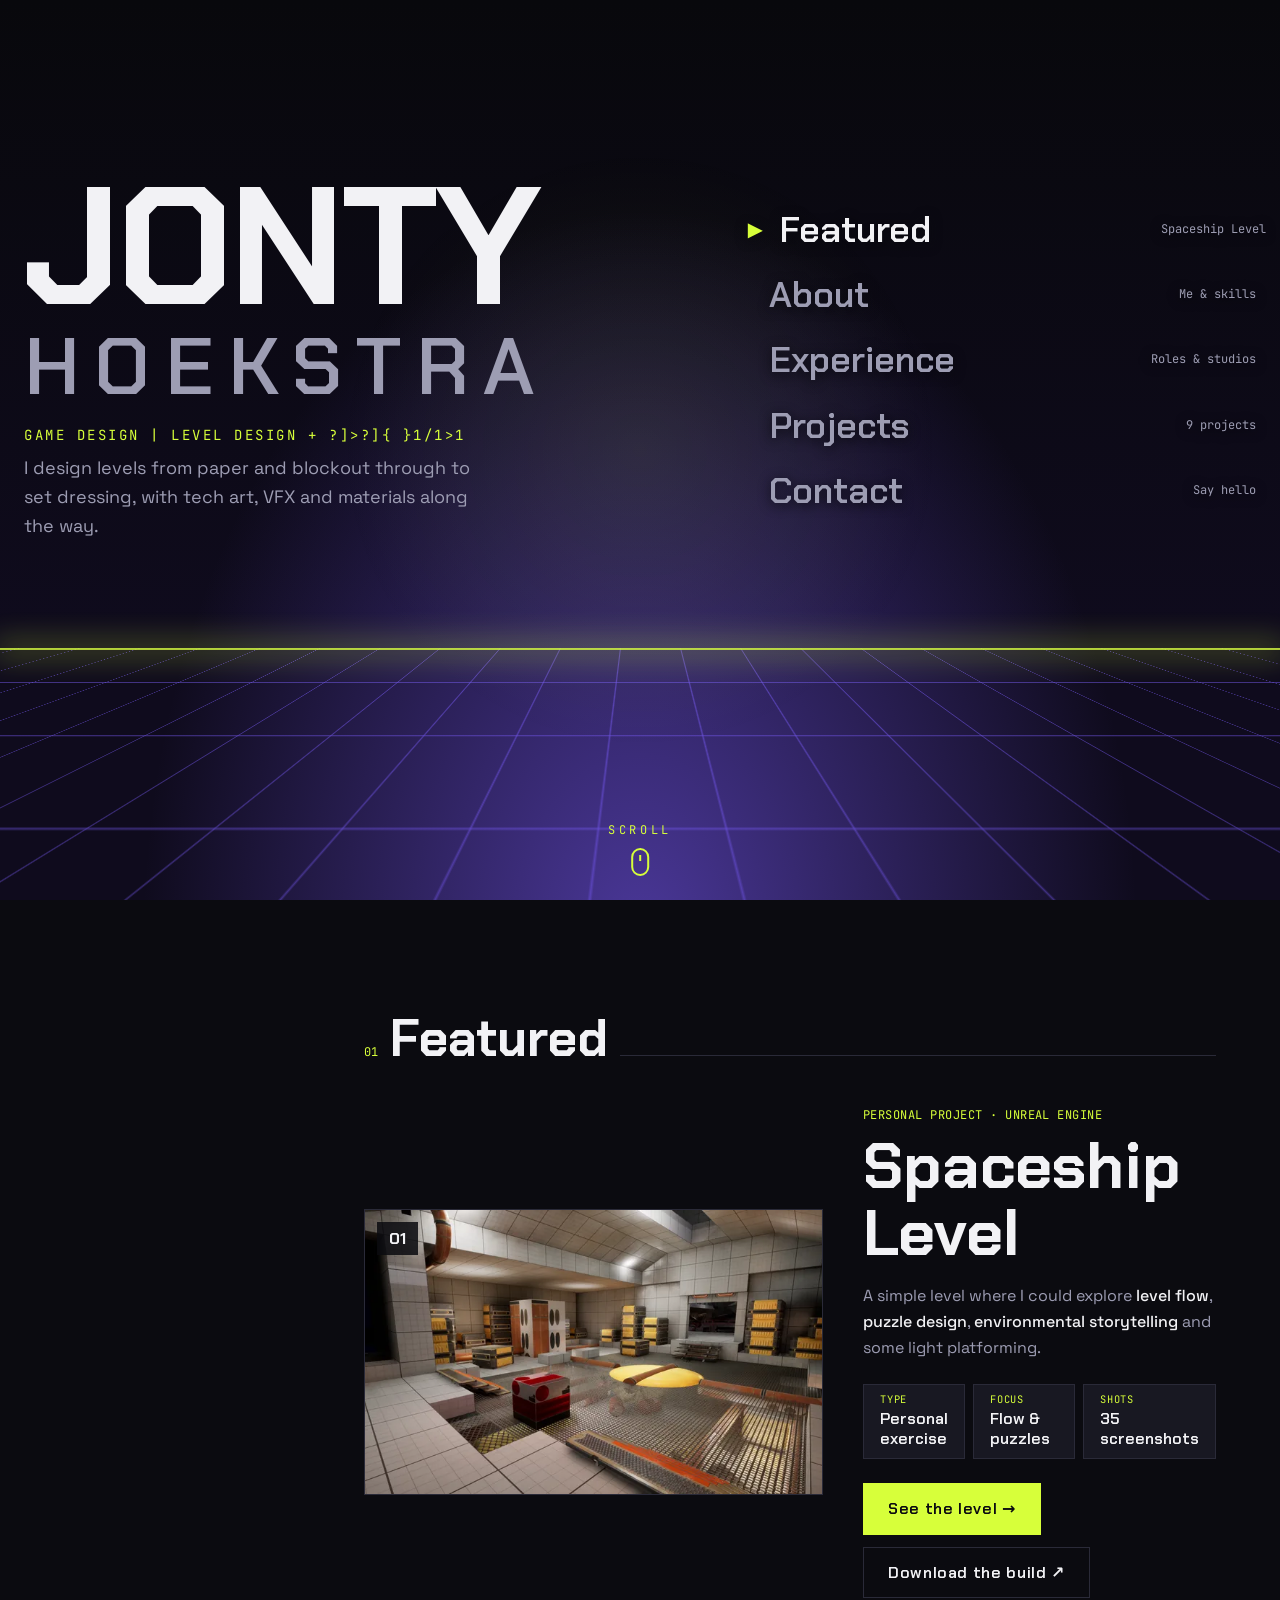
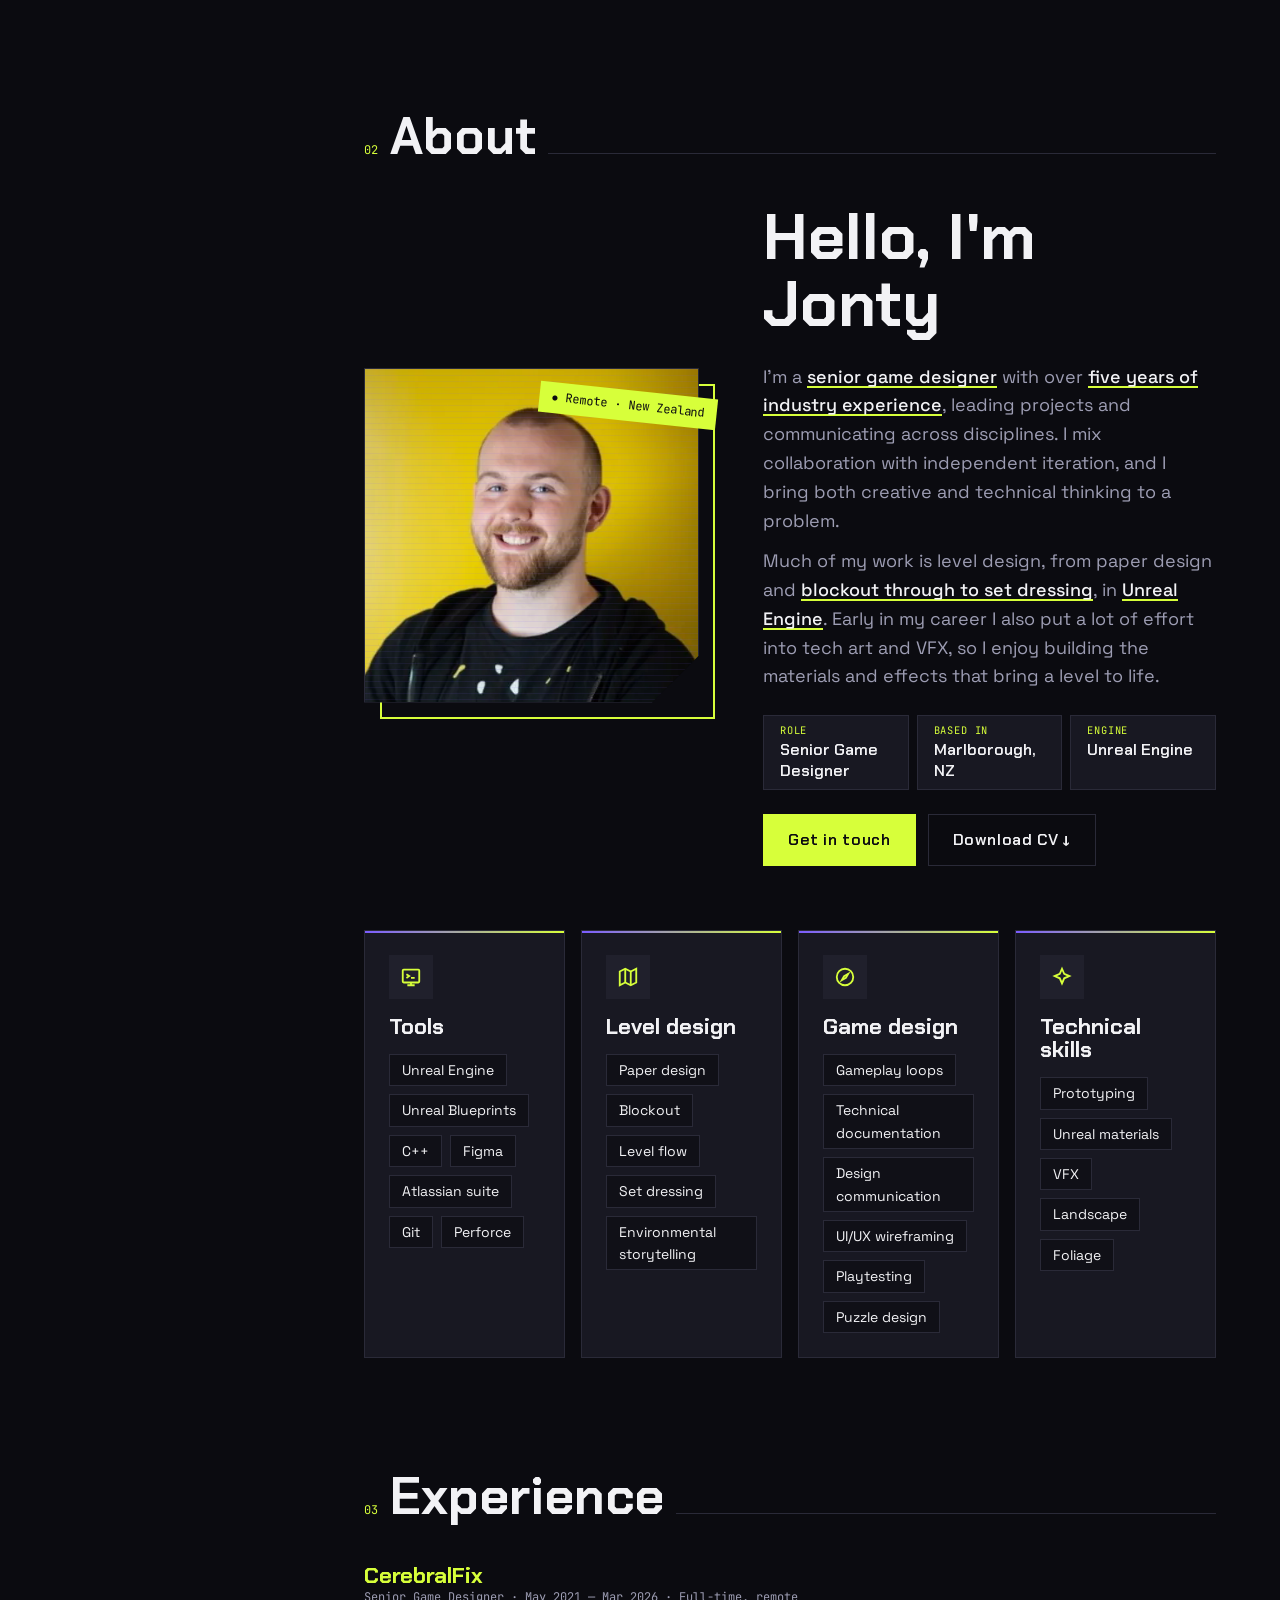
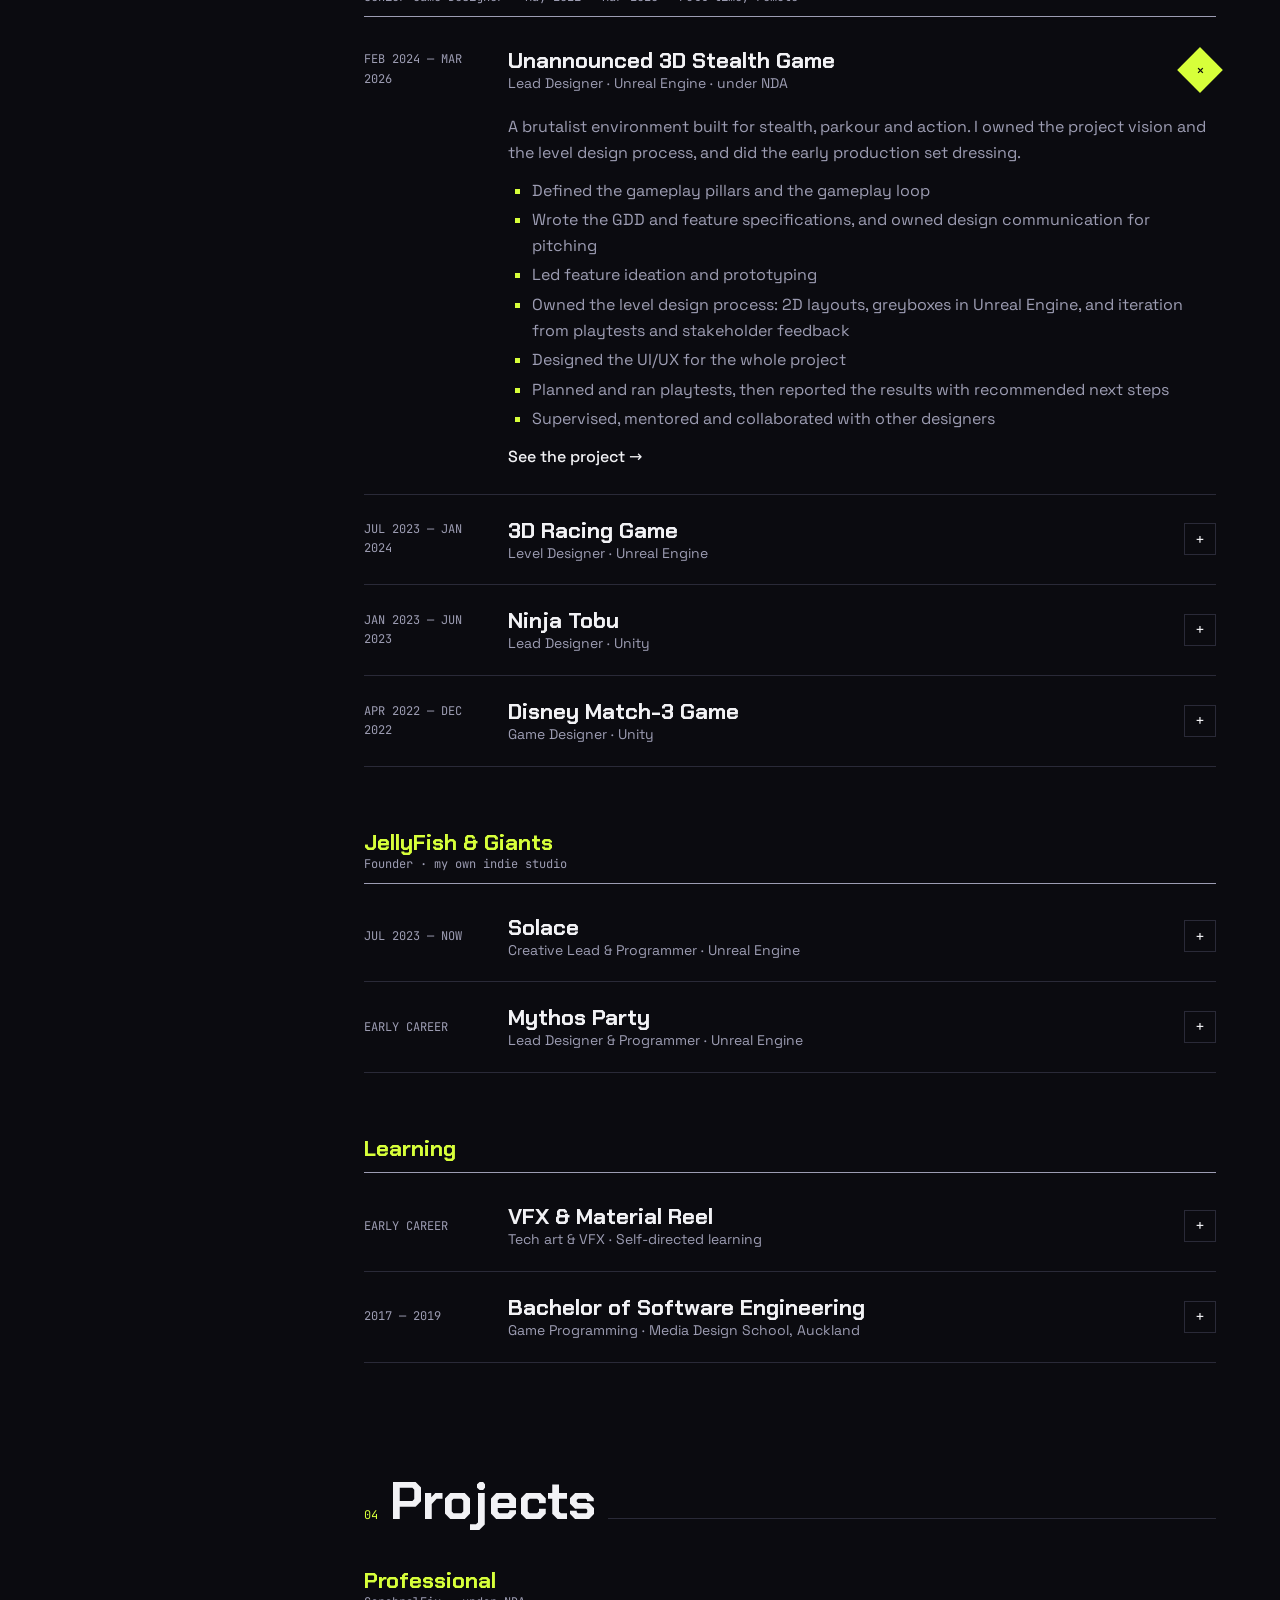
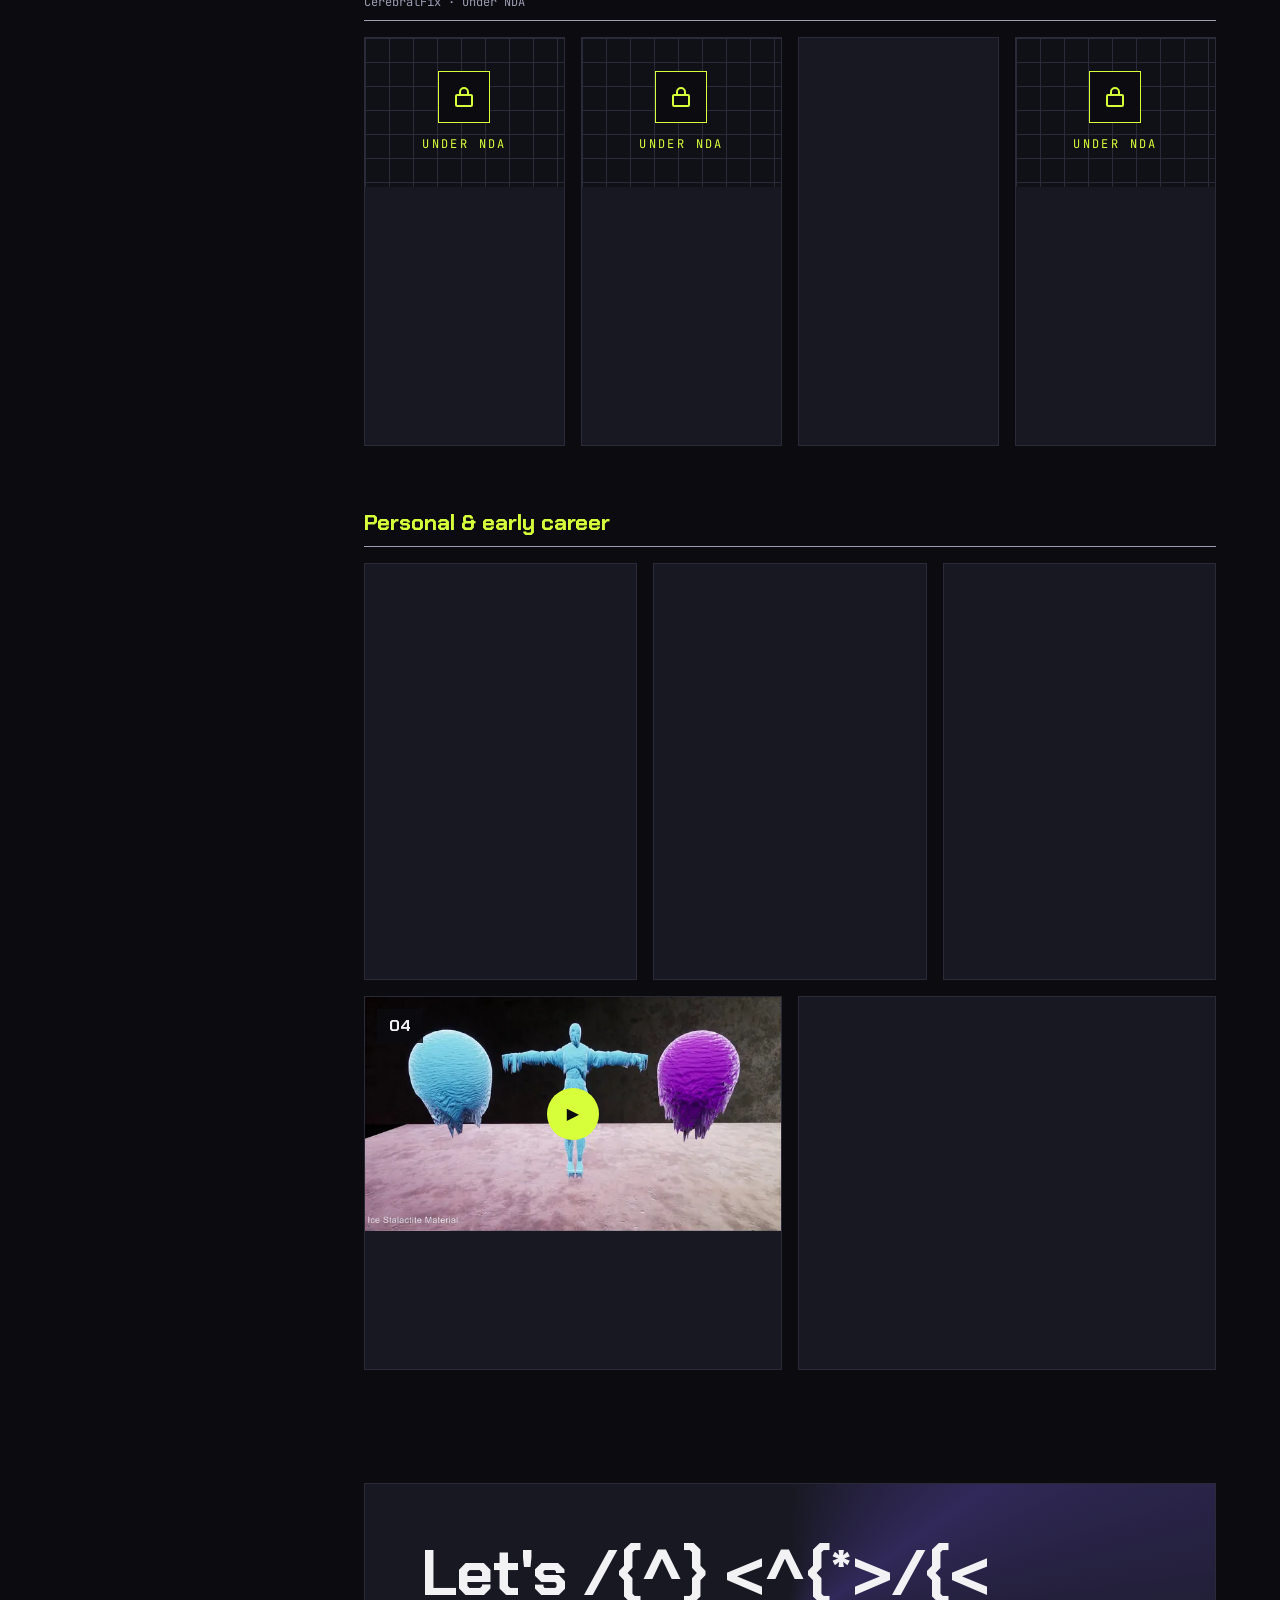
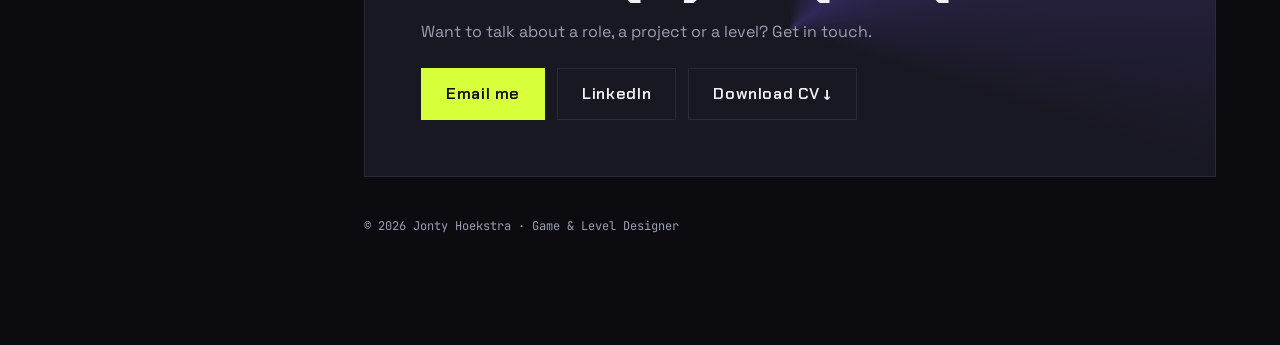
<file: index.html>
<!doctype html>
<html lang="en-GB">
<head>
  <meta charset="utf-8">
  <meta name="viewport" content="width=device-width, initial-scale=1, viewport-fit=cover">
  <title>Jonty Hoekstra — Game &amp; Level Designer</title>
  <meta name="description" content="Jonty Hoekstra is a senior game designer and level designer in New Zealand, working in Unreal Engine from paper design and blockout through to set dressing.">
  <meta name="theme-color" content="#0b0b10">
  <meta property="og:title" content="Jonty Hoekstra — Game &amp; Level Designer">
  <meta property="og:description" content="Jonty Hoekstra is a senior game designer and level designer in New Zealand, working in Unreal Engine from paper design and blockout through to set dressing.">
  <meta property="og:type" content="website">
  <meta property="og:url" content="https://jonty-hoekstra.github.io/">
  <meta property="og:site_name" content="Jonty Hoekstra">
  <meta property="og:image" content="https://jonty-hoekstra.github.io/assets/img/previews/home.jpg">
  <meta property="og:image:width" content="1200">
  <meta property="og:image:height" content="630">
  <meta property="og:image:alt" content="A rotating yellow puzzle platform in a cargo bay, from Spaceship Level by Jonty Hoekstra">
  <meta name="twitter:card" content="summary_large_image">
  <link rel="canonical" href="https://jonty-hoekstra.github.io/">
  <link rel="icon" href="assets/img/favicon.svg" type="image/svg+xml">
  <link rel="stylesheet" href="assets/css/tokens.css">
  <link rel="stylesheet" href="assets/css/base.css">
  <link rel="stylesheet" href="assets/css/layout.css">
  <link rel="stylesheet" href="assets/css/components.css">
  <script>document.documentElement.classList.add('js');</script>
</head>
<body id="top">
<a class="skip-link" href="#main">Skip to content</a>

<header class="splash" data-splash>
  <div class="splash__sky"></div>
  <div class="splash__floor"></div>
  <div class="splash__horizon"></div>
  <div class="splash__motes" data-splash-motes aria-hidden="true"></div>
  <div class="splash__inner">
    <div>
      <h1 class="splash__name" aria-label="Jonty Hoekstra"><span class="splash__first" aria-hidden="true"><span class="splash__letter">J</span><span class="splash__letter">O</span><span class="splash__letter">N</span><span class="splash__letter">T</span><span class="splash__letter">Y</span></span><span class="splash__surname" aria-hidden="true">HOEKSTRA</span></h1>
      <p class="splash__role" data-scramble>GAME DESIGN | LEVEL DESIGN | UNREAL ENGINE</p>
      <p class="splash__tagline">I design levels from paper and blockout through to set dressing, with tech art, VFX and materials along the way.</p>
    </div>
    <nav aria-label="Main">
      <ul class="splash-menu" data-splash-menu>
        <li class="splash-menu__item"><a class="splash-menu__link is-selected" href="#featured">Featured <span class="splash-menu__hint">Spaceship Level</span></a></li>
        <li class="splash-menu__item"><a class="splash-menu__link" href="#about">About <span class="splash-menu__hint">Me &amp; skills</span></a></li>
        <li class="splash-menu__item"><a class="splash-menu__link" href="#experience">Experience <span class="splash-menu__hint">Roles &amp; studios</span></a></li>
        <li class="splash-menu__item"><a class="splash-menu__link" href="#projects">Projects <span class="splash-menu__hint">9 projects</span></a></li>
        <li class="splash-menu__item"><a class="splash-menu__link" href="#contact">Contact <span class="splash-menu__hint">Say hello</span></a></li>
      </ul>
    </nav>
  </div>
  <a class="splash__scroll" href="#featured">SCROLL<span class="splash__scroll-icon" aria-hidden="true"></span></a>
</header>

<aside class="panel" data-panel aria-label="Site navigation">
  <a class="panel__identity" href="#top">
    <span class="panel__avatar"><img src="assets/img/about/headshot-400.webp" width="400" height="400" alt="" decoding="async"></span>
    <span><span class="panel__name">JONTY <span class="panel__surname">HOEKSTRA</span></span><span class="panel__role">// game &amp; level designer</span></span>
  </a>
  <ul class="panel__focus" aria-label="Focus">
    <li>Level design</li><li>Unreal Engine</li><li>Blockout</li><li>Tech art</li><li>VFX</li>
  </ul>
  <nav class="panel__nav" aria-label="Sections">
    <ul class="panel-nav" data-panel-nav>
      <li class="panel-nav__marker" data-panel-marker aria-hidden="true">▶</li>
      <li><a class="panel-nav__link" href="#featured">Featured <span class="panel-nav__number">01</span></a></li>
      <li><a class="panel-nav__link" href="#about">About <span class="panel-nav__number">02</span></a></li>
      <li><a class="panel-nav__link" href="#experience">Experience <span class="panel-nav__number">03</span></a></li>
      <li><a class="panel-nav__link" href="#projects">Projects <span class="panel-nav__number">04</span></a></li>
      <li><a class="panel-nav__link" href="#contact">Contact <span class="panel-nav__number">05</span></a></li>
    </ul>
  </nav>
  <div class="panel__progress" aria-hidden="true"><span class="panel__progress-fill" data-panel-progress></span></div>
  <div class="panel__footer">
    <a class="button" href="assets/Docs/jonty-hoekstra-cv.pdf" target="_blank" rel="noopener">Download CV ↓</a>
    <div class="panel__links">
      <a href="mailto:jontyhoekstra@gmail.com">Email</a>
      <a href="https://www.linkedin.com/in/jonty-hoekstra-242988165/" target="_blank" rel="noopener">LinkedIn</a>
    </div>
  </div>
</aside>

<main id="main">
  <section class="section" id="featured">
    <div class="section-heading reveal"><span class="section-heading__index">01</span><h2 class="section-heading__title" data-scramble>Featured</h2><span class="section-heading__rule"></span></div>
    <div class="feature">
      <a class="media feature__media wipe reveal" href="projects/spaceship-level.html">
        <img src="assets/img/spaceship-level/shot-27-1280.webp" srcset="assets/img/spaceship-level/shot-27-640.webp 640w, assets/img/spaceship-level/shot-27-1280.webp 1280w, assets/img/spaceship-level/shot-27-1920.webp 1920w" sizes="(min-width: 60rem) 45vw, 100vw" width="1920" height="1181" alt="A cargo bay on a spaceship with a yellow puzzle platform that rotates" loading="lazy" decoding="async">
        <span class="media__badge">01</span>
      </a>
      <div class="reveal">
        <p class="eyebrow">PERSONAL PROJECT · UNREAL ENGINE</p>
        <h3 class="feature__title">Spaceship Level</h3>
        <p class="feature__text">A simple level where I could explore <span class="highlight">level flow</span>, <span class="highlight">puzzle design</span>, <span class="highlight">environmental storytelling</span> and some light platforming.</p>
        <ul class="facts">
          <li class="facts__item"><span class="facts__label">Type</span>Personal exercise</li>
          <li class="facts__item"><span class="facts__label">Focus</span>Flow &amp; puzzles</li>
          <li class="facts__item"><span class="facts__label">Shots</span>35 screenshots</li>
        </ul>
        <div class="button-row"><a class="button" href="projects/spaceship-level.html">See the level →</a><a class="button button--ghost" href="https://drive.google.com/file/d/1QdIZ13BJ2zXVKfFjEv_tZZO0HAKEH8UP/view?usp=sharing" target="_blank" rel="noopener">Download the build ↗</a></div>
      </div>
    </div>
  </section>

  <section class="section" id="about">
    <div class="section-heading reveal"><span class="section-heading__index">02</span><h2 class="section-heading__title" data-scramble>About</h2><span class="section-heading__rule"></span></div>
    <div class="about">
      <div class="portrait reveal" data-tilt>
        <div class="portrait__frame" aria-hidden="true"></div>
        <div class="portrait__image"><img src="assets/img/about/headshot-400.webp" width="400" height="400" alt="Jonty Hoekstra smiling, in front of a yellow wall" loading="lazy" decoding="async"></div>
        <span class="portrait__tag">● Remote · New Zealand</span>
      </div>
      <div class="about__text reveal">
        <h3 class="about__title" data-scramble>Hello, I'm Jonty</h3>
        <p>I'm a <span class="highlight">senior game designer</span> with over <span class="highlight">five years of industry experience</span>, leading projects and communicating across disciplines. I mix collaboration with independent iteration, and I bring both creative and technical thinking to a problem.</p>
        <p>Much of my work is level design, from paper design and <span class="highlight">blockout through to set dressing</span>, in <span class="highlight">Unreal Engine</span>. Early in my career I also put a lot of effort into tech art and VFX, so I enjoy building the materials and effects that bring a level to life.</p>
        <ul class="facts">
          <li class="facts__item"><span class="facts__label">Role</span>Senior Game Designer</li>
          <li class="facts__item"><span class="facts__label">Based in</span>Marlborough, NZ</li>
          <li class="facts__item"><span class="facts__label">Engine</span>Unreal Engine</li>
        </ul>
        <div class="button-row">
          <a class="button" href="#contact">Get in touch</a>
          <a class="button button--ghost" href="assets/Docs/jonty-hoekstra-cv.pdf" target="_blank" rel="noopener">Download CV ↓</a>
        </div>
      </div>
    </div>
    <div class="tiles">
        <div class="tile reveal"><span class="tile__icon" aria-hidden="true"><svg viewBox="0 0 24 24" fill="none" stroke="currentColor" stroke-width="2"><rect x="3" y="4" width="18" height="14" rx="1"/><path d="M8 21h8M12 18v3M7 9l3 2-3 2M12 13h4"/></svg></span><h3 class="tile__title">Tools</h3>
          <ul class="pills"><li>Unreal Engine</li><li>Unreal Blueprints</li><li>C++</li><li>Figma</li><li>Atlassian suite</li><li>Git</li><li>Perforce</li></ul></div>
        <div class="tile reveal"><span class="tile__icon" aria-hidden="true"><svg viewBox="0 0 24 24" fill="none" stroke="currentColor" stroke-width="2"><path d="M3 6l6-3 6 3 6-3v15l-6 3-6-3-6 3z"/><path d="M9 3v15M15 6v15"/></svg></span><h3 class="tile__title">Level design</h3>
          <ul class="pills"><li>Paper design</li><li>Blockout</li><li>Level flow</li><li>Set dressing</li><li>Environmental storytelling</li></ul></div>
        <div class="tile reveal"><span class="tile__icon" aria-hidden="true"><svg viewBox="0 0 24 24" fill="none" stroke="currentColor" stroke-width="2"><circle cx="12" cy="12" r="9"/><path d="M15.5 8.5 13 13l-4.5 2.5L11 11z"/></svg></span><h3 class="tile__title">Game design</h3>
          <ul class="pills"><li>Gameplay loops</li><li>Technical documentation</li><li>Design communication</li><li>UI/UX wireframing</li><li>Playtesting</li><li>Puzzle design</li></ul></div>
        <div class="tile reveal"><span class="tile__icon" aria-hidden="true"><svg viewBox="0 0 24 24" fill="none" stroke="currentColor" stroke-width="2"><path d="M12 3l2.4 5.6L20 11l-5.6 2.4L12 19l-2.4-5.6L4 11l5.6-2.4z"/></svg></span><h3 class="tile__title">Technical skills</h3>
          <ul class="pills"><li>Prototyping</li><li>Unreal materials</li><li>VFX</li><li>Landscape</li><li>Foliage</li></ul></div>
    </div>
  </section>

  <section class="section" id="experience">
    <div class="section-heading reveal"><span class="section-heading__index">03</span><h2 class="section-heading__title" data-scramble>Experience</h2><span class="section-heading__rule"></span></div>
    <div class="experience">
      <h3 class="experience__group">CerebralFix<span class="experience__group-detail">Senior Game Designer · May 2021 — Mar 2026 · Full-time, remote</span></h3>
      <details class="experience__entry reveal" open>
        <summary class="experience__summary"><span class="experience__when">FEB 2024 — MAR 2026</span><h4 class="experience__title">Unannounced 3D Stealth Game<span class="experience__subtitle">Lead Designer · Unreal Engine · under NDA</span></h4><span class="experience__toggle" aria-hidden="true">+</span></summary>
        <div class="experience__body"><p>A brutalist environment built for stealth, parkour and action. I owned the project vision and the level design process, and did the early production set dressing.</p><ul class="experience__list"><li>Defined the gameplay pillars and the gameplay loop</li><li>Wrote the GDD and feature specifications, and owned design communication for pitching</li><li>Led feature ideation and prototyping</li><li>Owned the level design process: 2D layouts, greyboxes in Unreal Engine, and iteration from playtests and stakeholder feedback</li><li>Designed the UI/UX for the whole project</li><li>Planned and ran playtests, then reported the results with recommended next steps</li><li>Supervised, mentored and collaborated with other designers</li></ul><a class="highlight" href="projects/stealth-game.html">See the project →</a></div>
      </details>
      <details class="experience__entry reveal">
        <summary class="experience__summary"><span class="experience__when">JUL 2023 — JAN 2024</span><h4 class="experience__title">3D Racing Game<span class="experience__subtitle">Level Designer · Unreal Engine</span></h4><span class="experience__toggle" aria-hidden="true">+</span></summary>
        <div class="experience__body"><ul class="experience__list"><li>Track development: floor maps in Figma, in-engine track building and terrain set dressing</li><li>New UI/UX flows in Figma, implemented with the art team</li></ul><a class="highlight" href="projects/racing-game.html">See the project →</a></div>
      </details>
      <details class="experience__entry reveal">
        <summary class="experience__summary"><span class="experience__when">JAN 2023 — JUN 2023</span><h4 class="experience__title">Ninja Tobu<span class="experience__subtitle">Lead Designer · Unity</span></h4><span class="experience__toggle" aria-hidden="true">+</span></summary>
        <div class="experience__body"><ul class="experience__list"><li>Defined the project roadmap, the vision and the update cycle</li><li>Ran production: Jira, scoping, stand-ups, sprint reviews and planning</li><li>Owned the level design process and level creation</li><li>Designed and documented new features, and revamped the menus and UI flows</li></ul><a class="highlight" href="projects/ninja-tobu.html">See the project →</a></div>
      </details>
      <details class="experience__entry reveal">
        <summary class="experience__summary"><span class="experience__when">APR 2022 — DEC 2022</span><h4 class="experience__title">Disney Match-3 Game<span class="experience__subtitle">Game Designer · Unity</span></h4><span class="experience__toggle" aria-hidden="true">+</span></summary>
        <div class="experience__body"><ul class="experience__list"><li>Level creation and level balancing</li><li>Feature specifications, with client communication and collaboration</li></ul><a class="highlight" href="projects/disney-match-3.html">See the project →</a></div>
      </details>
      <h3 class="experience__group">JellyFish &amp; Giants<span class="experience__group-detail">Founder · my own indie studio</span></h3>
      <details class="experience__entry reveal">
        <summary class="experience__summary"><span class="experience__when">JUL 2023 — NOW</span><h4 class="experience__title">Solace<span class="experience__subtitle">Creative Lead &amp; Programmer · Unreal Engine</span></h4><span class="experience__toggle" aria-hidden="true">+</span></summary>
        <div class="experience__body"><ul class="experience__list"><li>Created the pitch for CODE, with market research, project documentation and a roadmap</li><li>Programmed the core systems and prototyped the game loop</li><li>Set the design pillars and the art and sound direction</li></ul><a class="highlight" href="projects/solace.html">See Solace →</a></div>
      </details>
      <details class="experience__entry reveal">
        <summary class="experience__summary"><span class="experience__when">EARLY CAREER</span><h4 class="experience__title">Mythos Party<span class="experience__subtitle">Lead Designer &amp; Programmer · Unreal Engine</span></h4><span class="experience__toggle" aria-hidden="true">+</span></summary>
        <div class="experience__body"><ul class="experience__list"><li>Designed the core combat loop, the weapons and the abilities, including a MOBA-style “Paragon” system</li><li>Implemented multiplayer abilities in C++, including most of the minor god abilities and their VFX</li><li>Designed three maps, from paper design to the in-engine build and set dressing</li></ul><a class="highlight" href="projects/mythos-party.html">See the maps →</a></div>
      </details>
      <h3 class="experience__group">Learning</h3>
      <details class="experience__entry reveal">
        <summary class="experience__summary"><span class="experience__when">EARLY CAREER</span><h4 class="experience__title">VFX &amp; Material Reel<span class="experience__subtitle">Tech art &amp; VFX · Self-directed learning</span></h4><span class="experience__toggle" aria-hidden="true">+</span></summary>
        <div class="experience__body"><p>I put a lot of effort into learning tech art and VFX: materials, effects and the tools behind them. I still use it in my own projects, such as Solace.</p><a class="highlight" href="projects/vfx-material-showcase.html">Watch the reel →</a></div>
      </details>
      <details class="experience__entry reveal">
        <summary class="experience__summary"><span class="experience__when">2017 — 2019</span><h4 class="experience__title">Bachelor of Software Engineering<span class="experience__subtitle">Game Programming · Media Design School, Auckland</span></h4><span class="experience__toggle" aria-hidden="true">+</span></summary>
        <div class="experience__body"><p>A software engineering degree with a game programming focus.</p></div>
      </details>
    </div>
  </section>

  <section class="section" id="projects">
    <div class="section-heading reveal"><span class="section-heading__index">04</span><h2 class="section-heading__title" data-scramble>Projects</h2><span class="section-heading__rule"></span></div>
    <h3 class="project-group">Professional<span class="project-group__detail">CerebralFix · under NDA</span></h3>
    <div class="card-grid card-grid--four">
        <a class="project-card reveal" href="projects/stealth-game.html" data-tilt>
          <div class="media project-card__media project-card__media--nda"><span class="project-card__lock"><svg viewBox="0 0 24 24" fill="none" stroke="currentColor" stroke-width="2" aria-hidden="true"><rect x="4" y="10" width="16" height="11" rx="1"/><path d="M8 10V7a4 4 0 0 1 8 0v3"/></svg></span><span class="project-card__nda">UNDER NDA</span></div>
          <div class="project-card__body">
            <h3 class="project-card__title">Unannounced 3D Stealth Game</h3>
            <p class="project-card__text">Lead designer on a brutalist stealth, parkour and action game.</p>
            <ul class="tags"><li>UNREAL</li><li>LEAD DESIGNER</li><li>2024 — 2026</li></ul>
          </div>
        </a>
        <a class="project-card reveal" href="projects/racing-game.html" data-tilt>
          <div class="media project-card__media project-card__media--nda"><span class="project-card__lock"><svg viewBox="0 0 24 24" fill="none" stroke="currentColor" stroke-width="2" aria-hidden="true"><rect x="4" y="10" width="16" height="11" rx="1"/><path d="M8 10V7a4 4 0 0 1 8 0v3"/></svg></span><span class="project-card__nda">UNDER NDA</span></div>
          <div class="project-card__body">
            <h3 class="project-card__title">3D Racing Game</h3>
            <p class="project-card__text">Track development and UI/UX flows as level designer.</p>
            <ul class="tags"><li>UNREAL</li><li>LEVEL DESIGNER</li><li>2023 — 2024</li></ul>
          </div>
        </a>
        <a class="project-card reveal" href="projects/ninja-tobu.html" data-tilt>
          <div class="media project-card__media project-card__media--nda"><span class="project-card__lock"><svg viewBox="0 0 24 24" fill="none" stroke="currentColor" stroke-width="2" aria-hidden="true"><rect x="4" y="10" width="16" height="11" rx="1"/><path d="M8 10V7a4 4 0 0 1 8 0v3"/></svg></span><span class="project-card__nda">UNDER NDA</span></div>
          <div class="project-card__body">
            <h3 class="project-card__title">Ninja Tobu</h3>
            <p class="project-card__text">Roadmap, production and level design as lead designer.</p>
            <ul class="tags"><li>UNITY</li><li>LEAD DESIGNER</li><li>2023</li></ul>
          </div>
        </a>
        <a class="project-card reveal" href="projects/disney-match-3.html" data-tilt>
          <div class="media project-card__media project-card__media--nda"><span class="project-card__lock"><svg viewBox="0 0 24 24" fill="none" stroke="currentColor" stroke-width="2" aria-hidden="true"><rect x="4" y="10" width="16" height="11" rx="1"/><path d="M8 10V7a4 4 0 0 1 8 0v3"/></svg></span><span class="project-card__nda">UNDER NDA</span></div>
          <div class="project-card__body">
            <h3 class="project-card__title">Disney Match-3 Game</h3>
            <p class="project-card__text">Level creation, balancing and feature specifications.</p>
            <ul class="tags"><li>UNITY</li><li>GAME DESIGNER</li><li>2022</li></ul>
          </div>
        </a>
    </div>
    <h3 class="project-group">Personal &amp; early career</h3>
    <div class="card-grid card-grid--five">
        <a class="project-card reveal" href="projects/cathedral-scene.html" data-tilt>
          <div class="media project-card__media"><img src="assets/img/cathedral-scene/interior-01-1280.webp" srcset="assets/img/cathedral-scene/interior-01-640.webp 640w, assets/img/cathedral-scene/interior-01-1280.webp 1280w, assets/img/cathedral-scene/interior-01-1920.webp 1920w" sizes="(min-width: 80rem) 25vw, (min-width: 60rem) 60vw, 100vw" width="1920" height="1539" alt="The nave from the entrance, lit by candles in the side chapels and a window above the altar" loading="lazy" decoding="async"><span class="media__badge">01</span></div>
          <div class="project-card__body">
            <h3 class="project-card__title">Cathedral Scene</h3>
            <p class="project-card__text">A cathedral blockout, from reference gathering to a lighting pass.</p>
            <ul class="tags"><li>UNREAL</li><li>BLOCKOUT</li><li>LIGHTING</li></ul>
          </div>
        </a>
        <a class="project-card reveal" href="projects/spaceship-level.html" data-tilt>
          <div class="media project-card__media"><img src="assets/img/spaceship-level/shot-23-1280.webp" srcset="assets/img/spaceship-level/shot-23-640.webp 640w, assets/img/spaceship-level/shot-23-1280.webp 1280w, assets/img/spaceship-level/shot-23-1920.webp 1920w" sizes="(min-width: 60rem) 25vw, (min-width: 40rem) 50vw, 100vw" width="1920" height="1181" alt="A hangar with storage racks and yellow floor lights, from Spaceship Level" loading="lazy" decoding="async"><span class="media__badge">02</span></div>
          <div class="project-card__body">
            <h3 class="project-card__title">Spaceship Level</h3>
            <p class="project-card__text">A level design exercise in flow, puzzles, environmental storytelling and light platforming.</p>
            <ul class="tags"><li>UNREAL</li><li>PERSONAL</li><li>LEVEL DESIGN</li></ul>
          </div>
        </a>
        <a class="project-card reveal" href="projects/solace.html" data-tilt>
          <div class="media project-card__media"><img src="assets/img/solace/tile-animation-poster.webp" width="800" height="552" alt="The current build of Solace from a high angle: glowing coloured roots across floating tiles" loading="lazy" decoding="async"><span class="media__badge">03</span></div>
          <div class="project-card__body">
            <h3 class="project-card__title">Solace</h3>
            <p class="project-card__text">A cosy puzzle strategy game about growing the roots of a World Tree. I'm the creative lead and programmer.</p>
            <ul class="tags"><li>UNREAL</li><li>PUZZLE STRATEGY</li><li>IN DEVELOPMENT</li></ul>
          </div>
        </a>
        <a class="project-card reveal" href="projects/vfx-material-showcase.html" data-tilt>
          <div class="media project-card__media"><img src="assets/img/vfx-material-showcase/reel-poster-1280.webp" srcset="assets/img/vfx-material-showcase/reel-poster-640.webp 640w, assets/img/vfx-material-showcase/reel-poster-1280.webp 1280w" sizes="(min-width: 80rem) 35vw, (min-width: 60rem) 30vw, (min-width: 40rem) 50vw, 100vw" width="1280" height="720" alt="Ice stalactite material on a figure and two spheres, from the VFX and material reel" loading="lazy" decoding="async"><span class="video-embed__play video-embed__play--small" aria-hidden="true">▶</span><span class="media__badge">04</span></div>
          <div class="project-card__body">
            <h3 class="project-card__title">VFX &amp; Material Showcase</h3>
            <p class="project-card__text">Tech art, VFX and materials from early in my career.</p>
            <ul class="tags"><li>VIDEO</li><li>VFX</li><li>MATERIALS</li></ul>
          </div>
        </a>
        <a class="project-card reveal" href="projects/mythos-party.html" data-tilt>
          <div class="media project-card__media"><img src="assets/img/mythos-party/capsule-art-1280.webp" srcset="assets/img/mythos-party/capsule-art-640.webp 640w, assets/img/mythos-party/capsule-art-1280.webp 1280w, assets/img/mythos-party/capsule-art-1920.webp 1920w" sizes="(min-width: 80rem) 35vw, (min-width: 60rem) 30vw, (min-width: 40rem) 50vw, 100vw" width="1920" height="1080" alt="Mythos Party capsule art: Zeus and the gods behind the game logo" loading="lazy" decoding="async"><span class="media__badge">05</span></div>
          <div class="project-card__body">
            <h3 class="project-card__title">Mythos Party</h3>
            <p class="project-card__text">Three maps I designed for Mythos Party, from paper to set dressing.</p>
            <ul class="tags"><li>UNREAL</li><li>LEAD DESIGNER</li><li>3 MAPS</li></ul>
          </div>
        </a>
    </div>
  </section>

  <section class="section" id="contact">
    <div class="contact reveal">
      <h2 class="contact__title" data-scramble>Let's work together</h2>
      <p class="contact__text">Want to talk about a role, a project or a level? Get in touch.</p>
      <div class="button-row">
        <a class="button" href="mailto:jontyhoekstra@gmail.com">Email me</a>
        <a class="button button--ghost" href="https://www.linkedin.com/in/jonty-hoekstra-242988165/" target="_blank" rel="noopener">LinkedIn</a>
        <a class="button button--ghost" href="assets/Docs/jonty-hoekstra-cv.pdf" target="_blank" rel="noopener">Download CV ↓</a>
      </div>
    </div>
    <p class="site-footer">© 2026 Jonty Hoekstra · Game &amp; Level Designer</p>
  </section>
</main>

<script src="assets/js/motion.js" defer></script>
<script src="assets/js/splash.js" defer></script>
<script src="assets/js/panel.js" defer></script>
<script src="assets/js/reveal.js" defer></script>
<script src="assets/js/tilt.js" defer></script>
</body>
</html>
</file>
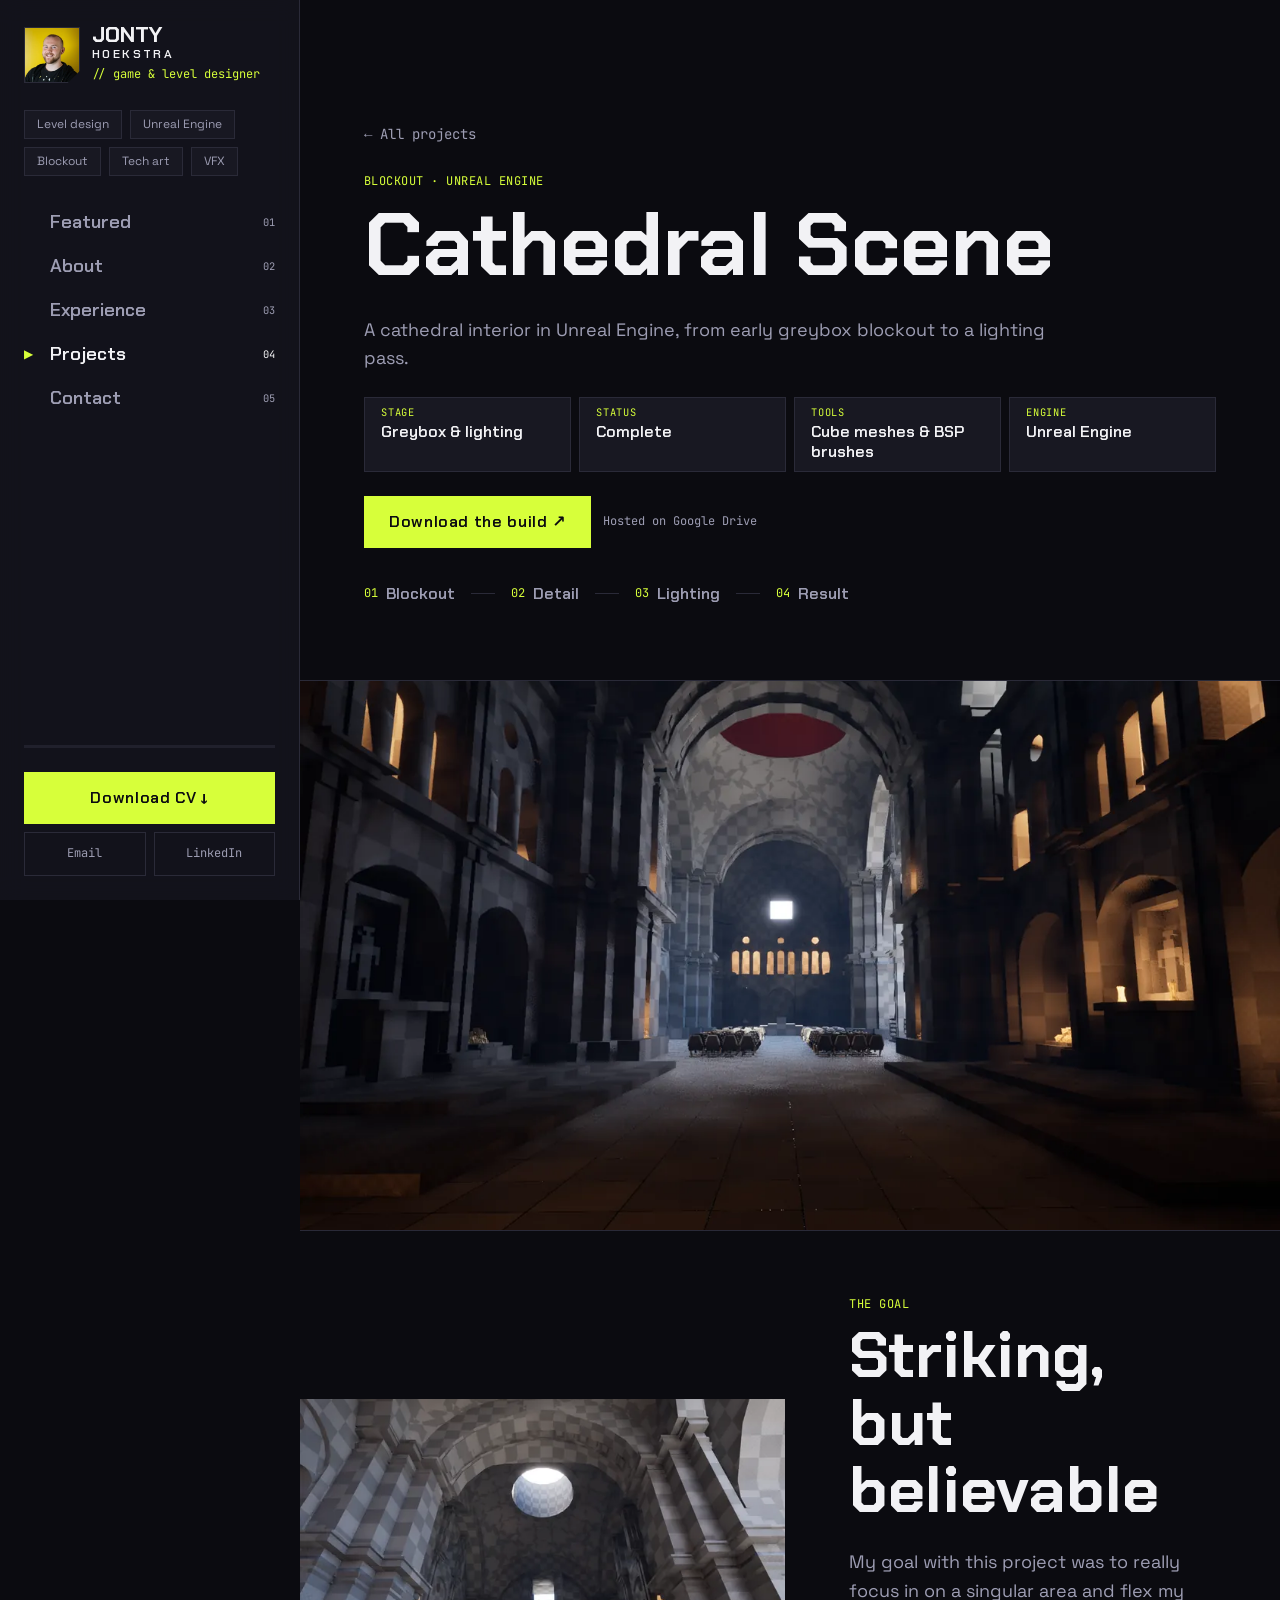
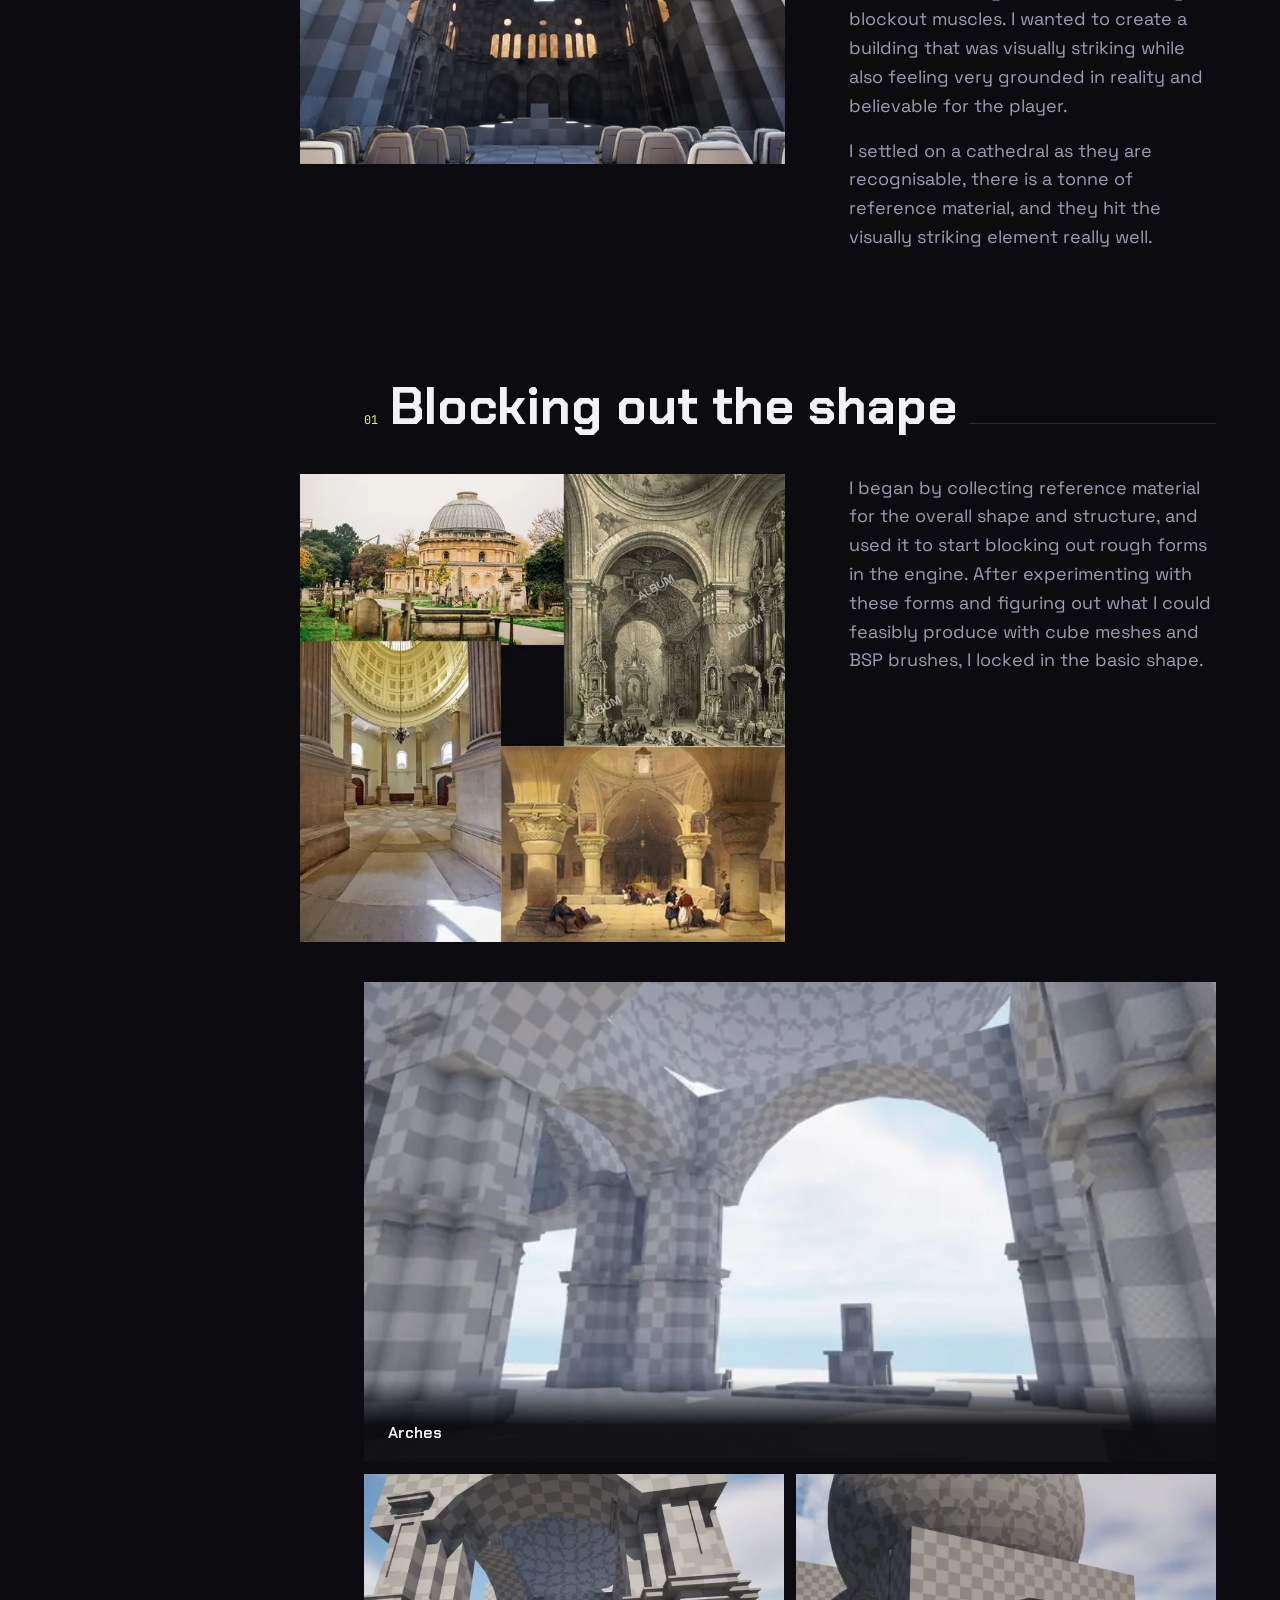
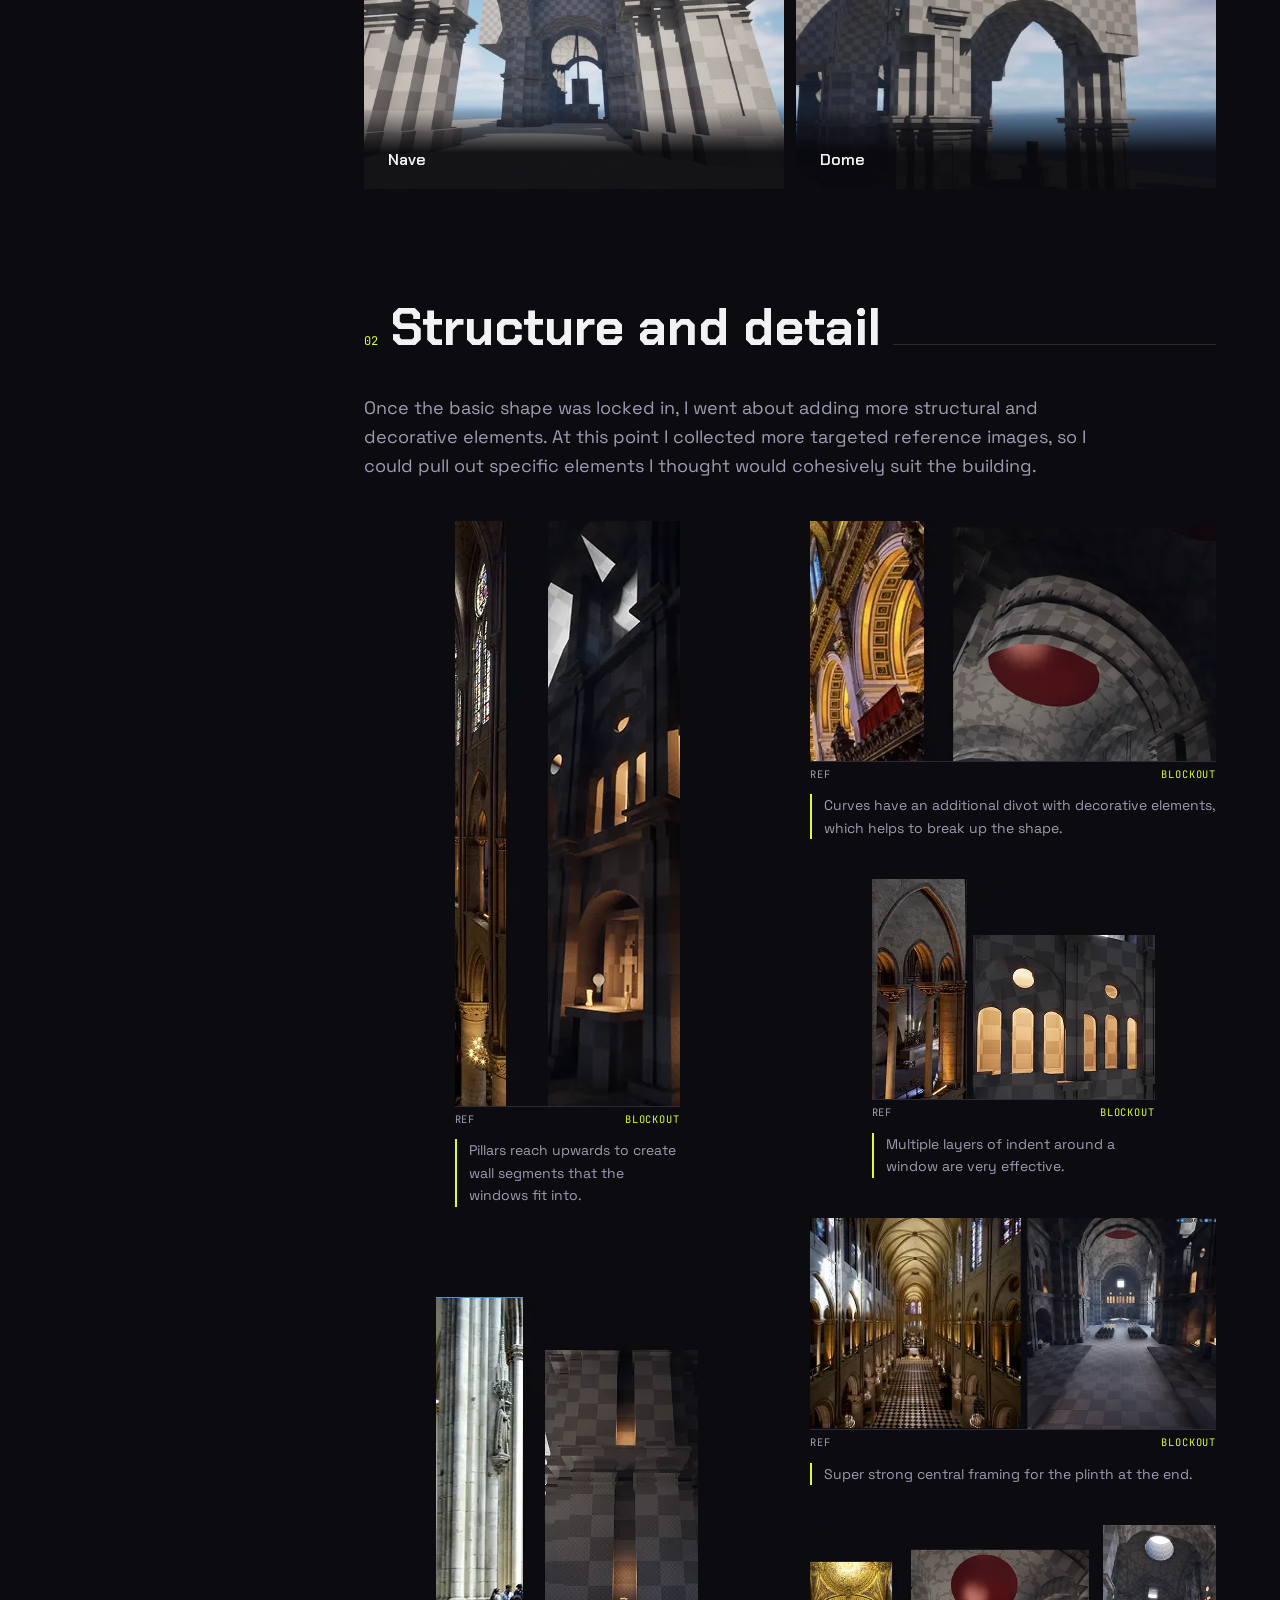
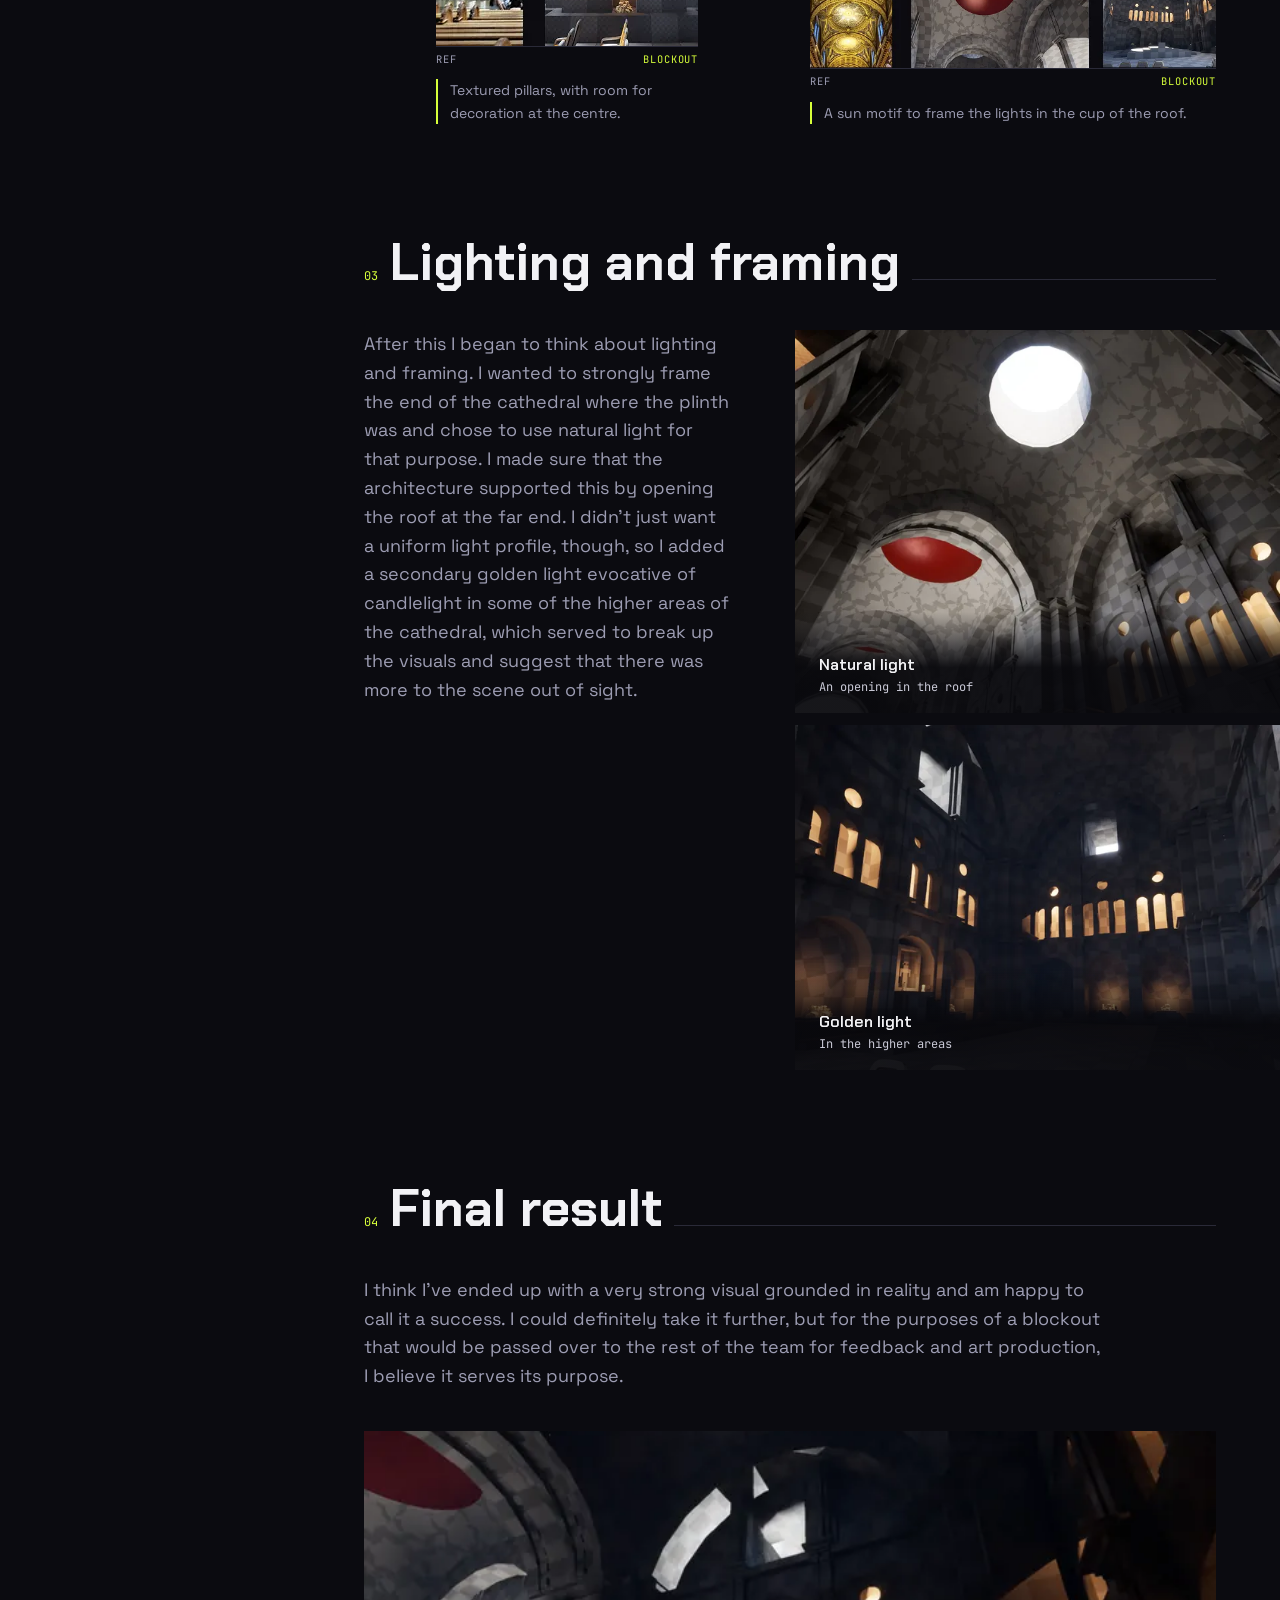
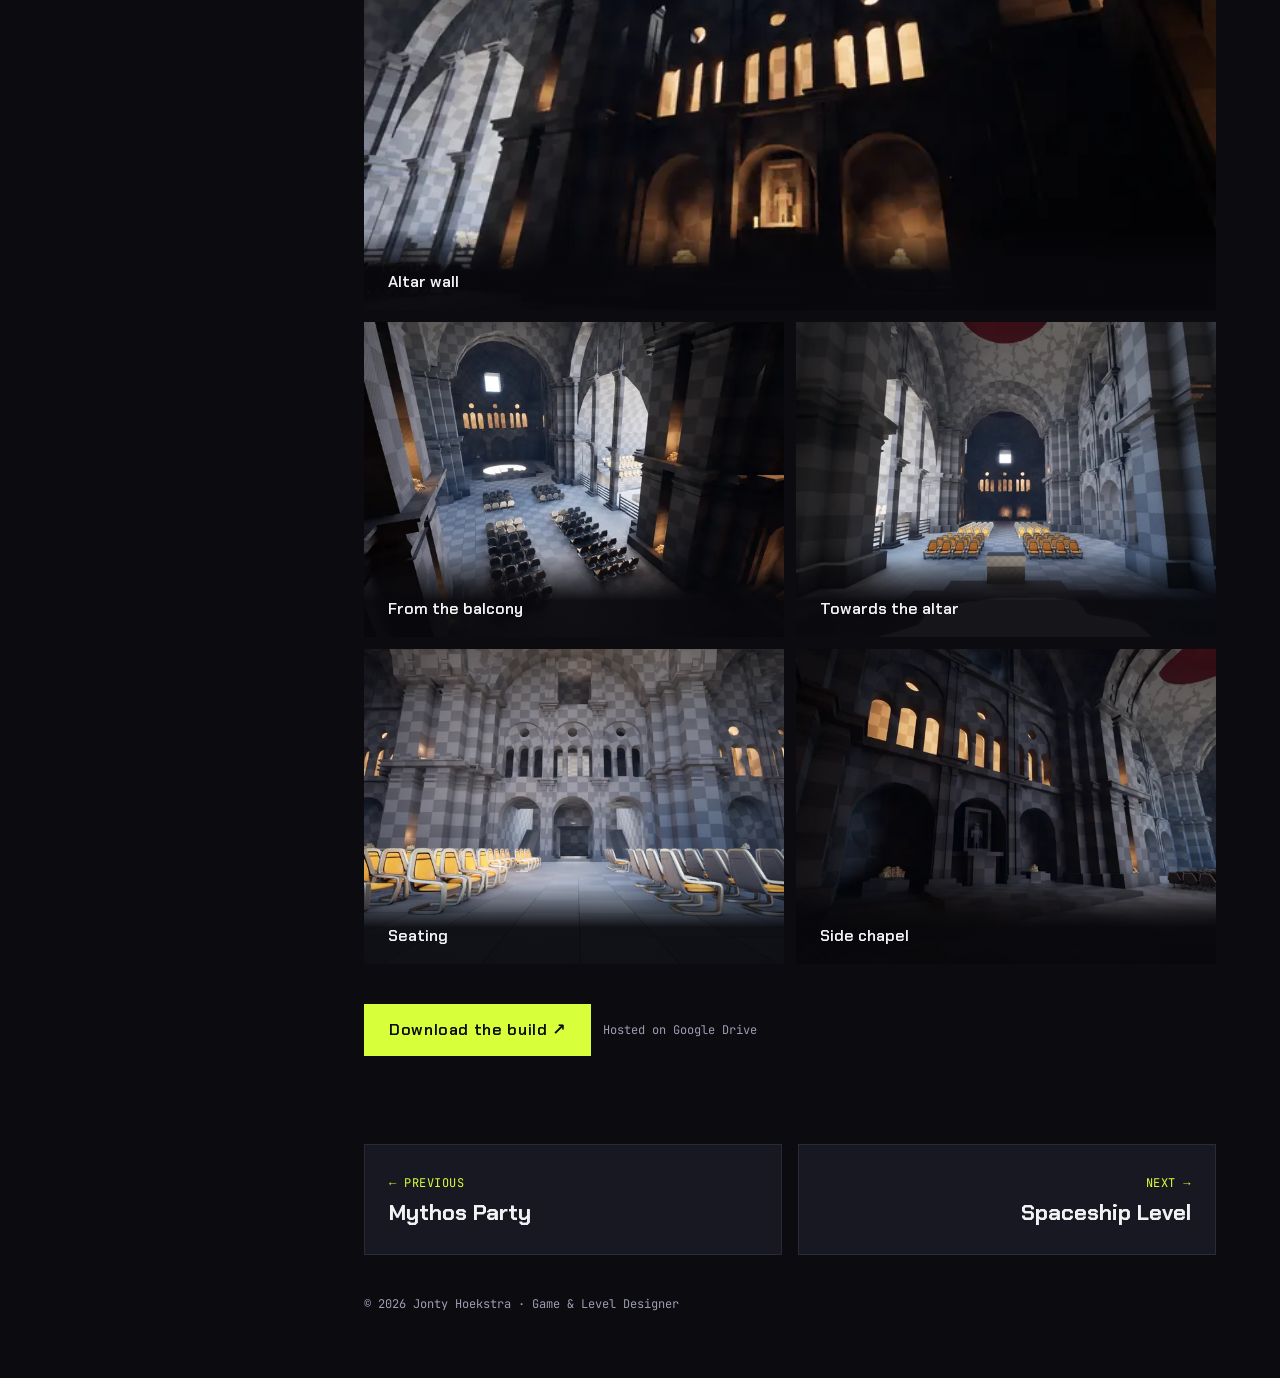
<file: projects/cathedral-scene.html>
<!doctype html>
<html lang="en-GB">
<head>
  <meta charset="utf-8">
  <meta name="viewport" content="width=device-width, initial-scale=1, viewport-fit=cover">
  <title>Cathedral Scene — Jonty Hoekstra, Game &amp; Level Designer</title>
  <meta name="description" content="Cathedral Scene: a cathedral blockout in Unreal Engine by Jonty, from reference gathering and greybox blockout to a lighting pass.">
  <meta name="theme-color" content="#0b0b10">
  <meta property="og:title" content="Cathedral Scene — Jonty Hoekstra, Game &amp; Level Designer">
  <meta property="og:description" content="Cathedral Scene: a cathedral blockout in Unreal Engine by Jonty, from reference gathering and greybox blockout to a lighting pass.">
  <meta property="og:type" content="website">
  <meta property="og:url" content="https://jonty-hoekstra.github.io/projects/cathedral-scene.html">
  <meta property="og:site_name" content="Jonty Hoekstra">
  <meta property="og:image" content="https://jonty-hoekstra.github.io/assets/img/previews/cathedral-scene.jpg">
  <meta property="og:image:width" content="1200">
  <meta property="og:image:height" content="630">
  <meta property="og:image:alt" content="The nave from the entrance, lit by candles in the side chapels and a window above the altar">
  <meta name="twitter:card" content="summary_large_image">
  <link rel="canonical" href="https://jonty-hoekstra.github.io/projects/cathedral-scene.html">
  <link rel="icon" href="../assets/img/favicon.svg" type="image/svg+xml">
  <link rel="stylesheet" href="../assets/css/tokens.css">
  <link rel="stylesheet" href="../assets/css/base.css">
  <link rel="stylesheet" href="../assets/css/layout.css">
  <link rel="stylesheet" href="../assets/css/components.css">
  <script>document.documentElement.classList.add('js');</script>
</head>
<body class="is-docked">
<a class="skip-link" href="#main">Skip to content</a>

<aside class="panel" data-panel aria-label="Site navigation">
  <a class="panel__identity" href="../index.html">
    <span class="panel__avatar"><img src="../assets/img/about/headshot-400.webp" width="400" height="400" alt="" decoding="async"></span>
    <span><span class="panel__name">JONTY <span class="panel__surname">HOEKSTRA</span></span><span class="panel__role">// game &amp; level designer</span></span>
  </a>
  <ul class="panel__focus" aria-label="Focus">
    <li>Level design</li><li>Unreal Engine</li><li>Blockout</li><li>Tech art</li><li>VFX</li>
  </ul>
  <nav class="panel__nav" aria-label="Sections">
    <ul class="panel-nav" data-panel-nav>
      <li class="panel-nav__marker" data-panel-marker aria-hidden="true">▶</li>
      <li><a class="panel-nav__link" href="../index.html#featured">Featured <span class="panel-nav__number">01</span></a></li>
      <li><a class="panel-nav__link" href="../index.html#about">About <span class="panel-nav__number">02</span></a></li>
      <li><a class="panel-nav__link" href="../index.html#experience">Experience <span class="panel-nav__number">03</span></a></li>
      <li><a class="panel-nav__link" href="../index.html#projects" data-panel-current>Projects <span class="panel-nav__number">04</span></a></li>
      <li><a class="panel-nav__link" href="../index.html#contact">Contact <span class="panel-nav__number">05</span></a></li>
    </ul>
  </nav>
  <div class="panel__progress" aria-hidden="true"><span class="panel__progress-fill" data-panel-progress></span></div>
  <div class="panel__footer">
    <a class="button" href="../assets/Docs/jonty-hoekstra-cv.pdf" target="_blank" rel="noopener">Download CV ↓</a>
    <div class="panel__links">
      <a href="mailto:jontyhoekstra@gmail.com">Email</a>
      <a href="https://www.linkedin.com/in/jonty-hoekstra-242988165/" target="_blank" rel="noopener">LinkedIn</a>
    </div>
  </div>
</aside>

<main id="main">
  <header class="project-header reveal">
    <a class="back-link" href="../index.html#projects">← All projects</a>
    <p class="eyebrow">BLOCKOUT · UNREAL ENGINE</p>
    <h1 class="project-header__title" data-scramble>Cathedral Scene</h1>
    <p class="project-header__intro">A cathedral interior in Unreal Engine, from early greybox blockout to a lighting pass.</p>
    <ul class="facts"><li class="facts__item"><span class="facts__label">Stage</span>Greybox &amp; lighting</li><li class="facts__item"><span class="facts__label">Status</span>Complete</li><li class="facts__item"><span class="facts__label">Tools</span>Cube meshes &amp; BSP brushes</li><li class="facts__item"><span class="facts__label">Engine</span>Unreal Engine</li></ul>
    <div class="button-row project-header__actions"><a class="button" href="https://drive.google.com/file/d/1yr9wYEts3bNyah_G9jl5FfsQuXgB8wSd/view?usp=sharing" target="_blank" rel="noopener">Download the build ↗</a><span class="project-header__hint">Hosted on Google Drive</span></div>
    <nav class="steps" aria-label="Process">
      <ol class="steps__list">
        <li class="steps__item"><a class="steps__link" href="#blockout"><span class="steps__number">01</span>Blockout</a></li>
        <li class="steps__item"><a class="steps__link" href="#detail"><span class="steps__number">02</span>Detail</a></li>
        <li class="steps__item"><a class="steps__link" href="#light-and-framing"><span class="steps__number">03</span>Lighting</a></li>
        <li class="steps__item"><a class="steps__link" href="#result"><span class="steps__number">04</span>Result</a></li>
      </ol>
    </nav>
  </header>

  <figure class="media project-hero wipe reveal"><img src="../assets/img/cathedral-scene/interior-01-1280.webp" srcset="../assets/img/cathedral-scene/interior-01-640.webp 640w, ../assets/img/cathedral-scene/interior-01-1280.webp 1280w, ../assets/img/cathedral-scene/interior-01-1920.webp 1920w" sizes="(min-width: 60rem) 70vw, 100vw" width="1920" height="1539" alt="The nave from the entrance, lit by candles in the side chapels and a window above the altar" fetchpriority="high" decoding="async"></figure>

  <section class="section spread spread--text-first" id="goal">
    <figure class="spread__media wipe reveal">
      <a class="gallery__open" href="../assets/img/cathedral-scene/interior-04-1920.webp" data-lightbox="Cathedral Scene · Under the oculus"><img src="../assets/img/cathedral-scene/interior-04-1280.webp" srcset="../assets/img/cathedral-scene/interior-04-640.webp 640w, ../assets/img/cathedral-scene/interior-04-1280.webp 1280w, ../assets/img/cathedral-scene/interior-04-1920.webp 1920w" sizes="(min-width: 60rem) 45vw, 100vw" width="1920" height="1539" alt="Light falls through a round opening in the dome above the altar and seats" loading="lazy" decoding="async"></a>
    </figure>
    <div class="spread__text reveal">
      <p class="eyebrow">THE GOAL</p>
      <h2 class="spread__title" data-scramble>Striking, but believable</h2>
      <p>My goal with this project was to really focus in on a singular area and flex my blockout muscles. I wanted to create a building that was visually striking while also feeling very grounded in reality and believable for the player.</p>
      <p>I settled on a cathedral as they are recognisable, there is a tonne of reference material, and they hit the visually striking element really well.</p>
    </div>
  </section>

  <section class="section" id="blockout">
    <div class="section-heading reveal"><span class="section-heading__index">01</span><h2 class="section-heading__title" data-scramble>Blocking out the shape</h2><span class="section-heading__rule"></span></div>
    <div class="spread spread--sticky">
      <figure class="spread__media spread__media--whole wipe reveal" data-gallery>
        <a class="gallery__open" href="../assets/img/cathedral-scene/refs-first-1690.webp" data-lightbox="Cathedral Scene · First reference board"><img src="../assets/img/cathedral-scene/refs-first-1280.webp" srcset="../assets/img/cathedral-scene/refs-first-640.webp 640w, ../assets/img/cathedral-scene/refs-first-1280.webp 1280w, ../assets/img/cathedral-scene/refs-first-1690.webp 1690w" sizes="(min-width: 60rem) 45vw, 100vw" width="1690" height="1633" alt="A reference board of four images: a domed chapel in a graveyard, a round hall under a coffered dome, an engraving of an ornate church interior, and a painting of a crypt with heavy columns" loading="lazy" decoding="async"></a>
      </figure>
      <div class="spread__text reveal">
        <p>I began by collecting reference material for the overall shape and structure, and used it to start blocking out rough forms in the engine. After experimenting with these forms and figuring out what I could feasibly produce with cube meshes and BSP brushes, I locked in the basic shape.</p>
      </div>
    </div>
    <div class="gallery gallery--pairs" data-gallery>
        <figure class="gallery__item reveal">
          <a class="gallery__open" href="../assets/img/cathedral-scene/blockout-1-1405.webp" data-lightbox="Cathedral Scene · Arches"><img src="../assets/img/cathedral-scene/blockout-1-1280.webp" srcset="../assets/img/cathedral-scene/blockout-1-640.webp 640w, ../assets/img/cathedral-scene/blockout-1-1280.webp 1280w, ../assets/img/cathedral-scene/blockout-1-1405.webp 1405w" sizes="(min-width: 60rem) 30vw, (min-width: 40rem) 50vw, 100vw" width="1405" height="1062" alt="Greybox blockout of tall cathedral arches around an altar" loading="lazy" decoding="async"></a>
          <figcaption class="gallery__caption">Arches</figcaption>
        </figure>
        <figure class="gallery__item reveal">
          <a class="gallery__open" href="../assets/img/cathedral-scene/blockout-2-1366.webp" data-lightbox="Cathedral Scene · Nave"><img src="../assets/img/cathedral-scene/blockout-2-1280.webp" srcset="../assets/img/cathedral-scene/blockout-2-640.webp 640w, ../assets/img/cathedral-scene/blockout-2-1280.webp 1280w, ../assets/img/cathedral-scene/blockout-2-1366.webp 1366w" sizes="(min-width: 60rem) 30vw, (min-width: 40rem) 50vw, 100vw" width="1366" height="1031" alt="Greybox blockout of a cathedral nave with arches and an altar" loading="lazy" decoding="async"></a>
          <figcaption class="gallery__caption">Nave</figcaption>
        </figure>
        <figure class="gallery__item reveal">
          <a class="gallery__open" href="../assets/img/cathedral-scene/blockout-3-758.webp" data-lightbox="Cathedral Scene · Dome"><img src="../assets/img/cathedral-scene/blockout-3-758.webp" srcset="../assets/img/cathedral-scene/blockout-3-640.webp 640w, ../assets/img/cathedral-scene/blockout-3-758.webp 758w" sizes="(min-width: 60rem) 30vw, (min-width: 40rem) 50vw, 100vw" width="758" height="877" alt="Greybox blockout of a domed tower above an archway" loading="lazy" decoding="async"></a>
          <figcaption class="gallery__caption">Dome</figcaption>
        </figure>
    </div>
  </section>

  <section class="section" id="detail">
    <div class="section-heading reveal"><span class="section-heading__index">02</span><h2 class="section-heading__title" data-scramble>Structure and detail</h2><span class="section-heading__rule"></span></div>
    <div class="story reveal">
      <p>Once the basic shape was locked in, I went about adding more structural and decorative elements. At this point I collected more targeted reference images, so I could pull out specific elements I thought would cohesively suit the building.</p>
    </div>
    <div class="ref-board" data-gallery>
      <div class="ref-board__column">
        <figure class="ref-board__item reveal">
          <a class="ref-board__open" href="../assets/img/cathedral-scene/refs-pillars-225.webp" data-lightbox="Cathedral Scene · Pillars and wall segments"><img src="../assets/img/cathedral-scene/refs-pillars-225.webp" width="225" height="585" alt="A reference photo of a tall gothic wall beside the same wall in my blockout, with lit windows and a candlelit statue alcove" loading="lazy" decoding="async"></a>
          <div class="ref-board__key" aria-hidden="true"><span>Ref</span><span class="ref-board__key-blockout">Blockout</span></div>
          <figcaption class="ref-board__note">Pillars reach upwards to create wall segments that the windows fit into.</figcaption>
        </figure>
        <figure class="ref-board__item reveal">
          <a class="ref-board__open" href="../assets/img/cathedral-scene/refs-textured-pillars-262.webp" data-lightbox="Cathedral Scene · Textured pillars"><img src="../assets/img/cathedral-scene/refs-textured-pillars-262.webp" width="262" height="349" alt="A reference photo of a carved stone pillar beside a pillar in my blockout with a lit niche" loading="lazy" decoding="async"></a>
          <div class="ref-board__key" aria-hidden="true"><span>Ref</span><span class="ref-board__key-blockout">Blockout</span></div>
          <figcaption class="ref-board__note">Textured pillars, with room for decoration at the centre.</figcaption>
        </figure>
      </div>
      <div class="ref-board__column">
        <figure class="ref-board__item reveal">
          <a class="ref-board__open" href="../assets/img/cathedral-scene/refs-curves-516.webp" data-lightbox="Cathedral Scene · Curved arches"><img src="../assets/img/cathedral-scene/refs-curves-516.webp" width="516" height="305" alt="A reference photo of gilded, coffered arches beside a curved arch in my blockout" loading="lazy" decoding="async"></a>
          <div class="ref-board__key" aria-hidden="true"><span>Ref</span><span class="ref-board__key-blockout">Blockout</span></div>
          <figcaption class="ref-board__note">Curves have an additional divot with decorative elements, which helps to break up the shape.</figcaption>
        </figure>
        <figure class="ref-board__item reveal">
          <a class="ref-board__open" href="../assets/img/cathedral-scene/refs-windows-283.webp" data-lightbox="Cathedral Scene · Window indents"><img src="../assets/img/cathedral-scene/refs-windows-283.webp" width="283" height="220" alt="A reference photo of gothic arches beside a row of lit, arched windows in my blockout" loading="lazy" decoding="async"></a>
          <div class="ref-board__key" aria-hidden="true"><span>Ref</span><span class="ref-board__key-blockout">Blockout</span></div>
          <figcaption class="ref-board__note">Multiple layers of indent around a window are very effective.</figcaption>
        </figure>
        <figure class="ref-board__item reveal">
          <a class="ref-board__open" href="../assets/img/cathedral-scene/refs-framing-424.webp" data-lightbox="Cathedral Scene · Central framing"><img src="../assets/img/cathedral-scene/refs-framing-424.webp" width="424" height="221" alt="A reference photo looking down a cathedral nave beside the same view in my blockout" loading="lazy" decoding="async"></a>
          <div class="ref-board__key" aria-hidden="true"><span>Ref</span><span class="ref-board__key-blockout">Blockout</span></div>
          <figcaption class="ref-board__note">Super strong central framing for the plinth at the end.</figcaption>
        </figure>
        <figure class="ref-board__item reveal">
          <a class="ref-board__open" href="../assets/img/cathedral-scene/refs-sun-motif-642.webp" data-lightbox="Cathedral Scene · Sun motif"><img src="../assets/img/cathedral-scene/refs-sun-motif-642.webp" width="642" height="226" alt="A reference photo of a gilded ceiling beside two blockout views: a red circle in the roof, and the hall below it" loading="lazy" decoding="async"></a>
          <div class="ref-board__key" aria-hidden="true"><span>Ref</span><span class="ref-board__key-blockout">Blockout</span></div>
          <figcaption class="ref-board__note">A sun motif to frame the lights in the cup of the roof.</figcaption>
        </figure>
      </div>
    </div>
  </section>

  <section class="section" id="light-and-framing">
    <div class="section-heading reveal"><span class="section-heading__index">03</span><h2 class="section-heading__title" data-scramble>Lighting and framing</h2><span class="section-heading__rule"></span></div>
    <div class="spread spread--reverse spread--sticky">
      <div class="spread__media spread__media--whole spread__media--stack" data-gallery>
        <figure class="spread__shot wipe reveal">
          <a class="gallery__open" href="../assets/img/cathedral-scene/lighting-oculus-1543.webp" data-lightbox="Cathedral Scene · Natural light"><img src="../assets/img/cathedral-scene/lighting-oculus-1280.webp" srcset="../assets/img/cathedral-scene/lighting-oculus-640.webp 640w, ../assets/img/cathedral-scene/lighting-oculus-1280.webp 1280w, ../assets/img/cathedral-scene/lighting-oculus-1543.webp 1543w" sizes="(min-width: 60rem) 45vw, 100vw" width="1543" height="1218" alt="Looking up at a round opening in the roof, with daylight pouring in over the arches" loading="lazy" decoding="async"></a>
          <figcaption class="gallery__caption">Natural light<small>An opening in the roof</small></figcaption>
        </figure>
        <figure class="spread__shot wipe reveal">
          <a class="gallery__open" href="../assets/img/cathedral-scene/lighting-candle-1256.webp" data-lightbox="Cathedral Scene · Golden light"><img src="../assets/img/cathedral-scene/lighting-candle-1256.webp" srcset="../assets/img/cathedral-scene/lighting-candle-640.webp 640w, ../assets/img/cathedral-scene/lighting-candle-1256.webp 1256w" sizes="(min-width: 60rem) 45vw, 100vw" width="1256" height="893" alt="A dark hall where warm golden light glows in the high windows and candlelit alcoves, below cool daylight from the roof" loading="lazy" decoding="async"></a>
          <figcaption class="gallery__caption">Golden light<small>In the higher areas</small></figcaption>
        </figure>
      </div>
      <div class="spread__text reveal">
        <p>After this I began to think about lighting and framing. I wanted to strongly frame the end of the cathedral where the plinth was and chose to use natural light for that purpose. I made sure that the architecture supported this by opening the roof at the far end. I didn't just want a uniform light profile, though, so I added a secondary golden light evocative of candlelight in some of the higher areas of the cathedral, which served to break up the visuals and suggest that there was more to the scene out of sight.</p>
      </div>
    </div>
  </section>

  <section class="section section--closing" id="result">
    <div class="section-heading reveal"><span class="section-heading__index">04</span><h2 class="section-heading__title" data-scramble>Final result</h2><span class="section-heading__rule"></span></div>
    <div class="story reveal">
      <p>I think I've ended up with a very strong visual grounded in reality and am happy to call it a success. I could definitely take it further, but for the purposes of a blockout that would be passed over to the rest of the team for feedback and art production, I believe it serves its purpose.</p>
    </div>
    <div class="gallery gallery--pairs" data-gallery>
        <figure class="gallery__item reveal">
          <a class="gallery__open" href="../assets/img/cathedral-scene/interior-02-1920.webp" data-lightbox="Cathedral Scene · Altar wall"><img src="../assets/img/cathedral-scene/interior-02-1280.webp" srcset="../assets/img/cathedral-scene/interior-02-640.webp 640w, ../assets/img/cathedral-scene/interior-02-1280.webp 1280w, ../assets/img/cathedral-scene/interior-02-1920.webp 1920w" sizes="(min-width: 60rem) 30vw, (min-width: 40rem) 50vw, 100vw" width="1920" height="1539" alt="The altar wall from below, with arched windows lit warm against the dark stone" loading="lazy" decoding="async"></a>
          <figcaption class="gallery__caption">Altar wall</figcaption>
        </figure>
        <figure class="gallery__item reveal">
          <a class="gallery__open" href="../assets/img/cathedral-scene/interior-03-1920.webp" data-lightbox="Cathedral Scene · From the balcony"><img src="../assets/img/cathedral-scene/interior-03-1280.webp" srcset="../assets/img/cathedral-scene/interior-03-640.webp 640w, ../assets/img/cathedral-scene/interior-03-1280.webp 1280w, ../assets/img/cathedral-scene/interior-03-1920.webp 1920w" sizes="(min-width: 60rem) 30vw, (min-width: 40rem) 50vw, 100vw" width="1920" height="1539" alt="Rows of seats in the nave, seen from a high balcony" loading="lazy" decoding="async"></a>
          <figcaption class="gallery__caption">From the balcony</figcaption>
        </figure>
        <figure class="gallery__item reveal">
          <a class="gallery__open" href="../assets/img/cathedral-scene/interior-05-1920.webp" data-lightbox="Cathedral Scene · Towards the altar"><img src="../assets/img/cathedral-scene/interior-05-1280.webp" srcset="../assets/img/cathedral-scene/interior-05-640.webp 640w, ../assets/img/cathedral-scene/interior-05-1280.webp 1280w, ../assets/img/cathedral-scene/interior-05-1920.webp 1920w" sizes="(min-width: 60rem) 30vw, (min-width: 40rem) 50vw, 100vw" width="1920" height="1539" alt="A bright aisle leads between rows of orange seats towards the altar" loading="lazy" decoding="async"></a>
          <figcaption class="gallery__caption">Towards the altar</figcaption>
        </figure>
        <figure class="gallery__item reveal">
          <a class="gallery__open" href="../assets/img/cathedral-scene/interior-06-1920.webp" data-lightbox="Cathedral Scene · Seating"><img src="../assets/img/cathedral-scene/interior-06-1280.webp" srcset="../assets/img/cathedral-scene/interior-06-640.webp 640w, ../assets/img/cathedral-scene/interior-06-1280.webp 1280w, ../assets/img/cathedral-scene/interior-06-1920.webp 1920w" sizes="(min-width: 60rem) 30vw, (min-width: 40rem) 50vw, 100vw" width="1920" height="1539" alt="Rows of seats in a bright, greybox nave with tall arches" loading="lazy" decoding="async"></a>
          <figcaption class="gallery__caption">Seating</figcaption>
        </figure>
        <figure class="gallery__item reveal">
          <a class="gallery__open" href="../assets/img/cathedral-scene/interior-07-1920.webp" data-lightbox="Cathedral Scene · Side chapel"><img src="../assets/img/cathedral-scene/interior-07-1280.webp" srcset="../assets/img/cathedral-scene/interior-07-640.webp 640w, ../assets/img/cathedral-scene/interior-07-1280.webp 1280w, ../assets/img/cathedral-scene/interior-07-1920.webp 1920w" sizes="(min-width: 60rem) 30vw, (min-width: 40rem) 50vw, 100vw" width="1920" height="1539" alt="A dark side chapel with a statue in an alcove, lit by candles" loading="lazy" decoding="async"></a>
          <figcaption class="gallery__caption">Side chapel</figcaption>
        </figure>
    </div>
    <div class="button-row section-actions reveal"><a class="button" href="https://drive.google.com/file/d/1yr9wYEts3bNyah_G9jl5FfsQuXgB8wSd/view?usp=sharing" target="_blank" rel="noopener">Download the build ↗</a><span class="project-header__hint">Hosted on Google Drive</span></div>
  </section>

  <nav class="project-nav" aria-label="More projects">
    <a class="project-nav__link" href="mythos-party.html"><span class="eyebrow">← PREVIOUS</span><span class="project-nav__title">Mythos Party</span></a>
    <a class="project-nav__link project-nav__link--next" href="spaceship-level.html"><span class="eyebrow">NEXT →</span><span class="project-nav__title">Spaceship Level</span></a>
  </nav>
  <p class="site-footer">© 2026 Jonty Hoekstra · Game &amp; Level Designer</p>
</main>

<script src="../assets/js/motion.js" defer></script>
<script src="../assets/js/panel.js" defer></script>
<script src="../assets/js/reveal.js" defer></script>
<script src="../assets/js/tilt.js" defer></script>
<script src="../assets/js/lightbox.js" defer></script>
</body>
</html>
</file>
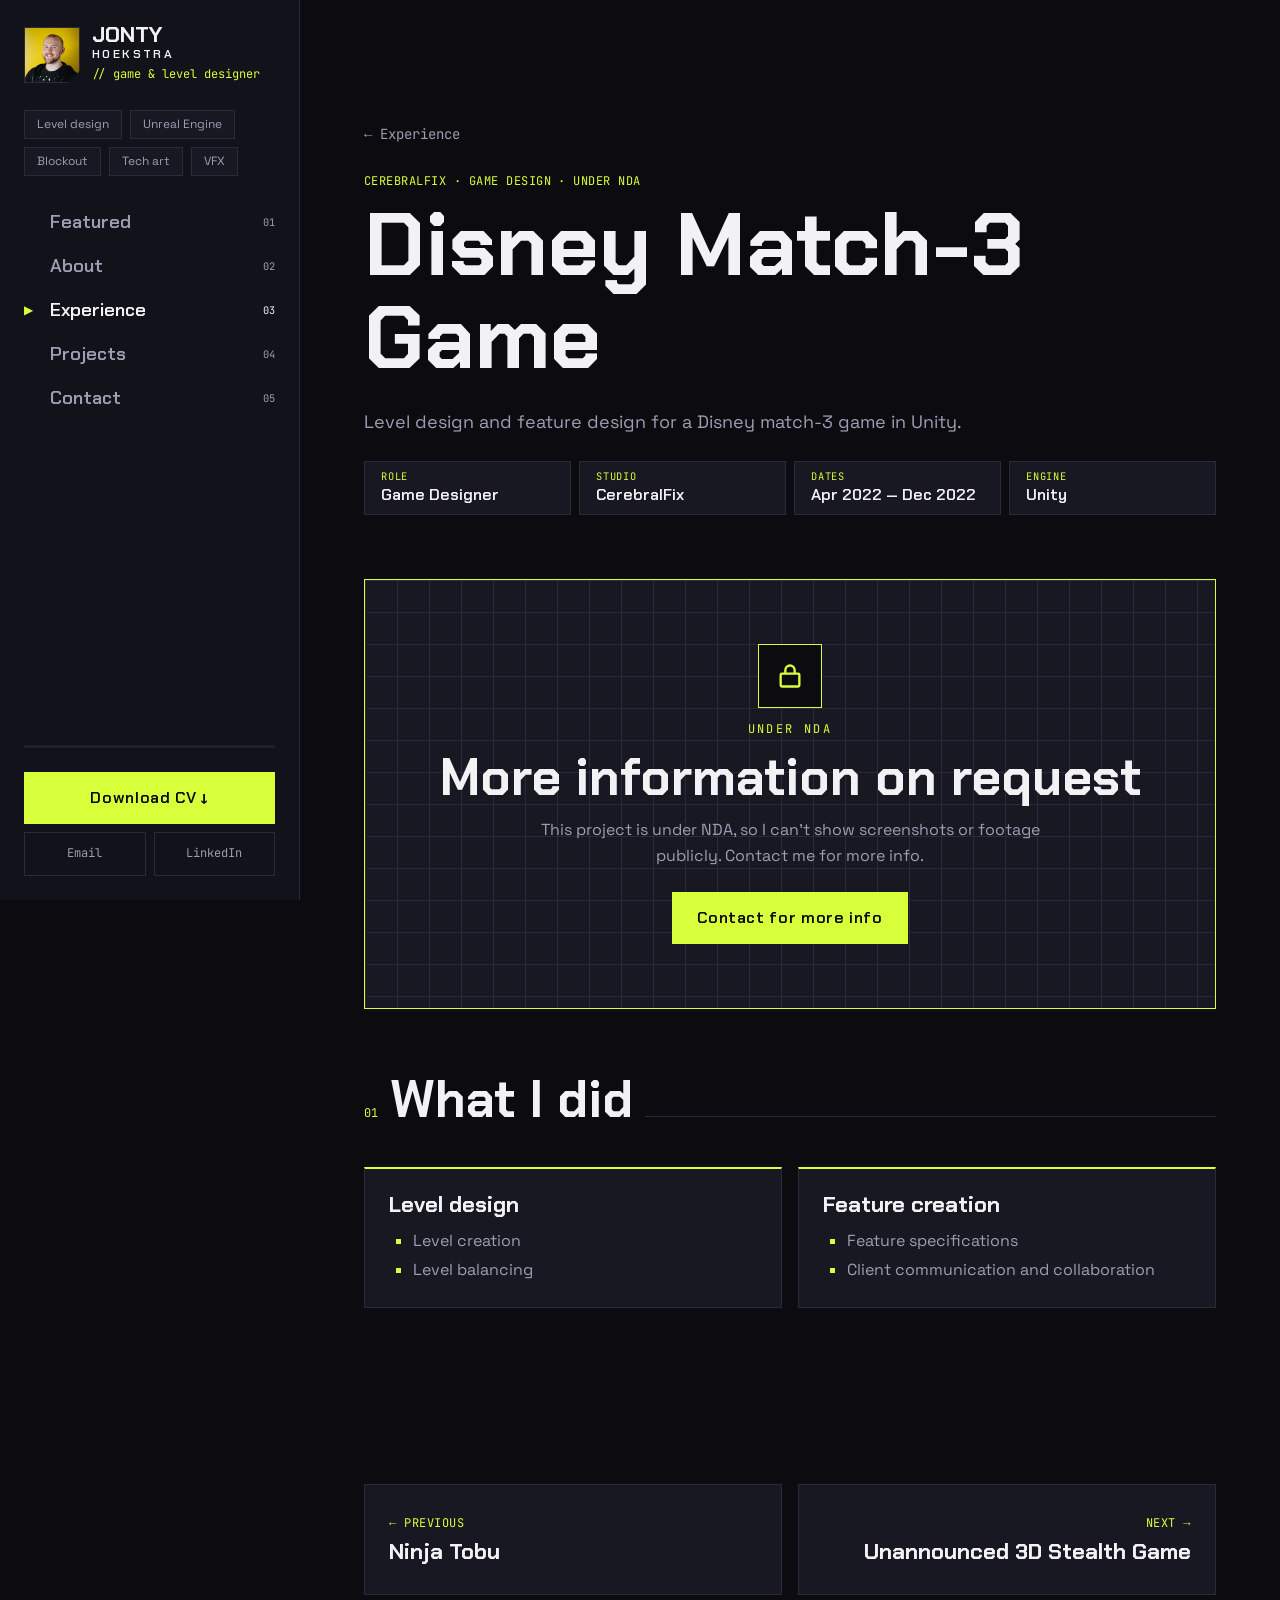
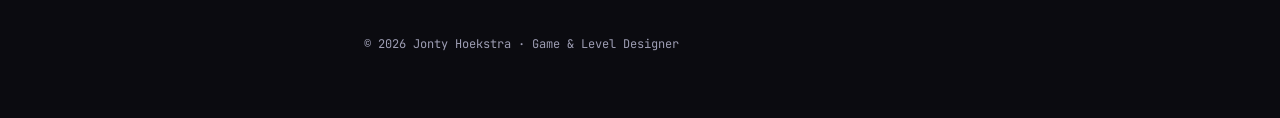
<file: projects/disney-match-3.html>
<!doctype html>
<html lang="en-GB">
<head>
  <meta charset="utf-8">
  <meta name="viewport" content="width=device-width, initial-scale=1, viewport-fit=cover">
  <title>Disney Match-3 Game — Jonty Hoekstra, Game &amp; Level Designer</title>
  <meta name="description" content="A Disney match-3 game at CerebralFix, where Jonty Hoekstra was game designer: level creation, level balancing and feature specifications.">
  <meta name="theme-color" content="#0b0b10">
  <meta property="og:title" content="Disney Match-3 Game — Jonty Hoekstra, Game &amp; Level Designer">
  <meta property="og:description" content="A Disney match-3 game at CerebralFix, where Jonty Hoekstra was game designer: level creation, level balancing and feature specifications.">
  <meta property="og:type" content="website">
  <meta property="og:url" content="https://jonty-hoekstra.github.io/projects/disney-match-3.html">
  <meta property="og:site_name" content="Jonty Hoekstra">
  <meta property="og:image" content="https://jonty-hoekstra.github.io/assets/img/previews/home.jpg">
  <meta property="og:image:width" content="1200">
  <meta property="og:image:height" content="630">
  <meta property="og:image:alt" content="A rotating yellow puzzle platform in a cargo bay, from Spaceship Level by Jonty Hoekstra">
  <meta name="twitter:card" content="summary_large_image">
  <link rel="canonical" href="https://jonty-hoekstra.github.io/projects/disney-match-3.html">
  <link rel="icon" href="../assets/img/favicon.svg" type="image/svg+xml">
  <link rel="stylesheet" href="../assets/css/tokens.css">
  <link rel="stylesheet" href="../assets/css/base.css">
  <link rel="stylesheet" href="../assets/css/layout.css">
  <link rel="stylesheet" href="../assets/css/components.css">
  <script>document.documentElement.classList.add('js');</script>
</head>
<body class="is-docked">
<a class="skip-link" href="#main">Skip to content</a>

<aside class="panel" data-panel aria-label="Site navigation">
  <a class="panel__identity" href="../index.html">
    <span class="panel__avatar"><img src="../assets/img/about/headshot-400.webp" width="400" height="400" alt="" decoding="async"></span>
    <span><span class="panel__name">JONTY <span class="panel__surname">HOEKSTRA</span></span><span class="panel__role">// game &amp; level designer</span></span>
  </a>
  <ul class="panel__focus" aria-label="Focus">
    <li>Level design</li><li>Unreal Engine</li><li>Blockout</li><li>Tech art</li><li>VFX</li>
  </ul>
  <nav class="panel__nav" aria-label="Sections">
    <ul class="panel-nav" data-panel-nav>
      <li class="panel-nav__marker" data-panel-marker aria-hidden="true">▶</li>
      <li><a class="panel-nav__link" href="../index.html#featured">Featured <span class="panel-nav__number">01</span></a></li>
      <li><a class="panel-nav__link" href="../index.html#about">About <span class="panel-nav__number">02</span></a></li>
      <li><a class="panel-nav__link" href="../index.html#experience" data-panel-current>Experience <span class="panel-nav__number">03</span></a></li>
      <li><a class="panel-nav__link" href="../index.html#projects">Projects <span class="panel-nav__number">04</span></a></li>
      <li><a class="panel-nav__link" href="../index.html#contact">Contact <span class="panel-nav__number">05</span></a></li>
    </ul>
  </nav>
  <div class="panel__progress" aria-hidden="true"><span class="panel__progress-fill" data-panel-progress></span></div>
  <div class="panel__footer">
    <a class="button" href="../assets/Docs/jonty-hoekstra-cv.pdf" target="_blank" rel="noopener">Download CV ↓</a>
    <div class="panel__links">
      <a href="mailto:jontyhoekstra@gmail.com">Email</a>
      <a href="https://www.linkedin.com/in/jonty-hoekstra-242988165/" target="_blank" rel="noopener">LinkedIn</a>
    </div>
  </div>
</aside>

<main id="main">
  <header class="project-header reveal">
    <a class="back-link" href="../index.html#experience">← Experience</a>
    <p class="eyebrow">CEREBRALFIX · GAME DESIGN · UNDER NDA</p>
    <h1 class="project-header__title" data-scramble>Disney Match-3 Game</h1>
    <p class="project-header__intro">Level design and feature design for a Disney match-3 game in Unity.</p>
    <ul class="facts"><li class="facts__item"><span class="facts__label">Role</span>Game Designer</li><li class="facts__item"><span class="facts__label">Studio</span>CerebralFix</li><li class="facts__item"><span class="facts__label">Dates</span>Apr 2022 — Dec 2022</li><li class="facts__item"><span class="facts__label">Engine</span>Unity</li></ul>
  </header>

  <div class="notice notice--locked wipe reveal">
    <span class="notice__icon"><svg viewBox="0 0 24 24" fill="none" stroke="currentColor" stroke-width="2" aria-hidden="true"><rect x="4" y="10" width="16" height="11" rx="1"/><path d="M8 10V7a4 4 0 0 1 8 0v3"/></svg></span>
    <p class="notice__label">UNDER NDA</p>
    <h2 class="notice__title">More information on request</h2>
    <p class="notice__text">This project is under NDA, so I can't show screenshots or footage publicly. Contact me for more info.</p>
    <a class="button" href="mailto:jontyhoekstra@gmail.com?subject=Portfolio%3A%20Disney%20Match-3%20Game">Contact for more info</a>
  </div>

  <section class="section" id="role">
    <div class="section-heading reveal"><span class="section-heading__index">01</span><h2 class="section-heading__title" data-scramble>What I did</h2><span class="section-heading__rule"></span></div>
    <div class="detail-grid">
      <div class="detail-card reveal"><h3 class="detail-card__title">Level design</h3><ul class="experience__list"><li>Level creation</li><li>Level balancing</li></ul></div>
      <div class="detail-card reveal"><h3 class="detail-card__title">Feature creation</h3><ul class="experience__list"><li>Feature specifications</li><li>Client communication and collaboration</li></ul></div>
    </div>
  </section>

  <nav class="project-nav" aria-label="More professional projects">
    <a class="project-nav__link" href="ninja-tobu.html"><span class="eyebrow">← PREVIOUS</span><span class="project-nav__title">Ninja Tobu</span></a>
    <a class="project-nav__link project-nav__link--next" href="stealth-game.html"><span class="eyebrow">NEXT →</span><span class="project-nav__title">Unannounced 3D Stealth Game</span></a>
  </nav>
  <p class="site-footer">© 2026 Jonty Hoekstra · Game &amp; Level Designer</p>
</main>

<script src="../assets/js/motion.js" defer></script>
<script src="../assets/js/panel.js" defer></script>
<script src="../assets/js/reveal.js" defer></script>
</body>
</html>
</file>
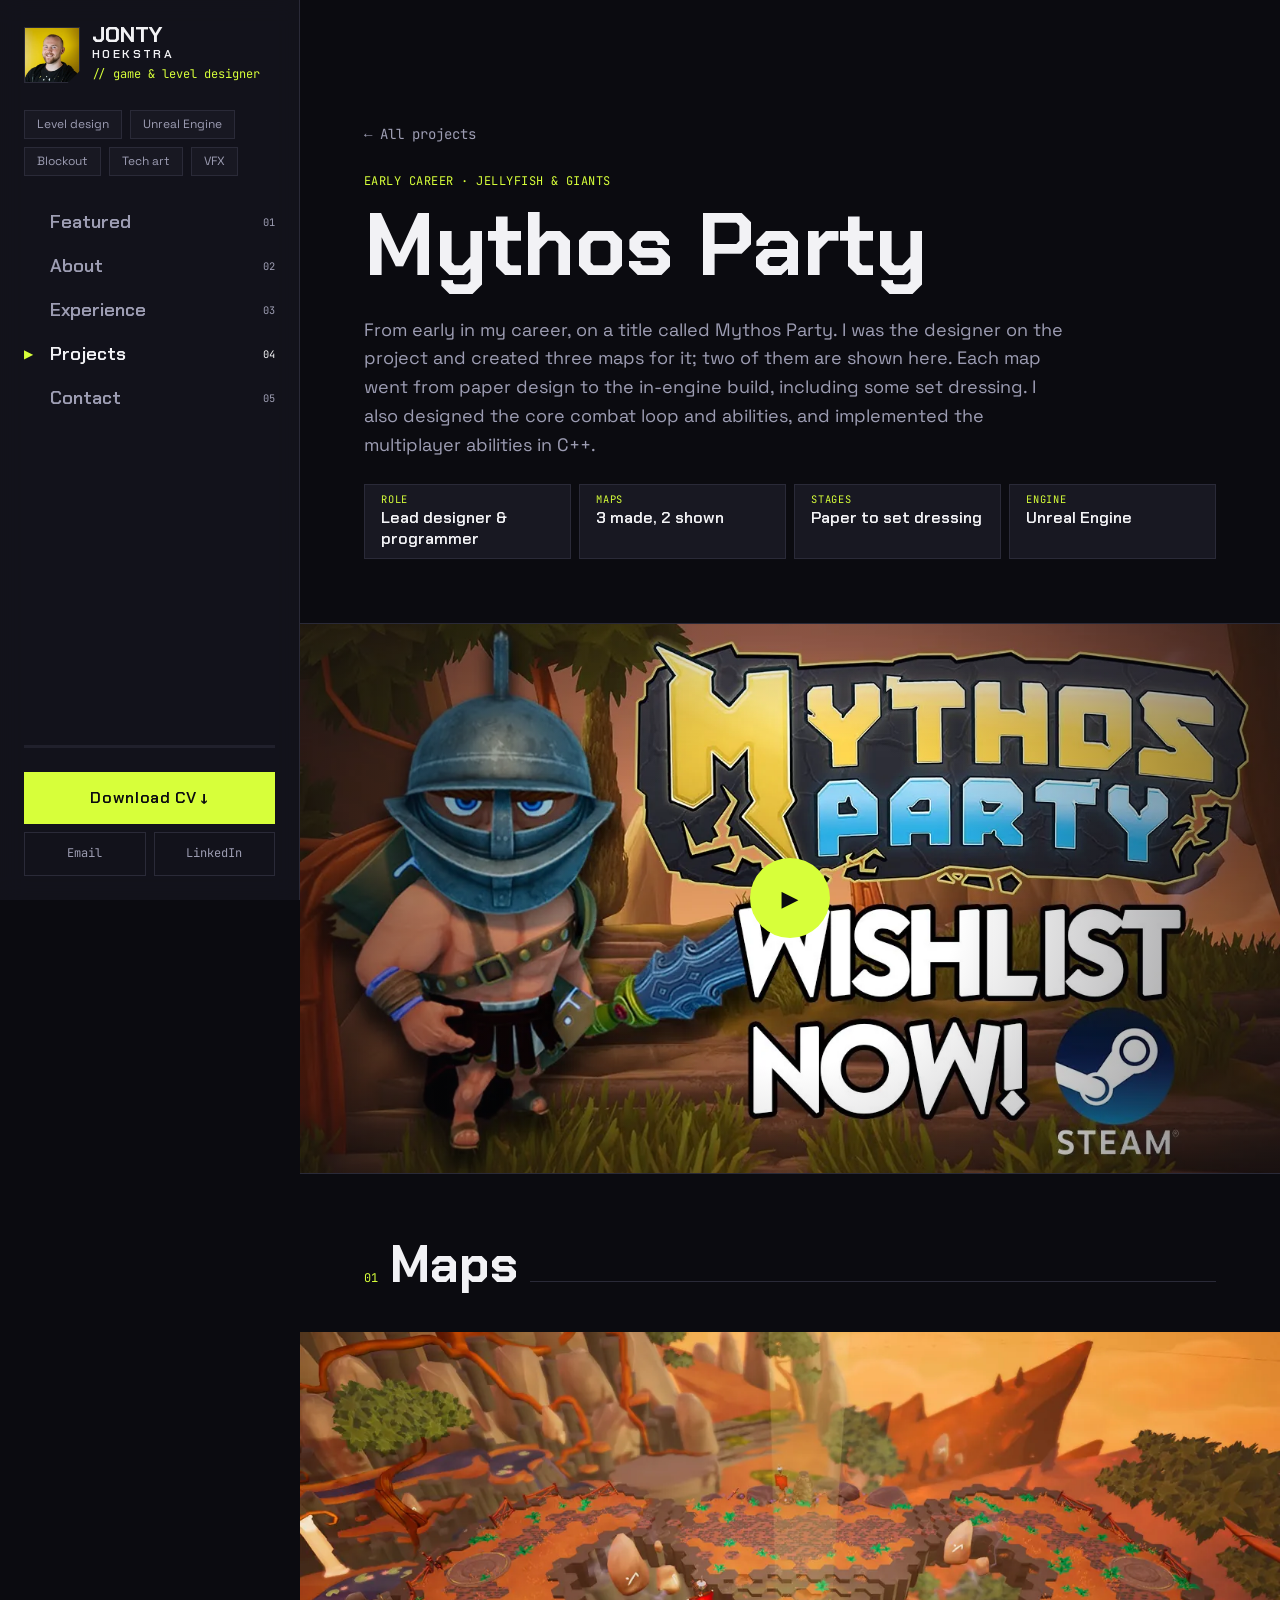
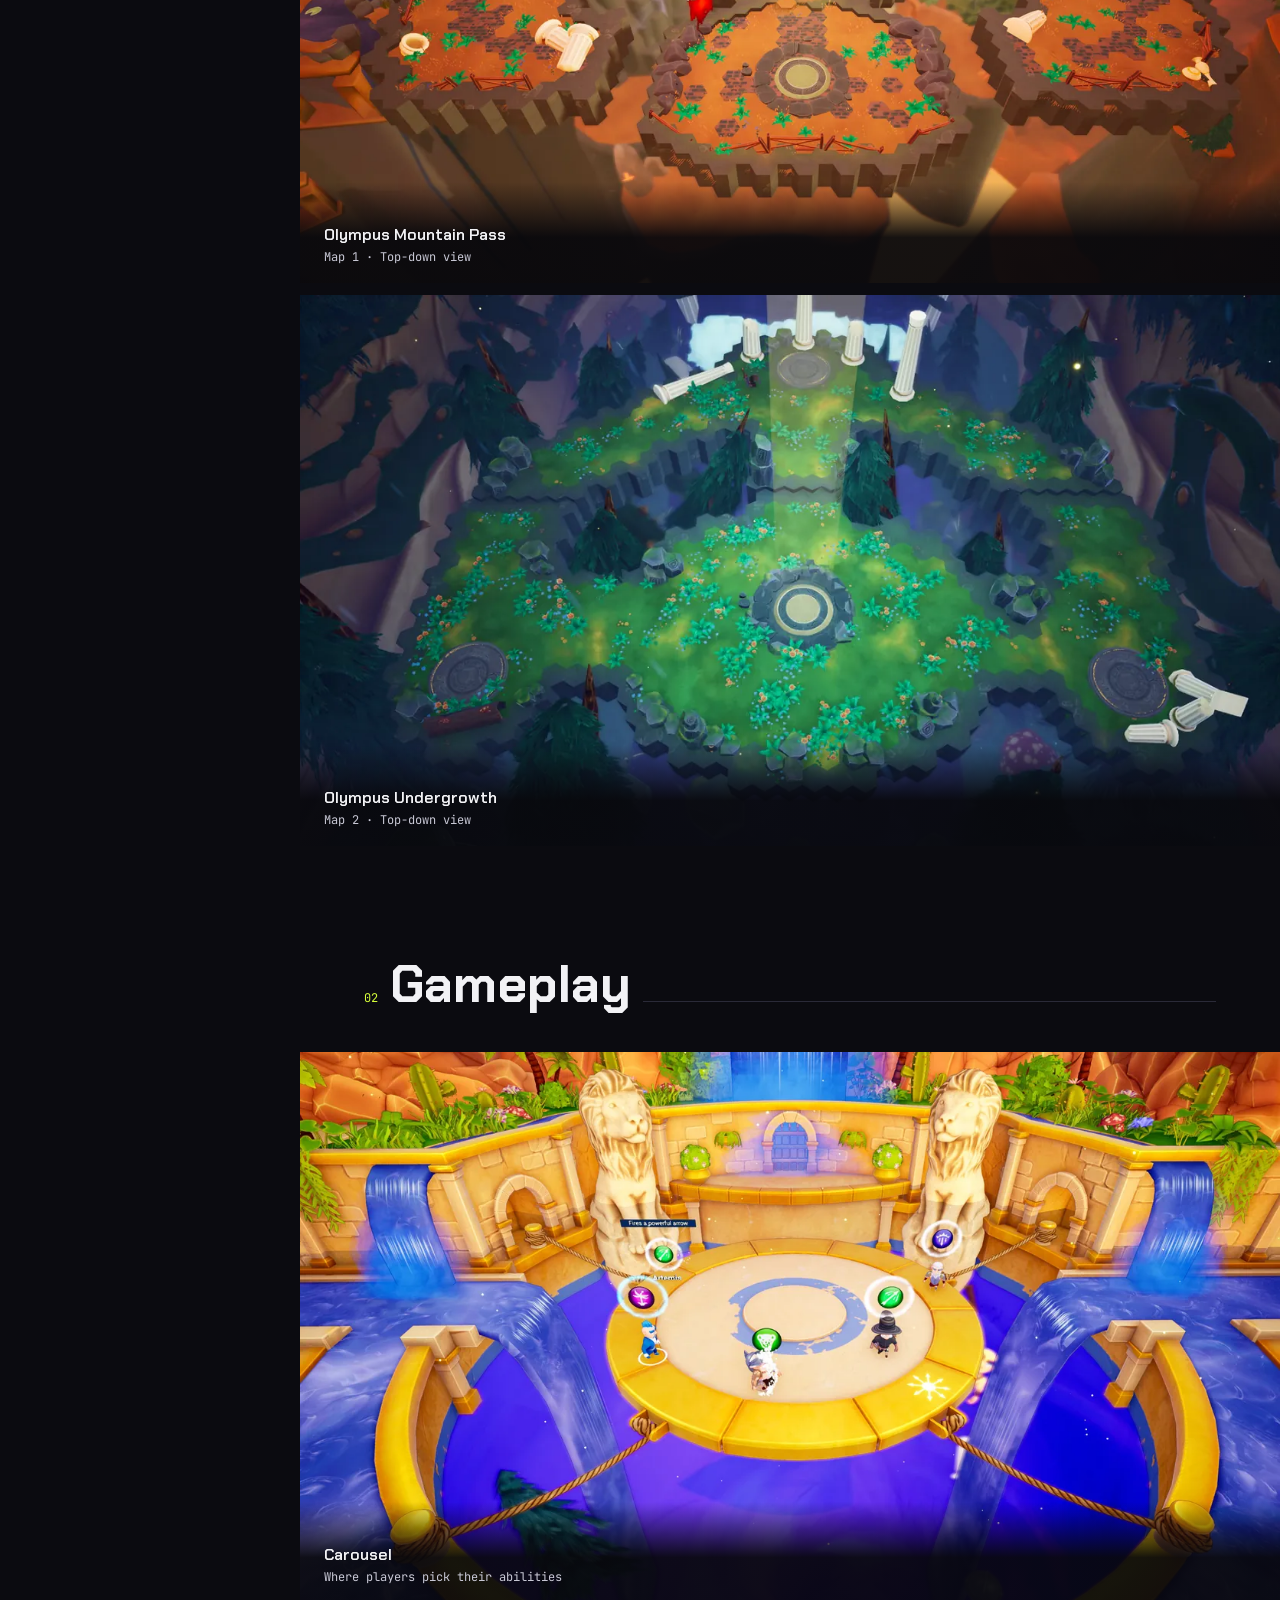
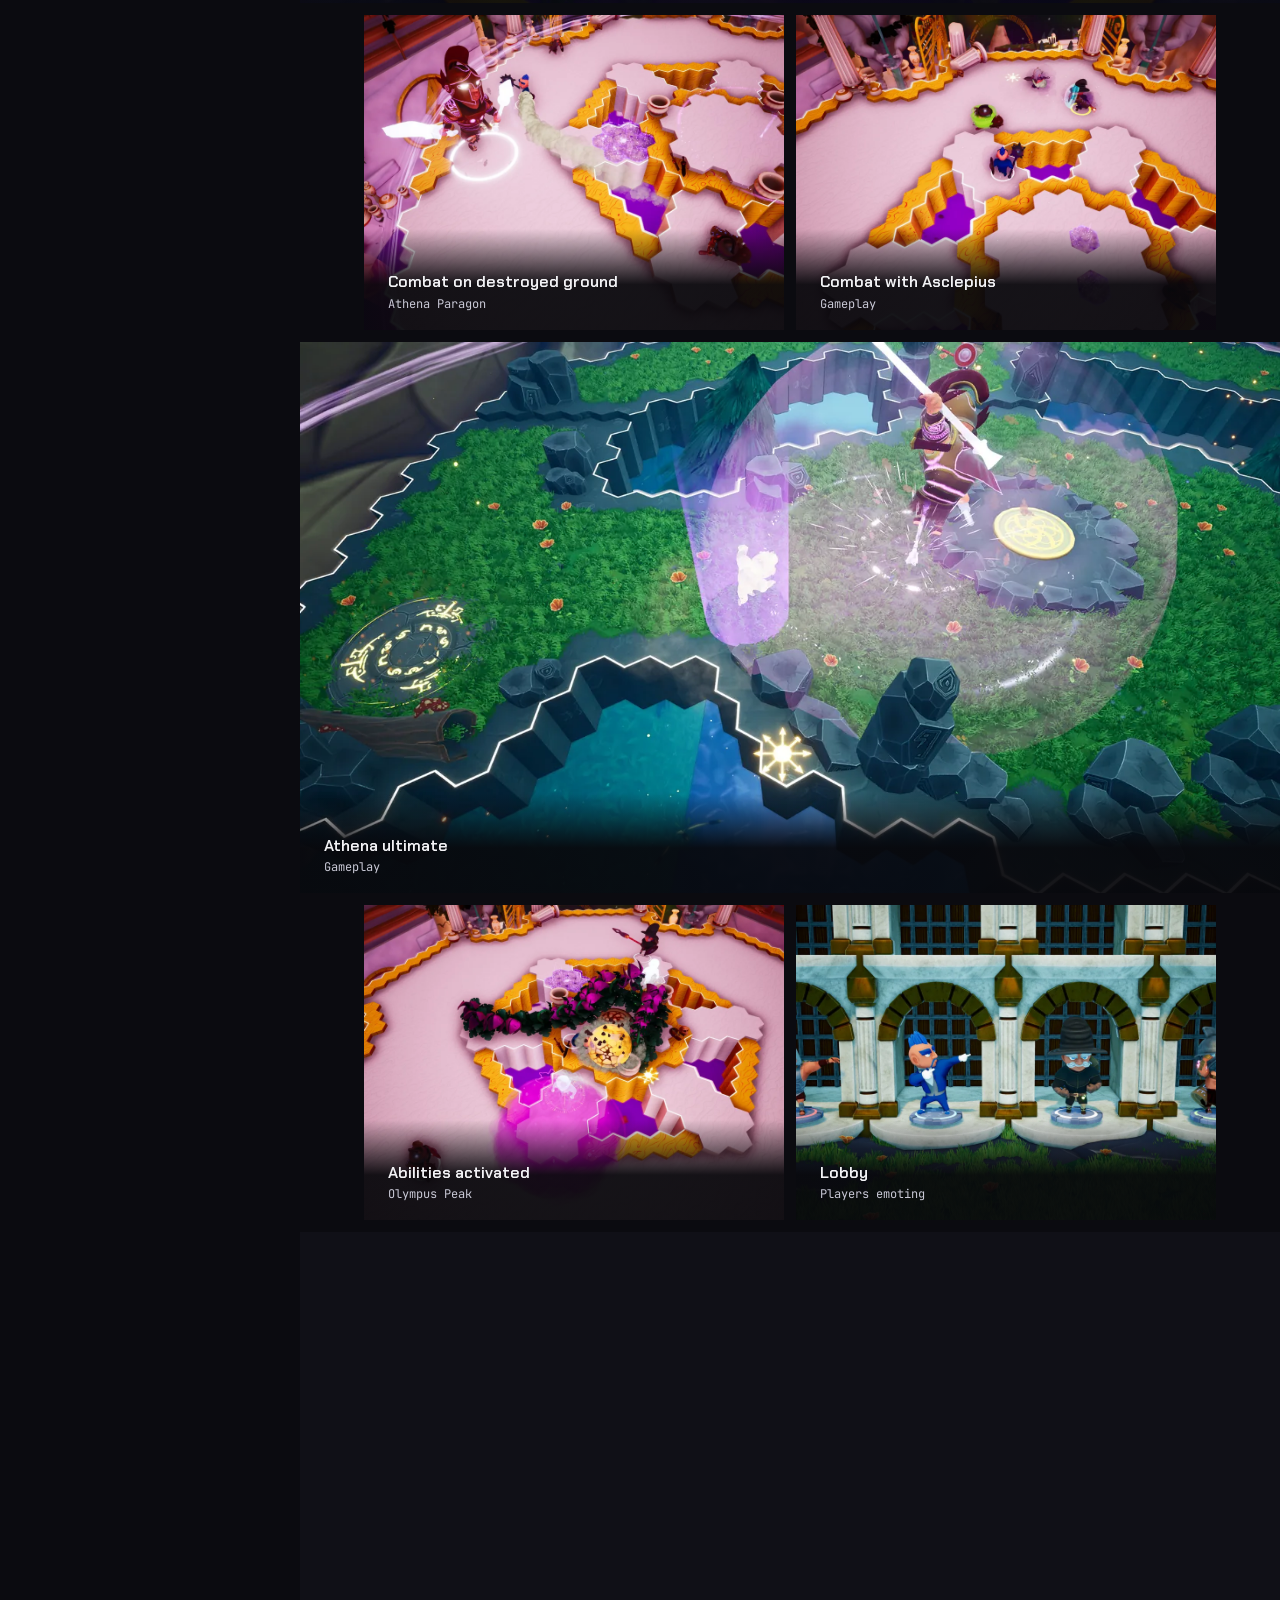
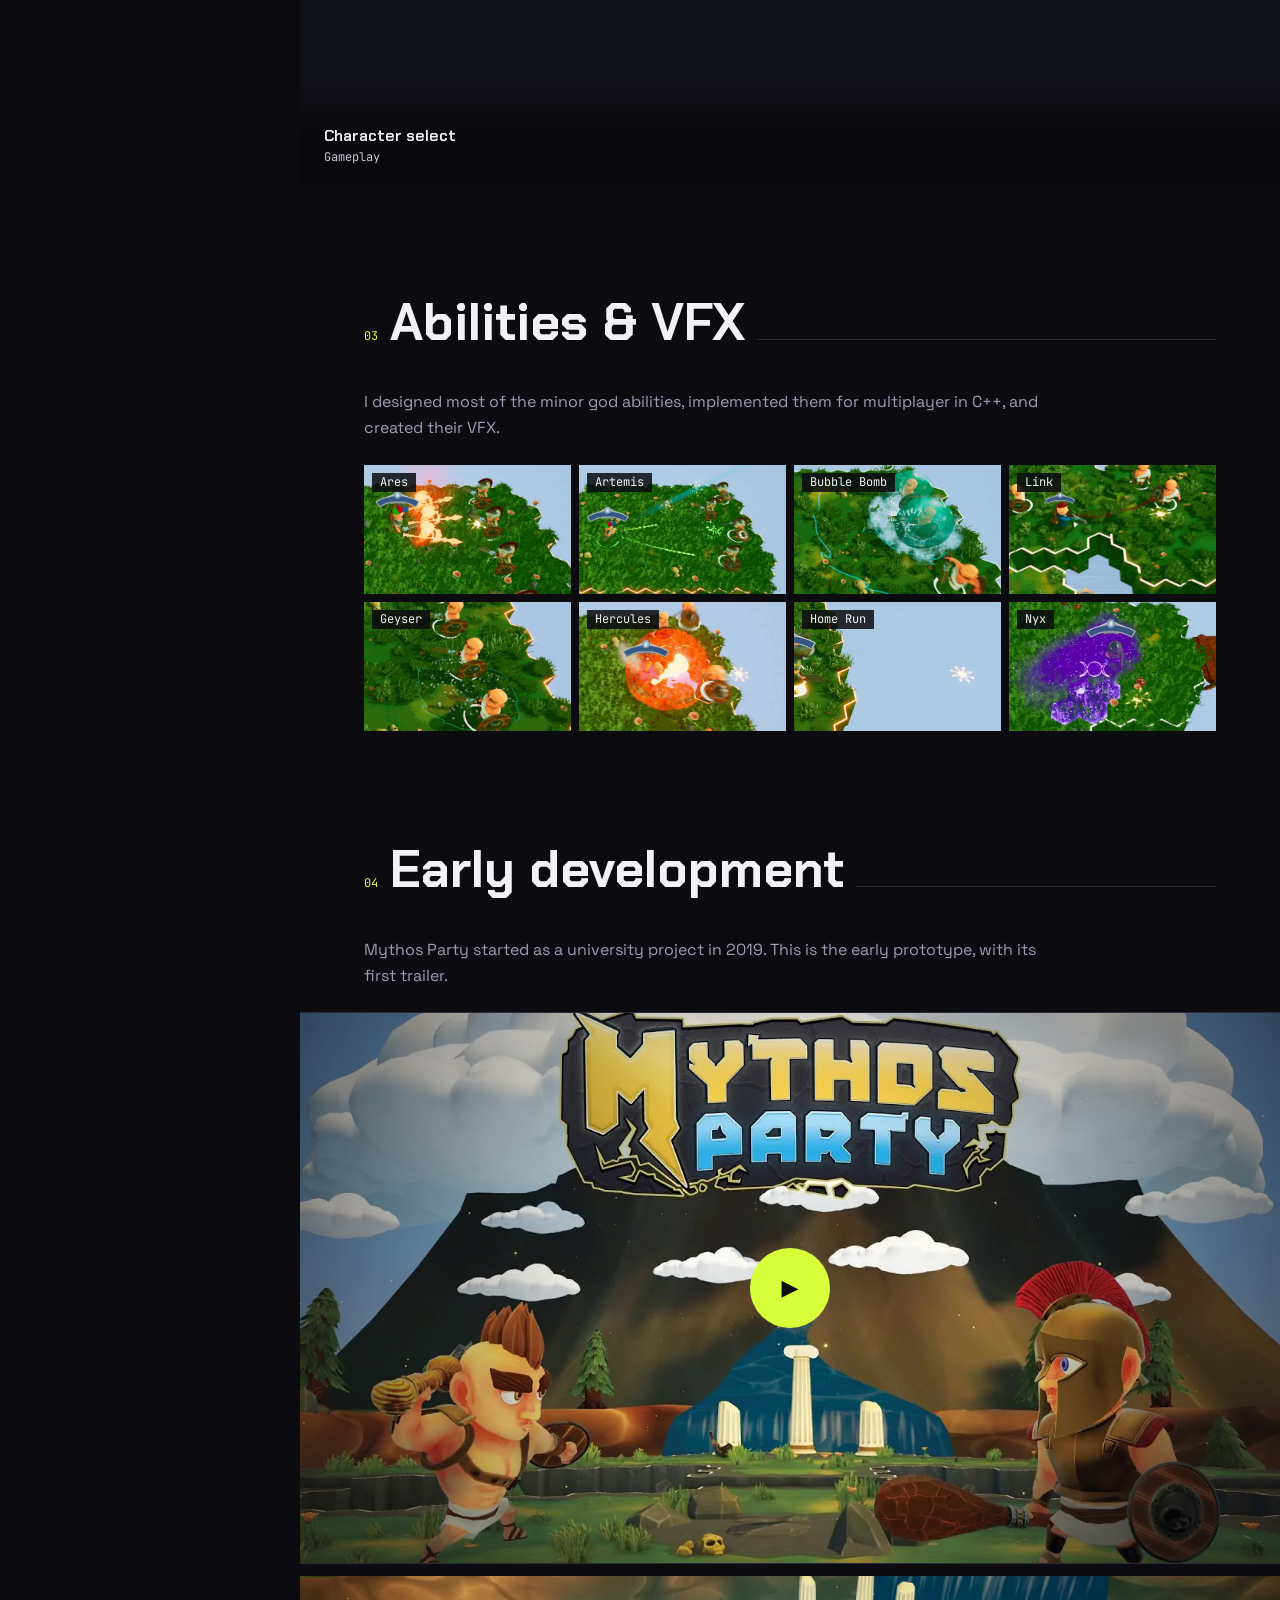
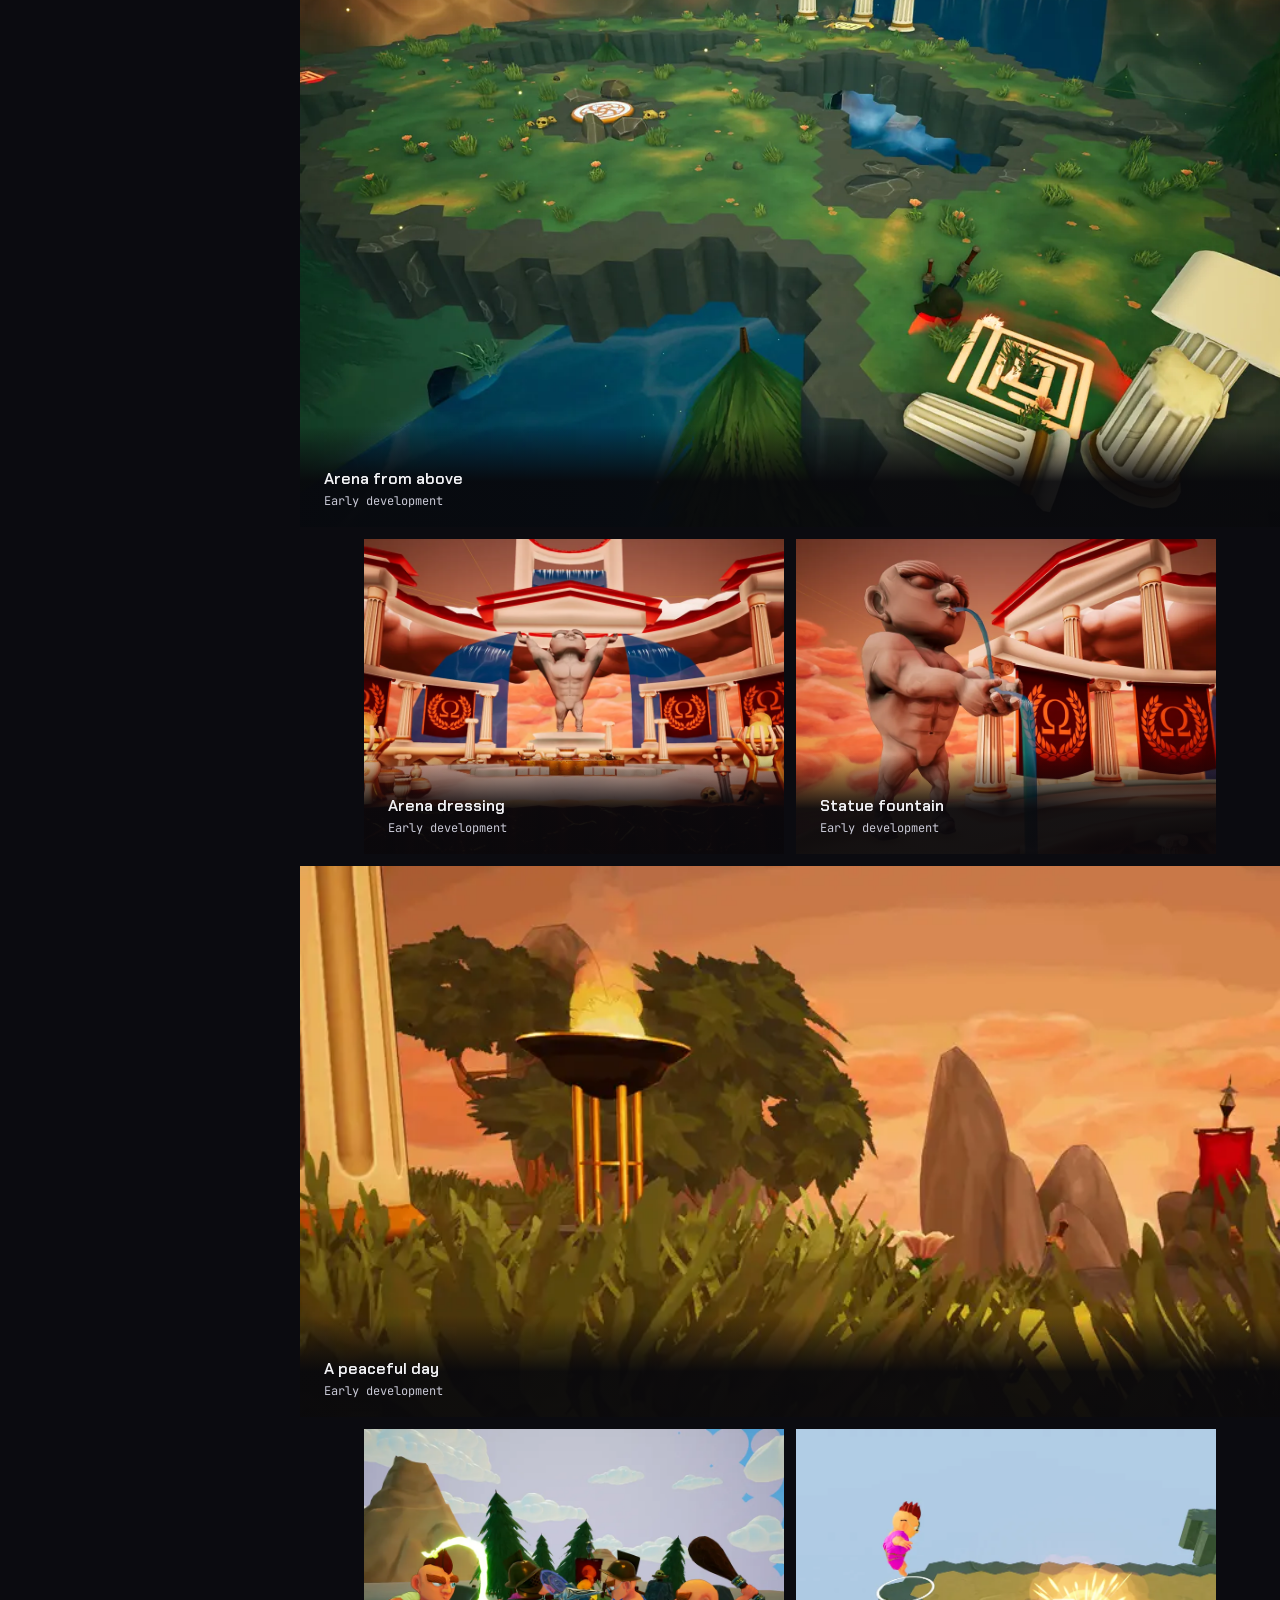
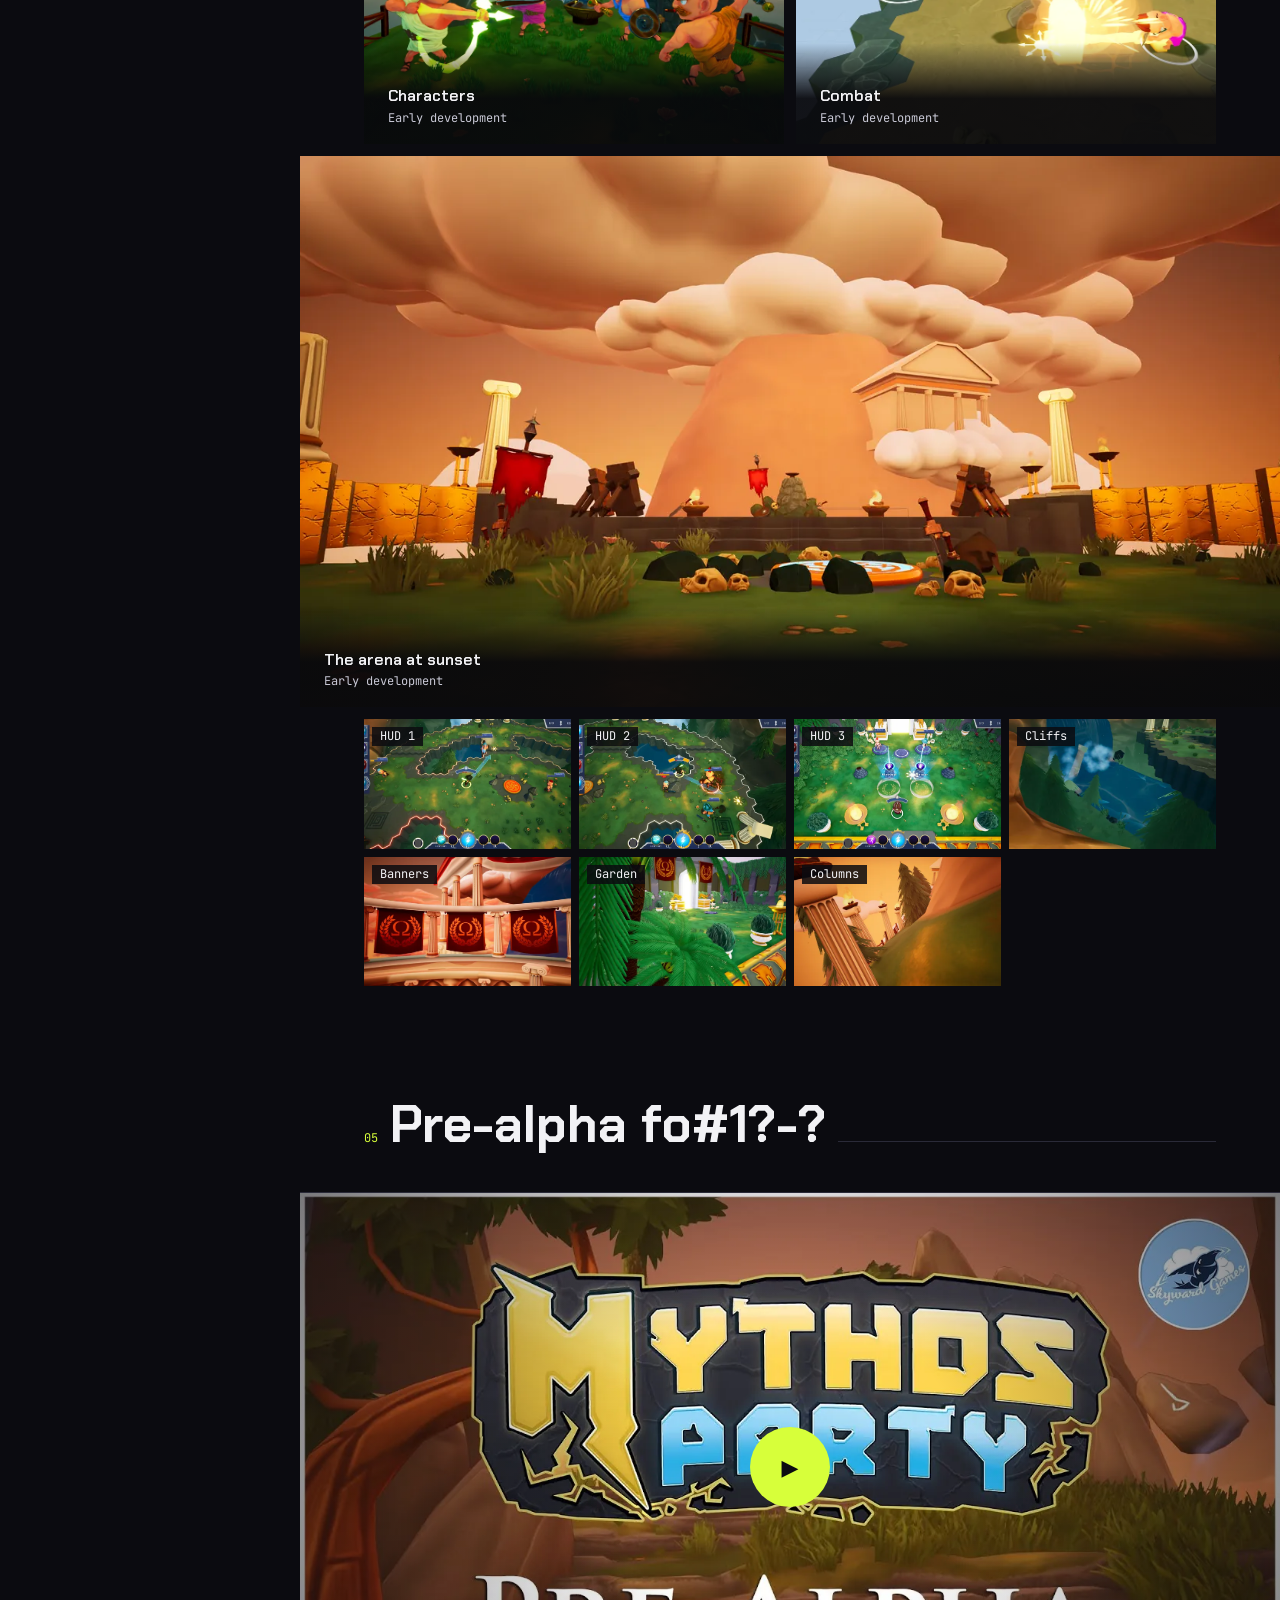
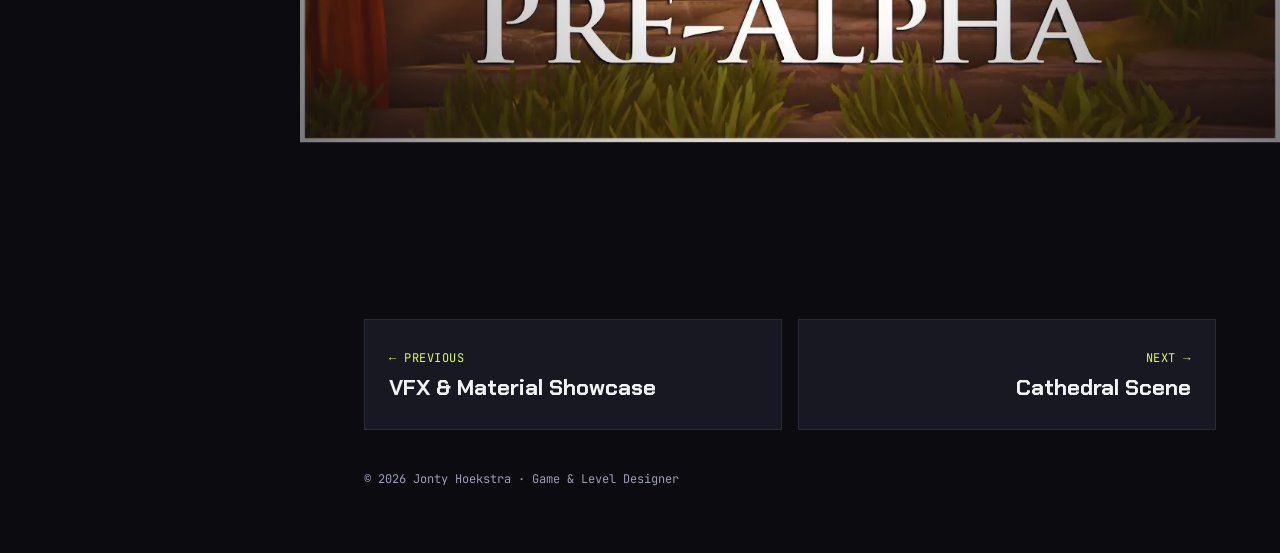
<file: projects/mythos-party.html>
<!doctype html>
<html lang="en-GB">
<head>
  <meta charset="utf-8">
  <meta name="viewport" content="width=device-width, initial-scale=1, viewport-fit=cover">
  <title>Mythos Party — Jonty Hoekstra, Game &amp; Level Designer</title>
  <meta name="description" content="Mythos Party: three Unreal Engine maps designed by Jonty, from paper design to the in-engine build and set dressing.">
  <meta name="theme-color" content="#0b0b10">
  <meta property="og:title" content="Mythos Party — Jonty Hoekstra, Game &amp; Level Designer">
  <meta property="og:description" content="Mythos Party: three Unreal Engine maps designed by Jonty, from paper design to the in-engine build and set dressing.">
  <meta property="og:type" content="website">
  <meta property="og:url" content="https://jonty-hoekstra.github.io/projects/mythos-party.html">
  <meta property="og:site_name" content="Jonty Hoekstra">
  <meta property="og:image" content="https://jonty-hoekstra.github.io/assets/img/previews/mythos-party.jpg">
  <meta property="og:image:width" content="1200">
  <meta property="og:image:height" content="630">
  <meta property="og:image:alt" content="Mythos Party capsule art: Zeus and the gods behind the game logo">
  <meta name="twitter:card" content="summary_large_image">
  <link rel="canonical" href="https://jonty-hoekstra.github.io/projects/mythos-party.html">
  <link rel="icon" href="../assets/img/favicon.svg" type="image/svg+xml">
  <link rel="stylesheet" href="../assets/css/tokens.css">
  <link rel="stylesheet" href="../assets/css/base.css">
  <link rel="stylesheet" href="../assets/css/layout.css">
  <link rel="stylesheet" href="../assets/css/components.css">
  <script>document.documentElement.classList.add('js');</script>
</head>
<body class="is-docked">
<a class="skip-link" href="#main">Skip to content</a>

<aside class="panel" data-panel aria-label="Site navigation">
  <a class="panel__identity" href="../index.html">
    <span class="panel__avatar"><img src="../assets/img/about/headshot-400.webp" width="400" height="400" alt="" decoding="async"></span>
    <span><span class="panel__name">JONTY <span class="panel__surname">HOEKSTRA</span></span><span class="panel__role">// game &amp; level designer</span></span>
  </a>
  <ul class="panel__focus" aria-label="Focus">
    <li>Level design</li><li>Unreal Engine</li><li>Blockout</li><li>Tech art</li><li>VFX</li>
  </ul>
  <nav class="panel__nav" aria-label="Sections">
    <ul class="panel-nav" data-panel-nav>
      <li class="panel-nav__marker" data-panel-marker aria-hidden="true">▶</li>
      <li><a class="panel-nav__link" href="../index.html#featured">Featured <span class="panel-nav__number">01</span></a></li>
      <li><a class="panel-nav__link" href="../index.html#about">About <span class="panel-nav__number">02</span></a></li>
      <li><a class="panel-nav__link" href="../index.html#experience">Experience <span class="panel-nav__number">03</span></a></li>
      <li><a class="panel-nav__link" href="../index.html#projects" data-panel-current>Projects <span class="panel-nav__number">04</span></a></li>
      <li><a class="panel-nav__link" href="../index.html#contact">Contact <span class="panel-nav__number">05</span></a></li>
    </ul>
  </nav>
  <div class="panel__progress" aria-hidden="true"><span class="panel__progress-fill" data-panel-progress></span></div>
  <div class="panel__footer">
    <a class="button" href="../assets/Docs/jonty-hoekstra-cv.pdf" target="_blank" rel="noopener">Download CV ↓</a>
    <div class="panel__links">
      <a href="mailto:jontyhoekstra@gmail.com">Email</a>
      <a href="https://www.linkedin.com/in/jonty-hoekstra-242988165/" target="_blank" rel="noopener">LinkedIn</a>
    </div>
  </div>
</aside>

<main id="main">
  <header class="project-header reveal">
    <a class="back-link" href="../index.html#projects">← All projects</a>
    <p class="eyebrow">EARLY CAREER · JELLYFISH &amp; GIANTS</p>
    <h1 class="project-header__title" data-scramble>Mythos Party</h1>
    <p class="project-header__intro">From early in my career, on a title called Mythos Party. I was the designer on the project and created three maps for it; two of them are shown here. Each map went from paper design to the in-engine build, including some set dressing. I also designed the core combat loop and abilities, and implemented the multiplayer abilities in C++.</p>
    <ul class="facts"><li class="facts__item"><span class="facts__label">Role</span>Lead designer &amp; programmer</li><li class="facts__item"><span class="facts__label">Maps</span>3 made, 2 shown</li><li class="facts__item"><span class="facts__label">Stages</span>Paper to set dressing</li><li class="facts__item"><span class="facts__label">Engine</span>Unreal Engine</li></ul>
  </header>

  <figure class="media project-hero wipe reveal">
    <a class="video-embed" href="https://www.youtube.com/watch?v=FwoVMOu09Bg" target="_blank" rel="noopener" data-youtube-id="FwoVMOu09Bg" data-video-title="Mythos Party Steam wishlist trailer">
      <img src="../assets/img/mythos-party/trailer-poster-1280.webp" srcset="../assets/img/mythos-party/trailer-poster-640.webp 640w, ../assets/img/mythos-party/trailer-poster-1280.webp 1280w" sizes="(min-width: 60rem) 80vw, 100vw" width="1280" height="720" alt="Mythos Party trailer: a gladiator god with a glowing sword beside the game logo" fetchpriority="high" decoding="async">
      <span class="video-embed__play" aria-hidden="true">▶</span>
      <span class="visually-hidden">Play: Mythos Party Steam wishlist trailer</span>
    </a>
  </figure>

  <section class="section" id="maps">
    <div class="section-heading reveal"><span class="section-heading__index">01</span><h2 class="section-heading__title" data-scramble>Maps</h2><span class="section-heading__rule"></span></div>
    <div class="gallery" data-gallery>
        <figure class="gallery__item reveal">
          <a class="gallery__open" href="../assets/img/mythos-party/map-1-1920.webp" data-lightbox="Mythos Party · Olympus Mountain Pass"><img src="../assets/img/mythos-party/map-1-1280.webp" srcset="../assets/img/mythos-party/map-1-640.webp 640w, ../assets/img/mythos-party/map-1-1280.webp 1280w, ../assets/img/mythos-party/map-1-1920.webp 1920w" sizes="(min-width: 60rem) 80vw, 100vw" width="1920" height="1218" alt="Top-down view of Olympus Mountain Pass, a desert arena map with rocky platforms and paths" loading="lazy" decoding="async"></a>
          <figcaption class="gallery__caption">Olympus Mountain Pass<small>Map 1 · Top-down view</small></figcaption>
        </figure>
        <figure class="gallery__item reveal">
          <a class="gallery__open" href="../assets/img/mythos-party/map-2-1857.webp" data-lightbox="Mythos Party · Olympus Undergrowth"><img src="../assets/img/mythos-party/map-2-1280.webp" srcset="../assets/img/mythos-party/map-2-640.webp 640w, ../assets/img/mythos-party/map-2-1280.webp 1280w, ../assets/img/mythos-party/map-2-1857.webp 1857w" sizes="(min-width: 60rem) 80vw, 100vw" width="1857" height="935" alt="Top-down view of Olympus Undergrowth, a forest arena map with a glowing green clearing" loading="lazy" decoding="async"></a>
          <figcaption class="gallery__caption">Olympus Undergrowth<small>Map 2 · Top-down view</small></figcaption>
        </figure>
    </div>
  </section>

  <section class="section" id="gameplay">
    <div class="section-heading reveal"><span class="section-heading__index">02</span><h2 class="section-heading__title" data-scramble>Gameplay</h2><span class="section-heading__rule"></span></div>
    <div class="gallery" data-gallery>
        <figure class="gallery__item reveal">
          <a class="gallery__open" href="../assets/img/mythos-party/gameplay-00010-1920.webp" data-lightbox="Mythos Party · Carousel"><img src="../assets/img/mythos-party/gameplay-00010-1280.webp" srcset="../assets/img/mythos-party/gameplay-00010-640.webp 640w, ../assets/img/mythos-party/gameplay-00010-1280.webp 1280w, ../assets/img/mythos-party/gameplay-00010-1920.webp 1920w" sizes="(min-width: 60rem) 80vw, 100vw" width="1920" height="1080" alt="The Carousel: players pick their abilities on a round platform above blue water, between two lion fountains" loading="lazy" decoding="async"></a>
          <figcaption class="gallery__caption">Carousel<small>Where players pick their abilities</small></figcaption>
        </figure>
        <figure class="gallery__item reveal">
          <a class="gallery__open" href="../assets/img/mythos-party/gameplay-00013-1920.webp" data-lightbox="Mythos Party · Combat on destroyed ground"><img src="../assets/img/mythos-party/gameplay-00013-1280.webp" srcset="../assets/img/mythos-party/gameplay-00013-640.webp 640w, ../assets/img/mythos-party/gameplay-00013-1280.webp 1280w, ../assets/img/mythos-party/gameplay-00013-1920.webp 1920w" sizes="(min-width: 60rem) 80vw, 100vw" width="1920" height="1080" alt="Athena in her Paragon form dashes across the arena, beside ground that has been destroyed" loading="lazy" decoding="async"></a>
          <figcaption class="gallery__caption">Combat on destroyed ground<small>Athena Paragon</small></figcaption>
        </figure>
        <figure class="gallery__item reveal">
          <a class="gallery__open" href="../assets/img/mythos-party/gameplay-00015-1920.webp" data-lightbox="Mythos Party · Combat with Asclepius"><img src="../assets/img/mythos-party/gameplay-00015-1280.webp" srcset="../assets/img/mythos-party/gameplay-00015-640.webp 640w, ../assets/img/mythos-party/gameplay-00015-1280.webp 1280w, ../assets/img/mythos-party/gameplay-00015-1920.webp 1920w" sizes="(min-width: 60rem) 80vw, 100vw" width="1920" height="1080" alt="Players in combat with Asclepius among hexagonal floor sections and purple voids" loading="lazy" decoding="async"></a>
          <figcaption class="gallery__caption">Combat with Asclepius<small>Gameplay</small></figcaption>
        </figure>
        <figure class="gallery__item reveal">
          <a class="gallery__open" href="../assets/img/mythos-party/gameplay-00007-1920.webp" data-lightbox="Mythos Party · Athena ultimate"><img src="../assets/img/mythos-party/gameplay-00007-1280.webp" srcset="../assets/img/mythos-party/gameplay-00007-640.webp 640w, ../assets/img/mythos-party/gameplay-00007-1280.webp 1280w, ../assets/img/mythos-party/gameplay-00007-1920.webp 1920w" sizes="(min-width: 60rem) 80vw, 100vw" width="1920" height="1080" alt="Athena charges her glowing ultimate ability on a grassy island ringed by water" loading="lazy" decoding="async"></a>
          <figcaption class="gallery__caption">Athena ultimate<small>Gameplay</small></figcaption>
        </figure>
        <figure class="gallery__item reveal">
          <a class="gallery__open" href="../assets/img/mythos-party/gameplay-00018-1920.webp" data-lightbox="Mythos Party · Abilities activated"><img src="../assets/img/mythos-party/gameplay-00018-1280.webp" srcset="../assets/img/mythos-party/gameplay-00018-640.webp 640w, ../assets/img/mythos-party/gameplay-00018-1280.webp 1280w, ../assets/img/mythos-party/gameplay-00018-1920.webp 1920w" sizes="(min-width: 60rem) 80vw, 100vw" width="1920" height="1080" alt="Abilities activated in Olympus Peak: a thorny vine trap and a pink cloud spread across the arena floor" loading="lazy" decoding="async"></a>
          <figcaption class="gallery__caption">Abilities activated<small>Olympus Peak</small></figcaption>
        </figure>
        <figure class="gallery__item reveal">
          <a class="gallery__open" href="../assets/img/mythos-party/gameplay-00003-1920.webp" data-lightbox="Mythos Party · Lobby"><img src="../assets/img/mythos-party/gameplay-00003-1280.webp" srcset="../assets/img/mythos-party/gameplay-00003-640.webp 640w, ../assets/img/mythos-party/gameplay-00003-1280.webp 1280w, ../assets/img/mythos-party/gameplay-00003-1920.webp 1920w" sizes="(min-width: 60rem) 80vw, 100vw" width="1920" height="1080" alt="Players emoting as four gods on pedestals in the lobby, in front of a marble colonnade" loading="lazy" decoding="async"></a>
          <figcaption class="gallery__caption">Lobby<small>Players emoting</small></figcaption>
        </figure>
        <figure class="gallery__item reveal">
          <a class="gallery__open" href="../assets/img/mythos-party/gameplay-00004-1920.webp" data-lightbox="Mythos Party · Character select"><img src="../assets/img/mythos-party/gameplay-00004-1280.webp" srcset="../assets/img/mythos-party/gameplay-00004-640.webp 640w, ../assets/img/mythos-party/gameplay-00004-1280.webp 1280w, ../assets/img/mythos-party/gameplay-00004-1920.webp 1920w" sizes="(min-width: 60rem) 80vw, 100vw" width="1920" height="1080" alt="The same four gods holding their weapons on the pedestals" loading="lazy" decoding="async"></a>
          <figcaption class="gallery__caption">Character select<small>Gameplay</small></figcaption>
        </figure>
    </div>
  </section>

  <section class="section" id="abilities">
    <div class="section-heading reveal"><span class="section-heading__index">03</span><h2 class="section-heading__title" data-scramble>Abilities &amp; VFX</h2><span class="section-heading__rule"></span></div>
    <p class="section-intro reveal">I designed most of the minor god abilities, implemented them for multiplayer in C++, and created their VFX.</p>
    <ul class="thumbs reveal" data-gallery>
        <li class="thumbs__item"><a class="thumbs__open" href="../assets/img/mythos-party/ability-ares.webp" data-lightbox="Mythos Party · Ares"><picture><source srcset="../assets/img/mythos-party/ability-ares.webp" type="image/webp" media="(prefers-reduced-motion: no-preference)"><img src="../assets/img/mythos-party/ability-ares-poster.webp" width="520" height="334" alt="Ares strikes a group of soldiers with a burst of fire" loading="lazy" decoding="async"></picture><span class="thumbs__number">Ares</span></a></li>
        <li class="thumbs__item"><a class="thumbs__open" href="../assets/img/mythos-party/ability-artemis.webp" data-lightbox="Mythos Party · Artemis"><picture><source srcset="../assets/img/mythos-party/ability-artemis.webp" type="image/webp" media="(prefers-reduced-motion: no-preference)"><img src="../assets/img/mythos-party/ability-artemis-poster.webp" width="520" height="315" alt="Artemis fires glowing green arrows across the arena" loading="lazy" decoding="async"></picture><span class="thumbs__number">Artemis</span></a></li>
        <li class="thumbs__item"><a class="thumbs__open" href="../assets/img/mythos-party/ability-bubble-bomb.webp" data-lightbox="Mythos Party · Bubble Bomb"><picture><source srcset="../assets/img/mythos-party/ability-bubble-bomb.webp" type="image/webp" media="(prefers-reduced-motion: no-preference)"><img src="../assets/img/mythos-party/ability-bubble-bomb-poster.webp" width="520" height="393" alt="A bubble bomb sends rings of water out across the arena" loading="lazy" decoding="async"></picture><span class="thumbs__number">Bubble Bomb</span></a></li>
        <li class="thumbs__item"><a class="thumbs__open" href="../assets/img/mythos-party/ability-link.webp" data-lightbox="Mythos Party · Link"><picture><source srcset="../assets/img/mythos-party/ability-link.webp" type="image/webp" media="(prefers-reduced-motion: no-preference)"><img src="../assets/img/mythos-party/ability-link-poster.webp" width="520" height="423" alt="The Link ability tethers a soldier across the grass" loading="lazy" decoding="async"></picture><span class="thumbs__number">Link</span></a></li>
        <li class="thumbs__item"><a class="thumbs__open" href="../assets/img/mythos-party/ability-geyser.webp" data-lightbox="Mythos Party · Geyser"><picture><source srcset="../assets/img/mythos-party/ability-geyser.webp" type="image/webp" media="(prefers-reduced-motion: no-preference)"><img src="../assets/img/mythos-party/ability-geyser-poster.webp" width="520" height="551" alt="A geyser erupts beneath a group of soldiers" loading="lazy" decoding="async"></picture><span class="thumbs__number">Geyser</span></a></li>
        <li class="thumbs__item"><a class="thumbs__open" href="../assets/img/mythos-party/ability-hercules.webp" data-lightbox="Mythos Party · Hercules"><picture><source srcset="../assets/img/mythos-party/ability-hercules.webp" type="image/webp" media="(prefers-reduced-motion: no-preference)"><img src="../assets/img/mythos-party/ability-hercules-poster.webp" width="520" height="373" alt="Hercules smashes the ground in an explosion" loading="lazy" decoding="async"></picture><span class="thumbs__number">Hercules</span></a></li>
        <li class="thumbs__item"><a class="thumbs__open" href="../assets/img/mythos-party/ability-home-run.webp" data-lightbox="Mythos Party · Home Run"><picture><source srcset="../assets/img/mythos-party/ability-home-run.webp" type="image/webp" media="(prefers-reduced-motion: no-preference)"><img src="../assets/img/mythos-party/ability-home-run-poster.webp" width="520" height="219" alt="A swing launches a soldier off the arena in a bubble" loading="lazy" decoding="async"></picture><span class="thumbs__number">Home Run</span></a></li>
        <li class="thumbs__item"><a class="thumbs__open" href="../assets/img/mythos-party/ability-nyx.webp" data-lightbox="Mythos Party · Nyx"><picture><source srcset="../assets/img/mythos-party/ability-nyx.webp" type="image/webp" media="(prefers-reduced-motion: no-preference)"><img src="../assets/img/mythos-party/ability-nyx-poster.webp" width="520" height="373" alt="Nyx spreads a pool of purple darkness across the arena" loading="lazy" decoding="async"></picture><span class="thumbs__number">Nyx</span></a></li>
    </ul>
  </section>

  <section class="section" id="early-development">
    <div class="section-heading reveal"><span class="section-heading__index">04</span><h2 class="section-heading__title" data-scramble>Early development</h2><span class="section-heading__rule"></span></div>
    <p class="section-intro reveal">Mythos Party started as a university project in 2019. This is the early prototype, with its first trailer.</p>
    <figure class="media video-feature wipe reveal">
      <a class="video-embed" href="https://www.youtube.com/watch?v=eAPEBaGp2xk" target="_blank" rel="noopener" data-youtube-id="eAPEBaGp2xk" data-video-title="Mythos Party pre-alpha trailer (2019)">
      <img src="../assets/img/mythos-party/trailer-2019-poster-1280.webp" srcset="../assets/img/mythos-party/trailer-2019-poster-640.webp 640w, ../assets/img/mythos-party/trailer-2019-poster-1280.webp 1280w" sizes="(min-width: 60rem) 80vw, 100vw" width="1280" height="720" alt="Mythos Party 2019 trailer: two fighters face off in front of a volcano under the game logo" loading="lazy" decoding="async">
      <span class="video-embed__play" aria-hidden="true">▶</span>
      <span class="visually-hidden">Play: Mythos Party pre-alpha trailer (2019)</span>
    </a>
    </figure>
    <div class="gallery gallery--spaced" data-gallery>
        <figure class="gallery__item reveal">
          <a class="gallery__open" href="../assets/img/mythos-party/early-00029-1920.webp" data-lightbox="Mythos Party · Arena from above"><img src="../assets/img/mythos-party/early-00029-1280.webp" srcset="../assets/img/mythos-party/early-00029-640.webp 640w, ../assets/img/mythos-party/early-00029-1280.webp 1280w, ../assets/img/mythos-party/early-00029-1920.webp 1920w" sizes="(min-width: 60rem) 80vw, 100vw" width="1920" height="1050" alt="A grassy arena on floating cliffs with ruined columns, from above" loading="lazy" decoding="async"></a>
          <figcaption class="gallery__caption">Arena from above<small>Early development</small></figcaption>
        </figure>
        <figure class="gallery__item reveal">
          <a class="gallery__open" href="../assets/img/mythos-party/early-00032-1920.webp" data-lightbox="Mythos Party · Arena dressing"><img src="../assets/img/mythos-party/early-00032-1280.webp" srcset="../assets/img/mythos-party/early-00032-640.webp 640w, ../assets/img/mythos-party/early-00032-1280.webp 1280w, ../assets/img/mythos-party/early-00032-1920.webp 1920w" sizes="(min-width: 60rem) 80vw, 100vw" width="1920" height="1005" alt="A god statue on a red and gold arena stand under a sunset sky" loading="lazy" decoding="async"></a>
          <figcaption class="gallery__caption">Arena dressing<small>Early development</small></figcaption>
        </figure>
        <figure class="gallery__item reveal">
          <a class="gallery__open" href="../assets/img/mythos-party/early-00033-1920.webp" data-lightbox="Mythos Party · Statue fountain"><img src="../assets/img/mythos-party/early-00033-1280.webp" srcset="../assets/img/mythos-party/early-00033-640.webp 640w, ../assets/img/mythos-party/early-00033-1280.webp 1280w, ../assets/img/mythos-party/early-00033-1920.webp 1920w" sizes="(min-width: 60rem) 80vw, 100vw" width="1920" height="1050" alt="A muscular statue pouring water beside red banners" loading="lazy" decoding="async"></a>
          <figcaption class="gallery__caption">Statue fountain<small>Early development</small></figcaption>
        </figure>
        <figure class="gallery__item reveal">
          <a class="gallery__open" href="../assets/img/mythos-party/peaceful-day.webp" data-lightbox="Mythos Party · A peaceful day"><picture><source srcset="../assets/img/mythos-party/peaceful-day.webp" type="image/webp" media="(prefers-reduced-motion: no-preference)"><img src="../assets/img/mythos-party/peaceful-day-poster.webp" width="800" height="578" alt="Long grass and torches sway in the warm evening light of the arena" loading="lazy" decoding="async"></picture></a>
          <figcaption class="gallery__caption">A peaceful day<small>Early development</small></figcaption>
        </figure>
        <figure class="gallery__item reveal">
          <a class="gallery__open" href="../assets/img/mythos-party/early-00025-1920.webp" data-lightbox="Mythos Party · Characters"><img src="../assets/img/mythos-party/early-00025-1280.webp" srcset="../assets/img/mythos-party/early-00025-640.webp 640w, ../assets/img/mythos-party/early-00025-1280.webp 1280w, ../assets/img/mythos-party/early-00025-1920.webp 1920w" sizes="(min-width: 60rem) 80vw, 100vw" width="1920" height="1050" alt="An archer, a club fighter and other characters gathered on a hilltop" loading="lazy" decoding="async"></a>
          <figcaption class="gallery__caption">Characters<small>Early development</small></figcaption>
        </figure>
        <figure class="gallery__item reveal">
          <a class="gallery__open" href="../assets/img/mythos-party/early-00008-1920.webp" data-lightbox="Mythos Party · Combat"><img src="../assets/img/mythos-party/early-00008-1280.webp" srcset="../assets/img/mythos-party/early-00008-640.webp 640w, ../assets/img/mythos-party/early-00008-1280.webp 1280w, ../assets/img/mythos-party/early-00008-1920.webp 1920w" sizes="(min-width: 60rem) 80vw, 100vw" width="1920" height="1019" alt="Two fighters clash on a cliff edge in a burst of light" loading="lazy" decoding="async"></a>
          <figcaption class="gallery__caption">Combat<small>Early development</small></figcaption>
        </figure>
        <figure class="gallery__item reveal">
          <a class="gallery__open" href="../assets/img/mythos-party/early-00036-1920.webp" data-lightbox="Mythos Party · The arena at sunset"><img src="../assets/img/mythos-party/early-00036-1280.webp" srcset="../assets/img/mythos-party/early-00036-640.webp 640w, ../assets/img/mythos-party/early-00036-1280.webp 1280w, ../assets/img/mythos-party/early-00036-1920.webp 1920w" sizes="(min-width: 60rem) 80vw, 100vw" width="1920" height="1050" alt="The arena walls and a temple on a cloud, under a warm sunset" loading="lazy" decoding="async"></a>
          <figcaption class="gallery__caption">The arena at sunset<small>Early development</small></figcaption>
        </figure>
    </div>
    <ul class="thumbs thumbs--spaced reveal" data-gallery>
        <li class="thumbs__item"><a class="thumbs__open" href="../assets/img/mythos-party/early-hud-1-1920.webp" data-lightbox="Mythos Party · HUD 1"><img src="../assets/img/mythos-party/early-hud-1-1280.webp" srcset="../assets/img/mythos-party/early-hud-1-640.webp 640w, ../assets/img/mythos-party/early-hud-1-1280.webp 1280w, ../assets/img/mythos-party/early-hud-1-1920.webp 1920w" sizes="(min-width: 60rem) 20vw, (min-width: 40rem) 33vw, 50vw" width="1920" height="1080" alt="Early gameplay with the first HUD: ability icons and a scoreboard" loading="lazy" decoding="async"><span class="thumbs__number">HUD 1</span></a></li>
        <li class="thumbs__item"><a class="thumbs__open" href="../assets/img/mythos-party/early-hud-2-1920.webp" data-lightbox="Mythos Party · HUD 2"><img src="../assets/img/mythos-party/early-hud-2-1280.webp" srcset="../assets/img/mythos-party/early-hud-2-640.webp 640w, ../assets/img/mythos-party/early-hud-2-1280.webp 1280w, ../assets/img/mythos-party/early-hud-2-1920.webp 1920w" sizes="(min-width: 60rem) 20vw, (min-width: 40rem) 33vw, 50vw" width="1920" height="1080" alt="Early gameplay: two players fighting near a stream" loading="lazy" decoding="async"><span class="thumbs__number">HUD 2</span></a></li>
        <li class="thumbs__item"><a class="thumbs__open" href="../assets/img/mythos-party/early-hud-3-1920.webp" data-lightbox="Mythos Party · HUD 3"><img src="../assets/img/mythos-party/early-hud-3-1280.webp" srcset="../assets/img/mythos-party/early-hud-3-640.webp 640w, ../assets/img/mythos-party/early-hud-3-1280.webp 1280w, ../assets/img/mythos-party/early-hud-3-1920.webp 1920w" sizes="(min-width: 60rem) 20vw, (min-width: 40rem) 33vw, 50vw" width="1920" height="1080" alt="Early gameplay: players choosing a god at two glowing pedestals" loading="lazy" decoding="async"><span class="thumbs__number">HUD 3</span></a></li>
        <li class="thumbs__item"><a class="thumbs__open" href="../assets/img/mythos-party/early-00031-1920.webp" data-lightbox="Mythos Party · Cliffs"><img src="../assets/img/mythos-party/early-00031-1280.webp" srcset="../assets/img/mythos-party/early-00031-640.webp 640w, ../assets/img/mythos-party/early-00031-1280.webp 1280w, ../assets/img/mythos-party/early-00031-1920.webp 1920w" sizes="(min-width: 60rem) 20vw, (min-width: 40rem) 33vw, 50vw" width="1920" height="1005" alt="A waterfall between grassy cliffs" loading="lazy" decoding="async"><span class="thumbs__number">Cliffs</span></a></li>
        <li class="thumbs__item"><a class="thumbs__open" href="../assets/img/mythos-party/early-00034-1920.webp" data-lightbox="Mythos Party · Banners"><img src="../assets/img/mythos-party/early-00034-1280.webp" srcset="../assets/img/mythos-party/early-00034-640.webp 640w, ../assets/img/mythos-party/early-00034-1280.webp 1280w, ../assets/img/mythos-party/early-00034-1920.webp 1920w" sizes="(min-width: 60rem) 20vw, (min-width: 40rem) 33vw, 50vw" width="1920" height="1005" alt="Red banners hanging between marble columns" loading="lazy" decoding="async"><span class="thumbs__number">Banners</span></a></li>
        <li class="thumbs__item"><a class="thumbs__open" href="../assets/img/mythos-party/early-00035-1920.webp" data-lightbox="Mythos Party · Garden"><img src="../assets/img/mythos-party/early-00035-1280.webp" srcset="../assets/img/mythos-party/early-00035-640.webp 640w, ../assets/img/mythos-party/early-00035-1280.webp 1280w, ../assets/img/mythos-party/early-00035-1920.webp 1920w" sizes="(min-width: 60rem) 20vw, (min-width: 40rem) 33vw, 50vw" width="1920" height="1005" alt="A palm garden beside the arena, with golden braziers" loading="lazy" decoding="async"><span class="thumbs__number">Garden</span></a></li>
        <li class="thumbs__item"><a class="thumbs__open" href="../assets/img/mythos-party/early-00037-1920.webp" data-lightbox="Mythos Party · Columns"><img src="../assets/img/mythos-party/early-00037-1280.webp" srcset="../assets/img/mythos-party/early-00037-640.webp 640w, ../assets/img/mythos-party/early-00037-1280.webp 1280w, ../assets/img/mythos-party/early-00037-1920.webp 1920w" sizes="(min-width: 60rem) 20vw, (min-width: 40rem) 33vw, 50vw" width="1920" height="1050" alt="A broken column and a brazier on the hillside" loading="lazy" decoding="async"><span class="thumbs__number">Columns</span></a></li>
    </ul>
  </section>

  <section class="section" id="pre-alpha">
    <div class="section-heading reveal"><span class="section-heading__index">05</span><h2 class="section-heading__title" data-scramble>Pre-alpha footage</h2><span class="section-heading__rule"></span></div>
    <figure class="media video-feature wipe reveal">
      <a class="video-embed" href="https://www.youtube.com/watch?v=4_IFLiO7ObI" target="_blank" rel="noopener" data-youtube-id="4_IFLiO7ObI" data-video-title="Mythos Party pre-alpha footage">
      <img src="../assets/img/mythos-party/pre-alpha-poster-1280.webp" srcset="../assets/img/mythos-party/pre-alpha-poster-640.webp 640w, ../assets/img/mythos-party/pre-alpha-poster-1280.webp 1280w" sizes="(min-width: 60rem) 80vw, 100vw" width="1280" height="720" alt="Mythos Party pre-alpha video title card" loading="lazy" decoding="async">
      <span class="video-embed__play" aria-hidden="true">▶</span>
      <span class="visually-hidden">Play: Mythos Party pre-alpha footage</span>
    </a>
    </figure>
  </section>

  <nav class="project-nav" aria-label="More projects">
    <a class="project-nav__link" href="vfx-material-showcase.html"><span class="eyebrow">← PREVIOUS</span><span class="project-nav__title">VFX &amp; Material Showcase</span></a>
    <a class="project-nav__link project-nav__link--next" href="cathedral-scene.html"><span class="eyebrow">NEXT →</span><span class="project-nav__title">Cathedral Scene</span></a>
  </nav>
  <p class="site-footer">© 2026 Jonty Hoekstra · Game &amp; Level Designer</p>
</main>

<script src="../assets/js/motion.js" defer></script>
<script src="../assets/js/panel.js" defer></script>
<script src="../assets/js/reveal.js" defer></script>
<script src="../assets/js/tilt.js" defer></script>
<script src="../assets/js/lightbox.js" defer></script>
<script src="../assets/js/video-embed.js" defer></script>
</body>
</html>
</file>
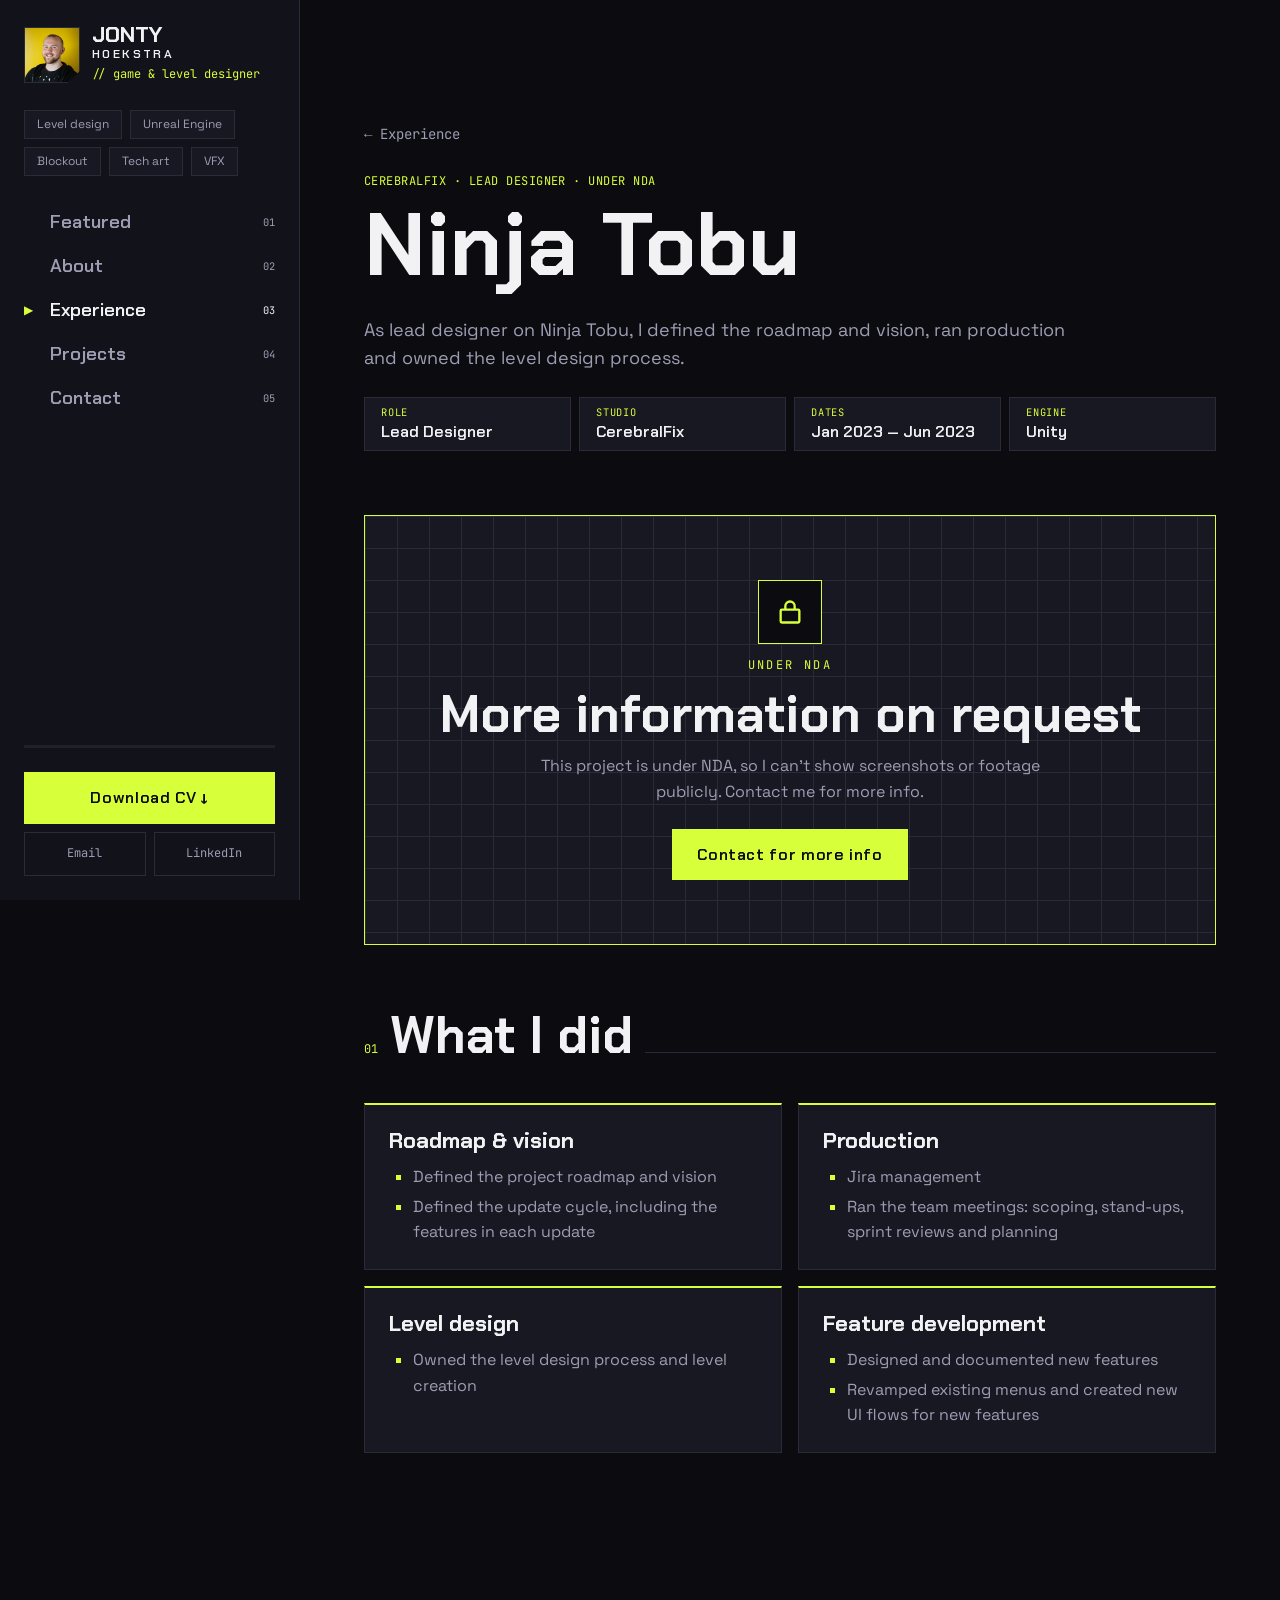
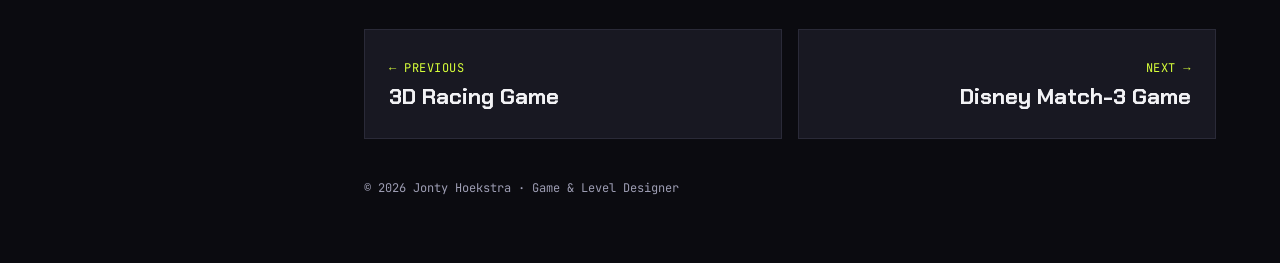
<file: projects/ninja-tobu.html>
<!doctype html>
<html lang="en-GB">
<head>
  <meta charset="utf-8">
  <meta name="viewport" content="width=device-width, initial-scale=1, viewport-fit=cover">
  <title>Ninja Tobu — Jonty Hoekstra, Game &amp; Level Designer</title>
  <meta name="description" content="Ninja Tobu at CerebralFix, where Jonty Hoekstra was lead designer: roadmap, production, level design and feature development in Unity.">
  <meta name="theme-color" content="#0b0b10">
  <meta property="og:title" content="Ninja Tobu — Jonty Hoekstra, Game &amp; Level Designer">
  <meta property="og:description" content="Ninja Tobu at CerebralFix, where Jonty Hoekstra was lead designer: roadmap, production, level design and feature development in Unity.">
  <meta property="og:type" content="website">
  <meta property="og:url" content="https://jonty-hoekstra.github.io/projects/ninja-tobu.html">
  <meta property="og:site_name" content="Jonty Hoekstra">
  <meta property="og:image" content="https://jonty-hoekstra.github.io/assets/img/previews/home.jpg">
  <meta property="og:image:width" content="1200">
  <meta property="og:image:height" content="630">
  <meta property="og:image:alt" content="A rotating yellow puzzle platform in a cargo bay, from Spaceship Level by Jonty Hoekstra">
  <meta name="twitter:card" content="summary_large_image">
  <link rel="canonical" href="https://jonty-hoekstra.github.io/projects/ninja-tobu.html">
  <link rel="icon" href="../assets/img/favicon.svg" type="image/svg+xml">
  <link rel="stylesheet" href="../assets/css/tokens.css">
  <link rel="stylesheet" href="../assets/css/base.css">
  <link rel="stylesheet" href="../assets/css/layout.css">
  <link rel="stylesheet" href="../assets/css/components.css">
  <script>document.documentElement.classList.add('js');</script>
</head>
<body class="is-docked">
<a class="skip-link" href="#main">Skip to content</a>

<aside class="panel" data-panel aria-label="Site navigation">
  <a class="panel__identity" href="../index.html">
    <span class="panel__avatar"><img src="../assets/img/about/headshot-400.webp" width="400" height="400" alt="" decoding="async"></span>
    <span><span class="panel__name">JONTY <span class="panel__surname">HOEKSTRA</span></span><span class="panel__role">// game &amp; level designer</span></span>
  </a>
  <ul class="panel__focus" aria-label="Focus">
    <li>Level design</li><li>Unreal Engine</li><li>Blockout</li><li>Tech art</li><li>VFX</li>
  </ul>
  <nav class="panel__nav" aria-label="Sections">
    <ul class="panel-nav" data-panel-nav>
      <li class="panel-nav__marker" data-panel-marker aria-hidden="true">▶</li>
      <li><a class="panel-nav__link" href="../index.html#featured">Featured <span class="panel-nav__number">01</span></a></li>
      <li><a class="panel-nav__link" href="../index.html#about">About <span class="panel-nav__number">02</span></a></li>
      <li><a class="panel-nav__link" href="../index.html#experience" data-panel-current>Experience <span class="panel-nav__number">03</span></a></li>
      <li><a class="panel-nav__link" href="../index.html#projects">Projects <span class="panel-nav__number">04</span></a></li>
      <li><a class="panel-nav__link" href="../index.html#contact">Contact <span class="panel-nav__number">05</span></a></li>
    </ul>
  </nav>
  <div class="panel__progress" aria-hidden="true"><span class="panel__progress-fill" data-panel-progress></span></div>
  <div class="panel__footer">
    <a class="button" href="../assets/Docs/jonty-hoekstra-cv.pdf" target="_blank" rel="noopener">Download CV ↓</a>
    <div class="panel__links">
      <a href="mailto:jontyhoekstra@gmail.com">Email</a>
      <a href="https://www.linkedin.com/in/jonty-hoekstra-242988165/" target="_blank" rel="noopener">LinkedIn</a>
    </div>
  </div>
</aside>

<main id="main">
  <header class="project-header reveal">
    <a class="back-link" href="../index.html#experience">← Experience</a>
    <p class="eyebrow">CEREBRALFIX · LEAD DESIGNER · UNDER NDA</p>
    <h1 class="project-header__title" data-scramble>Ninja Tobu</h1>
    <p class="project-header__intro">As lead designer on Ninja Tobu, I defined the roadmap and vision, ran production and owned the level design process.</p>
    <ul class="facts"><li class="facts__item"><span class="facts__label">Role</span>Lead Designer</li><li class="facts__item"><span class="facts__label">Studio</span>CerebralFix</li><li class="facts__item"><span class="facts__label">Dates</span>Jan 2023 — Jun 2023</li><li class="facts__item"><span class="facts__label">Engine</span>Unity</li></ul>
  </header>

  <div class="notice notice--locked wipe reveal">
    <span class="notice__icon"><svg viewBox="0 0 24 24" fill="none" stroke="currentColor" stroke-width="2" aria-hidden="true"><rect x="4" y="10" width="16" height="11" rx="1"/><path d="M8 10V7a4 4 0 0 1 8 0v3"/></svg></span>
    <p class="notice__label">UNDER NDA</p>
    <h2 class="notice__title">More information on request</h2>
    <p class="notice__text">This project is under NDA, so I can't show screenshots or footage publicly. Contact me for more info.</p>
    <a class="button" href="mailto:jontyhoekstra@gmail.com?subject=Portfolio%3A%20Ninja%20Tobu">Contact for more info</a>
  </div>

  <section class="section" id="role">
    <div class="section-heading reveal"><span class="section-heading__index">01</span><h2 class="section-heading__title" data-scramble>What I did</h2><span class="section-heading__rule"></span></div>
    <div class="detail-grid">
      <div class="detail-card reveal"><h3 class="detail-card__title">Roadmap &amp; vision</h3><ul class="experience__list"><li>Defined the project roadmap and vision</li><li>Defined the update cycle, including the features in each update</li></ul></div>
      <div class="detail-card reveal"><h3 class="detail-card__title">Production</h3><ul class="experience__list"><li>Jira management</li><li>Ran the team meetings: scoping, stand-ups, sprint reviews and planning</li></ul></div>
      <div class="detail-card reveal"><h3 class="detail-card__title">Level design</h3><ul class="experience__list"><li>Owned the level design process and level creation</li></ul></div>
      <div class="detail-card reveal"><h3 class="detail-card__title">Feature development</h3><ul class="experience__list"><li>Designed and documented new features</li><li>Revamped existing menus and created new UI flows for new features</li></ul></div>
    </div>
  </section>

  <nav class="project-nav" aria-label="More professional projects">
    <a class="project-nav__link" href="racing-game.html"><span class="eyebrow">← PREVIOUS</span><span class="project-nav__title">3D Racing Game</span></a>
    <a class="project-nav__link project-nav__link--next" href="disney-match-3.html"><span class="eyebrow">NEXT →</span><span class="project-nav__title">Disney Match-3 Game</span></a>
  </nav>
  <p class="site-footer">© 2026 Jonty Hoekstra · Game &amp; Level Designer</p>
</main>

<script src="../assets/js/motion.js" defer></script>
<script src="../assets/js/panel.js" defer></script>
<script src="../assets/js/reveal.js" defer></script>
</body>
</html>
</file>
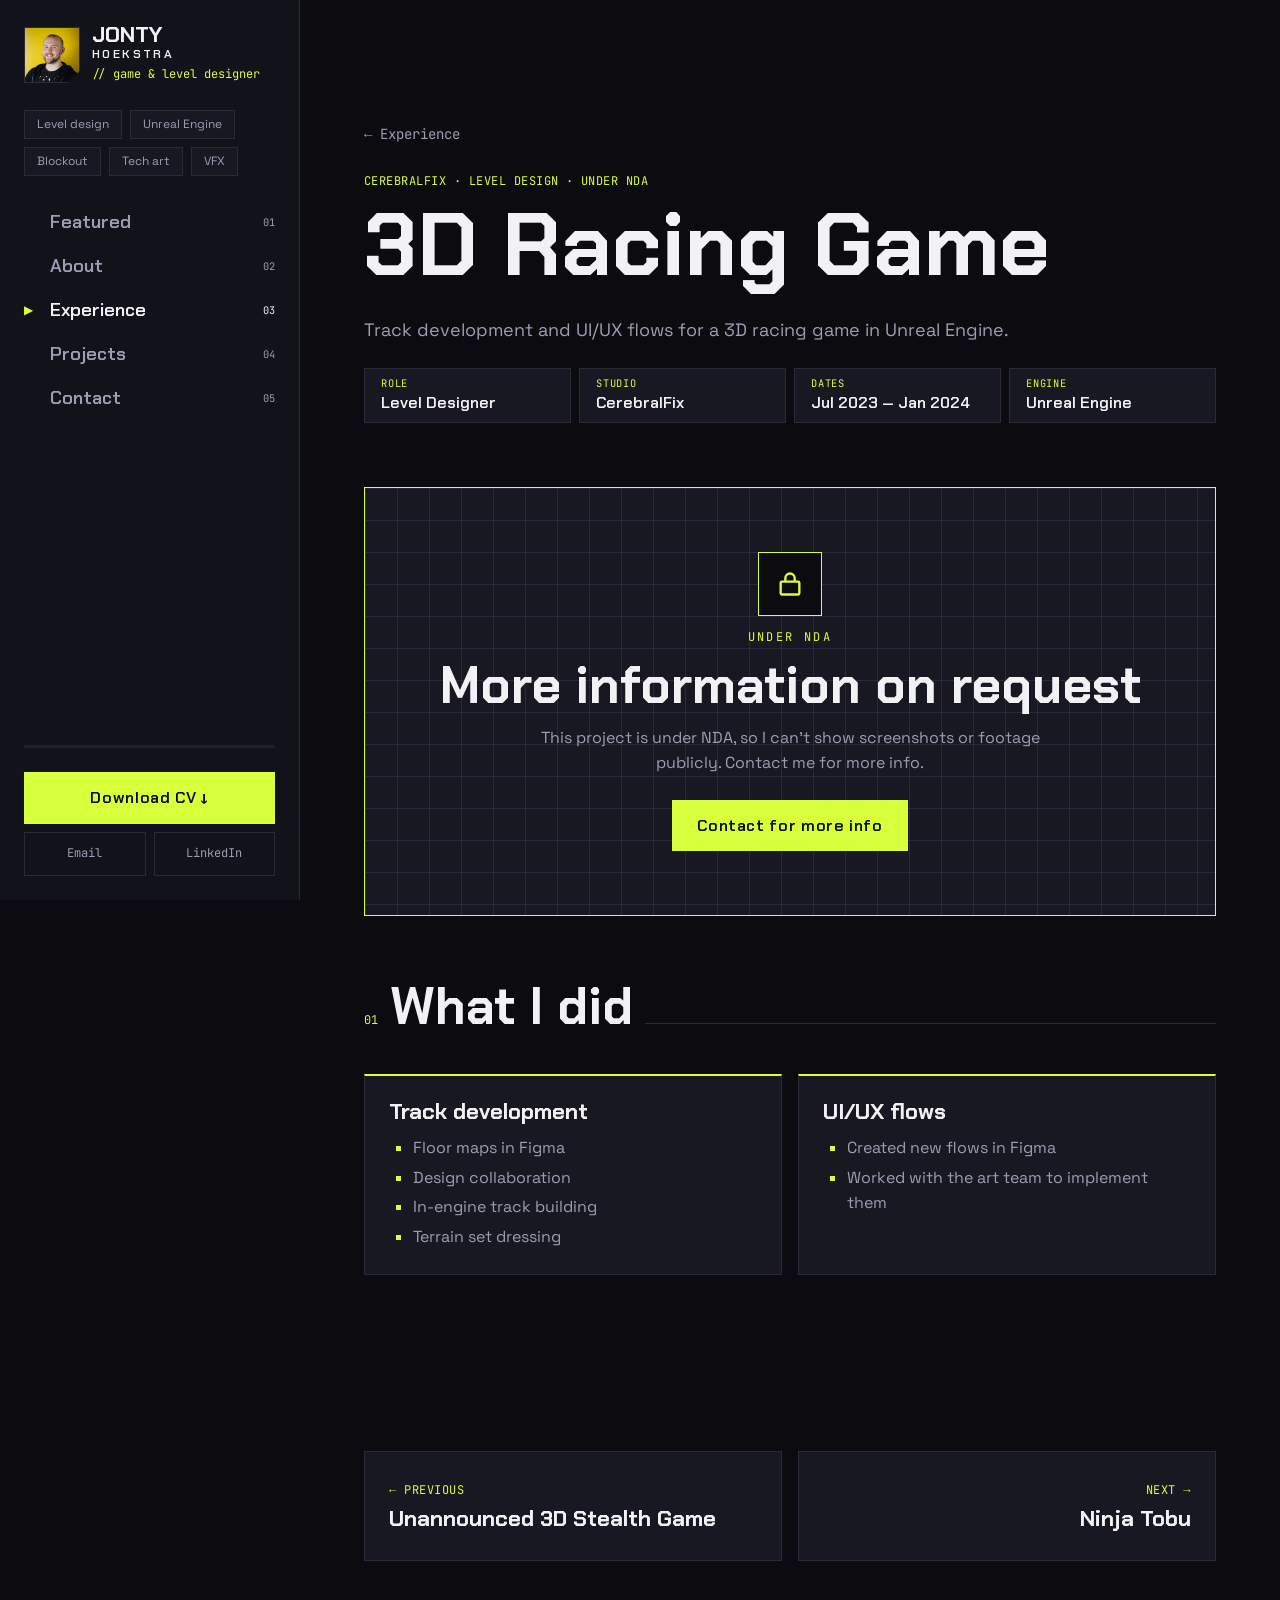
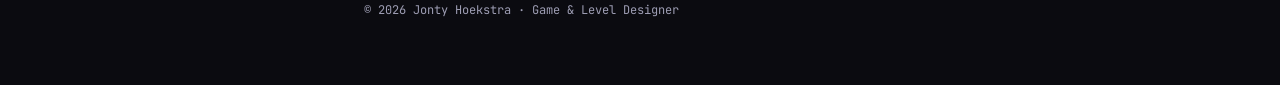
<file: projects/racing-game.html>
<!doctype html>
<html lang="en-GB">
<head>
  <meta charset="utf-8">
  <meta name="viewport" content="width=device-width, initial-scale=1, viewport-fit=cover">
  <title>3D Racing Game — Jonty Hoekstra, Game &amp; Level Designer</title>
  <meta name="description" content="A 3D racing game at CerebralFix, where Jonty Hoekstra was level designer: track development in Figma and Unreal Engine, and UI/UX flows.">
  <meta name="theme-color" content="#0b0b10">
  <meta property="og:title" content="3D Racing Game — Jonty Hoekstra, Game &amp; Level Designer">
  <meta property="og:description" content="A 3D racing game at CerebralFix, where Jonty Hoekstra was level designer: track development in Figma and Unreal Engine, and UI/UX flows.">
  <meta property="og:type" content="website">
  <meta property="og:url" content="https://jonty-hoekstra.github.io/projects/racing-game.html">
  <meta property="og:site_name" content="Jonty Hoekstra">
  <meta property="og:image" content="https://jonty-hoekstra.github.io/assets/img/previews/home.jpg">
  <meta property="og:image:width" content="1200">
  <meta property="og:image:height" content="630">
  <meta property="og:image:alt" content="A rotating yellow puzzle platform in a cargo bay, from Spaceship Level by Jonty Hoekstra">
  <meta name="twitter:card" content="summary_large_image">
  <link rel="canonical" href="https://jonty-hoekstra.github.io/projects/racing-game.html">
  <link rel="icon" href="../assets/img/favicon.svg" type="image/svg+xml">
  <link rel="stylesheet" href="../assets/css/tokens.css">
  <link rel="stylesheet" href="../assets/css/base.css">
  <link rel="stylesheet" href="../assets/css/layout.css">
  <link rel="stylesheet" href="../assets/css/components.css">
  <script>document.documentElement.classList.add('js');</script>
</head>
<body class="is-docked">
<a class="skip-link" href="#main">Skip to content</a>

<aside class="panel" data-panel aria-label="Site navigation">
  <a class="panel__identity" href="../index.html">
    <span class="panel__avatar"><img src="../assets/img/about/headshot-400.webp" width="400" height="400" alt="" decoding="async"></span>
    <span><span class="panel__name">JONTY <span class="panel__surname">HOEKSTRA</span></span><span class="panel__role">// game &amp; level designer</span></span>
  </a>
  <ul class="panel__focus" aria-label="Focus">
    <li>Level design</li><li>Unreal Engine</li><li>Blockout</li><li>Tech art</li><li>VFX</li>
  </ul>
  <nav class="panel__nav" aria-label="Sections">
    <ul class="panel-nav" data-panel-nav>
      <li class="panel-nav__marker" data-panel-marker aria-hidden="true">▶</li>
      <li><a class="panel-nav__link" href="../index.html#featured">Featured <span class="panel-nav__number">01</span></a></li>
      <li><a class="panel-nav__link" href="../index.html#about">About <span class="panel-nav__number">02</span></a></li>
      <li><a class="panel-nav__link" href="../index.html#experience" data-panel-current>Experience <span class="panel-nav__number">03</span></a></li>
      <li><a class="panel-nav__link" href="../index.html#projects">Projects <span class="panel-nav__number">04</span></a></li>
      <li><a class="panel-nav__link" href="../index.html#contact">Contact <span class="panel-nav__number">05</span></a></li>
    </ul>
  </nav>
  <div class="panel__progress" aria-hidden="true"><span class="panel__progress-fill" data-panel-progress></span></div>
  <div class="panel__footer">
    <a class="button" href="../assets/Docs/jonty-hoekstra-cv.pdf" target="_blank" rel="noopener">Download CV ↓</a>
    <div class="panel__links">
      <a href="mailto:jontyhoekstra@gmail.com">Email</a>
      <a href="https://www.linkedin.com/in/jonty-hoekstra-242988165/" target="_blank" rel="noopener">LinkedIn</a>
    </div>
  </div>
</aside>

<main id="main">
  <header class="project-header reveal">
    <a class="back-link" href="../index.html#experience">← Experience</a>
    <p class="eyebrow">CEREBRALFIX · LEVEL DESIGN · UNDER NDA</p>
    <h1 class="project-header__title" data-scramble>3D Racing Game</h1>
    <p class="project-header__intro">Track development and UI/UX flows for a 3D racing game in Unreal Engine.</p>
    <ul class="facts"><li class="facts__item"><span class="facts__label">Role</span>Level Designer</li><li class="facts__item"><span class="facts__label">Studio</span>CerebralFix</li><li class="facts__item"><span class="facts__label">Dates</span>Jul 2023 — Jan 2024</li><li class="facts__item"><span class="facts__label">Engine</span>Unreal Engine</li></ul>
  </header>

  <div class="notice notice--locked wipe reveal">
    <span class="notice__icon"><svg viewBox="0 0 24 24" fill="none" stroke="currentColor" stroke-width="2" aria-hidden="true"><rect x="4" y="10" width="16" height="11" rx="1"/><path d="M8 10V7a4 4 0 0 1 8 0v3"/></svg></span>
    <p class="notice__label">UNDER NDA</p>
    <h2 class="notice__title">More information on request</h2>
    <p class="notice__text">This project is under NDA, so I can't show screenshots or footage publicly. Contact me for more info.</p>
    <a class="button" href="mailto:jontyhoekstra@gmail.com?subject=Portfolio%3A%203D%20Racing%20Game">Contact for more info</a>
  </div>

  <section class="section" id="role">
    <div class="section-heading reveal"><span class="section-heading__index">01</span><h2 class="section-heading__title" data-scramble>What I did</h2><span class="section-heading__rule"></span></div>
    <div class="detail-grid">
      <div class="detail-card reveal"><h3 class="detail-card__title">Track development</h3><ul class="experience__list"><li>Floor maps in Figma</li><li>Design collaboration</li><li>In-engine track building</li><li>Terrain set dressing</li></ul></div>
      <div class="detail-card reveal"><h3 class="detail-card__title">UI/UX flows</h3><ul class="experience__list"><li>Created new flows in Figma</li><li>Worked with the art team to implement them</li></ul></div>
    </div>
  </section>

  <nav class="project-nav" aria-label="More professional projects">
    <a class="project-nav__link" href="stealth-game.html"><span class="eyebrow">← PREVIOUS</span><span class="project-nav__title">Unannounced 3D Stealth Game</span></a>
    <a class="project-nav__link project-nav__link--next" href="ninja-tobu.html"><span class="eyebrow">NEXT →</span><span class="project-nav__title">Ninja Tobu</span></a>
  </nav>
  <p class="site-footer">© 2026 Jonty Hoekstra · Game &amp; Level Designer</p>
</main>

<script src="../assets/js/motion.js" defer></script>
<script src="../assets/js/panel.js" defer></script>
<script src="../assets/js/reveal.js" defer></script>
</body>
</html>
</file>
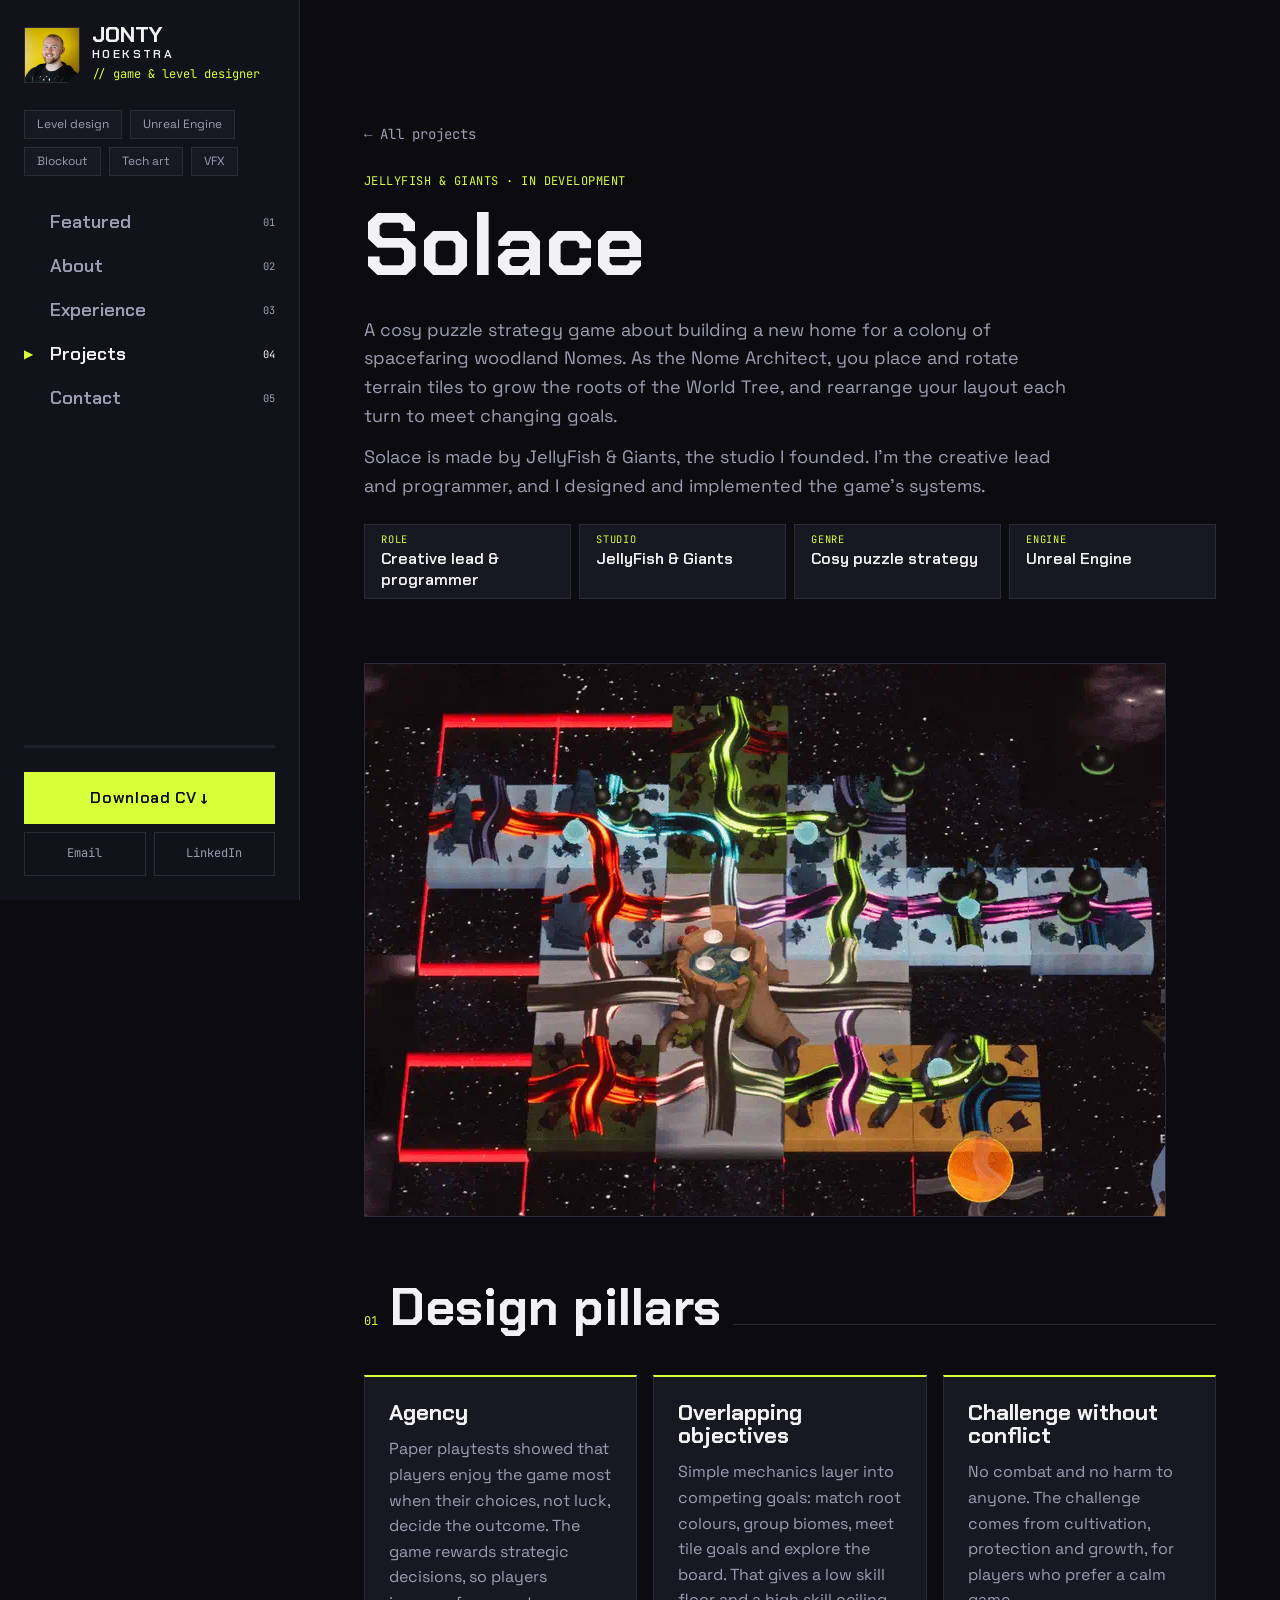
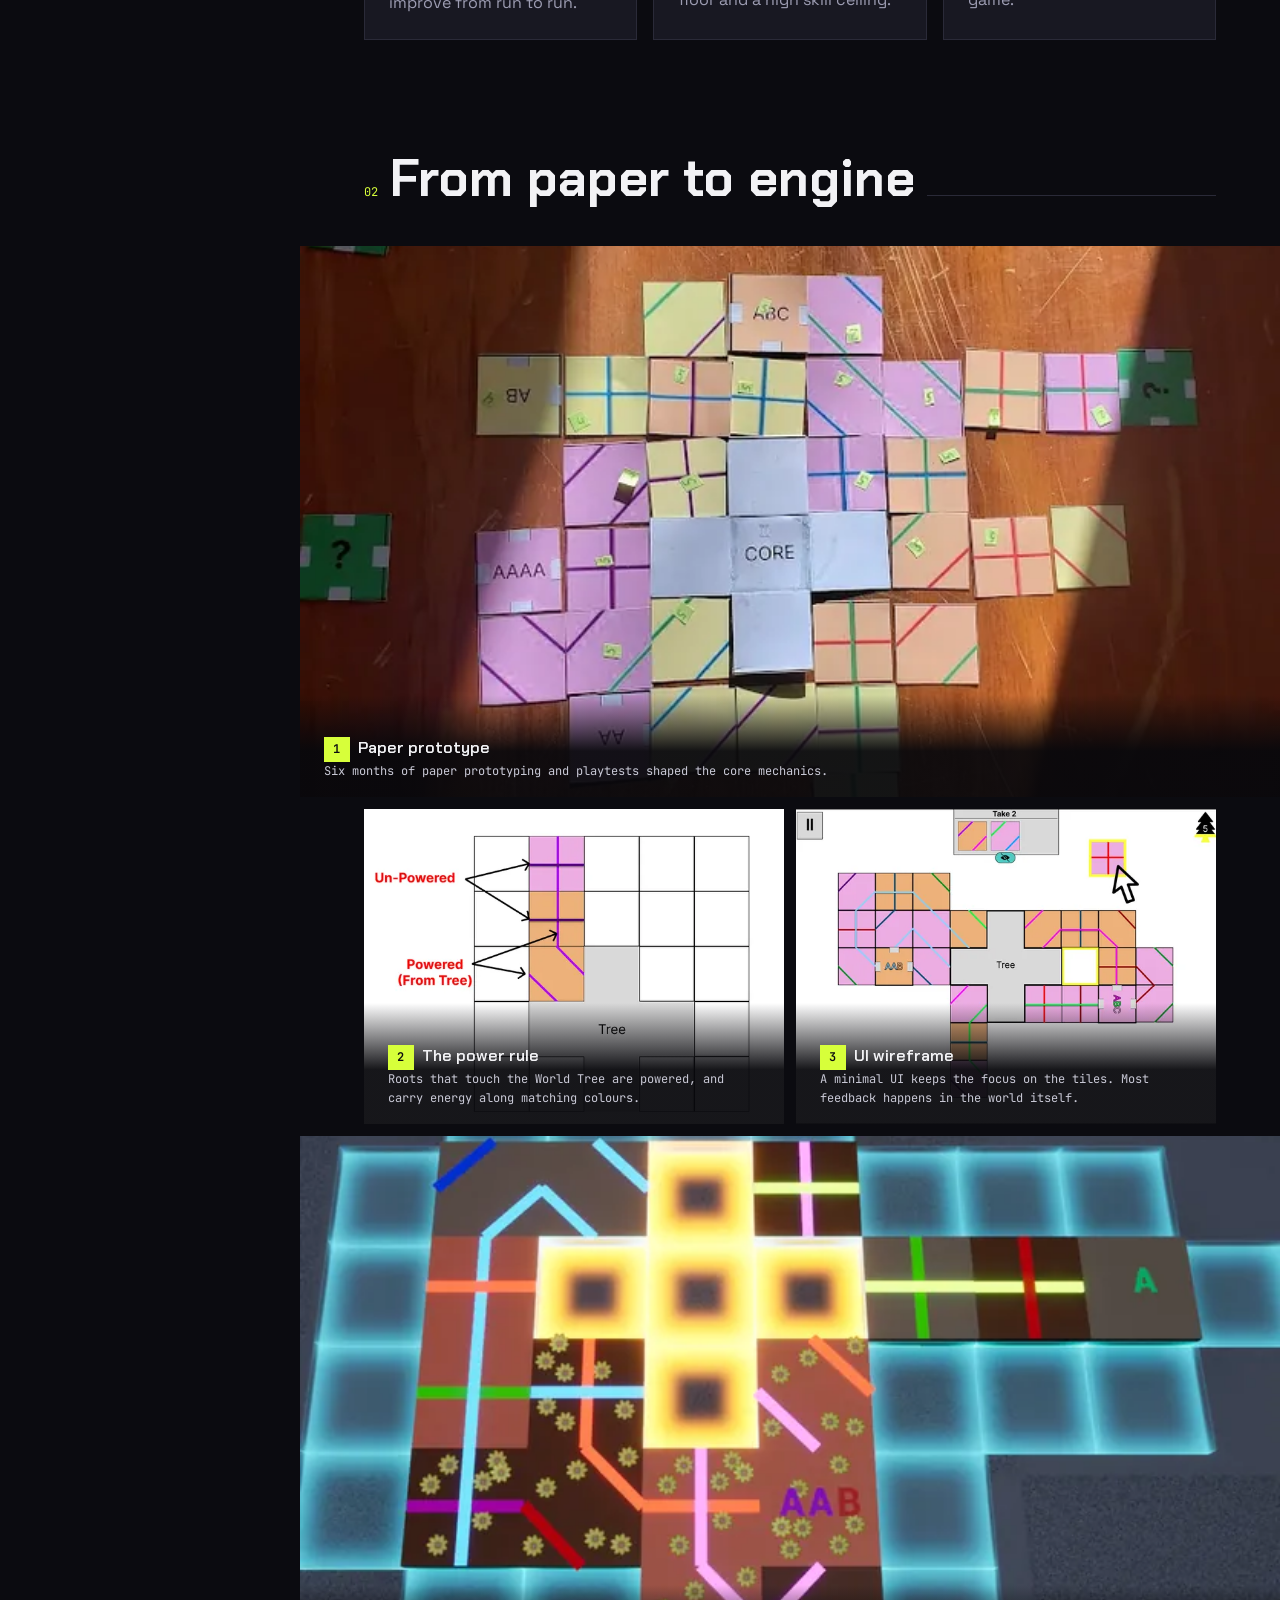
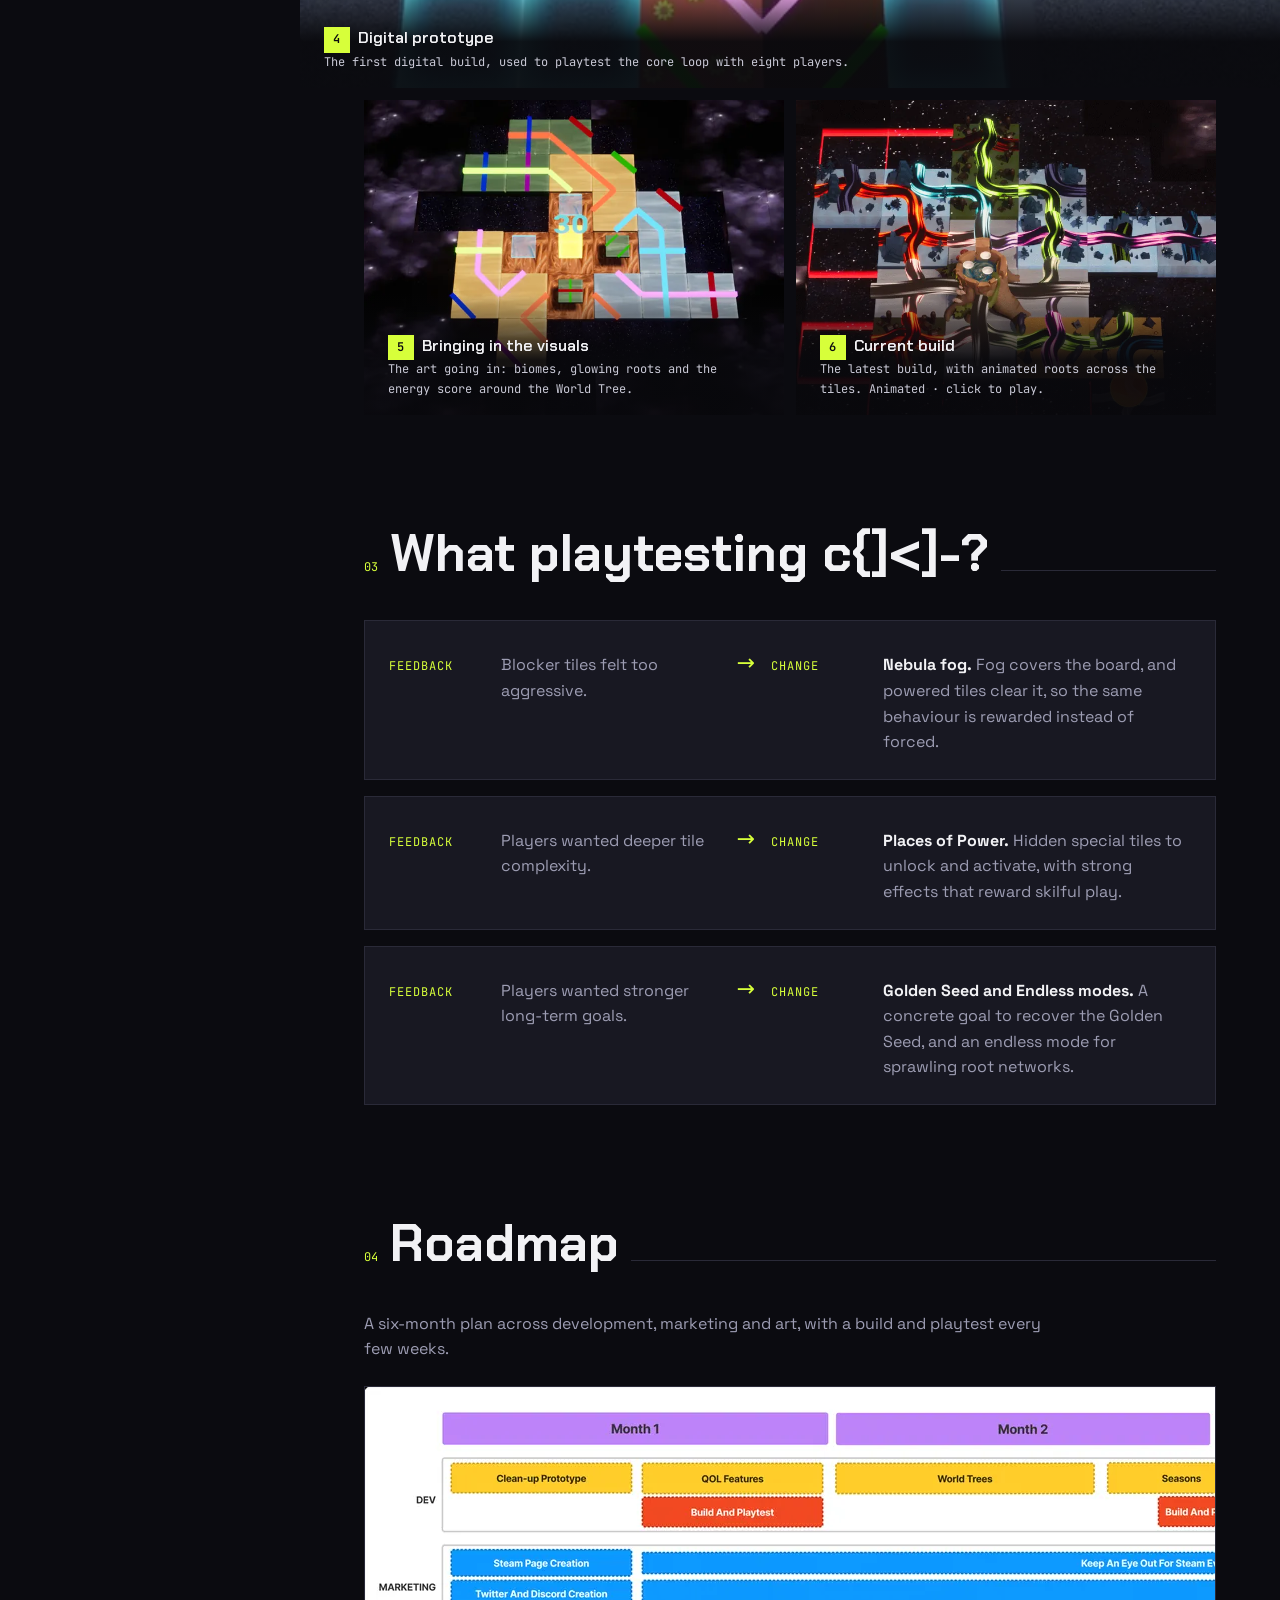
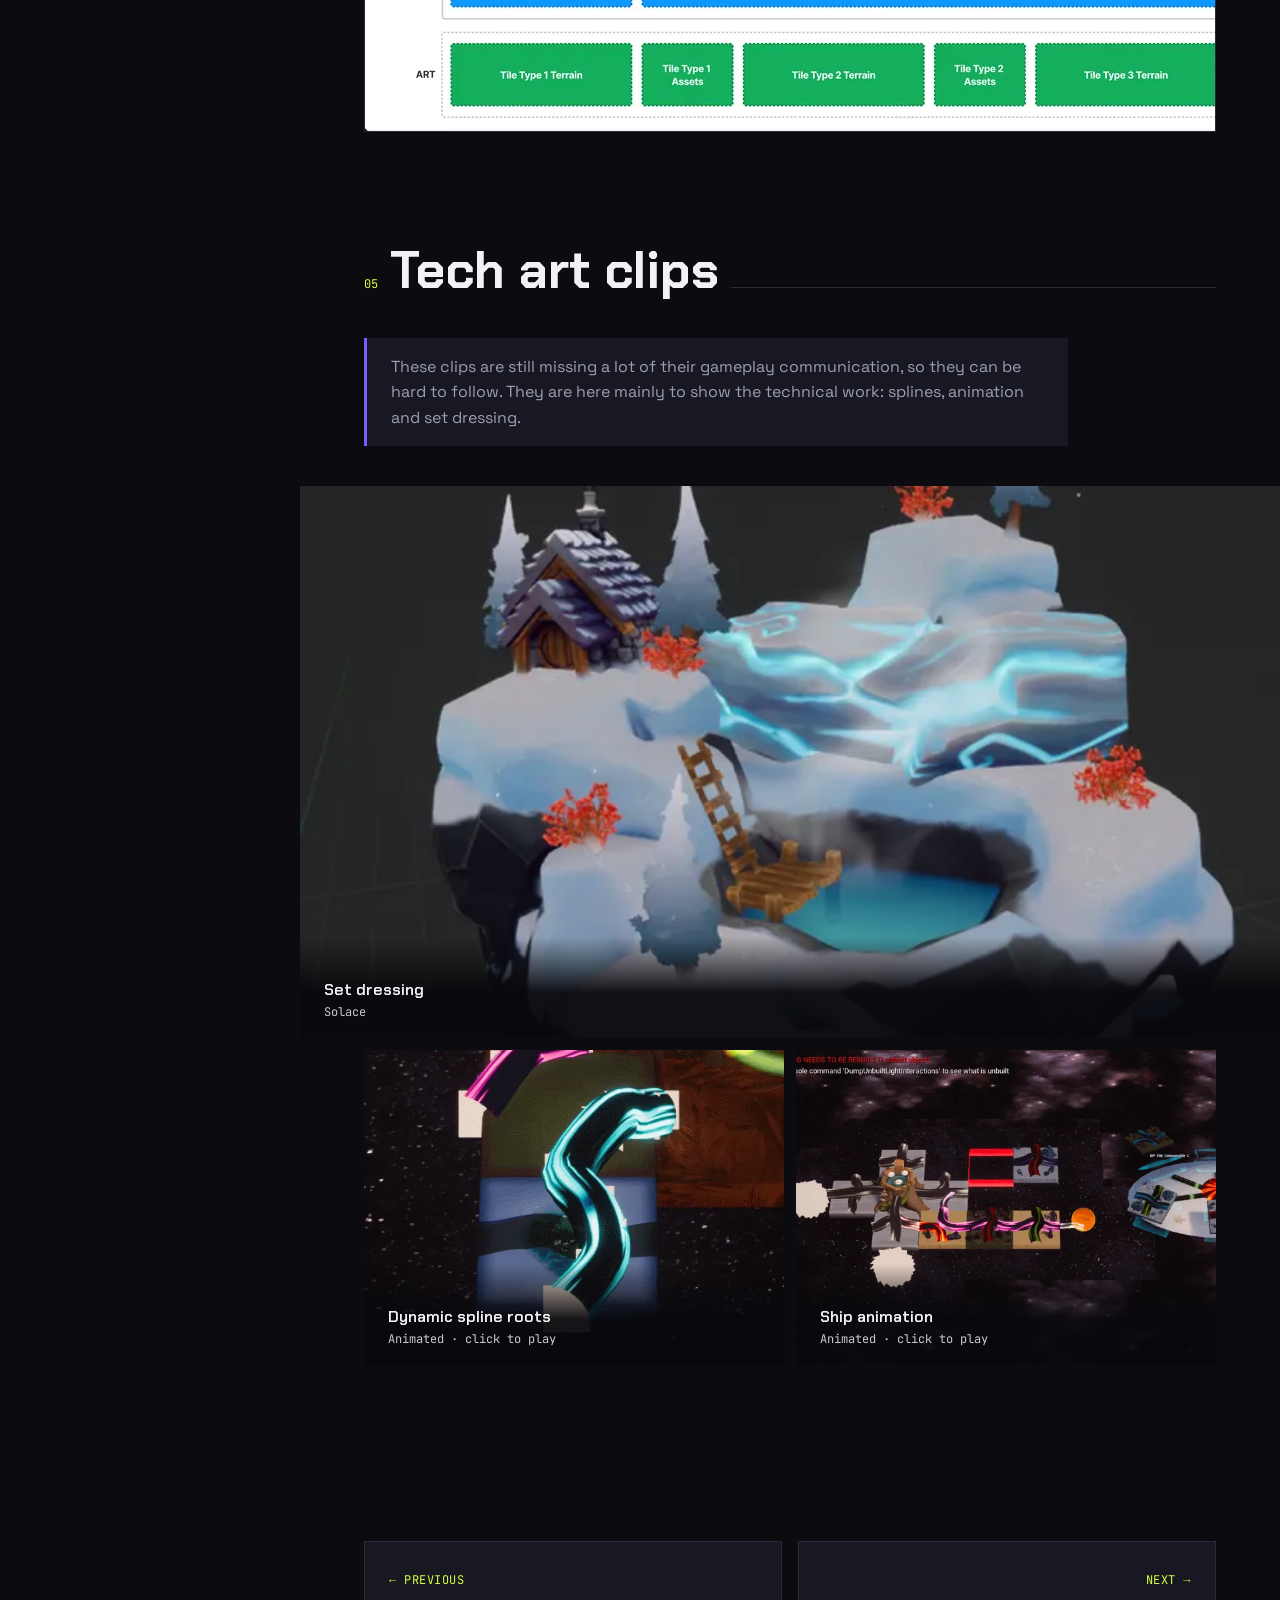
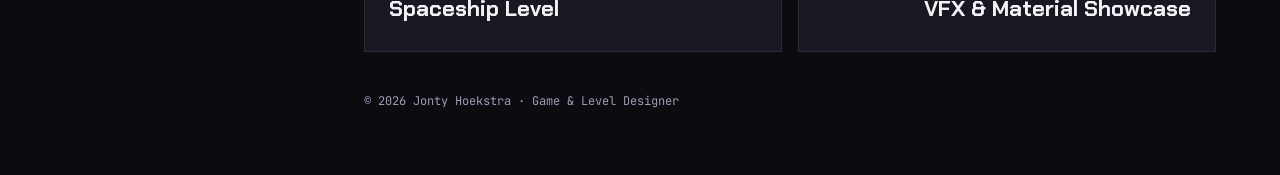
<file: projects/solace.html>
<!doctype html>
<html lang="en-GB">
<head>
  <meta charset="utf-8">
  <meta name="viewport" content="width=device-width, initial-scale=1, viewport-fit=cover">
  <title>Solace — Jonty Hoekstra, Game &amp; Level Designer</title>
  <meta name="description" content="Solace: a cosy puzzle strategy game in Unreal Engine by JellyFish &amp; Giants, with Jonty Hoekstra as creative lead and programmer.">
  <meta name="theme-color" content="#0b0b10">
  <meta property="og:title" content="Solace — Jonty Hoekstra, Game &amp; Level Designer">
  <meta property="og:description" content="Solace: a cosy puzzle strategy game in Unreal Engine by JellyFish &amp; Giants, with Jonty Hoekstra as creative lead and programmer.">
  <meta property="og:type" content="website">
  <meta property="og:url" content="https://jonty-hoekstra.github.io/projects/solace.html">
  <meta property="og:site_name" content="Jonty Hoekstra">
  <meta property="og:image" content="https://jonty-hoekstra.github.io/assets/img/previews/solace.jpg">
  <meta property="og:image:width" content="1200">
  <meta property="og:image:height" content="630">
  <meta property="og:image:alt" content="Glowing coloured roots across a cluster of floating tiles, from the current build of Solace">
  <meta name="twitter:card" content="summary_large_image">
  <link rel="canonical" href="https://jonty-hoekstra.github.io/projects/solace.html">
  <link rel="icon" href="../assets/img/favicon.svg" type="image/svg+xml">
  <link rel="stylesheet" href="../assets/css/tokens.css">
  <link rel="stylesheet" href="../assets/css/base.css">
  <link rel="stylesheet" href="../assets/css/layout.css">
  <link rel="stylesheet" href="../assets/css/components.css">
  <script>document.documentElement.classList.add('js');</script>
</head>
<body class="is-docked">
<a class="skip-link" href="#main">Skip to content</a>

<aside class="panel" data-panel aria-label="Site navigation">
  <a class="panel__identity" href="../index.html">
    <span class="panel__avatar"><img src="../assets/img/about/headshot-400.webp" width="400" height="400" alt="" decoding="async"></span>
    <span><span class="panel__name">JONTY <span class="panel__surname">HOEKSTRA</span></span><span class="panel__role">// game &amp; level designer</span></span>
  </a>
  <ul class="panel__focus" aria-label="Focus">
    <li>Level design</li><li>Unreal Engine</li><li>Blockout</li><li>Tech art</li><li>VFX</li>
  </ul>
  <nav class="panel__nav" aria-label="Sections">
    <ul class="panel-nav" data-panel-nav>
      <li class="panel-nav__marker" data-panel-marker aria-hidden="true">▶</li>
      <li><a class="panel-nav__link" href="../index.html#featured">Featured <span class="panel-nav__number">01</span></a></li>
      <li><a class="panel-nav__link" href="../index.html#about">About <span class="panel-nav__number">02</span></a></li>
      <li><a class="panel-nav__link" href="../index.html#experience">Experience <span class="panel-nav__number">03</span></a></li>
      <li><a class="panel-nav__link" href="../index.html#projects" data-panel-current>Projects <span class="panel-nav__number">04</span></a></li>
      <li><a class="panel-nav__link" href="../index.html#contact">Contact <span class="panel-nav__number">05</span></a></li>
    </ul>
  </nav>
  <div class="panel__progress" aria-hidden="true"><span class="panel__progress-fill" data-panel-progress></span></div>
  <div class="panel__footer">
    <a class="button" href="../assets/Docs/jonty-hoekstra-cv.pdf" target="_blank" rel="noopener">Download CV ↓</a>
    <div class="panel__links">
      <a href="mailto:jontyhoekstra@gmail.com">Email</a>
      <a href="https://www.linkedin.com/in/jonty-hoekstra-242988165/" target="_blank" rel="noopener">LinkedIn</a>
    </div>
  </div>
</aside>

<main id="main">
  <header class="project-header reveal">
    <a class="back-link" href="../index.html#projects">← All projects</a>
    <p class="eyebrow">JELLYFISH &amp; GIANTS · IN DEVELOPMENT</p>
    <h1 class="project-header__title" data-scramble>Solace</h1>
    <p class="project-header__intro">A cosy puzzle strategy game about building a new home for a colony of spacefaring woodland Nomes. As the Nome Architect, you place and rotate terrain tiles to grow the roots of the World Tree, and rearrange your layout each turn to meet changing goals.</p>
    <p class="project-header__intro">Solace is made by JellyFish &amp; Giants, the studio I founded. I'm the creative lead and programmer, and I designed and implemented the game's systems.</p>
    <ul class="facts"><li class="facts__item"><span class="facts__label">Role</span>Creative lead &amp; programmer</li><li class="facts__item"><span class="facts__label">Studio</span>JellyFish &amp; Giants</li><li class="facts__item"><span class="facts__label">Genre</span>Cosy puzzle strategy</li><li class="facts__item"><span class="facts__label">Engine</span>Unreal Engine</li></ul>
  </header>

  <figure class="media project-hero project-hero--natural wipe reveal"><picture><source srcset="../assets/img/solace/tile-animation.webp" type="image/webp" media="(prefers-reduced-motion: no-preference)"><img src="../assets/img/solace/tile-animation-poster.webp" width="800" height="552" alt="High-angle view: glowing coloured roots animate across a cluster of floating tiles in space" fetchpriority="high" decoding="async"></picture></figure>

  <section class="section" id="pillars">
    <div class="section-heading reveal"><span class="section-heading__index">01</span><h2 class="section-heading__title" data-scramble>Design pillars</h2><span class="section-heading__rule"></span></div>
    <div class="pillars">
      <div class="pillar reveal"><h3 class="pillar__title">Agency</h3><p>Paper playtests showed that players enjoy the game most when their choices, not luck, decide the outcome. The game rewards strategic decisions, so players improve from run to run.</p></div>
      <div class="pillar reveal"><h3 class="pillar__title">Overlapping objectives</h3><p>Simple mechanics layer into competing goals: match root colours, group biomes, meet tile goals and explore the board. That gives a low skill floor and a high skill ceiling.</p></div>
      <div class="pillar reveal"><h3 class="pillar__title">Challenge without conflict</h3><p>No combat and no harm to anyone. The challenge comes from cultivation, protection and growth, for players who prefer a calm game.</p></div>
    </div>
  </section>

  <section class="section" id="process">
    <div class="section-heading reveal"><span class="section-heading__index">02</span><h2 class="section-heading__title" data-scramble>From paper to engine</h2><span class="section-heading__rule"></span></div>
    <div class="gallery" data-gallery>
      <figure class="gallery__item reveal">
        <a class="gallery__open" href="../assets/img/solace/paper-prototype-683.webp" data-lightbox="Solace · Paper prototype"><img src="../assets/img/solace/paper-prototype-683.webp" srcset="../assets/img/solace/paper-prototype-640.webp 640w, ../assets/img/solace/paper-prototype-683.webp 683w" sizes="(min-width: 60rem) 30vw, (min-width: 40rem) 50vw, 100vw" width="683" height="911" alt="Paper tiles with coloured root lines laid out on a wooden table, around two core tiles" loading="lazy" decoding="async"></a>
        <figcaption class="gallery__caption"><span class="step-number">1</span>Paper prototype<small>Six months of paper prototyping and playtests shaped the core mechanics.</small></figcaption>
      </figure>
      <figure class="gallery__item reveal">
        <a class="gallery__open" href="../assets/img/solace/power-rule-763.webp" data-lightbox="Solace · The power rule"><img src="../assets/img/solace/power-rule-763.webp" srcset="../assets/img/solace/power-rule-640.webp 640w, ../assets/img/solace/power-rule-763.webp 763w" sizes="(min-width: 60rem) 30vw, (min-width: 40rem) 50vw, 100vw" width="763" height="715" alt="Diagram of roots on a grid: tiles connected to the Tree are powered, the rest are not" loading="lazy" decoding="async"></a>
        <figcaption class="gallery__caption"><span class="step-number">2</span>The power rule<small>Roots that touch the World Tree are powered, and carry energy along matching colours.</small></figcaption>
      </figure>
      <figure class="gallery__item reveal">
        <a class="gallery__open" href="../assets/img/solace/ui-wireframe-1145.webp" data-lightbox="Solace · UI wireframe"><img src="../assets/img/solace/ui-wireframe-1145.webp" srcset="../assets/img/solace/ui-wireframe-640.webp 640w, ../assets/img/solace/ui-wireframe-1145.webp 1145w" sizes="(min-width: 60rem) 30vw, (min-width: 40rem) 50vw, 100vw" width="1145" height="840" alt="Wireframe of the game screen, with tiles placed around the Tree and a tile tray at the top" loading="lazy" decoding="async"></a>
        <figcaption class="gallery__caption"><span class="step-number">3</span>UI wireframe<small>A minimal UI keeps the focus on the tiles. Most feedback happens in the world itself.</small></figcaption>
      </figure>
      <figure class="gallery__item reveal">
        <a class="gallery__open" href="../assets/img/solace/engine-prototype-1920.webp" data-lightbox="Solace · Digital prototype"><img src="../assets/img/solace/engine-prototype-1280.webp" srcset="../assets/img/solace/engine-prototype-640.webp 640w, ../assets/img/solace/engine-prototype-1280.webp 1280w, ../assets/img/solace/engine-prototype-1920.webp 1920w" sizes="(min-width: 60rem) 30vw, (min-width: 40rem) 50vw, 100vw" width="1920" height="1537" alt="Early digital build: glowing root lines across coloured tiles around a bright cross-shaped Tree" loading="lazy" decoding="async"></a>
        <figcaption class="gallery__caption"><span class="step-number">4</span>Digital prototype<small>The first digital build, used to playtest the core loop with eight players.</small></figcaption>
      </figure>
      <figure class="gallery__item reveal">
        <a class="gallery__open" href="../assets/img/solace/current-build-1629.webp" data-lightbox="Solace · Bringing in the visuals"><img src="../assets/img/solace/current-build-1280.webp" srcset="../assets/img/solace/current-build-640.webp 640w, ../assets/img/solace/current-build-1280.webp 1280w, ../assets/img/solace/current-build-1629.webp 1629w" sizes="(min-width: 60rem) 30vw, (min-width: 40rem) 50vw, 100vw" width="1629" height="1574" alt="Visuals going in: coloured roots glow across grass, jungle and ice tiles around the World Tree" loading="lazy" decoding="async"></a>
        <figcaption class="gallery__caption"><span class="step-number">5</span>Bringing in the visuals<small>The art going in: biomes, glowing roots and the energy score around the World Tree.</small></figcaption>
      </figure>
      <figure class="gallery__item reveal">
        <a class="gallery__open" href="../assets/img/solace/tile-animation.webp" data-lightbox="Solace · Current build"><img src="../assets/img/solace/tile-animation-poster.webp" width="800" height="552" alt="The current build from a high angle: glowing coloured roots across a cluster of floating tiles" loading="lazy" decoding="async"></a>
        <figcaption class="gallery__caption"><span class="step-number">6</span>Current build<small>The latest build, with animated roots across the tiles. Animated · click to play.</small></figcaption>
      </figure>
    </div>
  </section>

  <section class="section" id="playtesting">
    <div class="section-heading reveal"><span class="section-heading__index">03</span><h2 class="section-heading__title" data-scramble>What playtesting changed</h2><span class="section-heading__rule"></span></div>
    <ul class="changes">
      <li class="change reveal"><span class="change__label">Feedback</span><p class="change__from">Blocker tiles felt too aggressive.</p><span class="change__arrow" aria-hidden="true">→</span><span class="change__label">Change</span><p class="change__to"><strong>Nebula fog.</strong> Fog covers the board, and powered tiles clear it, so the same behaviour is rewarded instead of forced.</p></li>
      <li class="change reveal"><span class="change__label">Feedback</span><p class="change__from">Players wanted deeper tile complexity.</p><span class="change__arrow" aria-hidden="true">→</span><span class="change__label">Change</span><p class="change__to"><strong>Places of Power.</strong> Hidden special tiles to unlock and activate, with strong effects that reward skilful play.</p></li>
      <li class="change reveal"><span class="change__label">Feedback</span><p class="change__from">Players wanted stronger long-term goals.</p><span class="change__arrow" aria-hidden="true">→</span><span class="change__label">Change</span><p class="change__to"><strong>Golden Seed and Endless modes.</strong> A concrete goal to recover the Golden Seed, and an endless mode for sprawling root networks.</p></li>
    </ul>
  </section>

  <section class="section" id="roadmap">
    <div class="section-heading reveal"><span class="section-heading__index">04</span><h2 class="section-heading__title" data-scramble>Roadmap</h2><span class="section-heading__rule"></span></div>
    <p class="section-intro reveal">A six-month plan across development, marketing and art, with a build and playtest every few weeks.</p>
    <div class="scroll-frame reveal" tabindex="0" role="region" aria-label="Solace roadmap chart, scrolls sideways">
      <a href="../assets/img/solace/roadmap-2400.webp" target="_blank" rel="noopener"><img src="../assets/img/solace/roadmap-1280.webp" srcset="../assets/img/solace/roadmap-1280.webp 1280w, ../assets/img/solace/roadmap-2400.webp 2400w" sizes="2400px" width="2400" height="344" alt="Six-month Gantt chart with development, marketing and art tasks, from prototype clean-up to polish" loading="lazy" decoding="async"></a>
    </div>
  </section>

  <section class="section" id="clips">
    <div class="section-heading reveal"><span class="section-heading__index">05</span><h2 class="section-heading__title" data-scramble>Tech art clips</h2><span class="section-heading__rule"></span></div>
    <p class="note reveal">These clips are still missing a lot of their gameplay communication, so they can be hard to follow. They are here mainly to show the technical work: splines, animation and set dressing.</p>
    <div class="gallery" data-gallery>
        <figure class="gallery__item reveal">
          <a class="gallery__open" href="../assets/img/solace/set-dressing-1264.webp" data-lightbox="Solace · Set dressing"><img src="../assets/img/solace/set-dressing-1264.webp" srcset="../assets/img/solace/set-dressing-640.webp 640w, ../assets/img/solace/set-dressing-1264.webp 1264w" sizes="(min-width: 60rem) 30vw, (min-width: 40rem) 50vw, 100vw" width="1264" height="1308" alt="A snowy floating island with a cabin, a frozen pool and glowing ice" loading="lazy" decoding="async"></a>
          <figcaption class="gallery__caption">Set dressing<small>Solace</small></figcaption>
        </figure>
        <figure class="gallery__item reveal">
          <a class="gallery__open" href="../assets/img/solace/spline-roots.webp" data-lightbox="Solace · Dynamic spline roots"><img src="../assets/img/solace/spline-roots-poster.webp" width="486" height="481" alt="Glowing roots grow along a spline across a tile" loading="lazy" decoding="async"></a>
          <figcaption class="gallery__caption">Dynamic spline roots<small>Animated · click to play</small></figcaption>
        </figure>
        <figure class="gallery__item reveal">
          <a class="gallery__open" href="../assets/img/solace/ship-animation.webp" data-lightbox="Solace · Ship animation"><img src="../assets/img/solace/ship-animation-poster.webp" width="800" height="482" alt="A ship moves along glowing paths between tiles" loading="lazy" decoding="async"></a>
          <figcaption class="gallery__caption">Ship animation<small>Animated · click to play</small></figcaption>
        </figure>
    </div>
  </section>

  <nav class="project-nav" aria-label="More projects">
    <a class="project-nav__link" href="spaceship-level.html"><span class="eyebrow">← PREVIOUS</span><span class="project-nav__title">Spaceship Level</span></a>
    <a class="project-nav__link project-nav__link--next" href="vfx-material-showcase.html"><span class="eyebrow">NEXT →</span><span class="project-nav__title">VFX &amp; Material Showcase</span></a>
  </nav>
  <p class="site-footer">© 2026 Jonty Hoekstra · Game &amp; Level Designer</p>
</main>

<script src="../assets/js/motion.js" defer></script>
<script src="../assets/js/panel.js" defer></script>
<script src="../assets/js/reveal.js" defer></script>
<script src="../assets/js/tilt.js" defer></script>
<script src="../assets/js/lightbox.js" defer></script>
</body>
</html>
</file>
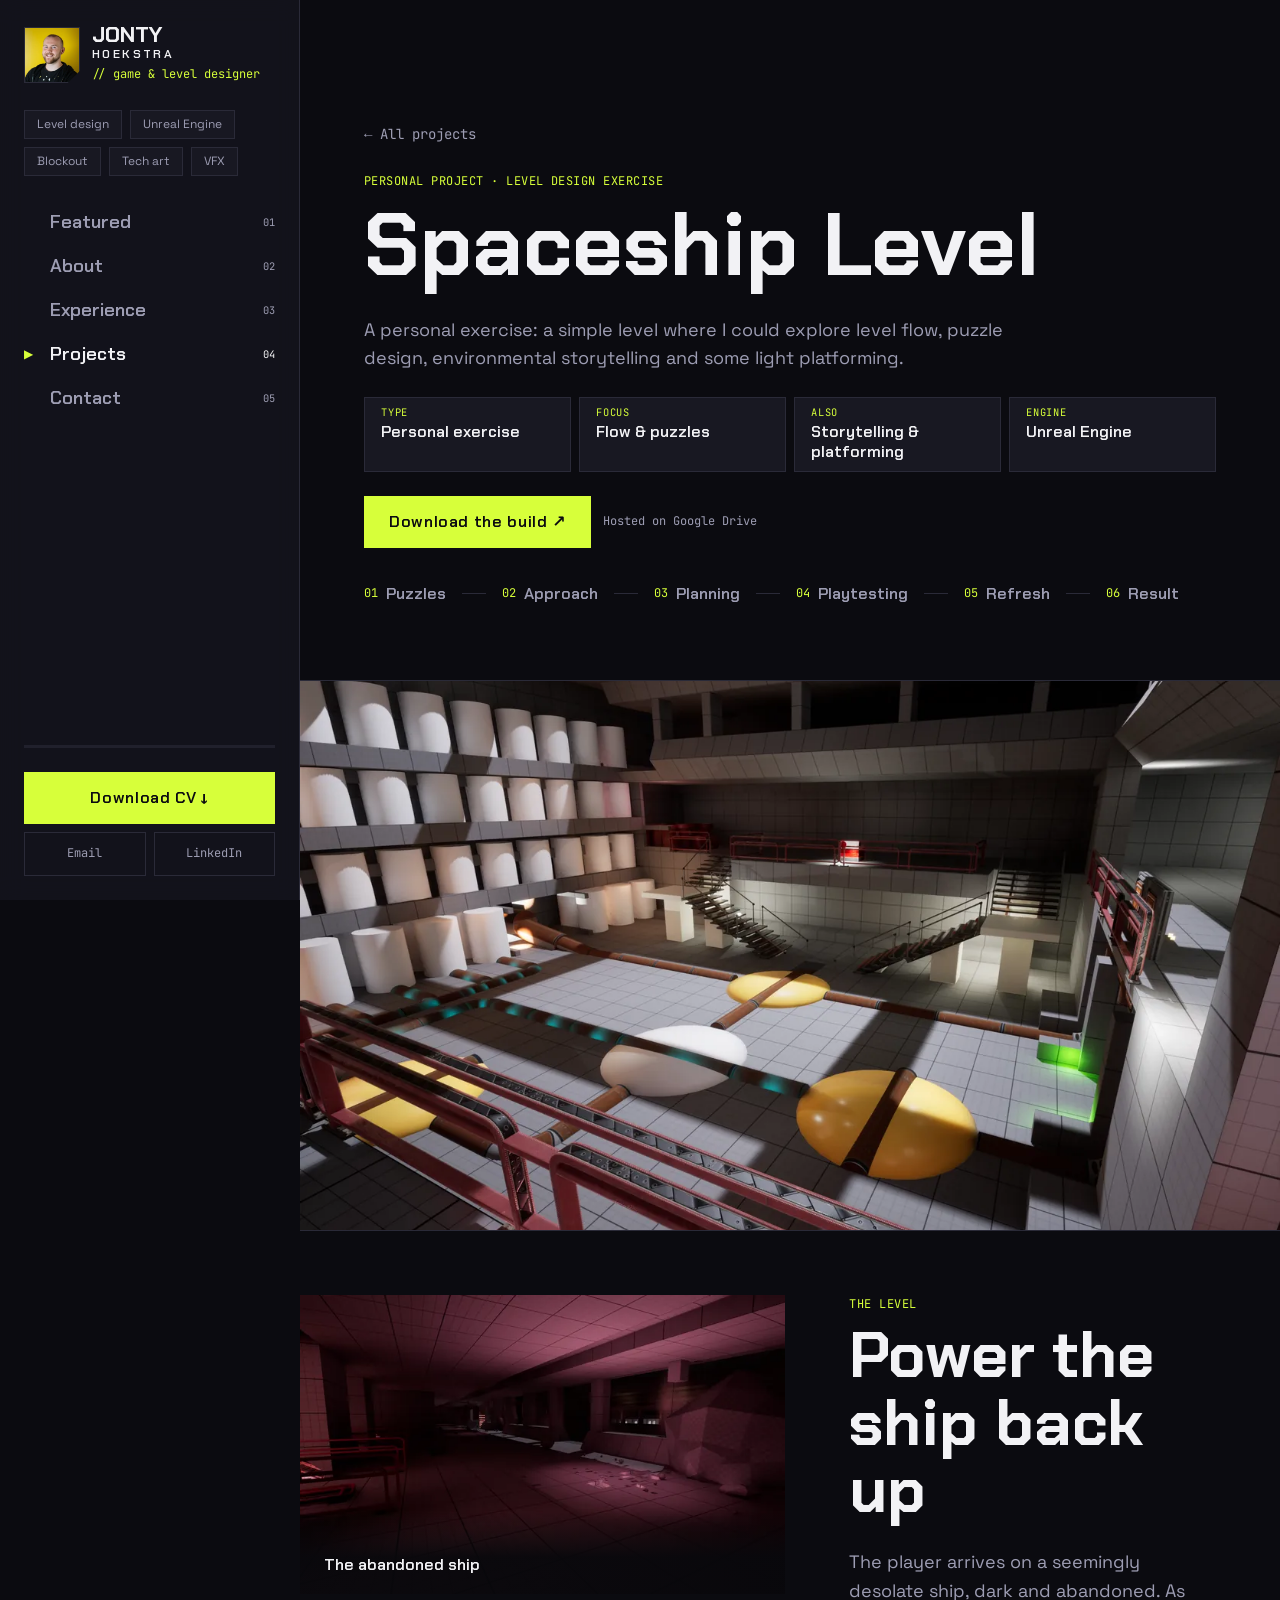
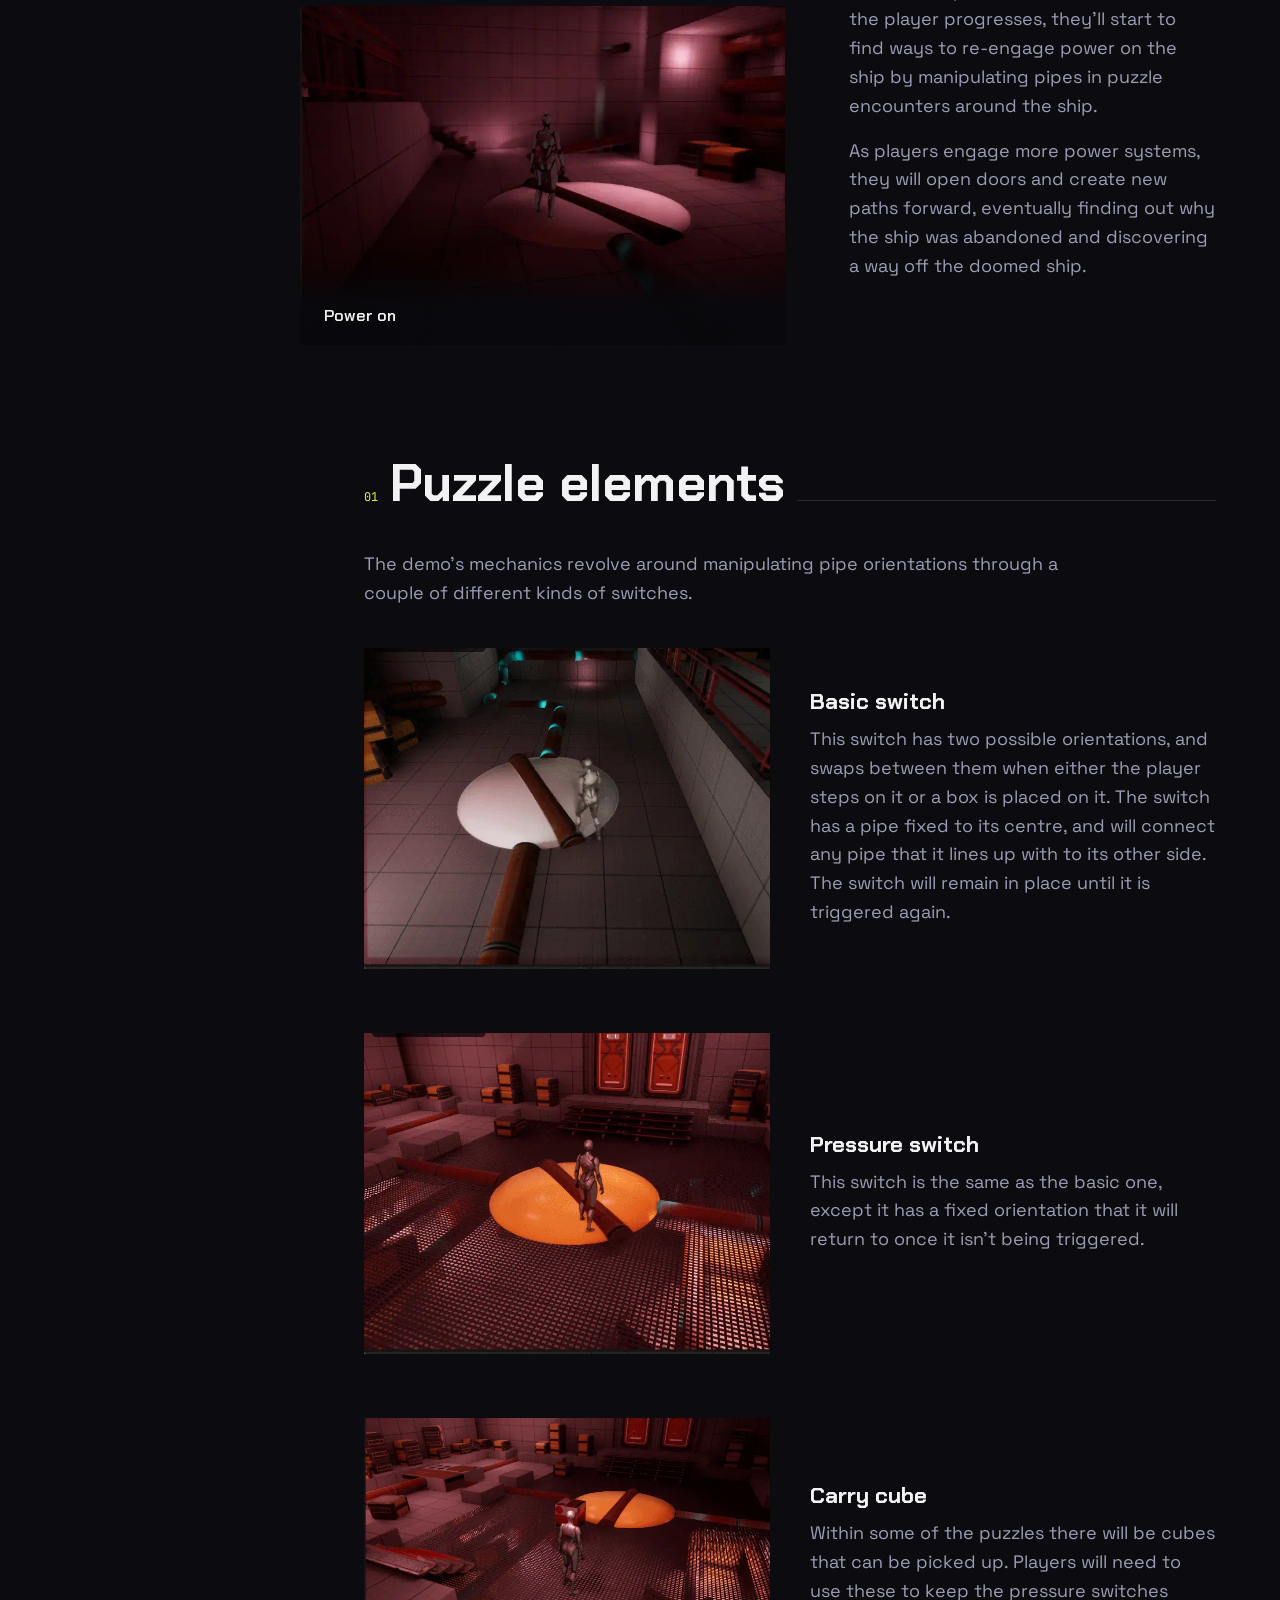
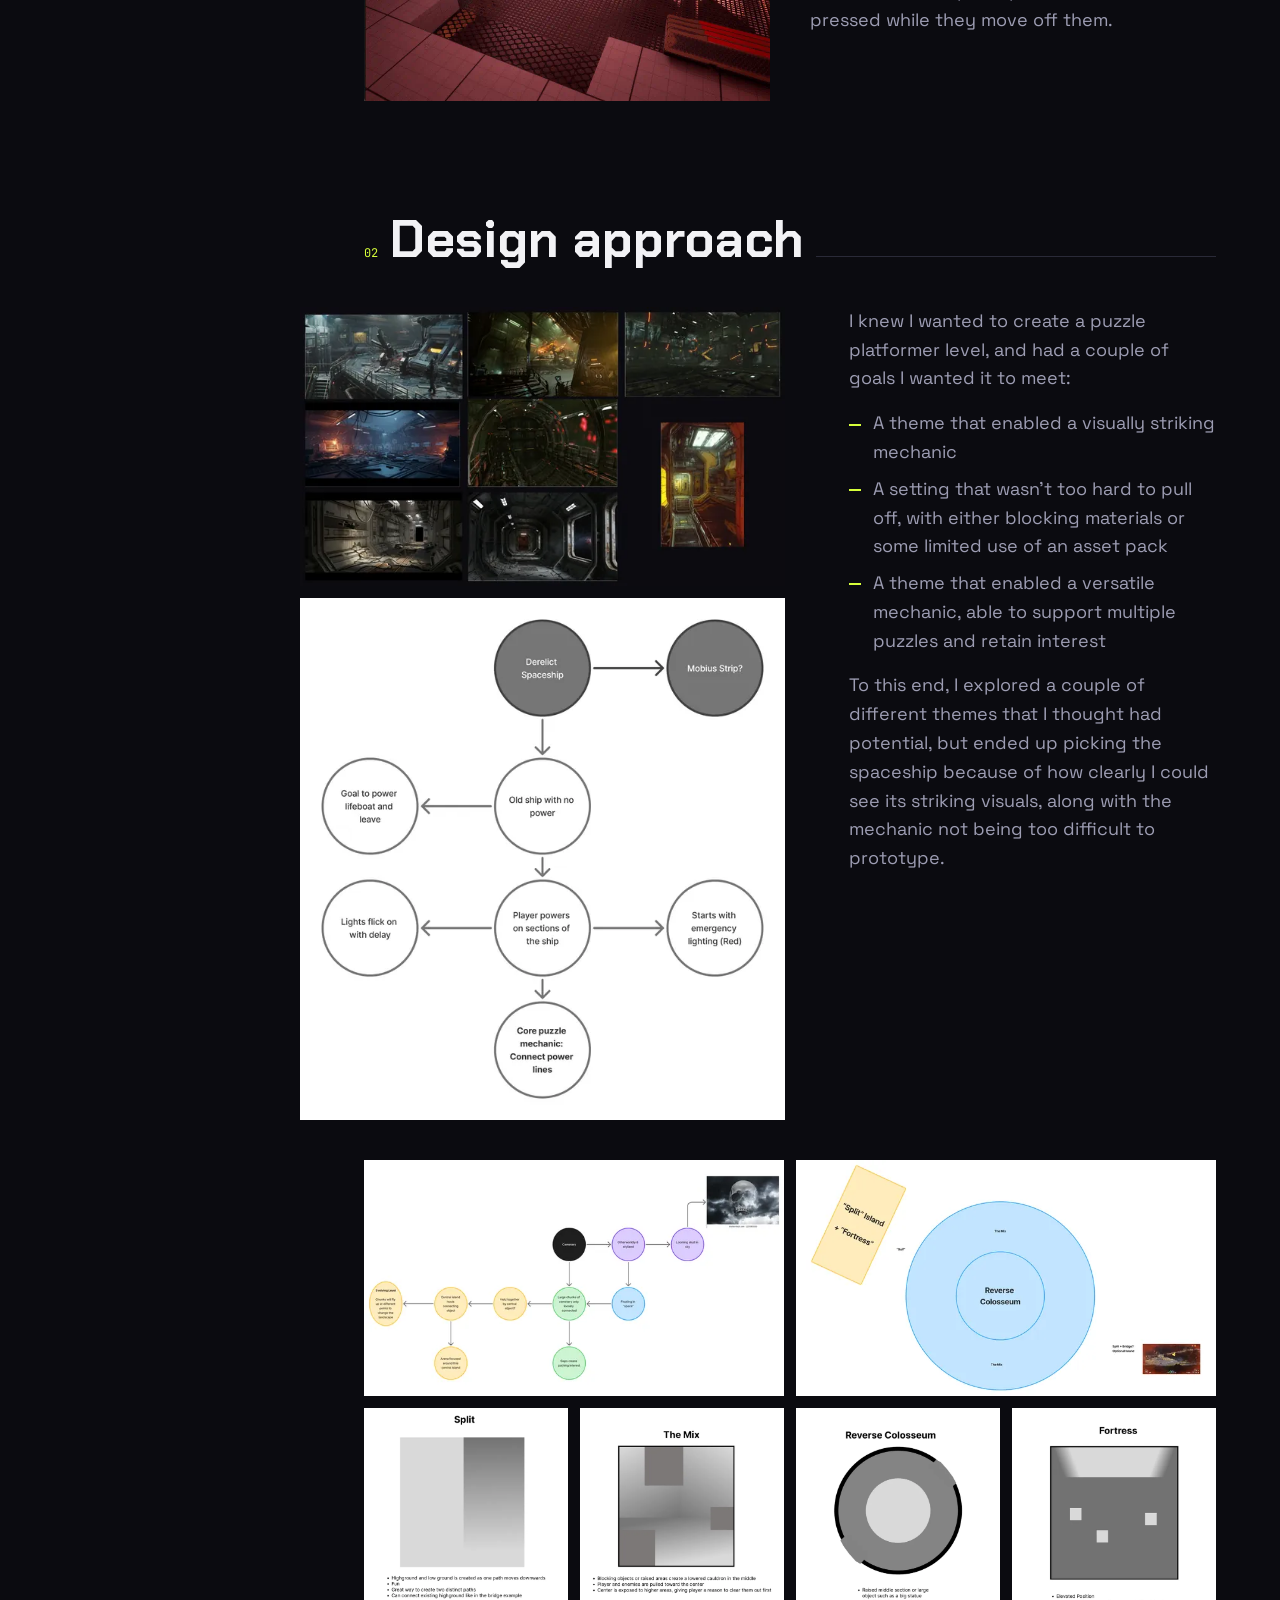
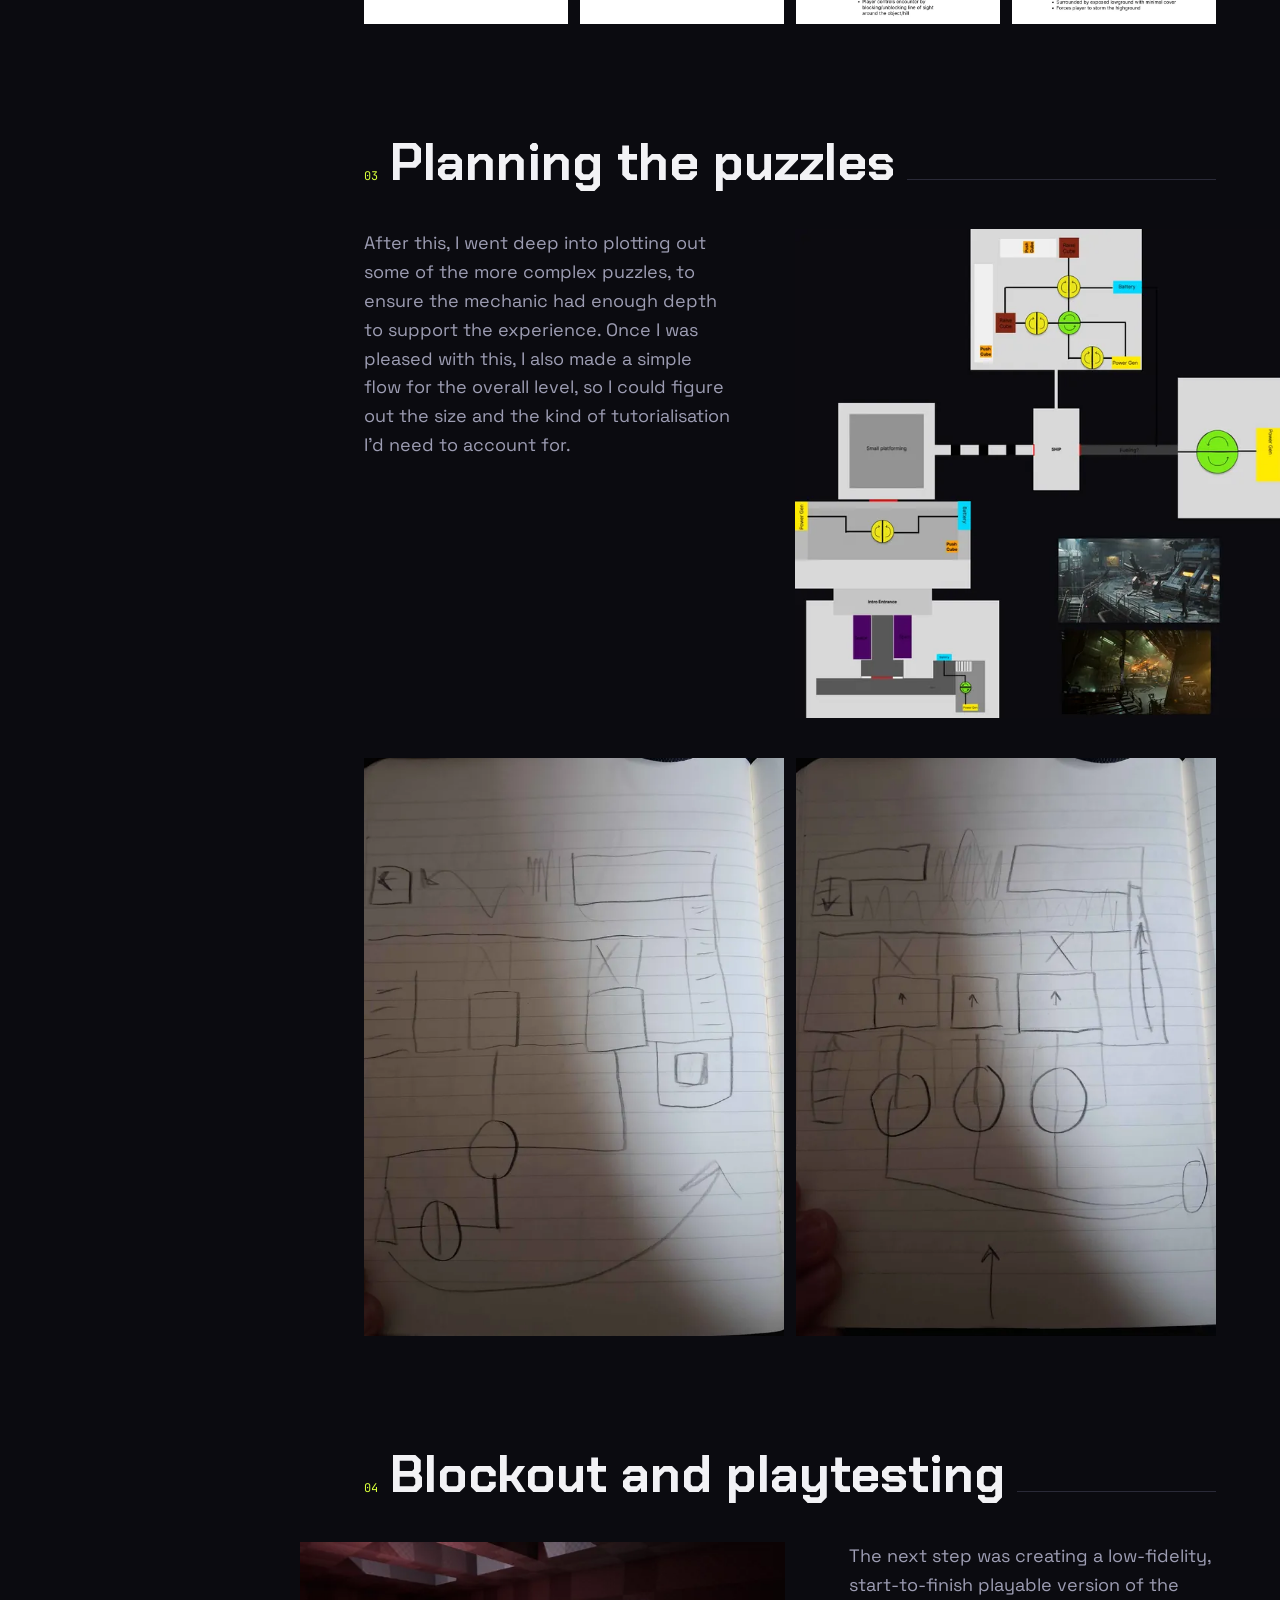
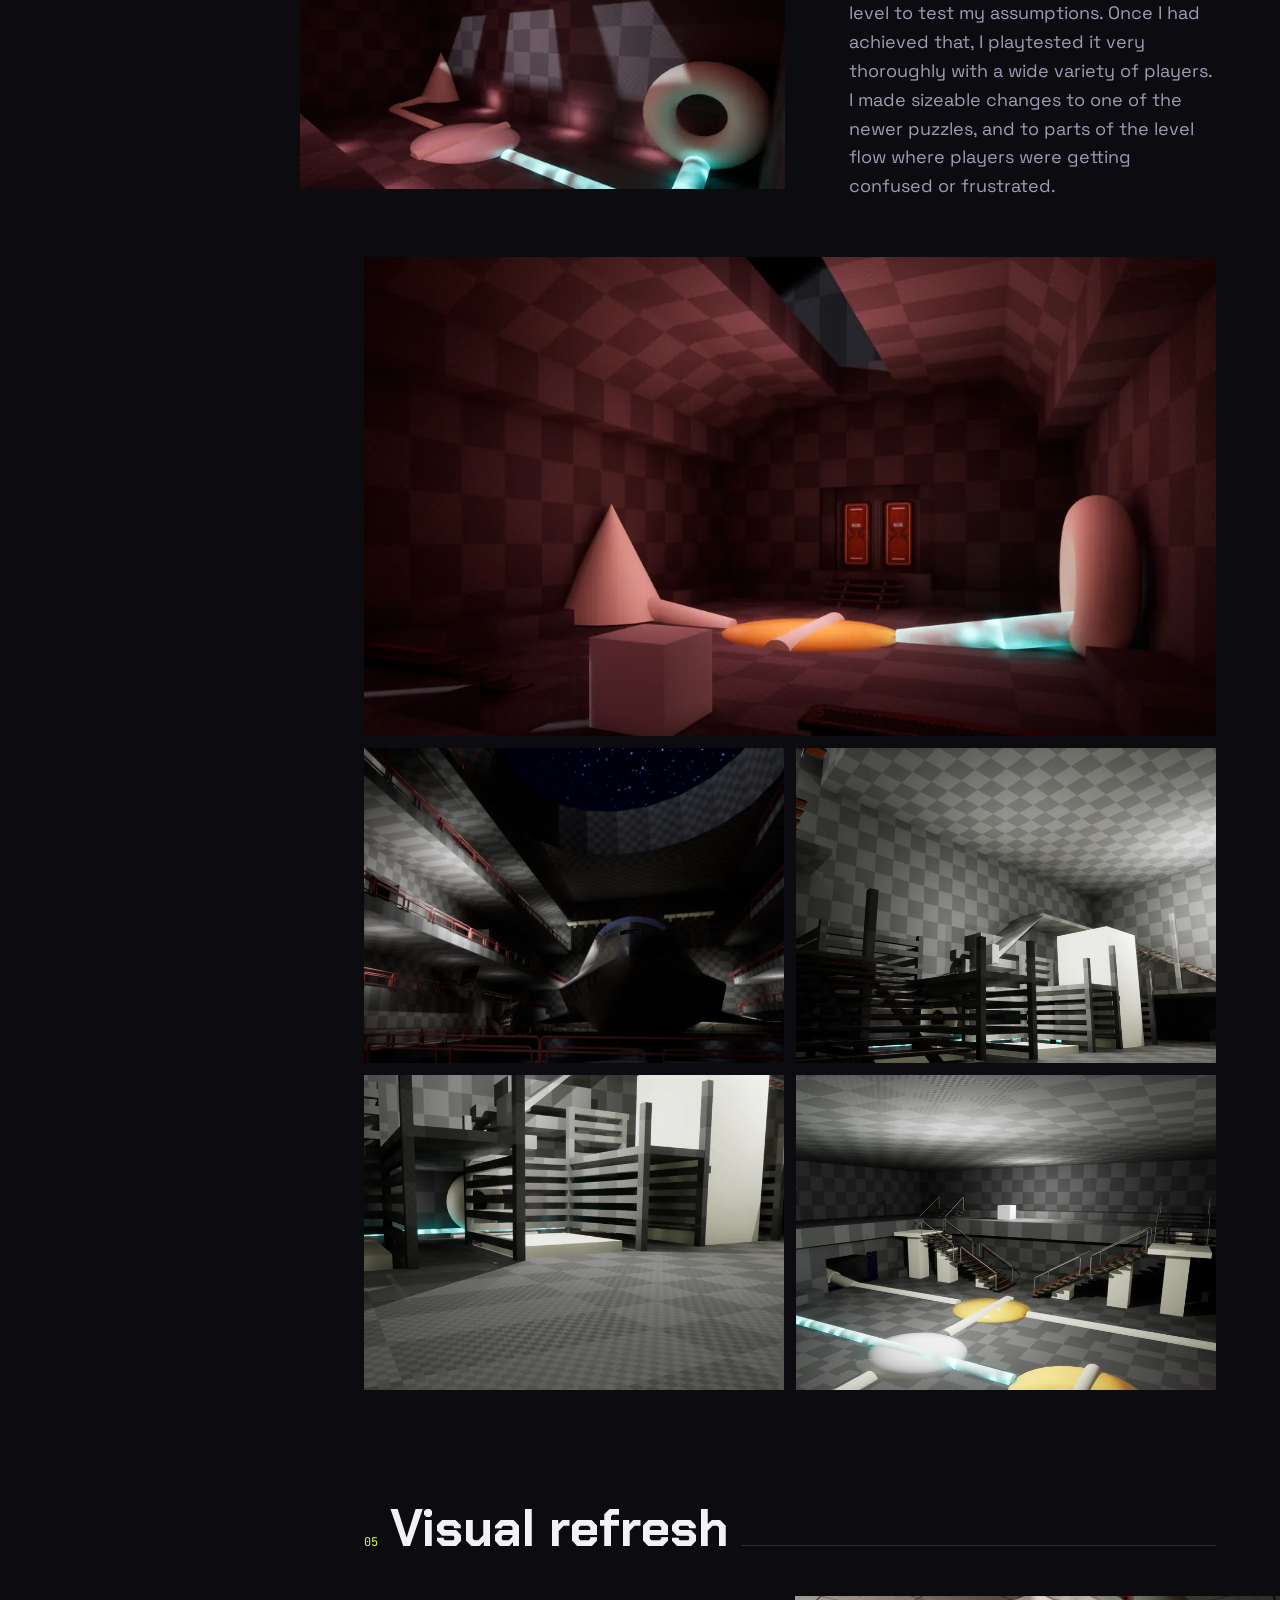
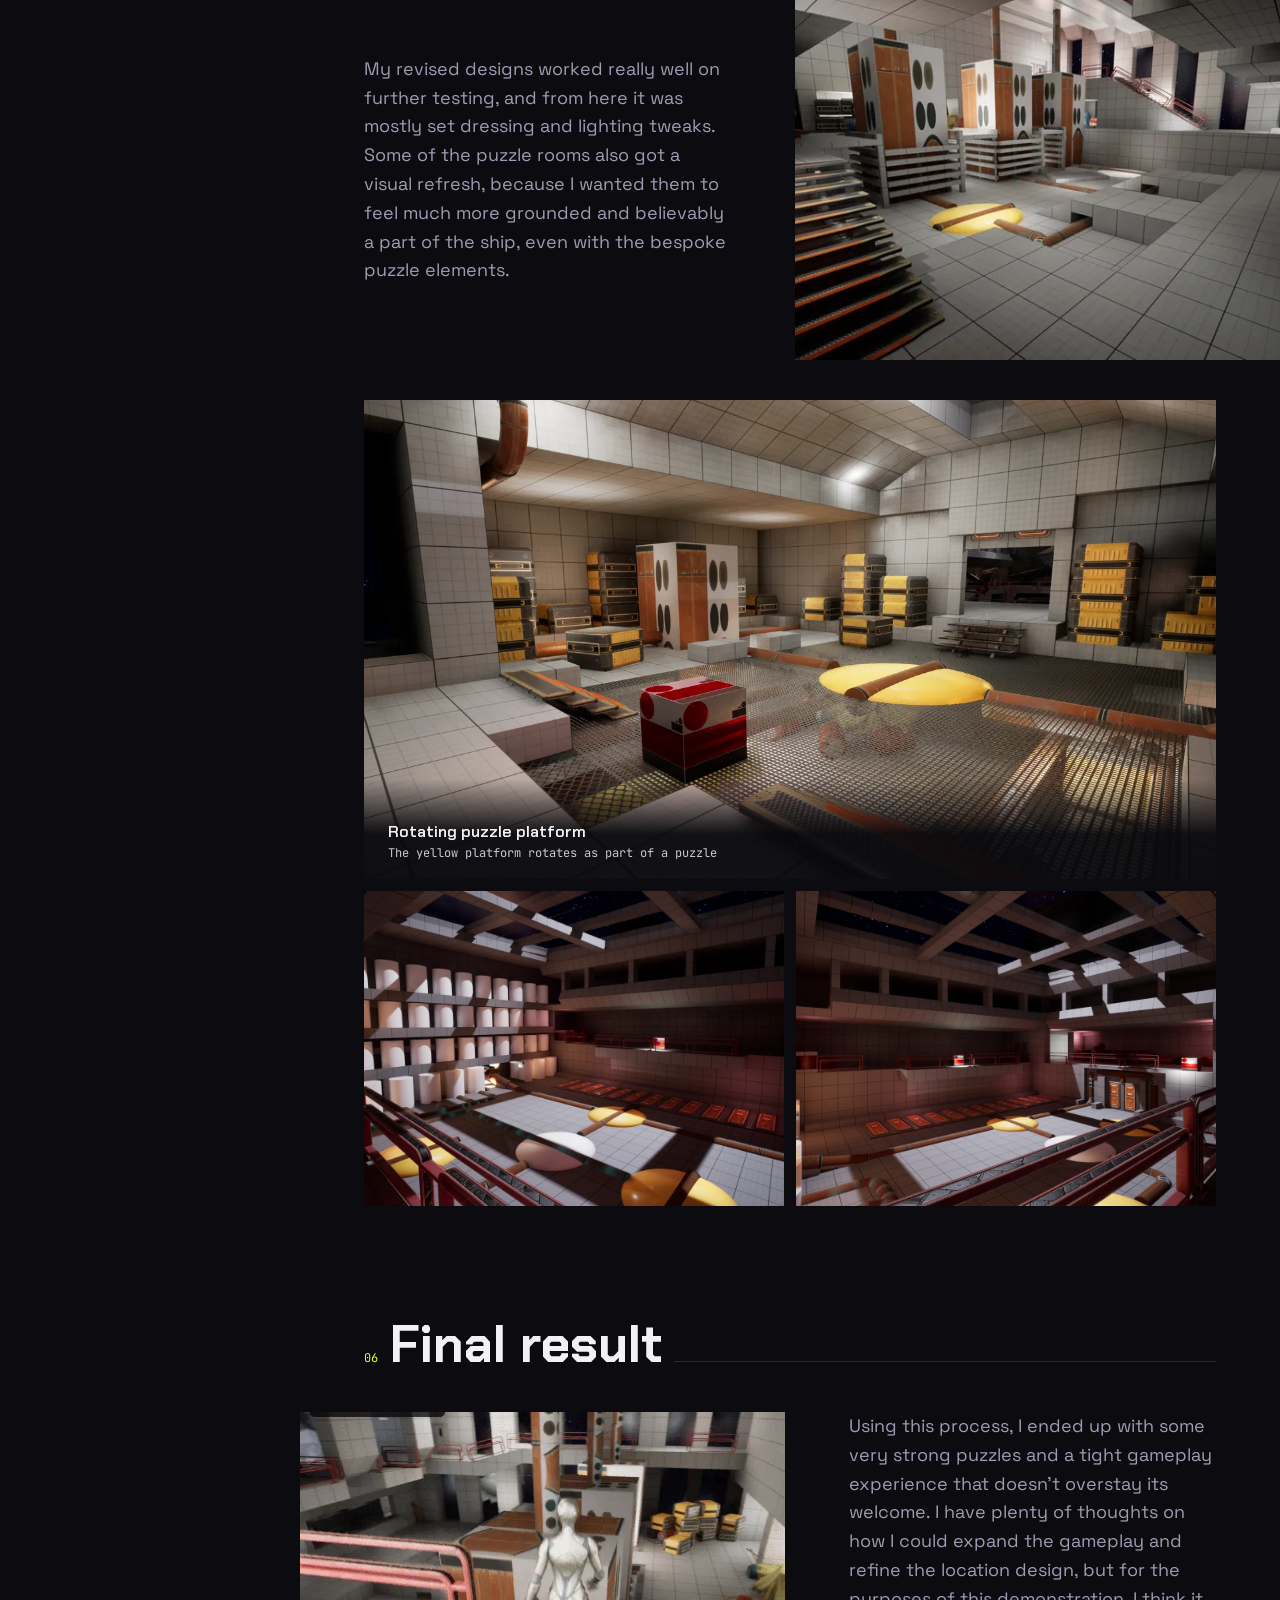
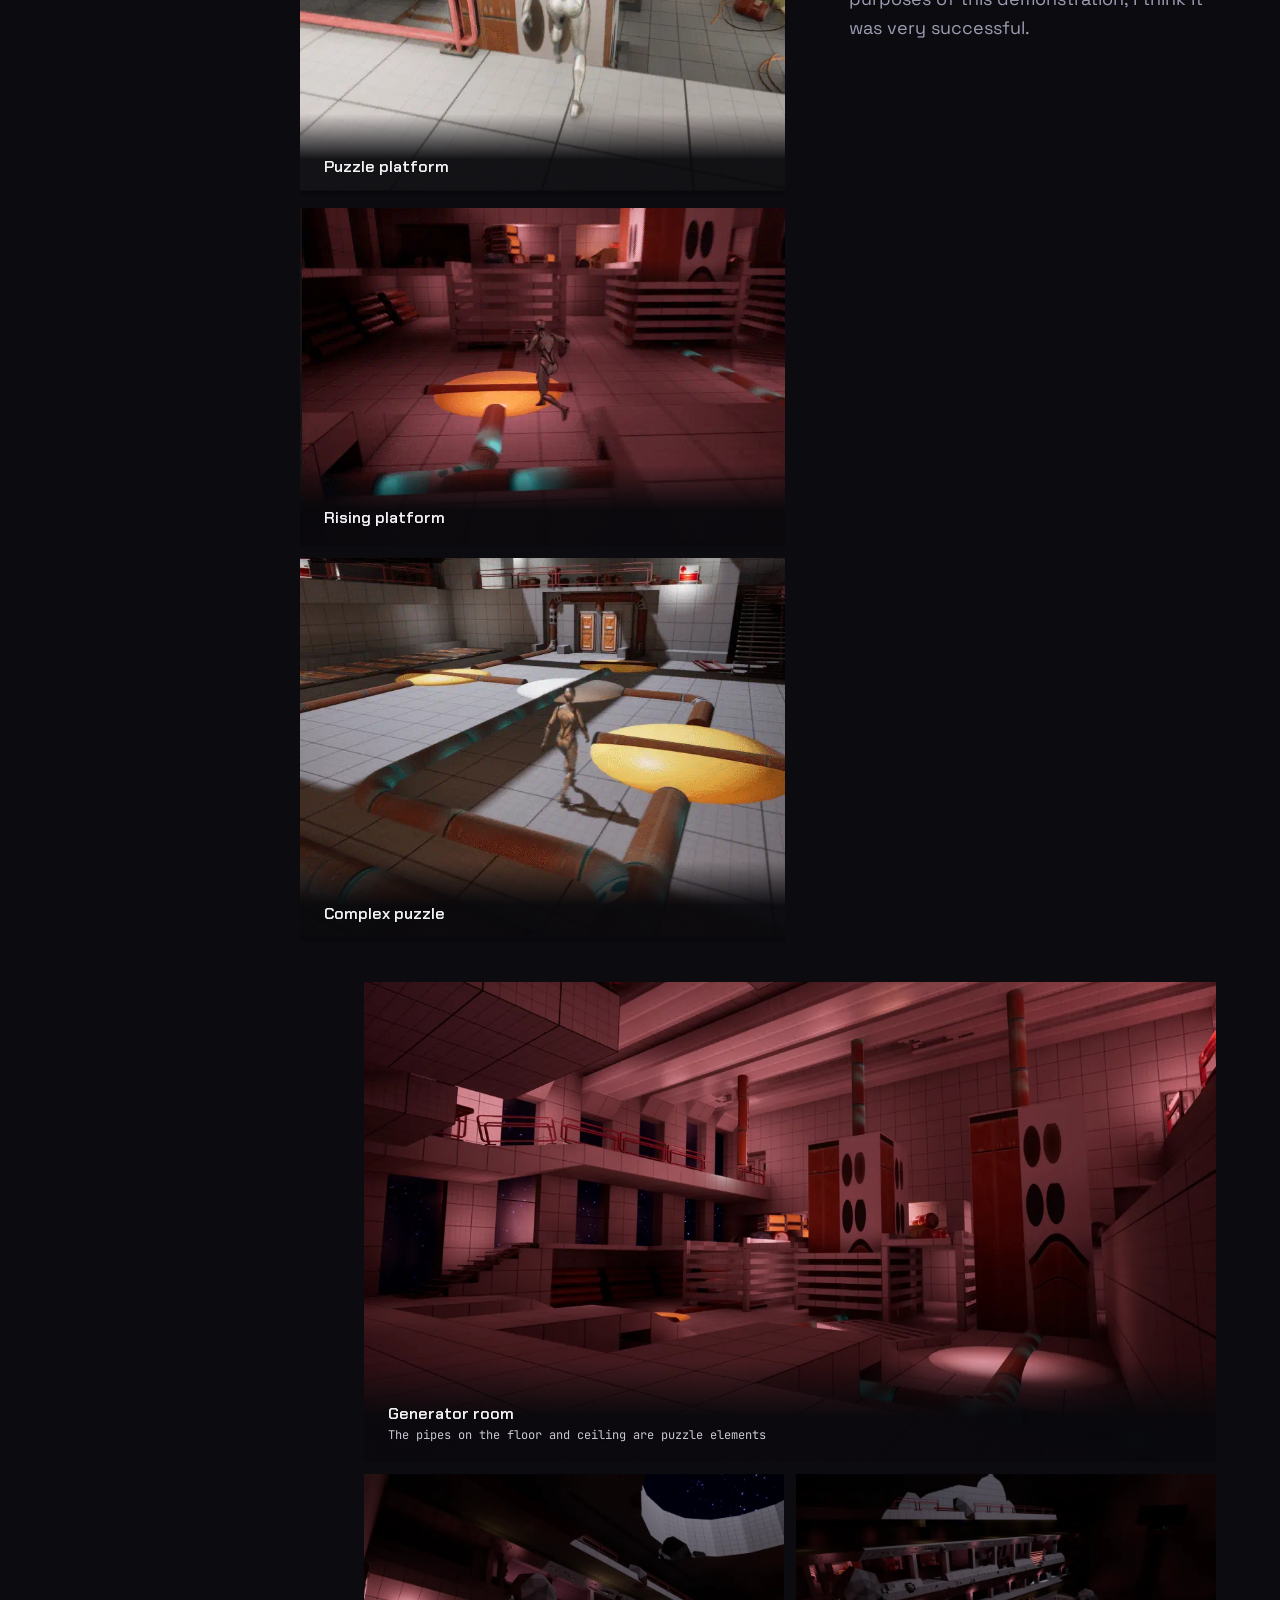
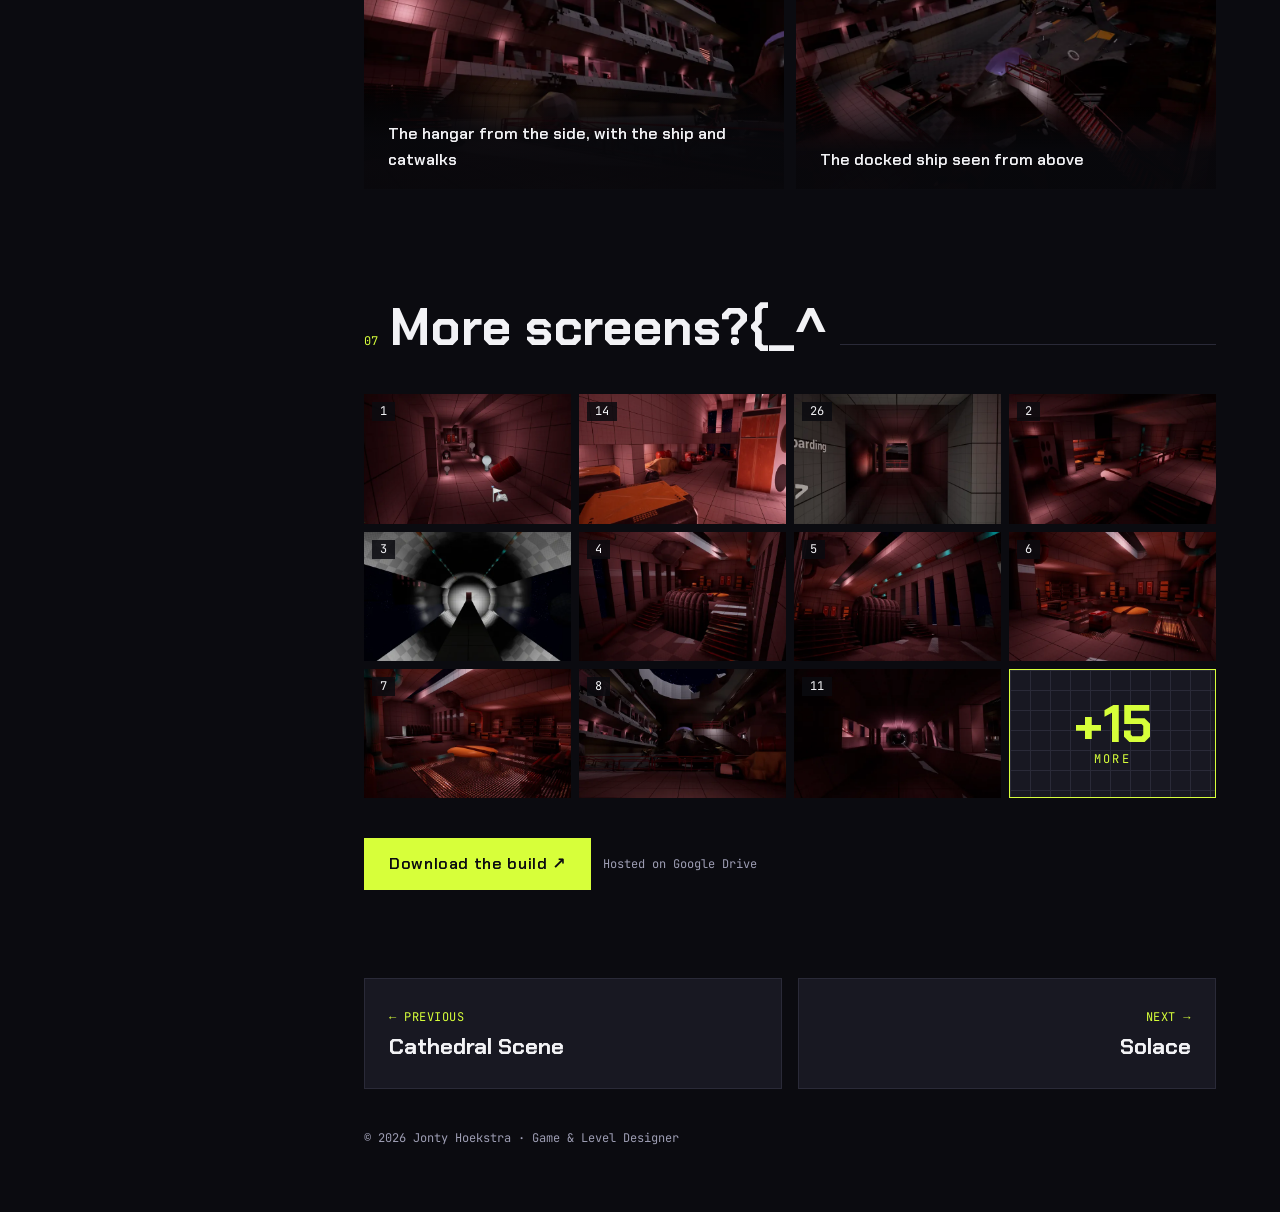
<file: projects/spaceship-level.html>
<!doctype html>
<html lang="en-GB">
<head>
  <meta charset="utf-8">
  <meta name="viewport" content="width=device-width, initial-scale=1, viewport-fit=cover">
  <title>Spaceship Level — Jonty Hoekstra, Game &amp; Level Designer</title>
  <meta name="description" content="Spaceship Level: a personal level design exercise in Unreal Engine by Jonty, exploring level flow, puzzle design, environmental storytelling and light platforming.">
  <meta name="theme-color" content="#0b0b10">
  <meta property="og:title" content="Spaceship Level — Jonty Hoekstra, Game &amp; Level Designer">
  <meta property="og:description" content="Spaceship Level: a personal level design exercise in Unreal Engine by Jonty, exploring level flow, puzzle design, environmental storytelling and light platforming.">
  <meta property="og:type" content="website">
  <meta property="og:url" content="https://jonty-hoekstra.github.io/projects/spaceship-level.html">
  <meta property="og:site_name" content="Jonty Hoekstra">
  <meta property="og:image" content="https://jonty-hoekstra.github.io/assets/img/previews/spaceship-level.jpg">
  <meta property="og:image:width" content="1200">
  <meta property="og:image:height" content="630">
  <meta property="og:image:alt" content="A hangar with storage racks and yellow floor lights, from Spaceship Level">
  <meta name="twitter:card" content="summary_large_image">
  <link rel="canonical" href="https://jonty-hoekstra.github.io/projects/spaceship-level.html">
  <link rel="icon" href="../assets/img/favicon.svg" type="image/svg+xml">
  <link rel="stylesheet" href="../assets/css/tokens.css">
  <link rel="stylesheet" href="../assets/css/base.css">
  <link rel="stylesheet" href="../assets/css/layout.css">
  <link rel="stylesheet" href="../assets/css/components.css">
  <script>document.documentElement.classList.add('js');</script>
</head>
<body class="is-docked">
<a class="skip-link" href="#main">Skip to content</a>

<aside class="panel" data-panel aria-label="Site navigation">
  <a class="panel__identity" href="../index.html">
    <span class="panel__avatar"><img src="../assets/img/about/headshot-400.webp" width="400" height="400" alt="" decoding="async"></span>
    <span><span class="panel__name">JONTY <span class="panel__surname">HOEKSTRA</span></span><span class="panel__role">// game &amp; level designer</span></span>
  </a>
  <ul class="panel__focus" aria-label="Focus">
    <li>Level design</li><li>Unreal Engine</li><li>Blockout</li><li>Tech art</li><li>VFX</li>
  </ul>
  <nav class="panel__nav" aria-label="Sections">
    <ul class="panel-nav" data-panel-nav>
      <li class="panel-nav__marker" data-panel-marker aria-hidden="true">▶</li>
      <li><a class="panel-nav__link" href="../index.html#featured">Featured <span class="panel-nav__number">01</span></a></li>
      <li><a class="panel-nav__link" href="../index.html#about">About <span class="panel-nav__number">02</span></a></li>
      <li><a class="panel-nav__link" href="../index.html#experience">Experience <span class="panel-nav__number">03</span></a></li>
      <li><a class="panel-nav__link" href="../index.html#projects" data-panel-current>Projects <span class="panel-nav__number">04</span></a></li>
      <li><a class="panel-nav__link" href="../index.html#contact">Contact <span class="panel-nav__number">05</span></a></li>
    </ul>
  </nav>
  <div class="panel__progress" aria-hidden="true"><span class="panel__progress-fill" data-panel-progress></span></div>
  <div class="panel__footer">
    <a class="button" href="../assets/Docs/jonty-hoekstra-cv.pdf" target="_blank" rel="noopener">Download CV ↓</a>
    <div class="panel__links">
      <a href="mailto:jontyhoekstra@gmail.com">Email</a>
      <a href="https://www.linkedin.com/in/jonty-hoekstra-242988165/" target="_blank" rel="noopener">LinkedIn</a>
    </div>
  </div>
</aside>

<main id="main">
  <header class="project-header reveal">
    <a class="back-link" href="../index.html#projects">← All projects</a>
    <p class="eyebrow">PERSONAL PROJECT · LEVEL DESIGN EXERCISE</p>
    <h1 class="project-header__title" data-scramble>Spaceship Level</h1>
    <p class="project-header__intro">A personal exercise: a simple level where I could explore level flow, puzzle design, environmental storytelling and some light platforming.</p>
    <ul class="facts"><li class="facts__item"><span class="facts__label">Type</span>Personal exercise</li><li class="facts__item"><span class="facts__label">Focus</span>Flow &amp; puzzles</li><li class="facts__item"><span class="facts__label">Also</span>Storytelling &amp; platforming</li><li class="facts__item"><span class="facts__label">Engine</span>Unreal Engine</li></ul>
    <div class="button-row project-header__actions"><a class="button" href="https://drive.google.com/file/d/1QdIZ13BJ2zXVKfFjEv_tZZO0HAKEH8UP/view?usp=sharing" target="_blank" rel="noopener">Download the build ↗</a><span class="project-header__hint">Hosted on Google Drive</span></div>
    <nav class="steps" aria-label="Process">
      <ol class="steps__list">
        <li class="steps__item"><a class="steps__link" href="#puzzles"><span class="steps__number">01</span>Puzzles</a></li>
        <li class="steps__item"><a class="steps__link" href="#approach"><span class="steps__number">02</span>Approach</a></li>
        <li class="steps__item"><a class="steps__link" href="#planning"><span class="steps__number">03</span>Planning</a></li>
        <li class="steps__item"><a class="steps__link" href="#playtesting"><span class="steps__number">04</span>Playtesting</a></li>
        <li class="steps__item"><a class="steps__link" href="#refresh"><span class="steps__number">05</span>Refresh</a></li>
        <li class="steps__item"><a class="steps__link" href="#result"><span class="steps__number">06</span>Result</a></li>
      </ol>
    </nav>
  </header>

  <figure class="media project-hero wipe reveal"><img src="../assets/img/spaceship-level/shot-34-1280.webp" srcset="../assets/img/spaceship-level/shot-34-640.webp 640w, ../assets/img/spaceship-level/shot-34-1280.webp 1280w, ../assets/img/spaceship-level/shot-34-1920.webp 1920w" sizes="(min-width: 60rem) 80vw, 100vw" width="1920" height="1181" alt="Storage racks and the hangar floor from above" fetchpriority="high" decoding="async"></figure>

  <section class="section spread spread--sticky spread--text-first" id="story">
    <div class="spread__media spread__media--whole spread__media--stack" data-gallery>
      <figure class="spread__shot wipe reveal">
        <a class="gallery__open" href="../assets/img/spaceship-level/shot-16-1920.webp" data-lightbox="Spaceship Level · The abandoned ship"><img src="../assets/img/spaceship-level/shot-16-1280.webp" srcset="../assets/img/spaceship-level/shot-16-640.webp 640w, ../assets/img/spaceship-level/shot-16-1280.webp 1280w, ../assets/img/spaceship-level/shot-16-1920.webp 1920w" sizes="(min-width: 60rem) 45vw, 100vw" width="1920" height="1181" alt="A dark, damaged corridor with debris, on the abandoned ship" loading="lazy" decoding="async"></a>
        <figcaption class="gallery__caption">The abandoned ship</figcaption>
      </figure>
      <figure class="spread__shot wipe reveal">
        <a class="gallery__open" href="../assets/img/spaceship-level/power-on.webp" data-lightbox="Spaceship Level · Power on"><picture><source srcset="../assets/img/spaceship-level/power-on.webp" type="image/webp" media="(prefers-reduced-motion: no-preference)"><img src="../assets/img/spaceship-level/power-on-poster.webp" width="770" height="537" alt="The player steps on a switch to connect a pipe, and the red emergency lighting gives way to bright white light" loading="lazy" decoding="async"></picture></a>
        <figcaption class="gallery__caption">Power on</figcaption>
      </figure>
    </div>
    <div class="spread__text reveal">
      <p class="eyebrow">THE LEVEL</p>
      <h2 class="spread__title" data-scramble>Power the ship back up</h2>
      <p>The player arrives on a seemingly desolate ship, dark and abandoned. As the player progresses, they’ll start to find ways to re-engage power on the ship by manipulating pipes in puzzle encounters around the ship.</p>
      <p>As players engage more power systems, they will open doors and create new paths forward, eventually finding out why the ship was abandoned and discovering a way off the doomed ship.</p>
    </div>
  </section>

  <section class="section" id="puzzles">
    <div class="section-heading reveal"><span class="section-heading__index">01</span><h2 class="section-heading__title" data-scramble>Puzzle elements</h2><span class="section-heading__rule"></span></div>
    <div class="story reveal">
      <p>The demo’s mechanics revolve around manipulating pipe orientations through a couple of different kinds of switches.</p>
    </div>
    <ul class="mechanics" data-gallery>
      <li class="mechanic reveal">
        <a class="mechanic__media" href="../assets/img/spaceship-level/basic-switch.webp" data-lightbox="Spaceship Level · Basic switch"><picture><source srcset="../assets/img/spaceship-level/basic-switch.webp" type="image/webp" media="(prefers-reduced-motion: no-preference)"><img src="../assets/img/spaceship-level/basic-switch-poster.webp" width="702" height="555" alt="The player steps on a white basic switch, which turns its pipe to a new position and stays there" loading="lazy" decoding="async"></picture></a>
        <div class="mechanic__text">
          <h3 class="mechanic__title">Basic switch</h3>
          <p>This switch has two possible orientations, and swaps between them when either the player steps on it or a box is placed on it. The switch has a pipe fixed to its centre, and will connect any pipe that it lines up with to its other side. The switch will remain in place until it is triggered again.</p>
        </div>
      </li>
      <li class="mechanic reveal">
        <a class="mechanic__media" href="../assets/img/spaceship-level/pressure-switch.webp" data-lightbox="Spaceship Level · Pressure switch"><picture><source srcset="../assets/img/spaceship-level/pressure-switch.webp" type="image/webp" media="(prefers-reduced-motion: no-preference)"><img src="../assets/img/spaceship-level/pressure-switch-poster.webp" width="702" height="555" alt="The player stands on a yellow pressure switch, which turns its pipe and turns back when they step off" loading="lazy" decoding="async"></picture></a>
        <div class="mechanic__text">
          <h3 class="mechanic__title">Pressure switch</h3>
          <p>This switch is the same as the basic one, except it has a fixed orientation that it will return to once it isn’t being triggered.</p>
        </div>
      </li>
      <li class="mechanic reveal">
        <a class="mechanic__media" href="../assets/img/spaceship-level/carry-cube.webp" data-lightbox="Spaceship Level · Carry cube"><picture><source srcset="../assets/img/spaceship-level/carry-cube.webp" type="image/webp" media="(prefers-reduced-motion: no-preference)"><img src="../assets/img/spaceship-level/carry-cube-poster.webp" width="770" height="537" alt="The player carries a red cube onto a pressure switch to hold it down, and the room powers back on" loading="lazy" decoding="async"></picture></a>
        <div class="mechanic__text">
          <h3 class="mechanic__title">Carry cube</h3>
          <p>Within some of the puzzles there will be cubes that can be picked up. Players will need to use these to keep the pressure switches pressed while they move off them.</p>
        </div>
      </li>
    </ul>
  </section>

  <section class="section" id="approach">
    <div class="section-heading reveal"><span class="section-heading__index">02</span><h2 class="section-heading__title" data-scramble>Design approach</h2><span class="section-heading__rule"></span></div>
    <div class="spread spread--sticky spread--text-first">
      <div class="spread__media spread__media--whole spread__media--stack" data-gallery>
        <figure class="spread__shot wipe reveal">
          <a class="gallery__open" href="../assets/img/spaceship-level/brainstorm-refs-1920.webp" data-lightbox="Spaceship Level · Spaceship references"><img src="../assets/img/spaceship-level/brainstorm-refs-1280.webp" srcset="../assets/img/spaceship-level/brainstorm-refs-640.webp 640w, ../assets/img/spaceship-level/brainstorm-refs-1280.webp 1280w, ../assets/img/spaceship-level/brainstorm-refs-1920.webp 1920w" sizes="(min-width: 60rem) 45vw, 100vw" width="1920" height="1104" alt="Eight concept images of dark, damaged spaceship interiors: hangars, corridors and a lit maintenance bay" loading="lazy" decoding="async"></a>
        </figure>
        <figure class="spread__shot wipe reveal">
          <a class="gallery__open" href="../assets/img/spaceship-level/brainstorm-spaceship-1800.webp" data-lightbox="Spaceship Level · Spaceship mind map"><img src="../assets/img/spaceship-level/brainstorm-spaceship-1280.webp" srcset="../assets/img/spaceship-level/brainstorm-spaceship-640.webp 640w, ../assets/img/spaceship-level/brainstorm-spaceship-1280.webp 1280w, ../assets/img/spaceship-level/brainstorm-spaceship-1800.webp 1800w" sizes="(min-width: 60rem) 45vw, 100vw" width="1800" height="1936" alt="A mind map from Derelict Spaceship to an old ship with no power, then the player powering on sections of the ship, ending at the core puzzle mechanic: connect power lines" loading="lazy" decoding="async"></a>
        </figure>
      </div>
      <div class="spread__text reveal">
        <p>I knew I wanted to create a puzzle platformer level, and had a couple of goals I wanted it to meet:</p>
        <ul class="goal-list">
          <li>A theme that enabled a visually striking mechanic</li>
          <li>A setting that wasn’t too hard to pull off, with either blocking materials or some limited use of an asset pack</li>
          <li>A theme that enabled a versatile mechanic, able to support multiple puzzles and retain interest</li>
        </ul>
        <p>To this end, I explored a couple of different themes that I thought had potential, but ended up picking the spaceship because of how clearly I could see its striking visuals, along with the mechanic not being too difficult to prototype.</p>
      </div>
    </div>
    <div class="boards" data-gallery>
      <figure class="boards__item boards__item--half reveal"><a class="boards__open" href="../assets/img/spaceship-level/brainstorm-cemetery-1920.webp" data-lightbox="Spaceship Level · Cemetery mind map"><img src="../assets/img/spaceship-level/brainstorm-cemetery-1280.webp" srcset="../assets/img/spaceship-level/brainstorm-cemetery-640.webp 640w, ../assets/img/spaceship-level/brainstorm-cemetery-1280.webp 1280w, ../assets/img/spaceship-level/brainstorm-cemetery-1920.webp 1920w" sizes="(min-width: 60rem) 35vw, (min-width: 40rem) 50vw, 100vw" width="1920" height="975" alt="A mind map for a cemetery theme: otherworldly chunks of cemetery floating in space, with a looming skull in the sky and an evolving central island" loading="lazy" decoding="async"></a></figure>
      <figure class="boards__item boards__item--half reveal"><a class="boards__open" href="../assets/img/spaceship-level/brainstorm-combined-1920.webp" data-lightbox="Spaceship Level · Combined arena layout"><img src="../assets/img/spaceship-level/brainstorm-combined-1280.webp" srcset="../assets/img/spaceship-level/brainstorm-combined-640.webp 640w, ../assets/img/spaceship-level/brainstorm-combined-1280.webp 1280w, ../assets/img/spaceship-level/brainstorm-combined-1920.webp 1920w" sizes="(min-width: 60rem) 35vw, (min-width: 40rem) 50vw, 100vw" width="1920" height="1135" alt="A sketch combining the arena layouts: a Reverse Colosseum ringed by The Mix, beside a Split island and Fortress" loading="lazy" decoding="async"></a></figure>
      <figure class="boards__item boards__item--quarter reveal"><a class="boards__open" href="../assets/img/spaceship-level/layout-split-700.webp" data-lightbox="Spaceship Level · Split layout"><img src="../assets/img/spaceship-level/layout-split-700.webp" srcset="../assets/img/spaceship-level/layout-split-640.webp 640w, ../assets/img/spaceship-level/layout-split-700.webp 700w" sizes="(min-width: 60rem) 18vw, (min-width: 40rem) 50vw, 50vw" width="700" height="740" alt="The Split layout: high ground and low ground are created as one path moves downwards, making two distinct paths" loading="lazy" decoding="async"></a></figure>
      <figure class="boards__item boards__item--quarter reveal"><a class="boards__open" href="../assets/img/spaceship-level/layout-mix-700.webp" data-lightbox="Spaceship Level · The Mix layout"><img src="../assets/img/spaceship-level/layout-mix-700.webp" srcset="../assets/img/spaceship-level/layout-mix-640.webp 640w, ../assets/img/spaceship-level/layout-mix-700.webp 700w" sizes="(min-width: 60rem) 18vw, (min-width: 40rem) 50vw, 50vw" width="700" height="740" alt="The Mix layout: blocking objects create a lowered cauldron in the middle, pulling players and enemies toward the centre" loading="lazy" decoding="async"></a></figure>
      <figure class="boards__item boards__item--quarter reveal"><a class="boards__open" href="../assets/img/spaceship-level/layout-colosseum-700.webp" data-lightbox="Spaceship Level · Reverse Colosseum layout"><img src="../assets/img/spaceship-level/layout-colosseum-700.webp" srcset="../assets/img/spaceship-level/layout-colosseum-640.webp 640w, ../assets/img/spaceship-level/layout-colosseum-700.webp 700w" sizes="(min-width: 60rem) 18vw, (min-width: 40rem) 50vw, 50vw" width="700" height="740" alt="The Reverse Colosseum layout: a raised middle section, such as a big statue, lets the player control the encounter by blocking line of sight" loading="lazy" decoding="async"></a></figure>
      <figure class="boards__item boards__item--quarter reveal"><a class="boards__open" href="../assets/img/spaceship-level/layout-fortress-700.webp" data-lightbox="Spaceship Level · Fortress layout"><img src="../assets/img/spaceship-level/layout-fortress-700.webp" srcset="../assets/img/spaceship-level/layout-fortress-640.webp 640w, ../assets/img/spaceship-level/layout-fortress-700.webp 700w" sizes="(min-width: 60rem) 18vw, (min-width: 40rem) 50vw, 50vw" width="700" height="740" alt="The Fortress layout: an elevated position surrounded by exposed low ground, which forces the player to storm the high ground" loading="lazy" decoding="async"></a></figure>
    </div>
  </section>

  <section class="section" id="planning">
    <div class="section-heading reveal"><span class="section-heading__index">03</span><h2 class="section-heading__title" data-scramble>Planning the puzzles</h2><span class="section-heading__rule"></span></div>
    <div class="spread spread--reverse spread--sticky">
      <figure class="spread__media spread__media--whole wipe reveal" data-gallery>
        <a class="gallery__open" href="../assets/img/spaceship-level/puzzle-plan-1390.webp" data-lightbox="Spaceship Level · Puzzle and level plan"><img src="../assets/img/spaceship-level/puzzle-plan-1280.webp" srcset="../assets/img/spaceship-level/puzzle-plan-640.webp 640w, ../assets/img/spaceship-level/puzzle-plan-1280.webp 1280w, ../assets/img/spaceship-level/puzzle-plan-1390.webp 1390w" sizes="(min-width: 60rem) 45vw, 100vw" width="1390" height="1398" alt="A plan of the level: puzzle rooms with switches, pipes, batteries and power generators, linked by a corridor to the ship, with an intro entrance and a small platforming room" loading="lazy" decoding="async"></a>
      </figure>
      <div class="spread__text reveal">
        <p>After this, I went deep into plotting out some of the more complex puzzles, to ensure the mechanic had enough depth to support the experience. Once I was pleased with this, I also made a simple flow for the overall level, so I could figure out the size and the kind of tutorialisation I’d need to account for.</p>
      </div>
    </div>
    <div class="gallery gallery--halves" data-gallery>
        <figure class="gallery__item reveal">
          <a class="gallery__open" href="../assets/img/spaceship-level/sketch-1-1920.webp" data-lightbox="Spaceship Level · Puzzle sketch 1"><img src="../assets/img/spaceship-level/sketch-1-1280.webp" srcset="../assets/img/spaceship-level/sketch-1-640.webp 640w, ../assets/img/spaceship-level/sketch-1-1280.webp 1280w, ../assets/img/spaceship-level/sketch-1-1920.webp 1920w" sizes="(min-width: 60rem) 35vw, (min-width: 40rem) 50vw, 100vw" width="1920" height="2642" alt="A pencil sketch in a notebook of a puzzle layout, with rooms, pipes and round switches" loading="lazy" decoding="async"></a>
        </figure>
        <figure class="gallery__item reveal">
          <a class="gallery__open" href="../assets/img/spaceship-level/sketch-2-1920.webp" data-lightbox="Spaceship Level · Puzzle sketch 2"><img src="../assets/img/spaceship-level/sketch-2-1280.webp" srcset="../assets/img/spaceship-level/sketch-2-640.webp 640w, ../assets/img/spaceship-level/sketch-2-1280.webp 1280w, ../assets/img/spaceship-level/sketch-2-1920.webp 1920w" sizes="(min-width: 60rem) 35vw, (min-width: 40rem) 50vw, 100vw" width="1920" height="2643" alt="A pencil sketch in a notebook of a puzzle with three round switches feeding pipes into one line" loading="lazy" decoding="async"></a>
        </figure>
    </div>
  </section>

  <section class="section" id="playtesting">
    <div class="section-heading reveal"><span class="section-heading__index">04</span><h2 class="section-heading__title" data-scramble>Blockout and playtesting</h2><span class="section-heading__rule"></span></div>
    <div class="spread spread--sticky">
      <figure class="spread__media spread__media--whole wipe reveal" data-gallery>
        <a class="gallery__open" href="../assets/img/spaceship-level/early-blockout-1-1920.webp" data-lightbox="Spaceship Level · Early blockout 1"><img src="../assets/img/spaceship-level/early-blockout-1-1280.webp" srcset="../assets/img/spaceship-level/early-blockout-1-640.webp 640w, ../assets/img/spaceship-level/early-blockout-1-1280.webp 1280w, ../assets/img/spaceship-level/early-blockout-1-1920.webp 1920w" sizes="(min-width: 60rem) 45vw, 100vw" width="1920" height="978" alt="An early greybox puzzle room in red light, with a glowing pipe running between a switch and simple shapes" loading="lazy" decoding="async"></a>
      </figure>
      <div class="spread__text reveal">
        <p>The next step was creating a low-fidelity, start-to-finish playable version of the level to test my assumptions. Once I had achieved that, I playtested it very thoroughly with a wide variety of players. I made sizeable changes to one of the newer puzzles, and to parts of the level flow where players were getting confused or frustrated.</p>
      </div>
    </div>
    <div class="gallery gallery--pairs" data-gallery>
        <figure class="gallery__item reveal">
          <a class="gallery__open" href="../assets/img/spaceship-level/early-blockout-2-1920.webp" data-lightbox="Spaceship Level · Early blockout 2"><img src="../assets/img/spaceship-level/early-blockout-2-1280.webp" srcset="../assets/img/spaceship-level/early-blockout-2-640.webp 640w, ../assets/img/spaceship-level/early-blockout-2-1280.webp 1280w, ../assets/img/spaceship-level/early-blockout-2-1920.webp 1920w" sizes="(min-width: 60rem) 70vw, (min-width: 40rem) 50vw, 100vw" width="1920" height="978" alt="An early greybox room in red light, with a cube, a switch and a glowing pipe leading to a door" loading="lazy" decoding="async"></a>
        </figure>
        <figure class="gallery__item reveal">
          <a class="gallery__open" href="../assets/img/spaceship-level/early-blockout-3-1920.webp" data-lightbox="Spaceship Level · Early blockout 3"><img src="../assets/img/spaceship-level/early-blockout-3-1280.webp" srcset="../assets/img/spaceship-level/early-blockout-3-640.webp 640w, ../assets/img/spaceship-level/early-blockout-3-1280.webp 1280w, ../assets/img/spaceship-level/early-blockout-3-1920.webp 1920w" sizes="(min-width: 60rem) 70vw, (min-width: 40rem) 50vw, 100vw" width="1920" height="987" alt="The early greybox hangar, with the ship under a starry opening and red railings on each floor" loading="lazy" decoding="async"></a>
        </figure>
        <figure class="gallery__item reveal">
          <a class="gallery__open" href="../assets/img/spaceship-level/early-blockout-4-1920.webp" data-lightbox="Spaceship Level · Early blockout 4"><img src="../assets/img/spaceship-level/early-blockout-4-1280.webp" srcset="../assets/img/spaceship-level/early-blockout-4-640.webp 640w, ../assets/img/spaceship-level/early-blockout-4-1280.webp 1280w, ../assets/img/spaceship-level/early-blockout-4-1920.webp 1920w" sizes="(min-width: 60rem) 70vw, (min-width: 40rem) 50vw, 100vw" width="1920" height="932" alt="Greybox walkways and stairs around the hangar floor" loading="lazy" decoding="async"></a>
        </figure>
        <figure class="gallery__item reveal">
          <a class="gallery__open" href="../assets/img/spaceship-level/early-blockout-5-1920.webp" data-lightbox="Spaceship Level · Early blockout 5"><img src="../assets/img/spaceship-level/early-blockout-5-1280.webp" srcset="../assets/img/spaceship-level/early-blockout-5-640.webp 640w, ../assets/img/spaceship-level/early-blockout-5-1280.webp 1280w, ../assets/img/spaceship-level/early-blockout-5-1920.webp 1920w" sizes="(min-width: 60rem) 70vw, (min-width: 40rem) 50vw, 100vw" width="1920" height="839" alt="Greybox platforms and stairs on the hangar floor" loading="lazy" decoding="async"></a>
        </figure>
        <figure class="gallery__item reveal">
          <a class="gallery__open" href="../assets/img/spaceship-level/early-blockout-6-1920.webp" data-lightbox="Spaceship Level · Early blockout 6"><img src="../assets/img/spaceship-level/early-blockout-6-1280.webp" srcset="../assets/img/spaceship-level/early-blockout-6-640.webp 640w, ../assets/img/spaceship-level/early-blockout-6-1280.webp 1280w, ../assets/img/spaceship-level/early-blockout-6-1920.webp 1920w" sizes="(min-width: 60rem) 70vw, (min-width: 40rem) 50vw, 100vw" width="1920" height="932" alt="An early greybox puzzle room with yellow switches and glowing pipes across the floor" loading="lazy" decoding="async"></a>
        </figure>
    </div>
  </section>

  <section class="section" id="refresh">
    <div class="section-heading reveal"><span class="section-heading__index">05</span><h2 class="section-heading__title" data-scramble>Visual refresh</h2><span class="section-heading__rule"></span></div>
    <div class="spread spread--reverse">
      <figure class="spread__media wipe reveal" data-gallery>
        <a class="gallery__open" href="../assets/img/spaceship-level/shot-31-1920.webp" data-lightbox="Spaceship Level · Refreshed room 1"><img src="../assets/img/spaceship-level/shot-31-1280.webp" srcset="../assets/img/spaceship-level/shot-31-640.webp 640w, ../assets/img/spaceship-level/shot-31-1280.webp 1280w, ../assets/img/spaceship-level/shot-31-1920.webp 1920w" sizes="(min-width: 60rem) 45vw, 100vw" width="1920" height="1181" alt="Stairs and lockers in a bright room" loading="lazy" decoding="async"></a>
      </figure>
      <div class="spread__text reveal">
        <p>My revised designs worked really well on further testing, and from here it was mostly set dressing and lighting tweaks. Some of the puzzle rooms also got a visual refresh, because I wanted them to feel much more grounded and believably a part of the ship, even with the bespoke puzzle elements.</p>
      </div>
    </div>
    <div class="gallery gallery--pairs" data-gallery>
        <figure class="gallery__item reveal">
          <a class="gallery__open" href="../assets/img/spaceship-level/shot-27-1920.webp" data-lightbox="Spaceship Level · Rotating puzzle platform"><img src="../assets/img/spaceship-level/shot-27-1280.webp" srcset="../assets/img/spaceship-level/shot-27-640.webp 640w, ../assets/img/spaceship-level/shot-27-1280.webp 1280w, ../assets/img/spaceship-level/shot-27-1920.webp 1920w" sizes="(min-width: 60rem) 80vw, 100vw" width="1920" height="1181" alt="A cargo bay with a yellow puzzle platform that rotates" loading="lazy" decoding="async"></a>
          <figcaption class="gallery__caption">Rotating puzzle platform<small>The yellow platform rotates as part of a puzzle</small></figcaption>
        </figure>
        <figure class="gallery__item reveal">
          <a class="gallery__open" href="../assets/img/spaceship-level/shot-24-1920.webp" data-lightbox="Spaceship Level · Refreshed room 3"><img src="../assets/img/spaceship-level/shot-24-1280.webp" srcset="../assets/img/spaceship-level/shot-24-640.webp 640w, ../assets/img/spaceship-level/shot-24-1280.webp 1280w, ../assets/img/spaceship-level/shot-24-1920.webp 1920w" sizes="(min-width: 60rem) 70vw, (min-width: 40rem) 50vw, 100vw" width="1920" height="1181" alt="Storage racks and yellow floor markers" loading="lazy" decoding="async"></a>
        </figure>
        <figure class="gallery__item reveal">
          <a class="gallery__open" href="../assets/img/spaceship-level/shot-23-1920.webp" data-lightbox="Spaceship Level · Refreshed room 4"><img src="../assets/img/spaceship-level/shot-23-1280.webp" srcset="../assets/img/spaceship-level/shot-23-640.webp 640w, ../assets/img/spaceship-level/shot-23-1280.webp 1280w, ../assets/img/spaceship-level/shot-23-1920.webp 1920w" sizes="(min-width: 60rem) 70vw, (min-width: 40rem) 50vw, 100vw" width="1920" height="1181" alt="A bright hangar with storage racks and yellow floor lights" loading="lazy" decoding="async"></a>
        </figure>
    </div>
  </section>

  <section class="section" id="result">
    <div class="section-heading reveal"><span class="section-heading__index">06</span><h2 class="section-heading__title" data-scramble>Final result</h2><span class="section-heading__rule"></span></div>
    <div class="spread spread--sticky">
      <div class="spread__media spread__media--whole spread__media--stack" data-gallery>
        <figure class="spread__shot wipe reveal">
          <a class="gallery__open" href="../assets/img/spaceship-level/puzzle-platform.webp" data-lightbox="Spaceship Level · Puzzle platform"><picture><source srcset="../assets/img/spaceship-level/puzzle-platform.webp" type="image/webp" media="(prefers-reduced-motion: no-preference)"><img src="../assets/img/spaceship-level/puzzle-platform-poster.webp" width="702" height="555" alt="The player rides a moving platform up to a higher walkway in a bright hangar" loading="lazy" decoding="async"></picture></a>
          <figcaption class="gallery__caption">Puzzle platform</figcaption>
        </figure>
        <figure class="spread__shot wipe reveal">
          <a class="gallery__open" href="../assets/img/spaceship-level/rising-platform.webp" data-lightbox="Spaceship Level · Rising platform"><picture><source srcset="../assets/img/spaceship-level/rising-platform.webp" type="image/webp" media="(prefers-reduced-motion: no-preference)"><img src="../assets/img/spaceship-level/rising-platform-poster.webp" width="770" height="537" alt="The player turns a pipe on a yellow switch, the storage room powers on, and a platform rises at the back" loading="lazy" decoding="async"></picture></a>
          <figcaption class="gallery__caption">Rising platform</figcaption>
        </figure>
        <figure class="spread__shot wipe reveal">
          <a class="gallery__open" href="../assets/img/spaceship-level/complex-puzzle.webp" data-lightbox="Spaceship Level · Complex puzzle"><picture><source srcset="../assets/img/spaceship-level/complex-puzzle.webp" type="image/webp" media="(prefers-reduced-motion: no-preference)"><img src="../assets/img/spaceship-level/complex-puzzle-poster.webp" width="702" height="555" alt="The player works through a room of linked switches, turning pipes to connect power across the floor" loading="lazy" decoding="async"></picture></a>
          <figcaption class="gallery__caption">Complex puzzle</figcaption>
        </figure>
      </div>
      <div class="spread__text reveal">
        <p>Using this process, I ended up with some very strong puzzles and a tight gameplay experience that doesn’t overstay its welcome. I have plenty of thoughts on how I could expand the gameplay and refine the location design, but for the purposes of this demonstration, I think it was very successful.</p>
      </div>
    </div>
    <div class="gallery gallery--pairs" data-gallery>
        <figure class="gallery__item reveal">
          <a class="gallery__open" href="../assets/img/spaceship-level/shot-12-1920.webp" data-lightbox="Spaceship Level · Generator room"><img src="../assets/img/spaceship-level/shot-12-1280.webp" srcset="../assets/img/spaceship-level/shot-12-640.webp 640w, ../assets/img/spaceship-level/shot-12-1280.webp 1280w, ../assets/img/spaceship-level/shot-12-1920.webp 1920w" sizes="(min-width: 60rem) 80vw, 100vw" width="1920" height="1181" alt="The generator room, with puzzle pipes running across the floor and ceiling" loading="lazy" decoding="async"></a>
          <figcaption class="gallery__caption">Generator room<small>The pipes on the floor and ceiling are puzzle elements</small></figcaption>
        </figure>
        <figure class="gallery__item reveal">
          <a class="gallery__open" href="../assets/img/spaceship-level/shot-08-1920.webp" data-lightbox="Spaceship Level · The hangar from the side, with the ship and catwalks"><img src="../assets/img/spaceship-level/shot-08-1280.webp" srcset="../assets/img/spaceship-level/shot-08-640.webp 640w, ../assets/img/spaceship-level/shot-08-1280.webp 1280w, ../assets/img/spaceship-level/shot-08-1920.webp 1920w" sizes="(min-width: 60rem) 80vw, 100vw" width="1920" height="1181" alt="The hangar from the side, with the ship and catwalks" loading="lazy" decoding="async"></a>
          <figcaption class="gallery__caption">The hangar from the side, with the ship and catwalks</figcaption>
        </figure>
        <figure class="gallery__item reveal">
          <a class="gallery__open" href="../assets/img/spaceship-level/shot-09-1920.webp" data-lightbox="Spaceship Level · The docked ship seen from above"><img src="../assets/img/spaceship-level/shot-09-1280.webp" srcset="../assets/img/spaceship-level/shot-09-640.webp 640w, ../assets/img/spaceship-level/shot-09-1280.webp 1280w, ../assets/img/spaceship-level/shot-09-1920.webp 1920w" sizes="(min-width: 60rem) 80vw, 100vw" width="1920" height="1181" alt="The docked ship seen from above" loading="lazy" decoding="async"></a>
          <figcaption class="gallery__caption">The docked ship seen from above</figcaption>
        </figure>
    </div>
  </section>

  <section class="section section--closing" id="screenshots">
    <div class="section-heading reveal"><span class="section-heading__index">07</span><h2 class="section-heading__title" data-scramble>More screenshots</h2><span class="section-heading__rule"></span></div>
    <ul class="thumbs reveal" data-gallery data-show-more="11">
        <li class="thumbs__item"><a class="thumbs__open" href="../assets/img/spaceship-level/shot-00-1920.webp" data-lightbox="Spaceship Level · Shot 1"><img src="../assets/img/spaceship-level/shot-00-1280.webp" srcset="../assets/img/spaceship-level/shot-00-640.webp 640w, ../assets/img/spaceship-level/shot-00-1280.webp 1280w, ../assets/img/spaceship-level/shot-00-1920.webp 1920w" sizes="(min-width: 60rem) 20vw, (min-width: 40rem) 33vw, 50vw" width="1920" height="1181" alt="A corridor with crates and a waypoint flag" loading="lazy" decoding="async"><span class="thumbs__number">1</span></a></li>
        <li class="thumbs__item"><a class="thumbs__open" href="../assets/img/spaceship-level/shot-13-1920.webp" data-lightbox="Spaceship Level · Shot 14"><img src="../assets/img/spaceship-level/shot-13-1280.webp" srcset="../assets/img/spaceship-level/shot-13-640.webp 640w, ../assets/img/spaceship-level/shot-13-1280.webp 1280w, ../assets/img/spaceship-level/shot-13-1920.webp 1920w" sizes="(min-width: 60rem) 20vw, (min-width: 40rem) 33vw, 50vw" width="1920" height="1181" alt="A close view of a locker and orange equipment" loading="lazy" decoding="async"><span class="thumbs__number">14</span></a></li>
        <li class="thumbs__item"><a class="thumbs__open" href="../assets/img/spaceship-level/shot-25-1920.webp" data-lightbox="Spaceship Level · Shot 26"><img src="../assets/img/spaceship-level/shot-25-1280.webp" srcset="../assets/img/spaceship-level/shot-25-640.webp 640w, ../assets/img/spaceship-level/shot-25-1280.webp 1280w, ../assets/img/spaceship-level/shot-25-1920.webp 1920w" sizes="(min-width: 60rem) 20vw, (min-width: 40rem) 33vw, 50vw" width="1920" height="1181" alt="A corridor with a boarding sign" loading="lazy" decoding="async"><span class="thumbs__number">26</span></a></li>
        <li class="thumbs__item"><a class="thumbs__open" href="../assets/img/spaceship-level/shot-01-1920.webp" data-lightbox="Spaceship Level · Shot 2"><img src="../assets/img/spaceship-level/shot-01-1280.webp" srcset="../assets/img/spaceship-level/shot-01-640.webp 640w, ../assets/img/spaceship-level/shot-01-1280.webp 1280w, ../assets/img/spaceship-level/shot-01-1920.webp 1920w" sizes="(min-width: 60rem) 20vw, (min-width: 40rem) 33vw, 50vw" width="1920" height="1181" alt="A dim room with stairs and a red-lit floor hatch" loading="lazy" decoding="async"><span class="thumbs__number">2</span></a></li>
        <li class="thumbs__item"><a class="thumbs__open" href="../assets/img/spaceship-level/shot-02-1920.webp" data-lightbox="Spaceship Level · Shot 3"><img src="../assets/img/spaceship-level/shot-02-1280.webp" srcset="../assets/img/spaceship-level/shot-02-640.webp 640w, ../assets/img/spaceship-level/shot-02-1280.webp 1280w, ../assets/img/spaceship-level/shot-02-1920.webp 1920w" sizes="(min-width: 60rem) 20vw, (min-width: 40rem) 33vw, 50vw" width="1920" height="1181" alt="A greybox tunnel leading to a bright doorway" loading="lazy" decoding="async"><span class="thumbs__number">3</span></a></li>
        <li class="thumbs__item"><a class="thumbs__open" href="../assets/img/spaceship-level/shot-03-1920.webp" data-lightbox="Spaceship Level · Shot 4"><img src="../assets/img/spaceship-level/shot-03-1280.webp" srcset="../assets/img/spaceship-level/shot-03-640.webp 640w, ../assets/img/spaceship-level/shot-03-1280.webp 1280w, ../assets/img/spaceship-level/shot-03-1920.webp 1920w" sizes="(min-width: 60rem) 20vw, (min-width: 40rem) 33vw, 50vw" width="1920" height="1181" alt="A hall with a large pressure tank and stairs" loading="lazy" decoding="async"><span class="thumbs__number">4</span></a></li>
        <li class="thumbs__item"><a class="thumbs__open" href="../assets/img/spaceship-level/shot-04-1920.webp" data-lightbox="Spaceship Level · Shot 5"><img src="../assets/img/spaceship-level/shot-04-1280.webp" srcset="../assets/img/spaceship-level/shot-04-640.webp 640w, ../assets/img/spaceship-level/shot-04-1280.webp 1280w, ../assets/img/spaceship-level/shot-04-1920.webp 1920w" sizes="(min-width: 60rem) 20vw, (min-width: 40rem) 33vw, 50vw" width="1920" height="1181" alt="The pressure tank hall from another angle" loading="lazy" decoding="async"><span class="thumbs__number">5</span></a></li>
        <li class="thumbs__item"><a class="thumbs__open" href="../assets/img/spaceship-level/shot-05-1920.webp" data-lightbox="Spaceship Level · Shot 6"><img src="../assets/img/spaceship-level/shot-05-1280.webp" srcset="../assets/img/spaceship-level/shot-05-640.webp 640w, ../assets/img/spaceship-level/shot-05-1280.webp 1280w, ../assets/img/spaceship-level/shot-05-1920.webp 1920w" sizes="(min-width: 60rem) 20vw, (min-width: 40rem) 33vw, 50vw" width="1920" height="1181" alt="A storage room with orange crates and a round floor light" loading="lazy" decoding="async"><span class="thumbs__number">6</span></a></li>
        <li class="thumbs__item"><a class="thumbs__open" href="../assets/img/spaceship-level/shot-06-1920.webp" data-lightbox="Spaceship Level · Shot 7"><img src="../assets/img/spaceship-level/shot-06-1280.webp" srcset="../assets/img/spaceship-level/shot-06-640.webp 640w, ../assets/img/spaceship-level/shot-06-1280.webp 1280w, ../assets/img/spaceship-level/shot-06-1920.webp 1920w" sizes="(min-width: 60rem) 20vw, (min-width: 40rem) 33vw, 50vw" width="1920" height="1181" alt="A wide hall with pipes and a glowing floor panel" loading="lazy" decoding="async"><span class="thumbs__number">7</span></a></li>
        <li class="thumbs__item"><a class="thumbs__open" href="../assets/img/spaceship-level/shot-07-1920.webp" data-lightbox="Spaceship Level · Shot 8"><img src="../assets/img/spaceship-level/shot-07-1280.webp" srcset="../assets/img/spaceship-level/shot-07-640.webp 640w, ../assets/img/spaceship-level/shot-07-1280.webp 1280w, ../assets/img/spaceship-level/shot-07-1920.webp 1920w" sizes="(min-width: 60rem) 20vw, (min-width: 40rem) 33vw, 50vw" width="1920" height="1181" alt="A hangar with a docked ship under an open roof" loading="lazy" decoding="async"><span class="thumbs__number">8</span></a></li>
        <li class="thumbs__item"><a class="thumbs__open" href="../assets/img/spaceship-level/shot-10-1920.webp" data-lightbox="Spaceship Level · Shot 11"><img src="../assets/img/spaceship-level/shot-10-1280.webp" srcset="../assets/img/spaceship-level/shot-10-640.webp 640w, ../assets/img/spaceship-level/shot-10-1280.webp 1280w, ../assets/img/spaceship-level/shot-10-1920.webp 1920w" sizes="(min-width: 60rem) 20vw, (min-width: 40rem) 33vw, 50vw" width="1920" height="1181" alt="A dark corridor leading to a round hatch" loading="lazy" decoding="async"><span class="thumbs__number">11</span></a></li>
        <li class="thumbs__item"><a class="thumbs__open" href="../assets/img/spaceship-level/shot-11-1920.webp" data-lightbox="Spaceship Level · Shot 12"><img src="../assets/img/spaceship-level/shot-11-1280.webp" srcset="../assets/img/spaceship-level/shot-11-640.webp 640w, ../assets/img/spaceship-level/shot-11-1280.webp 1280w, ../assets/img/spaceship-level/shot-11-1920.webp 1920w" sizes="(min-width: 60rem) 20vw, (min-width: 40rem) 33vw, 50vw" width="1920" height="1181" alt="A pink-lit room with lockers and an upper walkway" loading="lazy" decoding="async"><span class="thumbs__number">12</span></a></li>
        <li class="thumbs__item"><a class="thumbs__open" href="../assets/img/spaceship-level/shot-14-1920.webp" data-lightbox="Spaceship Level · Shot 15"><img src="../assets/img/spaceship-level/shot-14-1280.webp" srcset="../assets/img/spaceship-level/shot-14-640.webp 640w, ../assets/img/spaceship-level/shot-14-1280.webp 1280w, ../assets/img/spaceship-level/shot-14-1920.webp 1920w" sizes="(min-width: 60rem) 20vw, (min-width: 40rem) 33vw, 50vw" width="1920" height="1181" alt="Crates and a locker beside the walkway" loading="lazy" decoding="async"><span class="thumbs__number">15</span></a></li>
        <li class="thumbs__item"><a class="thumbs__open" href="../assets/img/spaceship-level/shot-15-1920.webp" data-lightbox="Spaceship Level · Shot 16"><img src="../assets/img/spaceship-level/shot-15-1280.webp" srcset="../assets/img/spaceship-level/shot-15-640.webp 640w, ../assets/img/spaceship-level/shot-15-1280.webp 1280w, ../assets/img/spaceship-level/shot-15-1920.webp 1920w" sizes="(min-width: 60rem) 20vw, (min-width: 40rem) 33vw, 50vw" width="1920" height="1181" alt="Stairs down to a lit floor hatch" loading="lazy" decoding="async"><span class="thumbs__number">16</span></a></li>
        <li class="thumbs__item"><a class="thumbs__open" href="../assets/img/spaceship-level/shot-17-1920.webp" data-lightbox="Spaceship Level · Shot 18"><img src="../assets/img/spaceship-level/shot-17-1280.webp" srcset="../assets/img/spaceship-level/shot-17-640.webp 640w, ../assets/img/spaceship-level/shot-17-1280.webp 1280w, ../assets/img/spaceship-level/shot-17-1920.webp 1920w" sizes="(min-width: 60rem) 20vw, (min-width: 40rem) 33vw, 50vw" width="1920" height="1181" alt="A dark corridor with broken wall panels" loading="lazy" decoding="async"><span class="thumbs__number">18</span></a></li>
        <li class="thumbs__item"><a class="thumbs__open" href="../assets/img/spaceship-level/shot-18-1920.webp" data-lightbox="Spaceship Level · Shot 19"><img src="../assets/img/spaceship-level/shot-18-1280.webp" srcset="../assets/img/spaceship-level/shot-18-640.webp 640w, ../assets/img/spaceship-level/shot-18-1280.webp 1280w, ../assets/img/spaceship-level/shot-18-1920.webp 1920w" sizes="(min-width: 60rem) 20vw, (min-width: 40rem) 33vw, 50vw" width="1920" height="1181" alt="A hangar catwalk seen from above" loading="lazy" decoding="async"><span class="thumbs__number">19</span></a></li>
        <li class="thumbs__item"><a class="thumbs__open" href="../assets/img/spaceship-level/shot-19-1920.webp" data-lightbox="Spaceship Level · Shot 20"><img src="../assets/img/spaceship-level/shot-19-1280.webp" srcset="../assets/img/spaceship-level/shot-19-640.webp 640w, ../assets/img/spaceship-level/shot-19-1280.webp 1280w, ../assets/img/spaceship-level/shot-19-1920.webp 1920w" sizes="(min-width: 60rem) 20vw, (min-width: 40rem) 33vw, 50vw" width="1920" height="1181" alt="The hangar floor from above, with a bright opening" loading="lazy" decoding="async"><span class="thumbs__number">20</span></a></li>
        <li class="thumbs__item"><a class="thumbs__open" href="../assets/img/spaceship-level/shot-20-1920.webp" data-lightbox="Spaceship Level · Shot 21"><img src="../assets/img/spaceship-level/shot-20-1280.webp" srcset="../assets/img/spaceship-level/shot-20-640.webp 640w, ../assets/img/spaceship-level/shot-20-1280.webp 1280w, ../assets/img/spaceship-level/shot-20-1920.webp 1920w" sizes="(min-width: 60rem) 20vw, (min-width: 40rem) 33vw, 50vw" width="1920" height="1181" alt="An octagonal airlock corridor" loading="lazy" decoding="async"><span class="thumbs__number">21</span></a></li>
        <li class="thumbs__item"><a class="thumbs__open" href="../assets/img/spaceship-level/shot-21-1920.webp" data-lightbox="Spaceship Level · Shot 22"><img src="../assets/img/spaceship-level/shot-21-1280.webp" srcset="../assets/img/spaceship-level/shot-21-640.webp 640w, ../assets/img/spaceship-level/shot-21-1280.webp 1280w, ../assets/img/spaceship-level/shot-21-1920.webp 1920w" sizes="(min-width: 60rem) 20vw, (min-width: 40rem) 33vw, 50vw" width="1920" height="1181" alt="The hangar in low light with landing lights" loading="lazy" decoding="async"><span class="thumbs__number">22</span></a></li>
        <li class="thumbs__item"><a class="thumbs__open" href="../assets/img/spaceship-level/shot-22-1920.webp" data-lightbox="Spaceship Level · Shot 23"><img src="../assets/img/spaceship-level/shot-22-1280.webp" srcset="../assets/img/spaceship-level/shot-22-640.webp 640w, ../assets/img/spaceship-level/shot-22-1280.webp 1280w, ../assets/img/spaceship-level/shot-22-1920.webp 1920w" sizes="(min-width: 60rem) 20vw, (min-width: 40rem) 33vw, 50vw" width="1920" height="1181" alt="A dark room with a boarding station sign" loading="lazy" decoding="async"><span class="thumbs__number">23</span></a></li>
        <li class="thumbs__item"><a class="thumbs__open" href="../assets/img/spaceship-level/shot-26-1920.webp" data-lightbox="Spaceship Level · Shot 27"><img src="../assets/img/spaceship-level/shot-26-1280.webp" srcset="../assets/img/spaceship-level/shot-26-640.webp 640w, ../assets/img/spaceship-level/shot-26-1280.webp 1280w, ../assets/img/spaceship-level/shot-26-1920.webp 1920w" sizes="(min-width: 60rem) 20vw, (min-width: 40rem) 33vw, 50vw" width="1920" height="1181" alt="Stairs beside the ship in the hangar" loading="lazy" decoding="async"><span class="thumbs__number">27</span></a></li>
        <li class="thumbs__item"><a class="thumbs__open" href="../assets/img/spaceship-level/shot-28-1920.webp" data-lightbox="Spaceship Level · Shot 29"><img src="../assets/img/spaceship-level/shot-28-1280.webp" srcset="../assets/img/spaceship-level/shot-28-640.webp 640w, ../assets/img/spaceship-level/shot-28-1280.webp 1280w, ../assets/img/spaceship-level/shot-28-1920.webp 1920w" sizes="(min-width: 60rem) 20vw, (min-width: 40rem) 33vw, 50vw" width="1920" height="1181" alt="The ship under the open roof, wide view" loading="lazy" decoding="async"><span class="thumbs__number">29</span></a></li>
        <li class="thumbs__item"><a class="thumbs__open" href="../assets/img/spaceship-level/shot-29-1920.webp" data-lightbox="Spaceship Level · Shot 30"><img src="../assets/img/spaceship-level/shot-29-1280.webp" srcset="../assets/img/spaceship-level/shot-29-640.webp 640w, ../assets/img/spaceship-level/shot-29-1280.webp 1280w, ../assets/img/spaceship-level/shot-29-1920.webp 1920w" sizes="(min-width: 60rem) 20vw, (min-width: 40rem) 33vw, 50vw" width="1920" height="1181" alt="The ship and cargo in the hangar" loading="lazy" decoding="async"><span class="thumbs__number">30</span></a></li>
        <li class="thumbs__item"><a class="thumbs__open" href="../assets/img/spaceship-level/shot-30-1920.webp" data-lightbox="Spaceship Level · Shot 31"><img src="../assets/img/spaceship-level/shot-30-1280.webp" srcset="../assets/img/spaceship-level/shot-30-640.webp 640w, ../assets/img/spaceship-level/shot-30-1280.webp 1280w, ../assets/img/spaceship-level/shot-30-1920.webp 1920w" sizes="(min-width: 60rem) 20vw, (min-width: 40rem) 33vw, 50vw" width="1920" height="1181" alt="The hangar with stairs and the ship" loading="lazy" decoding="async"><span class="thumbs__number">31</span></a></li>
        <li class="thumbs__item"><a class="thumbs__open" href="../assets/img/spaceship-level/shot-32-1920.webp" data-lightbox="Spaceship Level · Shot 33"><img src="../assets/img/spaceship-level/shot-32-1280.webp" srcset="../assets/img/spaceship-level/shot-32-640.webp 640w, ../assets/img/spaceship-level/shot-32-1280.webp 1280w, ../assets/img/spaceship-level/shot-32-1920.webp 1920w" sizes="(min-width: 60rem) 20vw, (min-width: 40rem) 33vw, 50vw" width="1920" height="1181" alt="A damaged corridor with debris in neutral light" loading="lazy" decoding="async"><span class="thumbs__number">33</span></a></li>
        <li class="thumbs__item"><a class="thumbs__open" href="../assets/img/spaceship-level/shot-33-1920.webp" data-lightbox="Spaceship Level · Shot 34"><img src="../assets/img/spaceship-level/shot-33-1280.webp" srcset="../assets/img/spaceship-level/shot-33-640.webp 640w, ../assets/img/spaceship-level/shot-33-1280.webp 1280w, ../assets/img/spaceship-level/shot-33-1920.webp 1920w" sizes="(min-width: 60rem) 20vw, (min-width: 40rem) 33vw, 50vw" width="1920" height="1181" alt="A cargo platform with lit edges" loading="lazy" decoding="async"><span class="thumbs__number">34</span></a></li>
    </ul>
    <div class="button-row section-actions reveal"><a class="button" href="https://drive.google.com/file/d/1QdIZ13BJ2zXVKfFjEv_tZZO0HAKEH8UP/view?usp=sharing" target="_blank" rel="noopener">Download the build ↗</a><span class="project-header__hint">Hosted on Google Drive</span></div>
  </section>

  <nav class="project-nav" aria-label="More projects">
    <a class="project-nav__link" href="cathedral-scene.html"><span class="eyebrow">← PREVIOUS</span><span class="project-nav__title">Cathedral Scene</span></a>
    <a class="project-nav__link project-nav__link--next" href="solace.html"><span class="eyebrow">NEXT →</span><span class="project-nav__title">Solace</span></a>
  </nav>
  <p class="site-footer">© 2026 Jonty Hoekstra · Game &amp; Level Designer</p>
</main>

<script src="../assets/js/motion.js" defer></script>
<script src="../assets/js/panel.js" defer></script>
<script src="../assets/js/reveal.js" defer></script>
<script src="../assets/js/tilt.js" defer></script>
<script src="../assets/js/lightbox.js" defer></script>
<script src="../assets/js/show-more.js" defer></script>
</body>
</html>
</file>
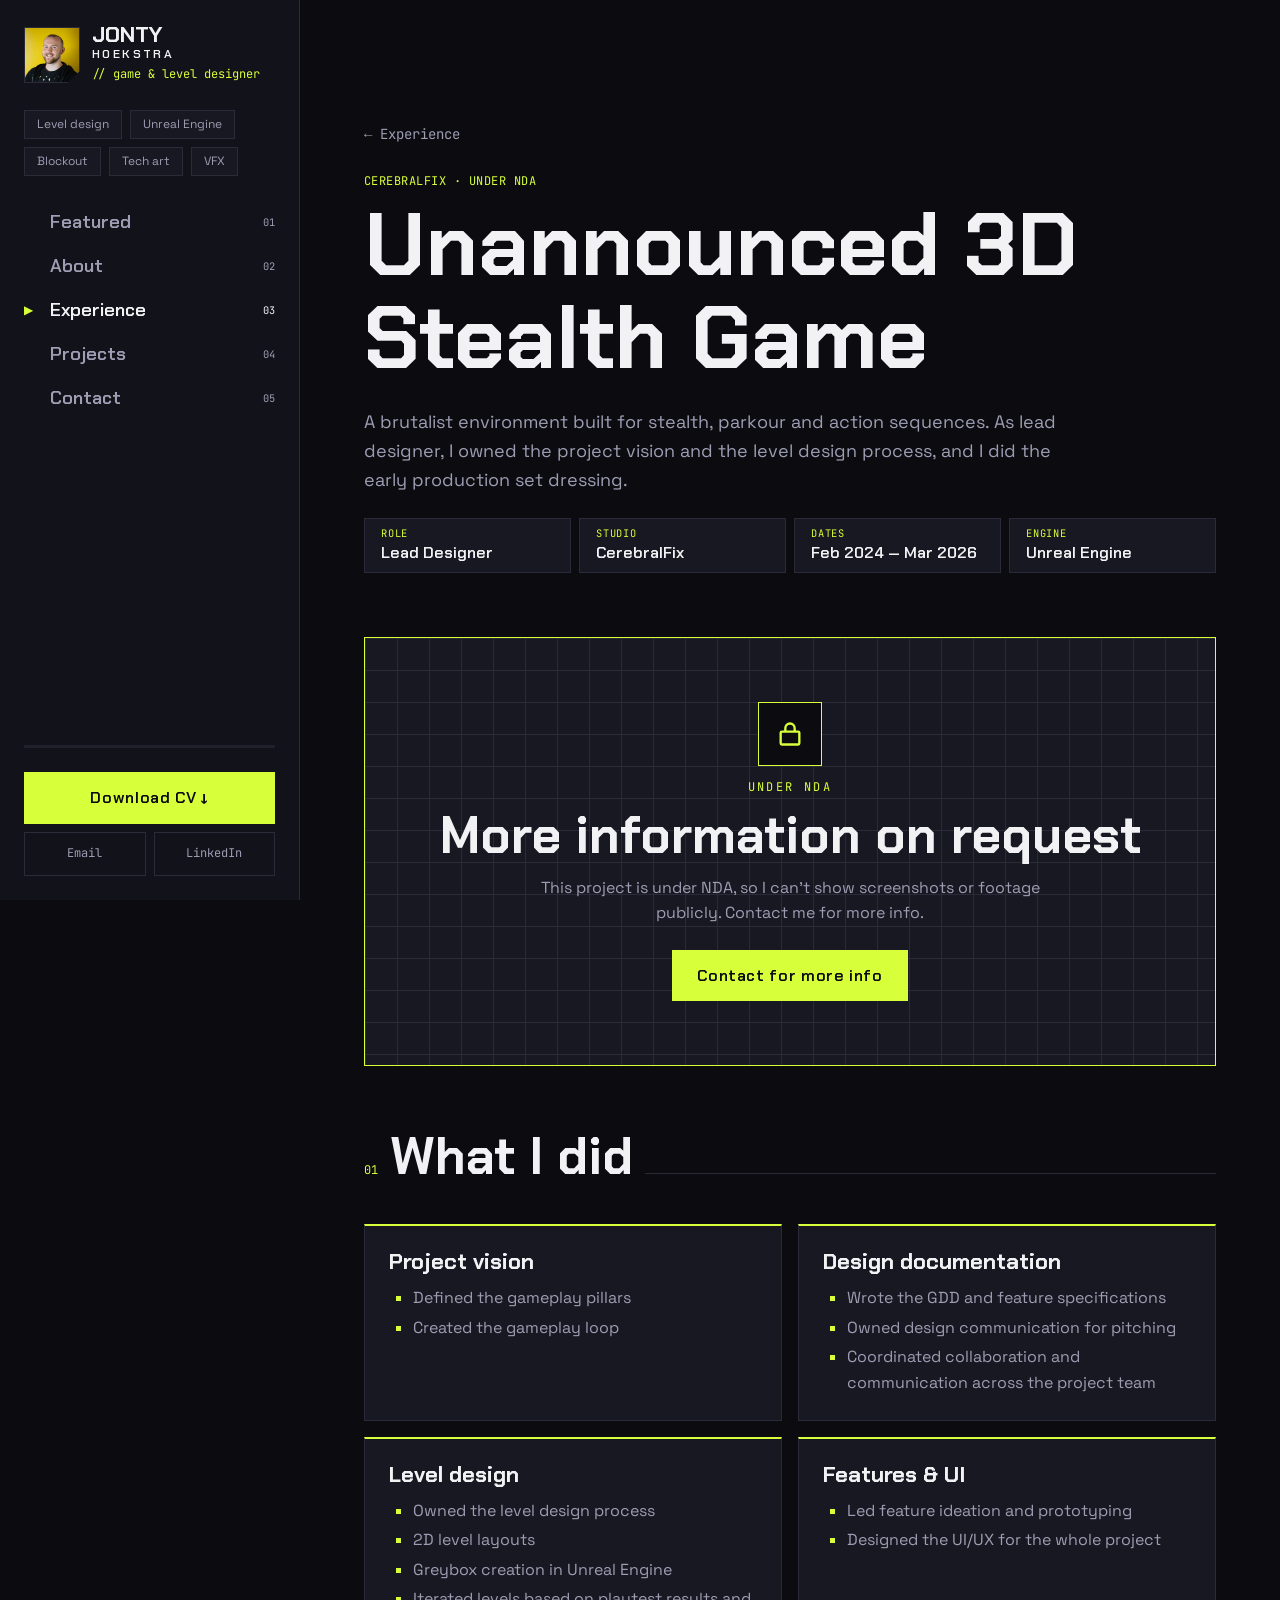
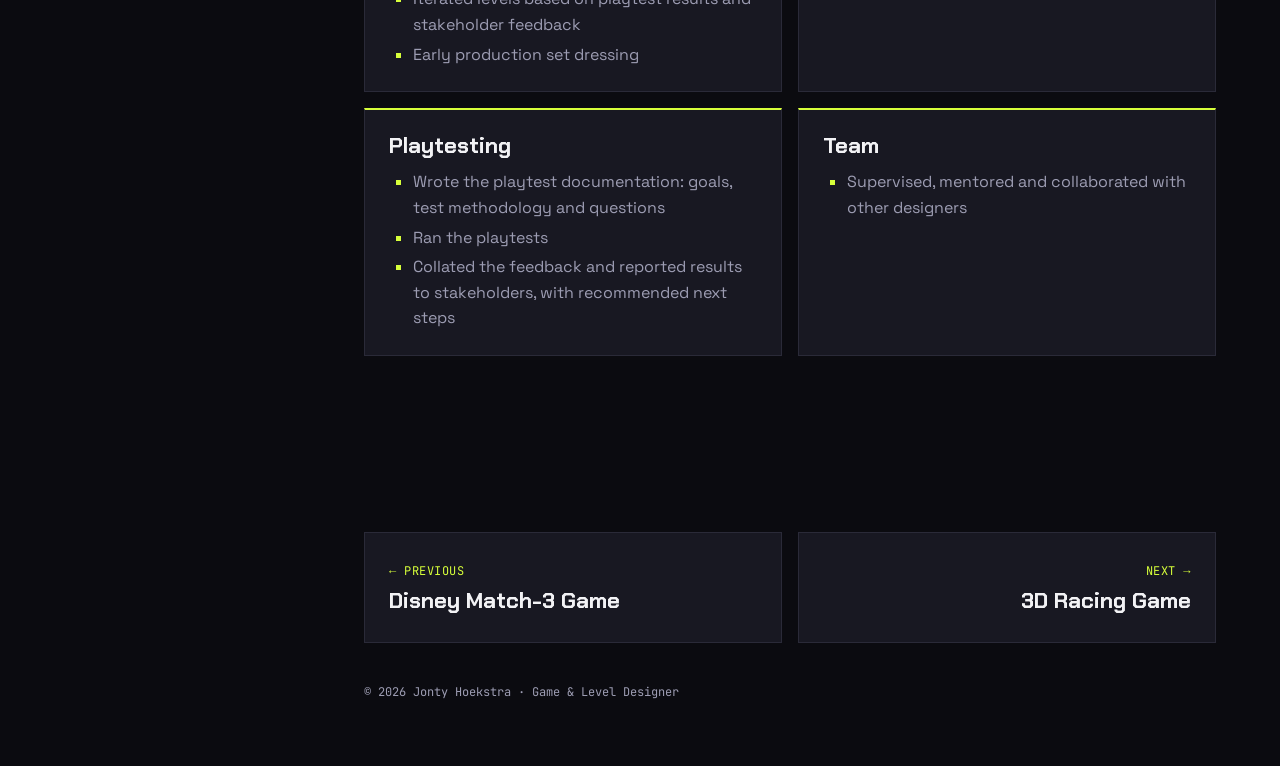
<file: projects/stealth-game.html>
<!doctype html>
<html lang="en-GB">
<head>
  <meta charset="utf-8">
  <meta name="viewport" content="width=device-width, initial-scale=1, viewport-fit=cover">
  <title>Unannounced 3D Stealth Game — Jonty Hoekstra, Game &amp; Level Designer</title>
  <meta name="description" content="An unannounced 3D stealth game at CerebralFix, where Jonty Hoekstra was lead designer: vision, documentation, level design, UI/UX and playtesting.">
  <meta name="theme-color" content="#0b0b10">
  <meta property="og:title" content="Unannounced 3D Stealth Game — Jonty Hoekstra, Game &amp; Level Designer">
  <meta property="og:description" content="An unannounced 3D stealth game at CerebralFix, where Jonty Hoekstra was lead designer: vision, documentation, level design, UI/UX and playtesting.">
  <meta property="og:type" content="website">
  <meta property="og:url" content="https://jonty-hoekstra.github.io/projects/stealth-game.html">
  <meta property="og:site_name" content="Jonty Hoekstra">
  <meta property="og:image" content="https://jonty-hoekstra.github.io/assets/img/previews/home.jpg">
  <meta property="og:image:width" content="1200">
  <meta property="og:image:height" content="630">
  <meta property="og:image:alt" content="A rotating yellow puzzle platform in a cargo bay, from Spaceship Level by Jonty Hoekstra">
  <meta name="twitter:card" content="summary_large_image">
  <link rel="canonical" href="https://jonty-hoekstra.github.io/projects/stealth-game.html">
  <link rel="icon" href="../assets/img/favicon.svg" type="image/svg+xml">
  <link rel="stylesheet" href="../assets/css/tokens.css">
  <link rel="stylesheet" href="../assets/css/base.css">
  <link rel="stylesheet" href="../assets/css/layout.css">
  <link rel="stylesheet" href="../assets/css/components.css">
  <script>document.documentElement.classList.add('js');</script>
</head>
<body class="is-docked">
<a class="skip-link" href="#main">Skip to content</a>

<aside class="panel" data-panel aria-label="Site navigation">
  <a class="panel__identity" href="../index.html">
    <span class="panel__avatar"><img src="../assets/img/about/headshot-400.webp" width="400" height="400" alt="" decoding="async"></span>
    <span><span class="panel__name">JONTY <span class="panel__surname">HOEKSTRA</span></span><span class="panel__role">// game &amp; level designer</span></span>
  </a>
  <ul class="panel__focus" aria-label="Focus">
    <li>Level design</li><li>Unreal Engine</li><li>Blockout</li><li>Tech art</li><li>VFX</li>
  </ul>
  <nav class="panel__nav" aria-label="Sections">
    <ul class="panel-nav" data-panel-nav>
      <li class="panel-nav__marker" data-panel-marker aria-hidden="true">▶</li>
      <li><a class="panel-nav__link" href="../index.html#featured">Featured <span class="panel-nav__number">01</span></a></li>
      <li><a class="panel-nav__link" href="../index.html#about">About <span class="panel-nav__number">02</span></a></li>
      <li><a class="panel-nav__link" href="../index.html#experience" data-panel-current>Experience <span class="panel-nav__number">03</span></a></li>
      <li><a class="panel-nav__link" href="../index.html#projects">Projects <span class="panel-nav__number">04</span></a></li>
      <li><a class="panel-nav__link" href="../index.html#contact">Contact <span class="panel-nav__number">05</span></a></li>
    </ul>
  </nav>
  <div class="panel__progress" aria-hidden="true"><span class="panel__progress-fill" data-panel-progress></span></div>
  <div class="panel__footer">
    <a class="button" href="../assets/Docs/jonty-hoekstra-cv.pdf" target="_blank" rel="noopener">Download CV ↓</a>
    <div class="panel__links">
      <a href="mailto:jontyhoekstra@gmail.com">Email</a>
      <a href="https://www.linkedin.com/in/jonty-hoekstra-242988165/" target="_blank" rel="noopener">LinkedIn</a>
    </div>
  </div>
</aside>

<main id="main">
  <header class="project-header reveal">
    <a class="back-link" href="../index.html#experience">← Experience</a>
    <p class="eyebrow">CEREBRALFIX · UNDER NDA</p>
    <h1 class="project-header__title" data-scramble>Unannounced 3D Stealth Game</h1>
    <p class="project-header__intro">A brutalist environment built for stealth, parkour and action sequences. As lead designer, I owned the project vision and the level design process, and I did the early production set dressing.</p>
    <ul class="facts"><li class="facts__item"><span class="facts__label">Role</span>Lead Designer</li><li class="facts__item"><span class="facts__label">Studio</span>CerebralFix</li><li class="facts__item"><span class="facts__label">Dates</span>Feb 2024 — Mar 2026</li><li class="facts__item"><span class="facts__label">Engine</span>Unreal Engine</li></ul>
  </header>

  <div class="notice notice--locked wipe reveal">
    <span class="notice__icon"><svg viewBox="0 0 24 24" fill="none" stroke="currentColor" stroke-width="2" aria-hidden="true"><rect x="4" y="10" width="16" height="11" rx="1"/><path d="M8 10V7a4 4 0 0 1 8 0v3"/></svg></span>
    <p class="notice__label">UNDER NDA</p>
    <h2 class="notice__title">More information on request</h2>
    <p class="notice__text">This project is under NDA, so I can't show screenshots or footage publicly. Contact me for more info.</p>
    <a class="button" href="mailto:jontyhoekstra@gmail.com?subject=Portfolio%3A%203D%20Stealth%20Game">Contact for more info</a>
  </div>

  <section class="section" id="role">
    <div class="section-heading reveal"><span class="section-heading__index">01</span><h2 class="section-heading__title" data-scramble>What I did</h2><span class="section-heading__rule"></span></div>
    <div class="detail-grid">
      <div class="detail-card reveal"><h3 class="detail-card__title">Project vision</h3><ul class="experience__list"><li>Defined the gameplay pillars</li><li>Created the gameplay loop</li></ul></div>
      <div class="detail-card reveal"><h3 class="detail-card__title">Design documentation</h3><ul class="experience__list"><li>Wrote the GDD and feature specifications</li><li>Owned design communication for pitching</li><li>Coordinated collaboration and communication across the project team</li></ul></div>
      <div class="detail-card reveal"><h3 class="detail-card__title">Level design</h3><ul class="experience__list"><li>Owned the level design process</li><li>2D level layouts</li><li>Greybox creation in Unreal Engine</li><li>Iterated levels based on playtest results and stakeholder feedback</li><li>Early production set dressing</li></ul></div>
      <div class="detail-card reveal"><h3 class="detail-card__title">Features &amp; UI</h3><ul class="experience__list"><li>Led feature ideation and prototyping</li><li>Designed the UI/UX for the whole project</li></ul></div>
      <div class="detail-card reveal"><h3 class="detail-card__title">Playtesting</h3><ul class="experience__list"><li>Wrote the playtest documentation: goals, test methodology and questions</li><li>Ran the playtests</li><li>Collated the feedback and reported results to stakeholders, with recommended next steps</li></ul></div>
      <div class="detail-card reveal"><h3 class="detail-card__title">Team</h3><ul class="experience__list"><li>Supervised, mentored and collaborated with other designers</li></ul></div>
    </div>
  </section>

  <nav class="project-nav" aria-label="More professional projects">
    <a class="project-nav__link" href="disney-match-3.html"><span class="eyebrow">← PREVIOUS</span><span class="project-nav__title">Disney Match-3 Game</span></a>
    <a class="project-nav__link project-nav__link--next" href="racing-game.html"><span class="eyebrow">NEXT →</span><span class="project-nav__title">3D Racing Game</span></a>
  </nav>
  <p class="site-footer">© 2026 Jonty Hoekstra · Game &amp; Level Designer</p>
</main>

<script src="../assets/js/motion.js" defer></script>
<script src="../assets/js/panel.js" defer></script>
<script src="../assets/js/reveal.js" defer></script>
</body>
</html>
</file>
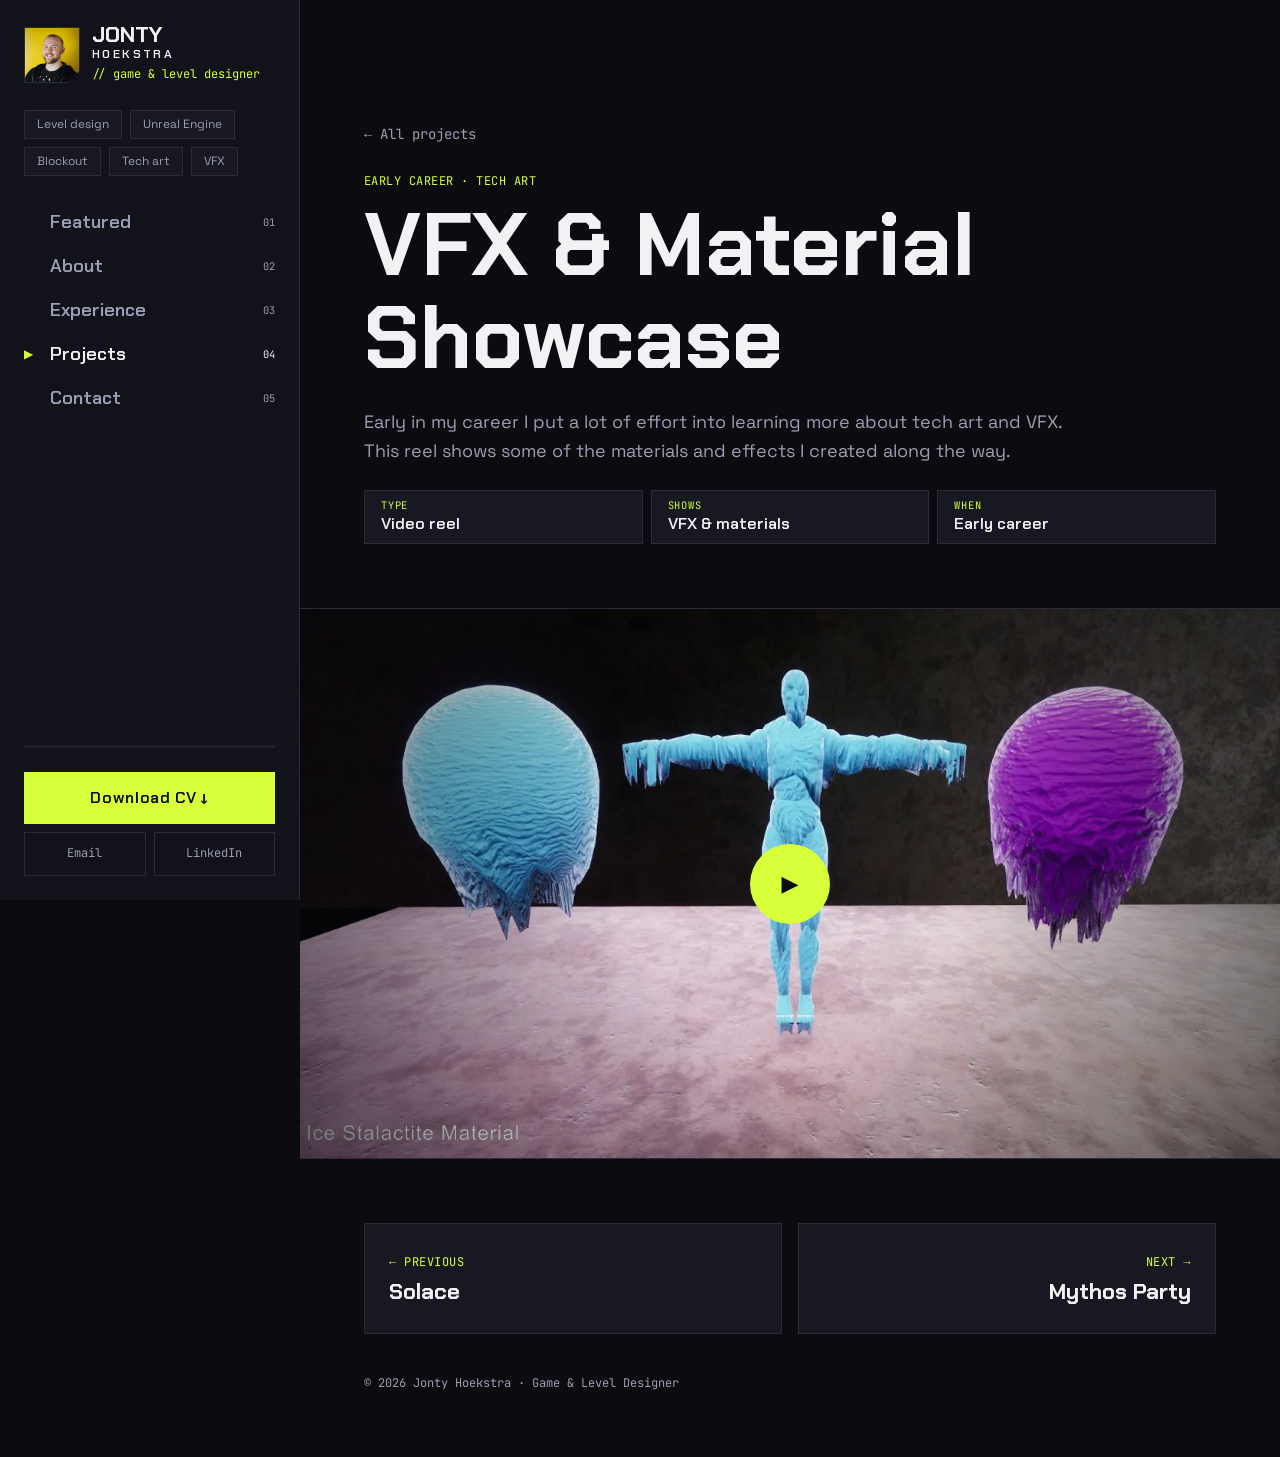
<file: projects/vfx-material-showcase.html>
<!doctype html>
<html lang="en-GB">
<head>
  <meta charset="utf-8">
  <meta name="viewport" content="width=device-width, initial-scale=1, viewport-fit=cover">
  <title>VFX &amp; Material Showcase — Jonty Hoekstra, Game &amp; Level Designer</title>
  <meta name="description" content="VFX and material showcase: tech art, VFX and material work from early in Jonty Hoekstra's career.">
  <meta name="theme-color" content="#0b0b10">
  <meta property="og:title" content="VFX &amp; Material Showcase — Jonty Hoekstra, Game &amp; Level Designer">
  <meta property="og:description" content="VFX and material showcase: tech art, VFX and material work from early in Jonty Hoekstra's career.">
  <meta property="og:type" content="website">
  <meta property="og:url" content="https://jonty-hoekstra.github.io/projects/vfx-material-showcase.html">
  <meta property="og:site_name" content="Jonty Hoekstra">
  <meta property="og:image" content="https://jonty-hoekstra.github.io/assets/img/previews/vfx-material-showcase.jpg">
  <meta property="og:image:width" content="1200">
  <meta property="og:image:height" content="630">
  <meta property="og:image:alt" content="Ice stalactite material on a figure and two spheres, from the VFX and material reel">
  <meta name="twitter:card" content="summary_large_image">
  <link rel="canonical" href="https://jonty-hoekstra.github.io/projects/vfx-material-showcase.html">
  <link rel="icon" href="../assets/img/favicon.svg" type="image/svg+xml">
  <link rel="stylesheet" href="../assets/css/tokens.css">
  <link rel="stylesheet" href="../assets/css/base.css">
  <link rel="stylesheet" href="../assets/css/layout.css">
  <link rel="stylesheet" href="../assets/css/components.css">
  <script>document.documentElement.classList.add('js');</script>
</head>
<body class="is-docked">
<a class="skip-link" href="#main">Skip to content</a>

<aside class="panel" data-panel aria-label="Site navigation">
  <a class="panel__identity" href="../index.html">
    <span class="panel__avatar"><img src="../assets/img/about/headshot-400.webp" width="400" height="400" alt="" decoding="async"></span>
    <span><span class="panel__name">JONTY <span class="panel__surname">HOEKSTRA</span></span><span class="panel__role">// game &amp; level designer</span></span>
  </a>
  <ul class="panel__focus" aria-label="Focus">
    <li>Level design</li><li>Unreal Engine</li><li>Blockout</li><li>Tech art</li><li>VFX</li>
  </ul>
  <nav class="panel__nav" aria-label="Sections">
    <ul class="panel-nav" data-panel-nav>
      <li class="panel-nav__marker" data-panel-marker aria-hidden="true">▶</li>
      <li><a class="panel-nav__link" href="../index.html#featured">Featured <span class="panel-nav__number">01</span></a></li>
      <li><a class="panel-nav__link" href="../index.html#about">About <span class="panel-nav__number">02</span></a></li>
      <li><a class="panel-nav__link" href="../index.html#experience">Experience <span class="panel-nav__number">03</span></a></li>
      <li><a class="panel-nav__link" href="../index.html#projects" data-panel-current>Projects <span class="panel-nav__number">04</span></a></li>
      <li><a class="panel-nav__link" href="../index.html#contact">Contact <span class="panel-nav__number">05</span></a></li>
    </ul>
  </nav>
  <div class="panel__progress" aria-hidden="true"><span class="panel__progress-fill" data-panel-progress></span></div>
  <div class="panel__footer">
    <a class="button" href="../assets/Docs/jonty-hoekstra-cv.pdf" target="_blank" rel="noopener">Download CV ↓</a>
    <div class="panel__links">
      <a href="mailto:jontyhoekstra@gmail.com">Email</a>
      <a href="https://www.linkedin.com/in/jonty-hoekstra-242988165/" target="_blank" rel="noopener">LinkedIn</a>
    </div>
  </div>
</aside>

<main id="main">
  <header class="project-header reveal">
    <a class="back-link" href="../index.html#projects">← All projects</a>
    <p class="eyebrow">EARLY CAREER · TECH ART</p>
    <h1 class="project-header__title" data-scramble>VFX &amp; Material Showcase</h1>
    <p class="project-header__intro">Early in my career I put a lot of effort into learning more about tech art and VFX. This reel shows some of the materials and effects I created along the way.</p>
    <ul class="facts"><li class="facts__item"><span class="facts__label">Type</span>Video reel</li><li class="facts__item"><span class="facts__label">Shows</span>VFX &amp; materials</li><li class="facts__item"><span class="facts__label">When</span>Early career</li></ul>
  </header>

  <figure class="media project-hero wipe reveal">
    <a class="video-embed" href="https://www.youtube.com/watch?v=zC75iq0rj6k" target="_blank" rel="noopener" data-youtube-id="zC75iq0rj6k" data-video-title="VFX and material reel">
      <img src="../assets/img/vfx-material-showcase/reel-poster-1280.webp" srcset="../assets/img/vfx-material-showcase/reel-poster-640.webp 640w, ../assets/img/vfx-material-showcase/reel-poster-1280.webp 1280w" sizes="(min-width: 60rem) 70vw, 100vw" width="1280" height="720" alt="Ice stalactite material on a figure and two spheres, from the VFX and material reel" fetchpriority="high" decoding="async">
      <span class="video-embed__play" aria-hidden="true">▶</span>
      <span class="visually-hidden">Play the VFX and material reel</span>
    </a>
  </figure>

  <nav class="project-nav" aria-label="More projects">
    <a class="project-nav__link" href="solace.html"><span class="eyebrow">← PREVIOUS</span><span class="project-nav__title">Solace</span></a>
    <a class="project-nav__link project-nav__link--next" href="mythos-party.html"><span class="eyebrow">NEXT →</span><span class="project-nav__title">Mythos Party</span></a>
  </nav>
  <p class="site-footer">© 2026 Jonty Hoekstra · Game &amp; Level Designer</p>
</main>

<script src="../assets/js/motion.js" defer></script>
<script src="../assets/js/video-embed.js" defer></script>
<script src="../assets/js/panel.js" defer></script>
<script src="../assets/js/reveal.js" defer></script>
<script src="../assets/js/tilt.js" defer></script>
<script src="../assets/js/lightbox.js" defer></script>
</body>
</html>
</file>
<file: assets/css/tokens.css>
/* Design tokens. Every colour, font, size and timing on the site comes from here.
   Breakpoints (custom properties do not work in media queries):
     tablet  (min-width: 40rem)   640px
     laptop  (min-width: 60rem)   960px  - the side panel docks on the left from here
     desktop (min-width: 80rem)   1280px */

@font-face {
  font-family: 'Chakra Petch';
  src: url('../fonts/chakra-petch-600.woff2') format('woff2');
  font-weight: 600;
  font-display: swap;
}

@font-face {
  font-family: 'Chakra Petch';
  src: url('../fonts/chakra-petch-700.woff2') format('woff2');
  font-weight: 700;
  font-display: swap;
}

@font-face {
  font-family: 'Space Grotesk';
  src: url('../fonts/space-grotesk-variable.woff2') format('woff2');
  font-weight: 300 700;
  font-display: swap;
}

@font-face {
  font-family: 'JetBrains Mono';
  src: url('../fonts/jetbrains-mono-variable.woff2') format('woff2');
  font-weight: 100 800;
  font-display: swap;
}

:root {
  /* Colours */
  --colour-bg: #0b0b10;
  --colour-bg-raised: #101017;
  --colour-panel: rgba(20, 20, 28, 0.94);
  --colour-card: #181822;
  --colour-card-raised: #20202c;
  --colour-line: #2a2a38;
  --colour-text: #f2f2f5;
  --colour-text-muted: #9d9db3;
  /* The white of a scanned or exported design board, so boards of any shape fill their frame. */
  --colour-paper: #ffffff;
  --colour-accent: #d7ff3a;
  --colour-accent-glow: rgba(215, 255, 58, 0.45);
  --colour-accent-soft: rgba(215, 255, 58, 0.12);
  --colour-violet: #7b5cff;
  --colour-violet-soft: rgba(123, 92, 255, 0.55);
  --colour-alert: #ff4d6d;

  /* Fonts */
  --font-display: 'Chakra Petch', 'Segoe UI', system-ui, sans-serif;
  --font-body: 'Space Grotesk', 'Segoe UI', system-ui, sans-serif;
  --font-mono: 'JetBrains Mono', Consolas, monospace;

  /* Type scale */
  --text-xs: 0.75rem;
  --text-s: 0.875rem;
  --text-m: 1rem;
  --text-l: 1.125rem;
  --text-xl: 1.375rem;
  --text-heading: clamp(2rem, 4vw, 3.25rem);
  --text-title: clamp(2.25rem, 5vw, 4rem);
  --text-hero: clamp(4.5rem, 13vw, 12rem);
  --text-surname: calc(var(--text-hero) * 0.484);

  /* Spacing */
  --space-2xs: 0.25rem;
  --space-xs: 0.5rem;
  --space-s: 0.75rem;
  --space-m: 1rem;
  --space-l: 1.5rem;
  --space-xl: 2.5rem;
  --space-2xl: 4rem;
  --space-3xl: 7rem;

  /* Layout */
  --panel-width: 300px;
  --content-max: 70rem;
  --tap-size: 44px;

  /* Motion */
  --ease-out: cubic-bezier(0.2, 0.8, 0.2, 1);
  --ease-bounce: cubic-bezier(0.34, 1.56, 0.64, 1);
  --stagger: 90ms;
}
</file>
<file: assets/css/base.css>
/* === Reset === */

*,
*::before,
*::after {
  box-sizing: border-box;
  margin: 0;
  padding: 0;
}

html {
  scroll-behavior: smooth;
  -webkit-text-size-adjust: 100%;
}

body {
  min-height: 100vh;
  background: var(--colour-bg);
  color: var(--colour-text);
  font-family: var(--font-body);
  font-size: var(--text-m);
  line-height: 1.6;
  overflow-x: hidden;
}

img,
video,
svg,
picture {
  display: block;
  max-width: 100%;
  height: auto;
}

a {
  color: inherit;
  text-decoration: none;
}

ul {
  list-style: none;
}

button {
  font: inherit;
  color: inherit;
  background: none;
  border: 0;
  cursor: pointer;
}

h1,
h2,
h3,
h4 {
  font-family: var(--font-display);
  font-weight: 700;
  line-height: 1.05;
  overflow-wrap: break-word;
}

/* === Focus and skip link === */

:focus-visible {
  outline: 2px solid var(--colour-accent);
  outline-offset: 3px;
}

.skip-link {
  position: absolute;
  top: var(--space-s);
  left: var(--space-s);
  z-index: 100;
  padding: var(--space-xs) var(--space-m);
  background: var(--colour-accent);
  color: var(--colour-bg);
  font-family: var(--font-display);
  font-weight: 600;
  transform: translateY(-200%);
}

.skip-link:focus {
  transform: none;
}

.visually-hidden {
  position: absolute;
  width: 1px;
  height: 1px;
  overflow: hidden;
  clip: rect(0 0 0 0);
  white-space: nowrap;
}

/* === Reduced motion === */

/* The one allowed use of !important: it must beat every animation on the site. */
@media (prefers-reduced-motion: reduce) {
  *,
  *::before,
  *::after {
    animation-duration: 0.01ms !important;
    animation-iteration-count: 1 !important;
    animation-delay: 0s !important;
    transition-duration: 0.01ms !important;
    transition-delay: 0s !important;
    scroll-behavior: auto !important;
  }
}
</file>
<file: assets/css/layout.css>
/* === Splash (home page only) === */

.splash {
  --scroll-progress: 0;
  --pointer-x: 50%;
  --pointer-y: 50%;
  position: relative;
  display: grid;
  min-height: max(100vh, 560px);
  min-height: max(100svh, 560px);
  overflow: hidden;
}

.splash::before {
  content: "";
  position: absolute;
  inset: 0;
  z-index: 1;
  pointer-events: none;
  background: radial-gradient(500px circle at var(--pointer-x) var(--pointer-y), rgba(215, 255, 58, 0.08), transparent 60%);
}

.splash__sky {
  position: absolute;
  inset: 0;
  background:
    radial-gradient(ellipse at 50% 105%, var(--colour-violet-soft), transparent 55%),
    linear-gradient(#08080c, #0f0b1d 70%);
}

.splash__floor,
.splash__horizon {
  position: absolute;
  top: 88%;
}

.splash__horizon {
  left: 0;
  right: 0;
  height: 2px;
  background: var(--colour-accent);
  box-shadow: 0 0 30px 6px var(--colour-accent-glow);
  opacity: 0.8;
}

.splash__floor {
  left: -50%;
  right: -50%;
  height: 80%;
  background-image:
    linear-gradient(var(--colour-violet-soft) 1px, transparent 1px),
    linear-gradient(90deg, var(--colour-violet-soft) 1px, transparent 1px);
  background-size: 60px 60px;
  transform-origin: top;
  transform: perspective(300px) rotateX(62deg);
  -webkit-mask-image: linear-gradient(#000, transparent 85%);
  mask-image: linear-gradient(#000, transparent 85%);
  animation: floor-scroll 2.4s linear infinite;
}

@keyframes floor-scroll {
  to {
    background-position: 0 60px;
  }
}

.splash__motes {
  position: absolute;
  inset: 0;
}

.splash__mote {
  position: absolute;
  width: 3px;
  height: 3px;
  border-radius: 50%;
  background: var(--colour-accent);
  opacity: 0;
  animation: mote-rise linear infinite;
}

@keyframes mote-rise {
  0% { opacity: 0; transform: translateY(0); }
  15% { opacity: 0.8; }
  100% { opacity: 0; transform: translateY(-260px); }
}

.splash__inner {
  position: relative;
  z-index: 2;
  display: grid;
  align-self: start;
  gap: var(--space-xl);
  width: min(100% - 3rem, 78rem);
  margin: 0 auto;
  padding: var(--space-2xl) 0 var(--space-xl);
  padding-top: max(var(--space-2xl), env(safe-area-inset-top));
  opacity: calc(1 - var(--scroll-progress) * 1.3);
  transform: translateY(calc(var(--scroll-progress) * -120px));
}

.splash__role {
  min-height: 1.6em;
  font-family: var(--font-mono);
  font-size: var(--text-s);
  letter-spacing: 0.18em;
  color: var(--colour-accent);
  opacity: 0;
  /* splash.js starts the decode after this delay. */
  animation: fade-in 0.3s ease 760ms forwards;
}

.splash__name {
  margin: 0 0 var(--space-m);
}

.splash__first {
  display: flex;
  font-size: var(--text-hero);
  line-height: 0.82;
  letter-spacing: -0.02em;
}

.splash__letter {
  display: inline-block;
  opacity: 0;
  filter: blur(8px);
  transform: translateY(60%) skewY(8deg);
  animation: letter-rise 0.9s var(--ease-out) forwards;
}

.splash__letter:nth-child(1) { animation-delay: 200ms; }
.splash__letter:nth-child(2) { animation-delay: 280ms; }
.splash__letter:nth-child(3) { animation-delay: 360ms; }
.splash__letter:nth-child(4) { animation-delay: 440ms; }
.splash__letter:nth-child(5) { animation-delay: 520ms; }

/* The surname sits tight under the first name, about half its size.
   The letter spacing makes it the same width as JONTY. */
.splash__surname {
  display: block;
  margin-top: 0.14em;
  font-size: var(--text-surname);
  font-weight: 600;
  line-height: 1;
  letter-spacing: 0.178em;
  color: var(--colour-text-muted);
  opacity: 0;
  filter: blur(8px);
  transform: translateY(40%);
  animation: letter-rise 0.9s var(--ease-out) 640ms forwards;
}

@keyframes letter-rise {
  to {
    opacity: 1;
    filter: none;
    transform: none;
  }
}

.splash__tagline {
  max-width: 28rem;
  color: var(--colour-text-muted);
  margin-top: var(--space-xs);
  font-size: var(--text-l);
  opacity: 0;
  animation: fade-in 0.8s ease 900ms forwards;
}

@keyframes fade-in {
  to {
    opacity: 1;
  }
}

.splash__scroll {
  position: absolute;
  bottom: var(--space-l);
  left: 50%;
  z-index: 2;
  display: none;
  flex-direction: column;
  align-items: center;
  gap: var(--space-xs);
  font-family: var(--font-mono);
  font-size: var(--text-xs);
  letter-spacing: 0.3em;
  color: var(--colour-accent);
  opacity: calc(1 - var(--scroll-progress) * 3);
  transform: translateX(-50%);
}

.splash__scroll-icon {
  position: relative;
  width: 18px;
  height: 28px;
  border: 2px solid var(--colour-accent);
  border-radius: 10px;
}

.splash__scroll-icon::after {
  content: "";
  position: absolute;
  top: 5px;
  left: 50%;
  width: 2px;
  height: 6px;
  margin-left: -1px;
  background: var(--colour-accent);
  animation: scroll-wheel 1.4s infinite;
}

@keyframes scroll-wheel {
  70% { opacity: 0; transform: translateY(9px); }
  100% { opacity: 0; }
}

@media (min-width: 60rem) {
  .splash__floor,
  .splash__horizon {
    top: 72%;
  }

  .splash__inner {
    grid-template-columns: 1.3fr 1fr;
    align-items: center;
    align-self: center;
    padding: 0 0 20vh;
  }

  .splash__scroll {
    display: flex;
  }
}

/* === Side panel ===
   Phones and tablets: a bar across the top. Laptops and up: a column on the left.
   On the home page it slides in once the splash has scrolled away (body.is-docked).
   Project pages start with body.is-docked. */

.panel {
  position: fixed;
  top: 0;
  right: 0;
  left: 0;
  z-index: 40;
  display: flex;
  align-items: center;
  gap: var(--space-s);
  padding: var(--space-xs) var(--space-m);
  padding-top: max(var(--space-xs), env(safe-area-inset-top));
  background: var(--colour-panel);
  border-bottom: 1px solid var(--colour-line);
  -webkit-backdrop-filter: blur(12px);
  backdrop-filter: blur(12px);
  transform: translateY(-102%);
  transition: transform 0.6s var(--ease-out);
}

.is-docked .panel {
  transform: none;
}

.panel > * {
  opacity: 0;
  transform: translateX(-16px);
  transition: opacity 0.4s, transform 0.5s var(--ease-out);
}

.is-docked .panel > * {
  opacity: 1;
  transform: none;
}

.is-docked .panel > :nth-child(2) { transition-delay: 0.08s; }
.is-docked .panel > :nth-child(3) { transition-delay: 0.14s; }
.is-docked .panel > :nth-child(4) { transition-delay: 0.2s; }
.is-docked .panel > :nth-child(5) { transition-delay: 0.26s; }

.panel__nav {
  flex: 1;
  min-width: 0;
}

.panel__focus,
.panel__progress,
.panel__footer,
.panel__role {
  display: none;
}

main {
  --main-gutter: var(--space-l);
  padding: 6.5rem var(--main-gutter) var(--space-2xl);
}

@media (min-width: 60rem) {
  .panel {
    right: auto;
    bottom: 0;
    width: var(--panel-width);
    flex-direction: column;
    align-items: stretch;
    gap: var(--space-l);
    padding: var(--space-l);
    border-right: 1px solid var(--colour-line);
    border-bottom: 0;
    overflow-y: auto;
    transform: translateX(-102%);
  }

  .panel__progress,
  .panel__role {
    display: revert;
  }

  .panel__focus {
    display: flex;
  }

  .panel__footer {
    display: grid;
    margin-top: auto;
  }

  /* The content column centres in the space beside the panel once that space is wider than it needs. */
  main {
    --main-gutter: clamp(1.5rem, 5vw, 4.5rem);
    margin-left: var(--panel-width);
    padding: var(--space-3xl) var(--main-gutter) var(--space-2xl);
    padding-inline: max(var(--main-gutter), calc((100vw - var(--panel-width) - var(--content-max)) / 2));
  }
}

/* === Sections === */

.section {
  padding-bottom: var(--space-3xl);
  scroll-margin-top: 5rem;
}

.section-heading {
  display: flex;
  align-items: baseline;
  gap: var(--space-s);
  margin-bottom: var(--space-xl);
}

.section-heading__index {
  font-family: var(--font-mono);
  font-size: var(--text-xs);
  color: var(--colour-accent);
}

.section-heading__title {
  font-size: var(--text-heading);
}

.section-heading__rule {
  flex: 1;
  height: 1px;
  background: var(--colour-line);
  transform-origin: left;
  transition: transform 1s var(--ease-out) 0.2s;
}

.js .section-heading:not(.is-visible) .section-heading__rule {
  transform: scaleX(0);
}

@media (min-width: 60rem) {
  .section {
    scroll-margin-top: var(--space-l);
  }
}

/* === Footer line === */

.site-footer {
  margin-top: var(--space-xl);
  font-family: var(--font-mono);
  font-size: var(--text-xs);
  color: var(--colour-text-muted);
}
</file>
<file: assets/css/components.css>
/* === Buttons === */

.button {
  display: inline-flex;
  align-items: center;
  justify-content: center;
  gap: var(--space-xs);
  min-height: var(--tap-size);
  padding: var(--space-s) var(--space-l);
  background: var(--colour-accent);
  color: var(--colour-bg);
  font-family: var(--font-display);
  font-weight: 600;
  letter-spacing: 0.04em;
  border: 1px solid var(--colour-accent);
}

.button--ghost {
  background: transparent;
  color: var(--colour-text);
  border-color: var(--colour-line);
}

.button-row {
  display: flex;
  flex-wrap: wrap;
  gap: var(--space-s);
}

@media (hover: hover) and (pointer: fine) {
  .button--ghost:hover {
    border-color: var(--colour-accent);
    color: var(--colour-accent);
  }
}

/* === Splash menu === */

.splash-menu {
  font-family: var(--font-display);
  font-weight: 600;
  font-size: clamp(1.5rem, 2.8vw, 2.25rem);
}

.splash-menu__item {
  opacity: 0;
  transform: translateX(40px);
  animation: menu-slide 0.7s var(--ease-out) forwards;
}

.splash-menu__item:nth-child(1) { animation-delay: 700ms; }
.splash-menu__item:nth-child(2) { animation-delay: 790ms; }
.splash-menu__item:nth-child(3) { animation-delay: 880ms; }
.splash-menu__item:nth-child(4) { animation-delay: 970ms; }
.splash-menu__item:nth-child(5) { animation-delay: 1060ms; }

@keyframes menu-slide {
  to {
    opacity: 1;
    transform: none;
  }
}

.splash-menu__link {
  display: flex;
  align-items: center;
  gap: var(--space-m);
  min-height: var(--tap-size);
  padding: var(--space-2xs) 0;
  color: var(--colour-text-muted);
  text-shadow: 0 2px 12px var(--colour-bg);
  transition: color 0.15s, transform 0.2s var(--ease-out);
}

.splash-menu__link::before {
  content: "▶";
  font-size: 0.55em;
  color: var(--colour-accent);
  opacity: 0;
  transform: translateX(-10px);
  transition: opacity 0.2s var(--ease-out), transform 0.2s var(--ease-out);
}

.splash-menu__link.is-selected {
  color: var(--colour-text);
  transform: translateX(10px);
}

.splash-menu__link.is-selected::before {
  opacity: 1;
  transform: none;
  animation: blink 1s steps(2) infinite;
}

@keyframes blink {
  50% {
    opacity: 0.25;
  }
}

.splash-menu__hint {
  display: none;
  margin-left: auto;
  font-family: var(--font-mono);
  font-size: var(--text-xs);
  font-weight: 400;
  color: var(--colour-text-muted);
}

/* The hints fit beside the labels from about 360px wide. */
@media (min-width: 22.5rem) {
  .splash-menu__hint {
    display: inline;
  }
}

@media (min-width: 60rem) {
  .splash-menu {
    justify-self: end;
    min-width: min(100%, 22rem);
  }
}

/* === Panel contents === */

.panel__identity {
  display: flex;
  align-items: center;
  gap: var(--space-s);
}

.panel__avatar {
  flex: none;
  width: 36px;
  height: 36px;
  background: linear-gradient(150deg, #2f2a48, #16141f);
  border: 1px solid var(--colour-line);
  clip-path: polygon(0 0, 100% 0, 100% 78%, 78% 100%, 0 100%);
  overflow: hidden;
}

.panel__avatar img {
  width: 100%;
  height: 100%;
  object-fit: cover;
}

.panel__name {
  display: block;
  font-family: var(--font-display);
  font-weight: 700;
  font-size: var(--text-l);
  line-height: 1;
}

/* The surname stacks under JONTY in small capitals, like the splash,
   so the name block stays level with the avatar. */
.panel__surname {
  display: block;
  margin-top: 0.2em;
  font-size: var(--text-xs);
  font-weight: 600;
  letter-spacing: 0.2em;
}

.panel__role {
  font-family: var(--font-mono);
  font-size: var(--text-xs);
  color: var(--colour-accent);
}

.panel__focus {
  flex-wrap: wrap;
  gap: var(--space-xs);
}

.panel__focus li {
  padding: var(--space-2xs) var(--space-s);
  background: var(--colour-card);
  border: 1px solid var(--colour-line);
  font-size: var(--text-xs);
  color: var(--colour-text-muted);
}

.panel-nav {
  position: relative;
  display: flex;
  gap: var(--space-2xs);
  overflow-x: auto;
  scrollbar-width: none;
  font-family: var(--font-display);
  font-weight: 600;
  font-size: var(--text-s);
}

.panel-nav__link {
  display: flex;
  align-items: center;
  justify-content: space-between;
  min-height: var(--tap-size);
  padding: 0 var(--space-s);
  white-space: nowrap;
  color: var(--colour-text-muted);
  border: 1px solid var(--colour-line);
  transition: color 0.2s, border-color 0.2s;
}

.panel-nav__link.is-active {
  color: var(--colour-accent);
  border-color: var(--colour-accent);
}

.panel-nav__number,
.panel-nav__marker {
  display: none;
}

.panel__progress {
  position: relative;
  height: 3px;
  overflow: hidden;
  background: var(--colour-card-raised);
}

.panel__progress-fill {
  position: absolute;
  inset: 0;
  background: linear-gradient(90deg, var(--colour-violet), var(--colour-accent));
  transform-origin: left;
  transform: scaleX(var(--page-progress, 0));
}

.panel__footer {
  gap: var(--space-xs);
}

.panel__links {
  display: grid;
  grid-template-columns: repeat(2, 1fr);
  gap: var(--space-xs);
}

.panel__links a {
  display: grid;
  place-items: center;
  min-height: var(--tap-size);
  border: 1px solid var(--colour-line);
  font-family: var(--font-mono);
  font-size: var(--text-xs);
  color: var(--colour-text-muted);
}

@media (hover: hover) and (pointer: fine) {
  .panel-nav__link:hover,
  .panel__links a:hover {
    color: var(--colour-accent);
  }
}

@media (min-width: 60rem) {
  .panel__avatar {
    width: 56px;
    height: 56px;
    font-size: var(--text-xl);
  }

  .panel__name {
    font-size: var(--text-xl);
  }

  .panel-nav {
    flex-direction: column;
    gap: 0;
    overflow: visible;
    font-size: 1.15rem;
  }

  .panel-nav__link {
    min-height: var(--tap-size);
    padding: 0 0 0 1.6rem;
    border: 0;
  }

  .panel-nav__link.is-active {
    color: var(--colour-text);
  }

  .panel-nav__number {
    display: inline;
    font-family: var(--font-mono);
    font-size: 0.65rem;
    font-weight: 400;
  }

  .panel-nav__marker {
    position: absolute;
    top: 0;
    left: 0;
    display: flex;
    align-items: center;
    height: var(--tap-size);
    font-size: var(--text-xs);
    color: var(--colour-accent);
    transition: transform 0.45s var(--ease-out);
  }
}

/* === Scroll reveals (only when JavaScript runs) === */

/* `translate`, not `transform`, so a reveal does not fight the tilt effect. */
.js .reveal {
  opacity: 0;
  translate: 0 28px;
  transition: opacity 0.7s ease, translate 0.8s var(--ease-out);
  transition-delay: calc(var(--reveal-order, 0) * var(--stagger));
}

.js .reveal.is-visible {
  opacity: 1;
  translate: 0 0;
}

.wipe {
  position: relative;
  overflow: hidden;
}

.js .wipe::after {
  content: "";
  position: absolute;
  inset: 0;
  z-index: 3;
  background: var(--colour-accent);
  transform-origin: right;
  transition: transform 0.8s var(--ease-out) 0.15s;
}

.js .wipe.is-visible::after {
  transform: scaleX(0);
}

/* === Media === */

.media {
  position: relative;
  overflow: hidden;
  background: var(--colour-bg-raised);
  border: 1px solid var(--colour-line);
}

.media img {
  width: 100%;
  height: 100%;
  object-fit: cover;
}

.media__badge {
  position: absolute;
  top: var(--space-s);
  left: var(--space-s);
  z-index: 2;
  padding: var(--space-2xs) var(--space-s);
  background: rgba(11, 11, 16, 0.85);
  font-family: var(--font-display);
  font-weight: 700;
}

.eyebrow {
  font-family: var(--font-mono);
  font-size: var(--text-xs);
  color: var(--colour-accent);
  letter-spacing: 0.04em;
}

.highlight {
  color: var(--colour-text);
  font-weight: 500;
}

/* === Facts === */

.facts {
  display: grid;
  gap: var(--space-xs);
  margin: var(--space-l) 0;
}

/* One row of equal columns, however many facts there are. */
@media (min-width: 40rem) {
  .facts {
    grid-auto-columns: 1fr;
    grid-auto-flow: column;
  }
}

.facts__item {
  padding: var(--space-xs) var(--space-m);
  background: var(--colour-card);
  border: 1px solid var(--colour-line);
  font-family: var(--font-display);
  font-weight: 600;
  line-height: 1.3;
}

.facts__label {
  display: block;
  margin-bottom: 2px;
  font-family: var(--font-mono);
  font-size: 0.65rem;
  font-weight: 400;
  letter-spacing: 0.08em;
  text-transform: uppercase;
  color: var(--colour-accent);
}

/* === Featured project === */

.feature {
  display: grid;
  gap: var(--space-xl);
  align-items: center;
}

.feature__media {
  aspect-ratio: 16 / 10;
}

.feature__title {
  margin: var(--space-xs) 0 var(--space-m);
  font-size: var(--text-title);
}

.feature__text {
  color: var(--colour-text-muted);
}

@media (min-width: 60rem) {
  .feature {
    grid-template-columns: 1.3fr 1fr;
  }
}

/* === About === */

.about {
  display: grid;
  gap: var(--space-2xl);
  align-items: center;
  perspective: 900px;
}

.portrait {
  position: relative;
  max-width: 16rem;
  transform: rotateX(var(--tilt-x, 0deg)) rotateY(var(--tilt-y, 0deg));
  transition: transform 0.2s ease-out;
}

.portrait__frame {
  position: absolute;
  inset: 0;
  border: 2px solid var(--colour-accent);
  transform: translate(16px, 16px);
  transition: transform 1s var(--ease-out) 0.35s;
}

.js .portrait:not(.is-visible) .portrait__frame {
  transform: none;
}

.portrait__image {
  position: relative;
  aspect-ratio: 1 / 1;
  overflow: hidden;
  background: var(--colour-card);
  border: 1px solid var(--colour-line);
  clip-path: polygon(0 0, 100% 0, 100% 86%, 86% 100%, 0 100%);
}

.portrait__image img {
  width: 100%;
  height: 100%;
  object-fit: cover;
}

.portrait__image::before {
  content: "";
  position: absolute;
  inset: 0;
  z-index: 1;
  background-image: linear-gradient(rgba(123, 92, 255, 0.25) 1px, transparent 1px);
  background-size: 100% 6px;
  opacity: 0.35;
}

.portrait__image::after {
  content: "";
  position: absolute;
  top: -30%;
  right: 0;
  left: 0;
  z-index: 2;
  height: 30%;
  background: linear-gradient(transparent, rgba(215, 255, 58, 0.35), transparent);
}

.portrait.is-visible .portrait__image::after {
  animation: light-sweep 1.6s var(--ease-out) 0.5s;
}

@keyframes light-sweep {
  to {
    top: 110%;
  }
}

.portrait__tag {
  position: absolute;
  top: 22px;
  right: -8px;
  z-index: 3;
  padding: 6px 12px;
  background: var(--colour-accent);
  color: var(--colour-bg);
  font-family: var(--font-mono);
  font-size: var(--text-xs);
  transform: rotate(6deg);
  transition: transform 0.6s var(--ease-bounce) 1s;
}

.js .portrait:not(.is-visible) .portrait__tag {
  transform: rotate(-20deg) scale(0);
}

.about__title {
  margin-bottom: var(--space-l);
  font-size: var(--text-title);
}

.about__text p {
  margin-bottom: var(--space-s);
  font-size: var(--text-l);
  color: var(--colour-text-muted);
}

.about__text .highlight {
  background: linear-gradient(var(--colour-accent), var(--colour-accent)) no-repeat 0 100% / 100% 2px;
  transition: background-size 1s var(--ease-out) 0.6s;
}

.js .about__text:not(.is-visible) .highlight {
  background-size: 0 2px;
}

@media (min-width: 40rem) {
  .portrait {
    max-width: 22rem;
  }

  .portrait__tag {
    right: -18px;
  }
}

@media (min-width: 60rem) {
  .about {
    grid-template-columns: minmax(0, 0.85fr) minmax(0, 1.15fr);
  }
}

/* === Skill tiles === */

.tiles {
  display: grid;
  gap: var(--space-m);
  margin-top: var(--space-2xl);
}

.tile {
  position: relative;
  overflow: hidden;
  padding: var(--space-l);
  background: var(--colour-card);
  border: 1px solid var(--colour-line);
}

.tile::before {
  content: "";
  position: absolute;
  top: 0;
  left: 0;
  width: 100%;
  height: 2px;
  background: linear-gradient(90deg, var(--colour-violet), var(--colour-accent));
  transform-origin: left;
  transition: transform 0.9s var(--ease-out) 0.2s;
}

.js .tile:not(.is-visible)::before {
  transform: scaleX(0);
}

.tile__icon {
  display: grid;
  place-items: center;
  width: var(--tap-size);
  height: var(--tap-size);
  margin-bottom: var(--space-m);
  background: var(--colour-card-raised);
  color: var(--colour-accent);
}

.tile__icon svg {
  width: 22px;
  height: 22px;
}

.tile__title {
  margin-bottom: var(--space-m);
  font-size: var(--text-xl);
}

.pills {
  display: flex;
  flex-wrap: wrap;
  gap: var(--space-xs);
}

.pills li {
  padding: var(--space-2xs) var(--space-s);
  background: var(--colour-bg-raised);
  border: 1px solid var(--colour-line);
  font-size: var(--text-s);
  transition: opacity 0.4s, transform 0.5s var(--ease-bounce), border-color 0.2s, color 0.2s;
}

.js .tile:not(.is-visible) .pills li {
  opacity: 0;
  transform: scale(0.6);
}

.pills li:nth-child(2) { transition-delay: 0.06s; }
.pills li:nth-child(3) { transition-delay: 0.12s; }
.pills li:nth-child(4) { transition-delay: 0.18s; }
.pills li:nth-child(5) { transition-delay: 0.24s; }
.pills li:nth-child(6) { transition-delay: 0.3s; }
.pills li:nth-child(7) { transition-delay: 0.36s; }

@media (hover: hover) and (pointer: fine) {
  .pills li:hover {
    border-color: var(--colour-accent);
    color: var(--colour-accent);
  }
}

@media (min-width: 40rem) {
  .tiles {
    grid-template-columns: repeat(2, 1fr);
  }
}

@media (min-width: 80rem) {
  .tiles {
    grid-template-columns: repeat(4, 1fr);
  }
}

/* === Experience === */

.experience__group {
  margin: var(--space-2xl) 0 var(--space-xs);
  padding-bottom: var(--space-s);
  border-bottom: 1px solid var(--colour-text-muted);
  font-size: var(--text-xl);
  color: var(--colour-accent);
}

.experience__group:first-child {
  margin-top: 0;
}

.experience__group-detail {
  display: block;
  margin-top: var(--space-2xs);
  font-family: var(--font-mono);
  font-size: var(--text-xs);
  font-weight: 400;
  color: var(--colour-text-muted);
}

.experience__entry {
  border-bottom: 1px solid var(--colour-line);
}

.experience__summary {
  display: grid;
  grid-template-columns: 1fr auto;
  gap: var(--space-2xs) var(--space-m);
  align-items: center;
  min-height: var(--tap-size);
  padding: var(--space-l) 0;
  list-style: none;
  cursor: pointer;
}

.experience__summary::-webkit-details-marker {
  display: none;
}

.experience__when {
  grid-column: 1 / -1;
  font-family: var(--font-mono);
  font-size: var(--text-xs);
  color: var(--colour-text-muted);
}

.experience__title {
  font-size: var(--text-xl);
}

.experience__subtitle {
  display: block;
  margin-top: var(--space-2xs);
  font-family: var(--font-body);
  font-size: var(--text-s);
  font-weight: 400;
  color: var(--colour-text-muted);
}

.experience__toggle {
  display: grid;
  place-items: center;
  width: 32px;
  height: 32px;
  border: 1px solid var(--colour-line);
  transition: transform 0.3s var(--ease-out), background 0.2s;
}

.experience__entry[open] .experience__toggle {
  background: var(--colour-accent);
  color: var(--colour-bg);
  border-color: var(--colour-accent);
  transform: rotate(135deg);
}

.experience__body {
  display: grid;
  gap: var(--space-s);
  justify-items: start;
  padding: 0 0 var(--space-l);
  color: var(--colour-text-muted);
}

.experience__list {
  display: grid;
  gap: var(--space-2xs);
  padding-left: var(--space-l);
  list-style: square;
}

.experience__list li::marker {
  color: var(--colour-accent);
}

.experience__entry[open] .experience__body {
  animation: open-down 0.4s var(--ease-out);
}

@keyframes open-down {
  from {
    opacity: 0;
    transform: translateY(-8px);
  }
}

@media (hover: hover) and (pointer: fine) {
  .experience__summary:hover .experience__title {
    color: var(--colour-accent);
  }
}

@media (min-width: 60rem) {
  .experience__summary {
    grid-template-columns: 8rem 1fr auto;
  }

  .experience__when {
    grid-column: auto;
  }

  .experience__body {
    padding-left: 9rem;
  }
}

/* === Project cards === */

.card-grid {
  display: grid;
  grid-template-columns: repeat(auto-fit, minmax(min(100%, 16rem), 1fr));
  gap: var(--space-m);
  perspective: 900px;
}

.project-card {
  display: flex;
  flex-direction: column;
  background: var(--colour-card);
  border: 1px solid var(--colour-line);
  transform: rotateX(var(--tilt-x, 0deg)) rotateY(var(--tilt-y, 0deg));
  transform-style: preserve-3d;
  transition: transform 0.2s ease-out, border-color 0.2s;
}

.project-card__media {
  aspect-ratio: 4 / 3;
  border: 0;
}

.project-card__media::before {
  content: "";
  position: absolute;
  inset: 0;
  z-index: 1;
  background: radial-gradient(circle at var(--glare-x, 50%) var(--glare-y, 50%), rgba(255, 255, 255, 0.18), transparent 55%);
  opacity: 0;
  transition: opacity 0.2s;
}

.project-card__body {
  display: flex;
  flex: 1;
  flex-direction: column;
  gap: var(--space-2xs);
  padding: var(--space-m);
}

.project-card__title {
  font-size: var(--text-xl);
}

.project-card__text {
  flex: 1;
  font-size: var(--text-s);
  color: var(--colour-text-muted);
}

.tags {
  display: flex;
  flex-wrap: wrap;
  gap: 6px;
  margin-top: var(--space-xs);
}

.tags li {
  padding: 2px 7px;
  border: 1px solid var(--colour-line);
  font-family: var(--font-mono);
  font-size: 0.65rem;
  color: var(--colour-text-muted);
}

@media (hover: hover) and (pointer: fine) {
  .project-card:hover {
    border-color: var(--colour-accent);
  }

  .project-card:hover .project-card__media::before {
    opacity: 1;
  }
}

/* === Gallery: project-piece layout ===
   A full-width image, then a split pair, repeating. Full-width images run into the page gutters.
   Every image opens in the lightbox. Phones show everything full width. */

.gallery {
  display: grid;
  gap: var(--space-s);
}

.gallery__item {
  position: relative;
  overflow: hidden;
  margin-inline: calc(var(--main-gutter) * -1);
  background: var(--colour-bg-raised);
}

.gallery__open {
  display: block;
  width: 100%;
  aspect-ratio: 16 / 9;
  overflow: hidden;
}

.gallery__open img {
  width: 100%;
  height: 100%;
  object-fit: cover;
  transition: transform 0.8s var(--ease-out), filter 0.3s;
}

.gallery__caption {
  position: absolute;
  right: 0;
  bottom: 0;
  left: 0;
  padding: var(--space-xl) var(--space-l) var(--space-m);
  background: linear-gradient(rgba(8, 8, 12, 0), rgba(8, 8, 12, 0.94) 55%);
  font-family: var(--font-display);
  font-weight: 600;
  pointer-events: none;
}

.gallery__caption small {
  display: block;
  max-width: 40rem;
  font-family: var(--font-mono);
  font-size: var(--text-xs);
  font-weight: 400;
  color: #c9c9d6;
}

@media (min-width: 40rem) {
  .gallery {
    grid-template-columns: 1fr 1fr;
  }

  .gallery__item {
    margin-inline: 0;
  }

  .gallery__item:nth-child(3n + 1),
  .gallery__item:nth-child(3n + 2):last-child {
    grid-column: 1 / -1;
    margin-inline: calc(var(--main-gutter) * -1);
  }

  .gallery__item:not(:nth-child(3n + 1)) .gallery__open {
    aspect-ratio: 4 / 3;
  }

  .gallery__item:nth-child(3n + 2):last-child .gallery__open {
    aspect-ratio: 16 / 9;
  }
}

@media (hover: hover) and (pointer: fine) {
  .gallery__open:hover img {
    transform: scale(1.03);
    filter: brightness(1.08);
  }
}

/* === Lightbox === */

.lightbox {
  width: 100%;
  max-width: none;
  height: 100%;
  max-height: none;
  padding: var(--space-xl) var(--space-m);
  background: rgba(8, 8, 12, 0.95);
  border: 0;
  color: var(--colour-text);
}

.lightbox::backdrop {
  background: rgba(8, 8, 12, 0.8);
}

.lightbox[open] {
  display: grid;
  grid-template-rows: 1fr auto;
  place-items: center;
  animation: fade-in 0.25s ease;
}

.lightbox__image {
  max-width: 100%;
  max-height: 80vh;
  max-height: 80svh;
  object-fit: contain;
}

.lightbox__bar {
  display: flex;
  align-items: center;
  gap: var(--space-m);
  margin-top: var(--space-m);
}

.lightbox__caption {
  min-width: 10rem;
  text-align: center;
  font-family: var(--font-mono);
  font-size: var(--text-s);
  color: var(--colour-text-muted);
}

.lightbox__button {
  display: grid;
  place-items: center;
  width: var(--tap-size);
  height: var(--tap-size);
  border: 1px solid var(--colour-line);
  font-size: var(--text-l);
}

.lightbox__close {
  position: absolute;
  top: var(--space-m);
  right: var(--space-m);
  top: max(var(--space-m), env(safe-area-inset-top));
}

@media (hover: hover) and (pointer: fine) {
  .lightbox__button:hover {
    border-color: var(--colour-accent);
    color: var(--colour-accent);
  }
}

/* === Video embed: a poster that becomes the YouTube player on click === */

.video-embed {
  position: relative;
  display: block;
  width: 100%;
  height: 100%;
}

.video-embed img {
  width: 100%;
  height: 100%;
  object-fit: cover;
  transition: transform 0.6s var(--ease-out), filter 0.3s;
}

.video-embed::after {
  content: "";
  position: absolute;
  inset: 0;
  background: radial-gradient(circle, transparent 30%, rgba(11, 11, 16, 0.55));
}

.video-embed__play {
  position: absolute;
  inset: 0;
  z-index: 1;
  display: grid;
  place-items: center;
  width: 80px;
  height: 80px;
  margin: auto;
  border-radius: 50%;
  background: var(--colour-accent);
  color: var(--colour-bg);
  font-size: var(--text-xl);
  animation: play-ping 2s infinite;
}

@keyframes play-ping {
  0% { box-shadow: 0 0 0 0 var(--colour-accent-glow); }
  70%, 100% { box-shadow: 0 0 0 22px transparent; }
}

.video-embed__play--small {
  width: 52px;
  height: 52px;
  font-size: var(--text-m);
  animation: none;
}

.video-embed__player {
  display: block;
  width: 100%;
  height: 100%;
  border: 0;
}

@media (hover: hover) and (pointer: fine) {
  .video-embed:hover img {
    transform: scale(1.03);
    filter: brightness(1.1);
  }
}

/* === Contact === */

.contact {
  position: relative;
  overflow: hidden;
  padding: clamp(1.75rem, 5vw, 3.5rem);
  background: var(--colour-card);
  border: 1px solid var(--colour-line);
}

.contact::before {
  content: "";
  position: absolute;
  inset: -50%;
  background: conic-gradient(from 0deg, transparent, rgba(123, 92, 255, 0.25), transparent 30%);
  animation: spin 8s linear infinite;
}

@keyframes spin {
  to {
    transform: rotate(1turn);
  }
}

.contact > * {
  position: relative;
}

.contact__title {
  font-size: var(--text-title);
}

.contact__text {
  max-width: 30rem;
  margin: var(--space-s) 0 var(--space-l);
  color: var(--colour-text-muted);
}

/* === Project page === */

.project-header {
  margin-bottom: var(--space-2xl);
}

.back-link {
  display: inline-flex;
  align-items: center;
  min-height: var(--tap-size);
  margin-bottom: var(--space-m);
  font-family: var(--font-mono);
  font-size: var(--text-s);
  color: var(--colour-text-muted);
}

.project-header__title {
  margin: var(--space-xs) 0 var(--space-l);
  font-size: clamp(2.75rem, 7vw, 5.5rem);
}

.project-header__intro {
  max-width: 44rem;
  font-size: var(--text-l);
  color: var(--colour-text-muted);
}

.project-hero {
  aspect-ratio: 16 / 9;
  margin-inline: calc(var(--main-gutter) * -1);
  margin-bottom: var(--space-2xl);
  border-inline: 0;
}

/* Animations are only 800px wide: show them at their own size, not stretched. */
.project-hero--natural {
  width: fit-content;
  aspect-ratio: auto;
  margin-inline: 0;
  border-inline: 1px solid var(--colour-line);
}

.project-hero--natural img {
  width: auto;
  height: auto;
}

.note {
  max-width: 44rem;
  margin-bottom: var(--space-xl);
  padding: var(--space-m) var(--space-l);
  border-left: 3px solid var(--colour-violet);
  background: var(--colour-card);
  color: var(--colour-text-muted);
}

.project-nav {
  display: grid;
  gap: var(--space-m);
  margin-top: var(--space-2xl);
}

.project-nav__link {
  display: block;
  padding: var(--space-l);
  background: var(--colour-card);
  border: 1px solid var(--colour-line);
}

.project-nav__link--next {
  text-align: right;
}

.project-nav__title {
  display: block;
  font-family: var(--font-display);
  font-weight: 700;
  font-size: var(--text-xl);
}

@media (hover: hover) and (pointer: fine) {
  .back-link:hover,
  .project-nav__link:hover .project-nav__title {
    color: var(--colour-accent);
  }

  .project-nav__link:hover {
    border-color: var(--colour-accent);
  }
}

@media (min-width: 40rem) {
  .project-nav {
    grid-template-columns: 1fr 1fr;
  }
}

/* === Case study parts (project pages) === */

.project-header__intro + .project-header__intro {
  margin-top: var(--space-s);
}

.section-intro {
  max-width: 44rem;
  margin-bottom: var(--space-l);
  color: var(--colour-text-muted);
}

.pillars {
  display: grid;
  gap: var(--space-m);
}

.pillar {
  padding: var(--space-l);
  background: var(--colour-card);
  border: 1px solid var(--colour-line);
  border-top: 2px solid var(--colour-accent);
}

.pillar__title {
  margin-bottom: var(--space-s);
  font-size: var(--text-xl);
}

.pillar p {
  color: var(--colour-text-muted);
}

.step-number {
  display: inline-grid;
  place-items: center;
  width: 1.6rem;
  height: 1.6rem;
  margin-right: var(--space-xs);
  background: var(--colour-accent);
  color: var(--colour-bg);
  font-family: var(--font-mono);
  font-size: var(--text-xs);
}

.changes {
  display: grid;
  gap: var(--space-m);
}

.change {
  display: grid;
  gap: var(--space-2xs);
  padding: var(--space-l);
  background: var(--colour-card);
  border: 1px solid var(--colour-line);
}

.change__label {
  font-family: var(--font-mono);
  font-size: var(--text-xs);
  letter-spacing: 0.08em;
  text-transform: uppercase;
  color: var(--colour-accent);
}

.change__from {
  color: var(--colour-text-muted);
}

.change__to strong {
  color: var(--colour-text);
}

.change__to {
  color: var(--colour-text-muted);
}

.change__arrow {
  display: none;
  font-size: var(--text-xl);
  color: var(--colour-accent);
}

/* The roadmap is far wider than any screen: it scrolls sideways inside its own frame. */
.scroll-frame {
  overflow-x: auto;
  background: #fff;
  border: 1px solid var(--colour-line);
  -webkit-overflow-scrolling: touch;
}

.scroll-frame img {
  width: 2400px;
  max-width: none;
  height: auto;
}

@media (min-width: 60rem) {
  .pillars {
    grid-template-columns: repeat(3, 1fr);
  }

  .change {
    grid-template-columns: 6rem 1fr auto 6rem 1.4fr;
    align-items: baseline;
    gap: var(--space-m);
  }

  .change__arrow {
    display: block;
  }
}

/* === Notice: stands in for images on professional projects (NDA or not yet added) === */

.notice {
  display: grid;
  justify-items: center;
  gap: var(--space-s);
  margin-bottom: var(--space-2xl);
  padding: var(--space-2xl) var(--space-l);
  text-align: center;
  background:
    linear-gradient(var(--colour-line) 1px, transparent 1px) 0 0 / 32px 32px,
    linear-gradient(90deg, var(--colour-line) 1px, transparent 1px) 0 0 / 32px 32px,
    var(--colour-card);
  border: 1px solid var(--colour-line);
}

.notice--locked {
  border-color: var(--colour-accent);
}

.notice__icon {
  display: grid;
  place-items: center;
  width: 64px;
  height: 64px;
  background: var(--colour-bg);
  border: 1px solid var(--colour-line);
  color: var(--colour-accent);
}

.notice__icon svg {
  width: 28px;
  height: 28px;
}

.notice--locked .notice__icon {
  border-color: var(--colour-accent);
}

.notice__label {
  font-family: var(--font-mono);
  font-size: var(--text-xs);
  letter-spacing: 0.2em;
  color: var(--colour-accent);
}

.notice__title {
  font-size: var(--text-heading);
}

.notice__text {
  max-width: 32rem;
  margin-bottom: var(--space-s);
  color: var(--colour-text-muted);
}

/* === Detail cards: grouped responsibilities on professional projects === */

.detail-grid {
  display: grid;
  grid-template-columns: repeat(auto-fit, minmax(min(100%, 18rem), 1fr));
  gap: var(--space-m);
}

.detail-card {
  padding: var(--space-l);
  background: var(--colour-card);
  border: 1px solid var(--colour-line);
  border-top: 2px solid var(--colour-accent);
}

.detail-card__title {
  margin-bottom: var(--space-s);
  font-size: var(--text-xl);
}

.detail-card .experience__list {
  color: var(--colour-text-muted);
}

.project-header__actions {
  align-items: center;
  margin-top: var(--space-l);
}

.project-header__hint {
  font-family: var(--font-mono);
  font-size: var(--text-xs);
  color: var(--colour-text-muted);
}

/* === Steps: jump links to the numbered sections of a process page === */

.steps {
  margin-top: var(--space-l);
}

.steps__list {
  display: flex;
  flex-wrap: wrap;
  column-gap: var(--space-m);
}

.steps__item {
  display: flex;
  align-items: center;
}

.steps__link {
  display: inline-flex;
  align-items: center;
  gap: var(--space-xs);
  min-height: var(--tap-size);
  font-family: var(--font-display);
  font-weight: 600;
  color: var(--colour-text-muted);
  transition: color 0.2s;
}

.steps__number {
  font-family: var(--font-mono);
  font-size: var(--text-xs);
  font-weight: 400;
  color: var(--colour-accent);
}

/* A short rule joins the steps on wide screens, where they fit on one line. */
@media (min-width: 80rem) {
  .steps__item + .steps__item::before {
    content: "";
    width: 1.5rem;
    height: 1px;
    margin-right: var(--space-m);
    background: var(--colour-line);
  }
}

@media (hover: hover) and (pointer: fine) {
  .steps__link:hover {
    color: var(--colour-text);
  }
}

/* === Project groups and NDA cards === */

.project-group {
  margin: var(--space-2xl) 0 var(--space-m);
  padding-bottom: var(--space-s);
  border-bottom: 1px solid var(--colour-text-muted);
  font-size: var(--text-xl);
  color: var(--colour-accent);
}

.section-heading + .project-group {
  margin-top: 0;
}

.project-group__detail {
  display: block;
  margin-top: var(--space-2xs);
  font-family: var(--font-mono);
  font-size: var(--text-xs);
  font-weight: 400;
  color: var(--colour-text-muted);
}

.project-card__media--nda {
  display: grid;
  place-content: center;
  justify-items: center;
  gap: var(--space-s);
  background:
    linear-gradient(var(--colour-line) 1px, transparent 1px) 0 0 / 24px 24px,
    linear-gradient(90deg, var(--colour-line) 1px, transparent 1px) 0 0 / 24px 24px,
    var(--colour-bg-raised);
}

.project-card__lock {
  display: grid;
  place-items: center;
  width: 52px;
  height: 52px;
  background: var(--colour-bg);
  border: 1px solid var(--colour-accent);
  color: var(--colour-accent);
}

.project-card__lock svg {
  width: 24px;
  height: 24px;
}

.project-card__nda {
  font-family: var(--font-mono);
  font-size: var(--text-xs);
  letter-spacing: 0.2em;
  color: var(--colour-accent);
}

/* Four cards: two by two, then one row on wide screens, so no card sits alone. */
@media (min-width: 40rem) {
  .card-grid--four {
    grid-template-columns: repeat(2, 1fr);
  }
}

@media (min-width: 80rem) {
  .card-grid--four {
    grid-template-columns: repeat(4, 1fr);
  }
}

/* Five cards: the first spans two columns, then two by two; on wide screens three then two. No card sits alone. */
@media (min-width: 40rem) {
  .card-grid--five {
    grid-template-columns: repeat(2, 1fr);
  }

  .card-grid--five > :first-child {
    grid-column: span 2;
  }

  .card-grid--five > :first-child .project-card__media {
    aspect-ratio: 16 / 9;
  }
}

@media (min-width: 80rem) {
  .card-grid--five {
    grid-template-columns: repeat(6, 1fr);
  }

  .card-grid--five > * {
    grid-column: span 2;
  }

  .card-grid--five > :nth-child(n + 4) {
    grid-column: span 3;
  }

  .card-grid--five > :first-child .project-card__media {
    aspect-ratio: 4 / 3;
  }

  .card-grid--five > :nth-child(n + 4) .project-card__media {
    aspect-ratio: 16 / 9;
  }
}

/* === Thumbnail tiles, with a "+N more" tile (show-more.js) === */

.thumbs {
  display: grid;
  grid-template-columns: repeat(2, 1fr);
  gap: var(--space-xs);
}

.thumbs__item[hidden] {
  display: none;
}

.thumbs__open,
.thumbs__more {
  position: relative;
  display: block;
  width: 100%;
  aspect-ratio: 16 / 10;
  overflow: hidden;
  background: var(--colour-bg-raised);
}

.thumbs__open img {
  width: 100%;
  height: 100%;
  object-fit: cover;
  transition: transform 0.6s var(--ease-out), filter 0.3s;
}

.thumbs__number {
  position: absolute;
  top: var(--space-xs);
  left: var(--space-xs);
  padding: 0 var(--space-xs);
  background: rgba(11, 11, 16, 0.85);
  font-family: var(--font-mono);
  font-size: var(--text-xs);
}

.thumbs__more {
  display: grid;
  place-content: center;
  justify-items: center;
  background:
    linear-gradient(var(--colour-line) 1px, transparent 1px) 0 0 / 20px 20px,
    linear-gradient(90deg, var(--colour-line) 1px, transparent 1px) 0 0 / 20px 20px,
    var(--colour-card);
  border: 1px solid var(--colour-accent);
  color: var(--colour-accent);
}

.thumbs__more-count {
  font-family: var(--font-display);
  font-weight: 700;
  font-size: var(--text-heading);
  line-height: 1;
}

.thumbs__more-label {
  font-family: var(--font-mono);
  font-size: var(--text-xs);
  letter-spacing: 0.2em;
  text-transform: uppercase;
}

@media (hover: hover) and (pointer: fine) {
  .thumbs__open:hover img {
    transform: scale(1.05);
    filter: brightness(1.1);
  }

  .thumbs__more:hover {
    background-color: var(--colour-card-raised);
  }
}

@media (min-width: 40rem) {
  .thumbs {
    grid-template-columns: repeat(3, 1fr);
  }
}

@media (min-width: 60rem) {
  .thumbs {
    grid-template-columns: repeat(4, 1fr);
  }
}

/* === Spread: an image beside a block of text, for telling the story of a project === */

.spread {
  display: grid;
  gap: var(--space-xl);
  align-items: center;
}

.spread__media {
  position: relative;
  margin-inline: calc(var(--main-gutter) * -1);
  overflow: hidden;
}

.spread__media .gallery__open {
  aspect-ratio: 4 / 3;
}

.spread__title {
  margin: var(--space-xs) 0 var(--space-l);
  font-size: var(--text-title);
}

.spread__text p:not(.eyebrow) {
  margin-bottom: var(--space-m);
  font-size: var(--text-l);
  color: var(--colour-text-muted);
}

@media (min-width: 60rem) {
  .spread {
    grid-template-columns: 1.15fr 1fr;
    gap: var(--space-2xl);
  }

  .spread__media {
    margin-inline: calc(var(--main-gutter) * -1) 0;
  }
}

/* The image keeps its own shape instead of a 4:3 crop, for reference boards and shots with notes. */
.spread__media--whole .gallery__open {
  aspect-ratio: auto;
}

/* Several shots stacked in the image column, each with a caption. */
.spread__media--stack {
  display: grid;
  gap: var(--space-s);
}

.spread__shot {
  position: relative;
  overflow: hidden;
  background: var(--colour-bg-raised);
}

/* Text left, image right on wide screens, so the spreads on a page can alternate. */
@media (min-width: 60rem) {
  .spread--reverse {
    grid-template-columns: 1fr 1.15fr;
  }

  .spread--reverse .spread__media {
    order: 2;
    margin-inline: 0 calc(var(--main-gutter) * -1);
  }
}

/* On phones and tablets the text comes before the image, so two large images do not stack at the top of a page. */
.spread--text-first .spread__text {
  order: -1;
}

@media (min-width: 60rem) {
  .spread--text-first .spread__text {
    order: 0;
  }
}

/* A gallery with one wide image, then pairs. The wide image keeps to the same edges as the pairs. */
@media (min-width: 40rem) {
  .gallery--pairs .gallery__item:first-child {
    margin-inline: 0;
  }

  .gallery--pairs .gallery__item:not(:first-child) {
    grid-column: auto;
    margin-inline: 0;
  }

  .gallery--pairs .gallery__item:not(:first-child) .gallery__open {
    aspect-ratio: 4 / 3;
  }
}

/* A gallery of pairs only, each image shown whole, for images of the same shape (such as two sketches). */
@media (min-width: 40rem) {
  .gallery--halves .gallery__item:nth-child(n) {
    grid-column: auto;
    margin-inline: 0;
  }

  .gallery--halves .gallery__item:nth-child(n) .gallery__open {
    aspect-ratio: auto;
  }
}

/* Buttons that close a section, such as a second build link at the end of a page. */
.section-actions {
  align-items: center;
  margin-top: var(--space-xl);
}

/* The last section of a project page, when it ends with buttons: less space before the project links. */
.section--closing {
  padding-bottom: var(--space-l);
}

/* Beside a tall image column, the text starts at the top and stays in view while the images scroll past. */
@media (min-width: 60rem) {
  .spread--sticky {
    align-items: start;
  }

  .spread--sticky .spread__text {
    position: sticky;
    top: var(--space-2xl);
  }
}

/* A short list inside a spread's text, marked with accent dashes. */
.goal-list {
  display: grid;
  gap: var(--space-xs);
  margin-bottom: var(--space-m);
}

.goal-list li {
  position: relative;
  padding-left: var(--space-l);
  font-size: var(--text-l);
  color: var(--colour-text-muted);
}

.goal-list li::before {
  content: "";
  position: absolute;
  top: 0.8em;
  left: 0;
  width: var(--space-s);
  height: 2px;
  background: var(--colour-accent);
}

/* === Mechanics: a looping clip beside a short description, one row per mechanic === */

.mechanics {
  display: grid;
  gap: var(--space-2xl);
  margin-top: var(--space-xl);
}

.mechanic {
  display: grid;
  gap: var(--space-m);
}

.mechanic__media {
  display: block;
  overflow: hidden;
  margin-inline: calc(var(--main-gutter) * -1);
  background: var(--colour-bg-raised);
}

.mechanic__media img {
  width: 100%;
  transition: filter 0.3s;
}

.mechanic__title {
  margin-bottom: var(--space-s);
  font-size: var(--text-xl);
}

.mechanic__text p {
  font-size: var(--text-l);
  color: var(--colour-text-muted);
}

@media (min-width: 40rem) {
  .mechanic {
    grid-template-columns: 1fr 1fr;
    align-items: center;
    gap: var(--space-xl);
  }

  .mechanic__media {
    margin-inline: 0;
  }
}

@media (hover: hover) and (pointer: fine) {
  .mechanic__media:hover img {
    filter: brightness(1.08);
  }
}

/* === Boards: design boards shown whole on white ===
   Halves sit in pairs, quarters four to a row on wide screens. The white frames are a fixed shape,
   so boards of different shapes line up. */

.boards {
  display: grid;
  grid-template-columns: repeat(2, 1fr);
  gap: var(--space-s);
}

.spread + .boards {
  margin-top: var(--space-xl);
}

.boards__item {
  grid-column: span 2;
}

.boards__item--quarter {
  grid-column: span 1;
}

.boards__open {
  display: block;
  aspect-ratio: 16 / 9;
  overflow: hidden;
  background: var(--colour-paper);
}

.boards__item--quarter .boards__open {
  aspect-ratio: 35 / 37;
}

.boards__open img {
  width: 100%;
  height: 100%;
  object-fit: contain;
  transition: filter 0.3s;
}

@media (min-width: 40rem) {
  .boards {
    grid-template-columns: repeat(4, 1fr);
  }

  .boards__item--quarter {
    grid-column: span 2;
  }
}

@media (min-width: 60rem) {
  .boards__item--quarter {
    grid-column: span 1;
  }
}

@media (hover: hover) and (pointer: fine) {
  .boards__open:hover img {
    filter: brightness(0.94);
  }
}

/* === Story: a block of project text without an image beside it === */

.story {
  max-width: 46rem;
}

.story p {
  margin-bottom: var(--space-m);
  font-size: var(--text-l);
  color: var(--colour-text-muted);
}

.spread + .gallery,
.story + .gallery,
.story + .ref-board {
  margin-top: var(--space-xl);
}

/* === Reference board: reference-and-blockout images with a design note under each ===
   Two columns of cards. The columns share a top and bottom edge; any spare height goes between the cards.
   Images are never shown larger than their own size. */

.ref-board {
  display: grid;
  gap: var(--space-xl);
}

.ref-board__column {
  display: flex;
  flex-direction: column;
  gap: var(--space-xl);
}

@media (min-width: 40rem) {
  .ref-board {
    grid-template-columns: 1fr 1fr;
  }

  .ref-board__column {
    justify-content: space-between;
  }
}

.ref-board__item {
  width: fit-content;
  max-width: 100%;
  margin-inline: auto;
}

.ref-board__open {
  display: block;
}

/* A key under each image. Every board has the reference on the left and the blockout on the right. */
.ref-board__key {
  contain: inline-size;
  display: flex;
  justify-content: space-between;
  padding-top: var(--space-2xs);
  border-top: 1px solid var(--colour-line);
  font-family: var(--font-mono);
  font-size: 0.65rem;
  letter-spacing: 0.08em;
  text-transform: uppercase;
  color: var(--colour-text-muted);
}

.ref-board__key-blockout {
  color: var(--colour-accent);
}

/* The note takes the width of its image instead of widening the card. */
.ref-board__note {
  contain: inline-size;
  margin-top: var(--space-s);
  padding-left: var(--space-s);
  border-left: 2px solid var(--colour-accent);
  font-size: var(--text-s);
  color: var(--colour-text-muted);
}

.ref-board__open img {
  transition: filter 0.3s;
}

@media (hover: hover) and (pointer: fine) {
  .ref-board__open:hover img {
    filter: brightness(1.12);
  }
}

/* A video shown inside a section rather than at the top of the page. */
.video-feature {
  aspect-ratio: 16 / 9;
  margin-inline: calc(var(--main-gutter) * -1);
  border-inline: 0;
}

/* Extra space between a video, a gallery and tiles in the same section. */
.gallery--spaced,
.thumbs--spaced {
  margin-top: var(--space-s);
}

.video-feature + .gallery--spaced {
  margin-top: var(--space-s);
}

.thumbs__open picture,
.thumbs__open picture img {
  width: 100%;
  height: 100%;
}

.thumbs__open picture img {
  object-fit: cover;
}
</file>
